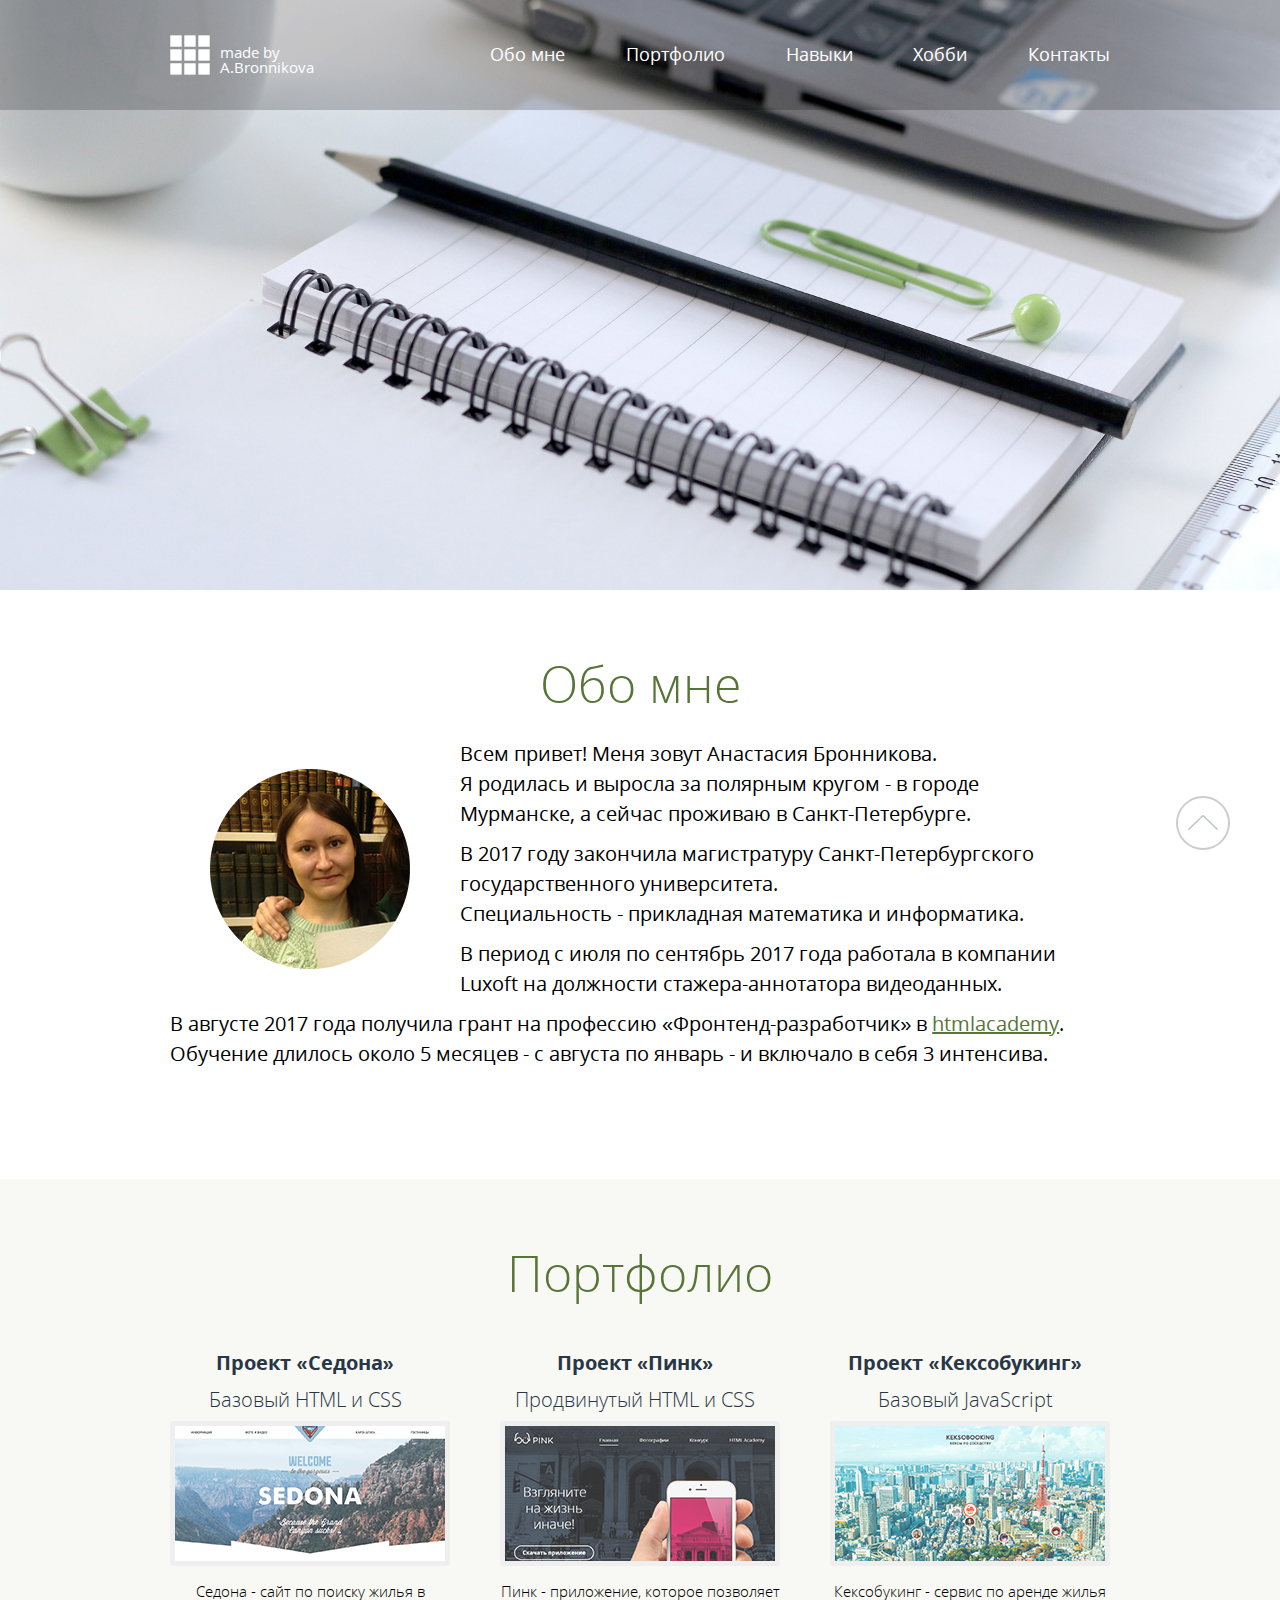
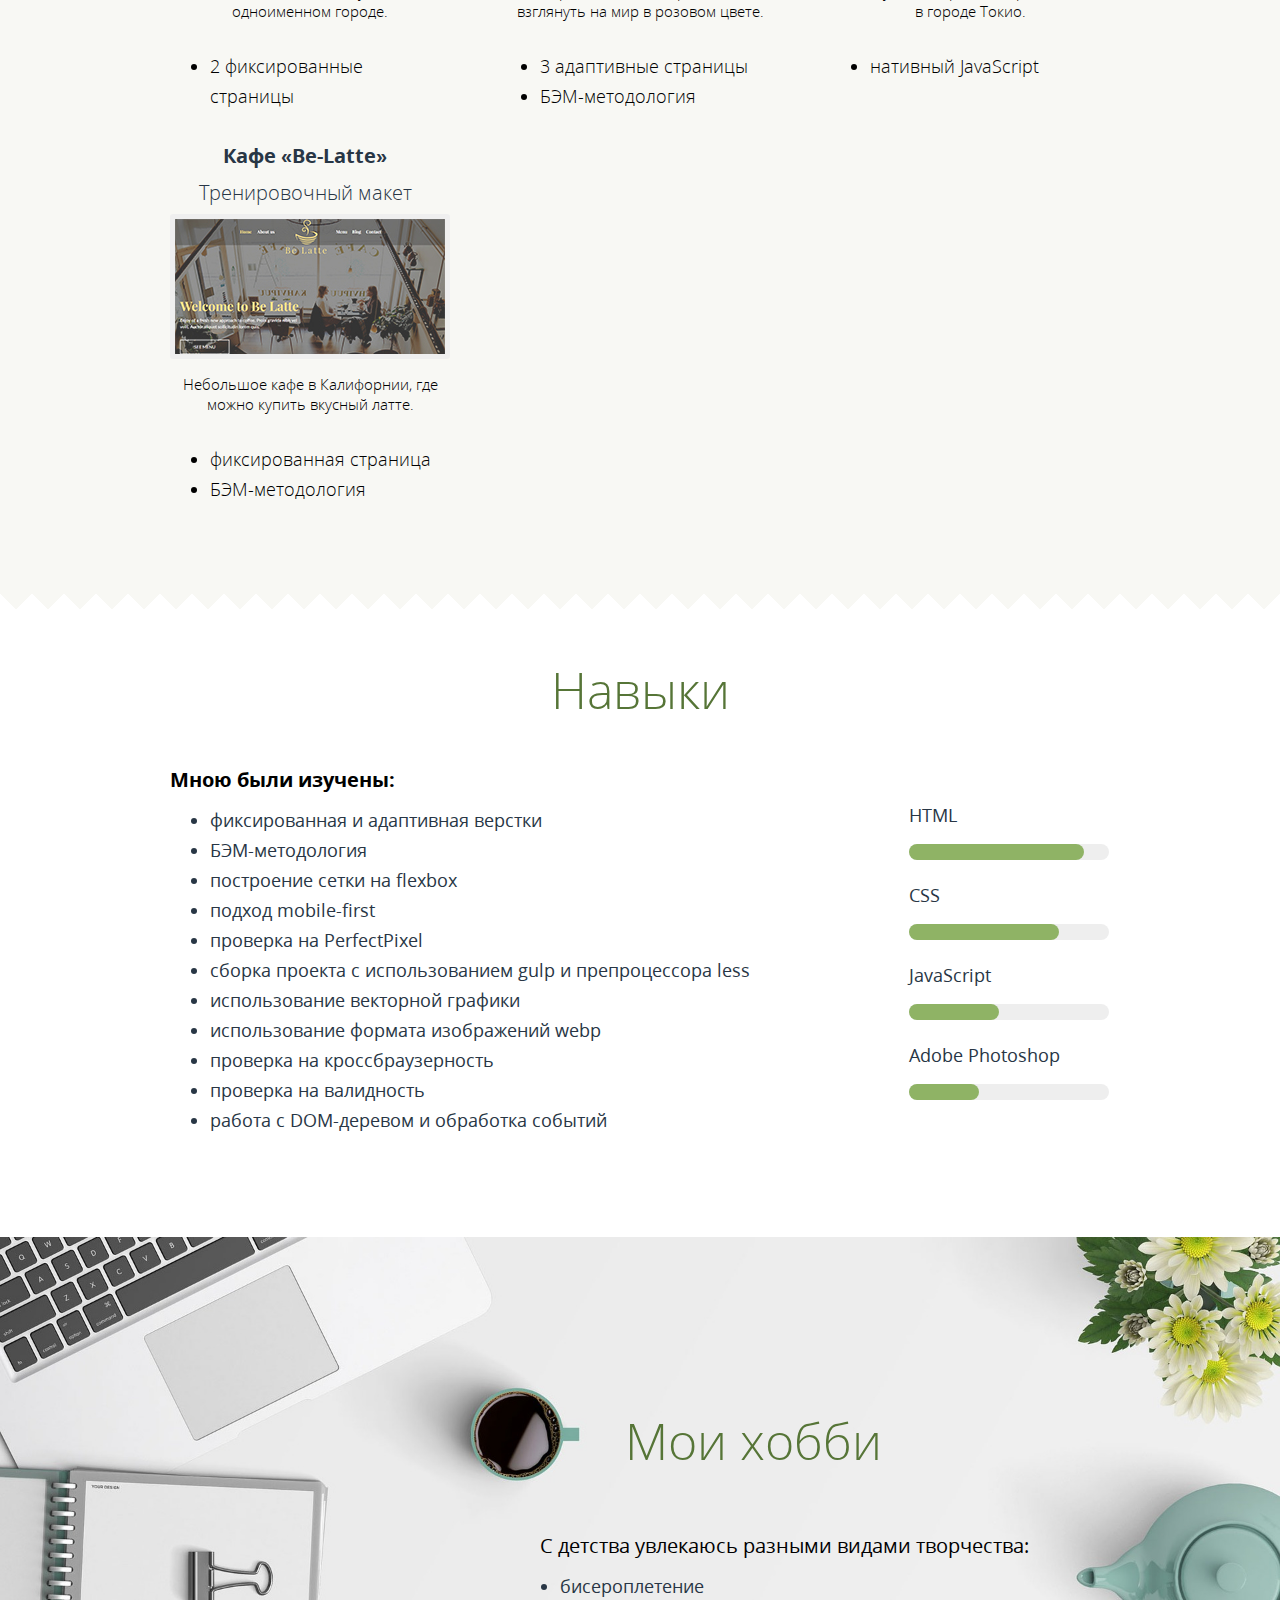
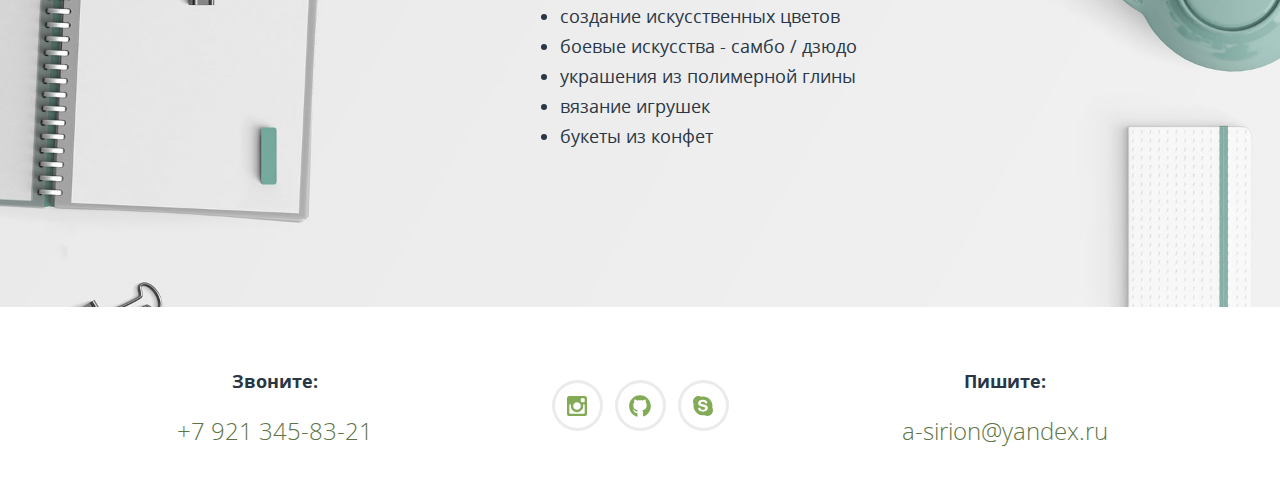
<file: index.html>
<!DOCTYPE html>
<html lang="ru">
  <head>
    <meta charset="utf-8">
    <meta name="viewport" content="width=device-width,initial-scale=1">
    <meta name="format-detection" content="telephone=no">
    <title>Портфолио: Бронникова Анастасия</title>
    <link href="css/style.css" rel="stylesheet">
  </head>
  <body class="body-style">

    <div style="display:none">
      <svg xmlns="http://www.w3.org/2000/svg" xmlns:xlink="http://www.w3.org/1999/xlink"><symbol id="sprite-icon-gallery" viewbox="0 0 130 130">
<rect fill="none" width="130" height="130"></rect>
<g>
	<rect x="1" y="1.13" width="36.972" height="36.969"></rect>
	<rect x="1" y="46.489" width="36.972" height="36.97"></rect>
	<rect x="46.436" y="1.13" width="36.965" height="36.969"></rect>
	<rect x="46.436" y="46.489" width="36.965" height="36.97"></rect>
	<rect x="92.028" y="1.13" width="36.972" height="36.969"></rect>
	<rect x="92.028" y="46.489" width="36.972" height="36.97"></rect>
	<rect x="1" y="91.901" width="36.972" height="36.969"></rect>
	<rect x="46.436" y="91.901" width="36.965" height="36.969"></rect>
	<rect x="92.028" y="91.901" width="36.972" height="36.969"></rect>
</g>
</symbol><symbol id="sprite-icon-git" viewbox="0 0 130 130">
<rect fill="none" width="17" height="17"></rect>
<g>
	<path fill="#82aa57" d="M65,1.9c-35.3,0-64,28.7-64,64c0,30.1,20.7,55.3,48.7,62.1c0-7.9,0-23,0-23.5c-0.1-0.1-12.1,7-18.3-5.3
		c-0.7-1.5-2.2-6.6-6-9.4c-0.1-0.1-2.9-1.5-3.1-2.9c0-0.2,0.2-0.6,0.4-0.7c0.3-0.1,4.8-2,9.9,4.4c1.5,2.1,5,10.4,17,5.3
		c0.3-1.3,0.6-3.3,3.2-5.7c-17.9-2.1-24.5-8.3-27-23.6c-1.6-10.4,1.5-19.1,6-23.4c-0.7-0.9-3-8.5,0.6-16.6c3.8-0.8,10.9,2,17.1,6.5
		c8.8-3.2,25.2-2.3,31.1,0c2.8-2.3,12.8-7.7,17.1-6.5c1.3,3.2,3.1,11,0.6,16.6c5.6,5.7,7.1,13.1,6.1,22.2
		c-1.2,13.8-8.2,23.1-27.2,24.7c3.2,2.2,6.1,5.3,6.1,10.5c0,5.6,0,18.9,0,26.6C109.7,119.5,129,95,129,65.9
		C129,30.6,100.3,1.9,65,1.9z"></path>
</g>
</symbol><symbol id="sprite-icon-instagram" viewbox="0 0 256 256" preserveaspectratio="xMidYMid">
    <g>
        <path fill="#82aa57" d="M226.467714,256 L29.5322856,256 C13.2237152,256 0,242.771645 0,226.451622 L0,29.5325465 C0,13.2215704 13.2237152,0 29.5322856,0 L226.467714,0 C242.778546,0 256,13.2215704 256,29.5325465 L256,226.451622 C256,242.771645 242.778546,256 226.467714,256 L226.467714,256 Z M127.998869,78.7662732 C100.807364,78.7662732 78.767839,100.803732 78.767839,127.995477 C78.767839,155.182698 100.807364,177.231465 127.998869,177.231465 C155.190374,177.231465 177.234423,155.182698 177.234423,127.995477 C177.234423,100.803732 155.190374,78.7662732 127.998869,78.7662732 L127.998869,78.7662732 Z M226.467714,39.3774825 C226.467714,33.9427521 222.057548,29.5325465 216.611557,29.5325465 L187.079272,29.5325465 C181.640066,29.5325465 177.234423,33.9427521 177.234423,39.3774825 L177.234423,68.9213372 C177.234423,74.3560676 181.640066,78.7662732 187.079272,78.7662732 L216.611557,78.7662732 C222.057548,78.7662732 226.467714,74.3560676 226.467714,68.9213372 L226.467714,39.3774825 Z M226.467714,108.296558 L204.181672,108.296558 C205.805518,114.59976 206.764447,121.185667 206.764447,127.995477 C206.764447,171.504983 171.501206,206.766273 127.998869,206.766273 C84.4987941,206.766273 49.2332918,171.504983 49.2332918,127.995477 C49.2332918,121.185667 50.1967436,114.59976 51.8205896,108.296558 L29.5322856,108.296558 L29.5322856,216.613471 C29.5322856,222.043678 33.9424523,226.451622 39.3884427,226.451622 L216.611557,226.451622 C222.057548,226.451622 226.467714,222.043678 226.467714,216.613471 L226.467714,108.296558 Z"></path>
    </g>
</symbol><symbol id="sprite-icon-skype" viewbox="0 0 256 256" preserveaspectratio="xMidYMid">
    <g>
        <path fill="#82aa57" d="M246.93895,149.01069 C246.857867,149.460702 246.801109,149.914768 246.715971,150.364779 L246.278122,147.786333 C246.517317,148.187695 246.715971,148.605274 246.93895,149.01069 C248.260607,141.818608 248.953868,134.456251 248.953868,127.097949 C248.953868,110.779951 245.759189,94.948452 239.44686,80.0453559 C233.35751,65.64903 224.645118,52.7203104 213.536717,41.6200174 C202.444532,30.5197244 189.507704,21.8073323 175.119487,15.7179824 C160.220445,9.41376198 144.388946,6.21908306 128.070948,6.21908306 C120.380204,6.21908306 112.677298,6.94072373 105.181154,8.37995091 C105.164938,8.38400507 105.144667,8.38400507 105.124396,8.38805923 C105.546029,8.61103809 105.971716,8.80969198 106.38524,9.04077916 L103.843281,8.64347138 C104.268968,8.56238815 104.698709,8.47319661 105.124396,8.38805923 C94.8389896,2.91899596 83.2724681,0 71.564051,0 C52.4486816,0 34.4765856,7.4434397 20.9600127,20.9640668 C7.44749386,34.4806398 0,52.4527358 0,71.5681052 C0,83.7346425 3.12981234,95.6944176 9.00429171,106.263615 C9.08132077,105.825766 9.13402486,105.383863 9.21916225,104.946013 L9.65701164,107.479864 C9.42997862,107.082556 9.23132473,106.669032 9.00429171,106.263615 C7.81236836,113.111094 7.18397339,120.108576 7.18397339,127.097949 C7.18397339,143.420002 10.3786523,159.247446 16.6909811,174.154597 C22.7722227,188.554977 31.4886689,201.475588 42.5849078,212.575881 C53.6933091,223.676174 66.6139203,232.400728 81.0183546,238.473862 C95.9173965,244.790245 111.75295,247.988978 128.070948,247.988978 C135.173838,247.988978 142.292945,247.340312 149.241777,246.107847 C148.836361,245.880814 148.422836,245.674052 148.009312,245.434856 L150.591812,245.888922 C150.145855,245.97406 149.695843,246.026764 149.241777,246.107847 C159.948816,252.164764 172.070758,255.383768 184.448111,255.383768 C203.559427,255.383768 221.523414,247.95249 235.039987,234.427809 C248.560614,220.919344 256,202.943194 256,183.827825 C256,171.620746 252.853971,159.620429 246.93895,149.01069 L246.93895,149.01069 Z M128.553393,201.130984 C85.6076649,201.130984 66.3949956,180.016913 66.3949956,164.193523 C66.3949956,156.077092 72.3870457,150.389104 80.6453718,150.389104 C99.0228838,150.389104 94.2632988,176.777639 128.553393,176.777639 C146.10791,176.777639 155.801409,167.246306 155.801409,157.491995 C155.801409,151.625624 152.906738,145.122749 141.348325,142.272674 L103.15002,132.737287 C72.3870457,125.022219 66.8044659,108.39205 66.8044659,92.759205 C66.8044659,60.3015916 97.364732,48.1147834 126.064138,48.1147834 C152.501322,48.1147834 183.665658,62.7259799 183.665658,82.1981154 C183.665658,90.5415789 176.441143,95.3944097 168.186871,95.3944097 C152.501322,95.3944097 155.387885,73.6843772 123.793808,73.6843772 C108.116367,73.6843772 99.4323541,80.7832132 99.4323541,90.9429409 C99.4323541,101.082398 111.813762,104.321672 122.565397,106.770386 L150.839116,113.046227 C181.808853,119.946409 189.661763,138.027967 189.661763,155.059498 C189.661763,181.43587 169.415282,201.130984 128.553393,201.130984 Z M148.009312,245.434856 C148.422836,245.674052 148.836361,245.880814 149.241777,246.107847 C149.695843,246.026764 150.145855,245.97406 150.591812,245.888922 L148.009312,245.434856 Z M246.715971,150.364779 C246.801109,149.914768 246.857867,149.460702 246.93895,149.01069 C246.715971,148.605274 246.517317,148.187695 246.278122,147.786333 L246.715971,150.364779 Z M9.21916225,104.946013 C9.13402486,105.383863 9.08132077,105.825766 9.00429171,106.263615 C9.23132473,106.669032 9.42997862,107.082556 9.65701164,107.479864 L9.21916225,104.946013 Z M106.38524,9.04077916 C105.971716,8.80969198 105.546029,8.61103809 105.124396,8.38805923 C104.698709,8.47319661 104.268968,8.56238815 103.843281,8.64347138 L106.38524,9.04077916 Z"></path>
    </g>
</symbol></svg>
    </div>

    <header class="page-header">
      <div class="page-header__container">
        <div class="page-header__wrapper page-header__wrapper--none">   <!--page-header__wrapper--none, page-header__wrapper--transparent-->
          <svg class="page-header__logo-desktop" width="40px" height="40px">
            <use xlink:href="#sprite-icon-gallery"></use>
          </svg>
          <p class="page-header__logo-title">made by<br> A.Bronnikova</p>
        </div>
        <nav class="main-nav main-nav--opened main-nav--nojs">   <!--main-nav--opened, main-nav--closed-->
          <button class="main-nav__toggle" type="button">
            <span class="visually-hidden">Закрыть меню</span>
          </button>
          <ul class="main-nav__list site-list">
            <li class="site-list__item">
              <a class="site-list__link" href="#about">Обо мне</a>
            </li>
            <li class="site-list__item">
              <a class="site-list__link" href="#portfolio">Портфолио</a>
            </li>
            <li class="site-list__item">
              <a class="site-list__link" href="#skills">Навыки</a>
            </li>
            <li class="site-list__item">
              <a class="site-list__link" href="#hobby">Хобби</a>
            </li>
            <li class="site-list__item">
              <a class="site-list__link" href="#contacts">Контакты</a>
            </li>
          </ul>
        </nav>
      </div>
    </header>

    <main class="page-main">
      <a class="page-main__button" href="#">
        <img class="page-main__button-image" src="img/arrow.png">
        <span class="visually-hidden">Наверх</span></a>
      <h1 class="visually-hidden">Портфолио</h1>
      <div class="page-image">
        <h2 class="visually-hidden">Фоновое изображение</h2>
      </div>

      <section class="information">
        <a name="about"></a>
        <h2 class="visually-hidden">Обо мне</h2>
        <div class="information__wrapper">
          <p class="information__title">Обо мне</p>
          <div class="information__container">
            <img class="information__image" src="img/photo.png" width="200" height="200" alt="Фото">
            <div class="information__text">
              <p class="information__text-sentence">Всем привет! Меня&nbsp;зовут&nbsp;Анастасия&nbsp;Бронникова.</p>
              <p class="information__text-sentence">Я родилась и выросла за полярным кругом - в городе Мурманске,&nbsp;а сейчас проживаю в Санкт-Петербурге.</p>
              <p class="information__text-sentence information__text-sentence--space">В 2017 году закончила магистратуру Санкт-Петербургского государственного университета.</p>
              <p class="information__text-sentence information__text-sentence--mobile">Специальность - прикладная математика и информатика.</p>
              <p class="information__text-sentence information__text-sentence--space">В период с июля по сентябрь 2017&nbsp;года&nbsp;работала в компании Luxoft на должности стажера-аннотатора видеоданных.</p>
            </div>
            <div class="information__text-bottom">
              <p class="information__text-sentence">В августе 2017 года получила грант на профессию <q>Фронтенд-разработчик</q> в&nbsp;<a class="information__href-academy" href="https://htmlacademy.ru/">htmlacademy</a>.</p>
              <p class="information__text-sentence">Обучение длилось около 5 месяцев - с&nbsp;августа по январь - и&nbsp;включало в&nbsp;себя&nbsp;3 интенсива.</p>
            </div>
          </div>
        </div>
      </section>

      <section class="portfolio">
        <a name="portfolio"></a>
        <h2 class="visually-hidden">Портфолио</h2>
        <div class="portfolio__wrapper">
          <p class="portfolio__title">Портфолио</p>
          <div class="portfolio__container">

            <div class="portfolio__box">
              <h3 class="portfolio__name">Проект <q>Седона</q></h3>
              <a class="portfolio__course-name" href="https://assets.htmlacademy.ru/certificates/intensive/43/419959.pdf">Базовый HTML и CSS</a>
              <a class="portfolio__image-container" href="sedona/index.html">
                <img class="portfolio__image" src="img/sedona-promo.png">
              </a>
              <p class="portfolio__text">Седона - сайт по поиску жилья в одноименном городе.</p>
              <ul class="portfolio__description">
                <li>2 фиксированные страницы</li>
              </ul>
            </div>

            <div class="portfolio__box">
              <h3 class="portfolio__name">Проект <q>Пинк</q></h3>
              <a class="portfolio__course-name" href="https://assets.htmlacademy.ru/certificates/intensive/47/419959.pdf">Продвинутый HTML и CSS</a>
              <a class="portfolio__image-container" href="pink/index.html">
                <img class="portfolio__image" src="img/pink-promo.png">
              </a>
              <p class="portfolio__text">Пинк - приложение, которое позволяет взглянуть на мир в розовом цвете.</p>
              <ul class="portfolio__description">
                <li>3 адаптивные страницы</li>
                <li>БЭМ-методология</li>
              </ul>
            </div>

            <div class="portfolio__box">
              <h3 class="portfolio__name">Проект <q>Кексобукинг</q></h3>
              <a class="portfolio__course-name" href="https://assets.htmlacademy.ru/certificates/intensive/55/419959.pdf">Базовый JavaScript</a>
              <a class="portfolio__image-container" href="keksobooking/index.html">
                <img class="portfolio__image" src="img/keksobooking-promo.png">
              </a>
              <p class="portfolio__text">Кексобукинг - сервис по аренде жилья в городе Токио.</p>
              <ul class="portfolio__description">
                <li>нативный JavaScript</li>
              </ul>
            </div>

            <div class="portfolio__box">
              <h3 class="portfolio__name">Кафе <q>Be-Latte</q></h3>
              <p class="portfolio__course-name portfolio__course-name--static">Тренировочный макет</p>
              <a class="portfolio__image-container" href="be-latte/index.html">
                <img class="portfolio__image" src="img/be-latte-promo.jpg">
              </a>
              <p class="portfolio__text">Небольшое кафе в Калифорнии, где можно купить вкусный латте.</p>
              <ul class="portfolio__description">
                <li>фиксированная страница</li>
                <li>БЭМ-методология</li>
              </ul>
            </div>

            

          </div>
        </div>
      </section>

      <section class="skills">
        <a name="skills"></a>
        <h2 class="visually-hidden">Навыки</h2>
        <div class="skills__wrapper">
          <p class="skills__title">Навыки</p>
          <div class="skills__container">
            <div class="skills__box">
              <p class="skills__text">Мною были изучены:</p>
              <ul class="skills__list">
                <li>фиксированная и&nbsp;адаптивная&nbsp;верстки</li>
                <li>БЭМ-методология</li>
                <li>построение сетки на flexbox</li>
                <li>подход mobile-first</li>
                <li>проверка на PerfectPixel</li>
                <li>сборка проекта с использованием gulp и препроцессора less</li>
                <li>использование векторной графики</li>
                <li>использование формата изображений webp</li>
                <li>проверка на кроссбраузерность</li>
                <li>проверка на валидность</li>
                <li>работа с DOM-деревом и обработка событий</li>
              </ul>
            </div>
            <div class="skills__box skills__box--mobile">
              <ul class="skills__key">
                <li class="skills__item skills__item--html">HTML</li>
                <li class="skills__item skills__item--css">CSS</li>
                <li class="skills__item skills__item--javascript">JavaScript</li>
                <li class="skills__item skills__item--photoshop">Adobe Photoshop</li>
              </ul>
            </div>
          </div>
        </div>
      </section>
      <section class="hobby">
        <a name="hobby"></a>
        <div class="hobby__image">
          <h2 class="visually-hidden">Хобби</h2>
          <div class="hobby__wrapper">
            <p class="hobby__title">Мои хобби</p>
            <div class="hobby__text">С детства увлекаюсь разными видами творчества:</div>
            <ul class="hobby__list">
              <li>бисероплетение</li>
              <li>создание искусственных цветов</li>
              <li>боевые искусства - самбо / дзюдо</li>
              <li>украшения из полимерной глины</li>
              <li>вязание игрушек</li>
              <li>букеты из конфет</li>
            </ul>
          </div>
        </div>
      </section>

    </main>

    <footer class="page-footer">
      <a name="contacts"></a>
      <div class="page-footer__container">
        <div class="page-footer__contacts">
          <p class="page-footer__title">Звоните:</p>
          <a class="page-footer__phone" href="tel: +79213458321">+7 921 345-83-21</a>
        </div>

        <div class="page-footer__social social">
          <ul class="social__list">
            <li class="social__item">
              <a class="social__link social__link--instagram" href="https://www.instagram.com/asyasirion"><span class="visually-hidden">Инстаграм</span>
                <svg class="social__image" width="20px" height="20px">
                  <use xlink:href="#sprite-icon-instagram"></use>
                </svg>
              </a>
            </li>
            <li class="social__item">
              <a class="social__link social__link--git" href="https://github.com/AnastasiaBro"><span class="visually-hidden">Гитхаб</span>
                <svg class="social__image" width="22px" height="22px">
                  <use xlink:href="#sprite-icon-git"></use>
                </svg>
              </a>
            </li>
            <li class="social__item">
              <a class="social__link social__link--skype" href="skype:a-sirion?chat"><span class="visually-hidden">Скайп</span>
                <svg class="social__image" width="20px" height="20px">
                  <use xlink:href="#sprite-icon-skype"></use>
                </svg>
              </a>
            </li>
          </ul>
        </div>

        <div class="page-footer__contacts">
          <p class="page-footer__title">Пишите:</p>
          <a class="page-footer__email" href="mailto:a-sirion@yandex.ru">a-sirion@yandex.ru</a>
        </div>
      </div>
    </footer>

    <script src="js/menu.js"></script>
    <script src="js/picturefill.js"></script>
    <script src="js/svgxuse.js"></script>
    <script src="js/svg4everybody.js"></script>
    <script src="js/objectfit.js"></script>
  </body>
</html>
</file>
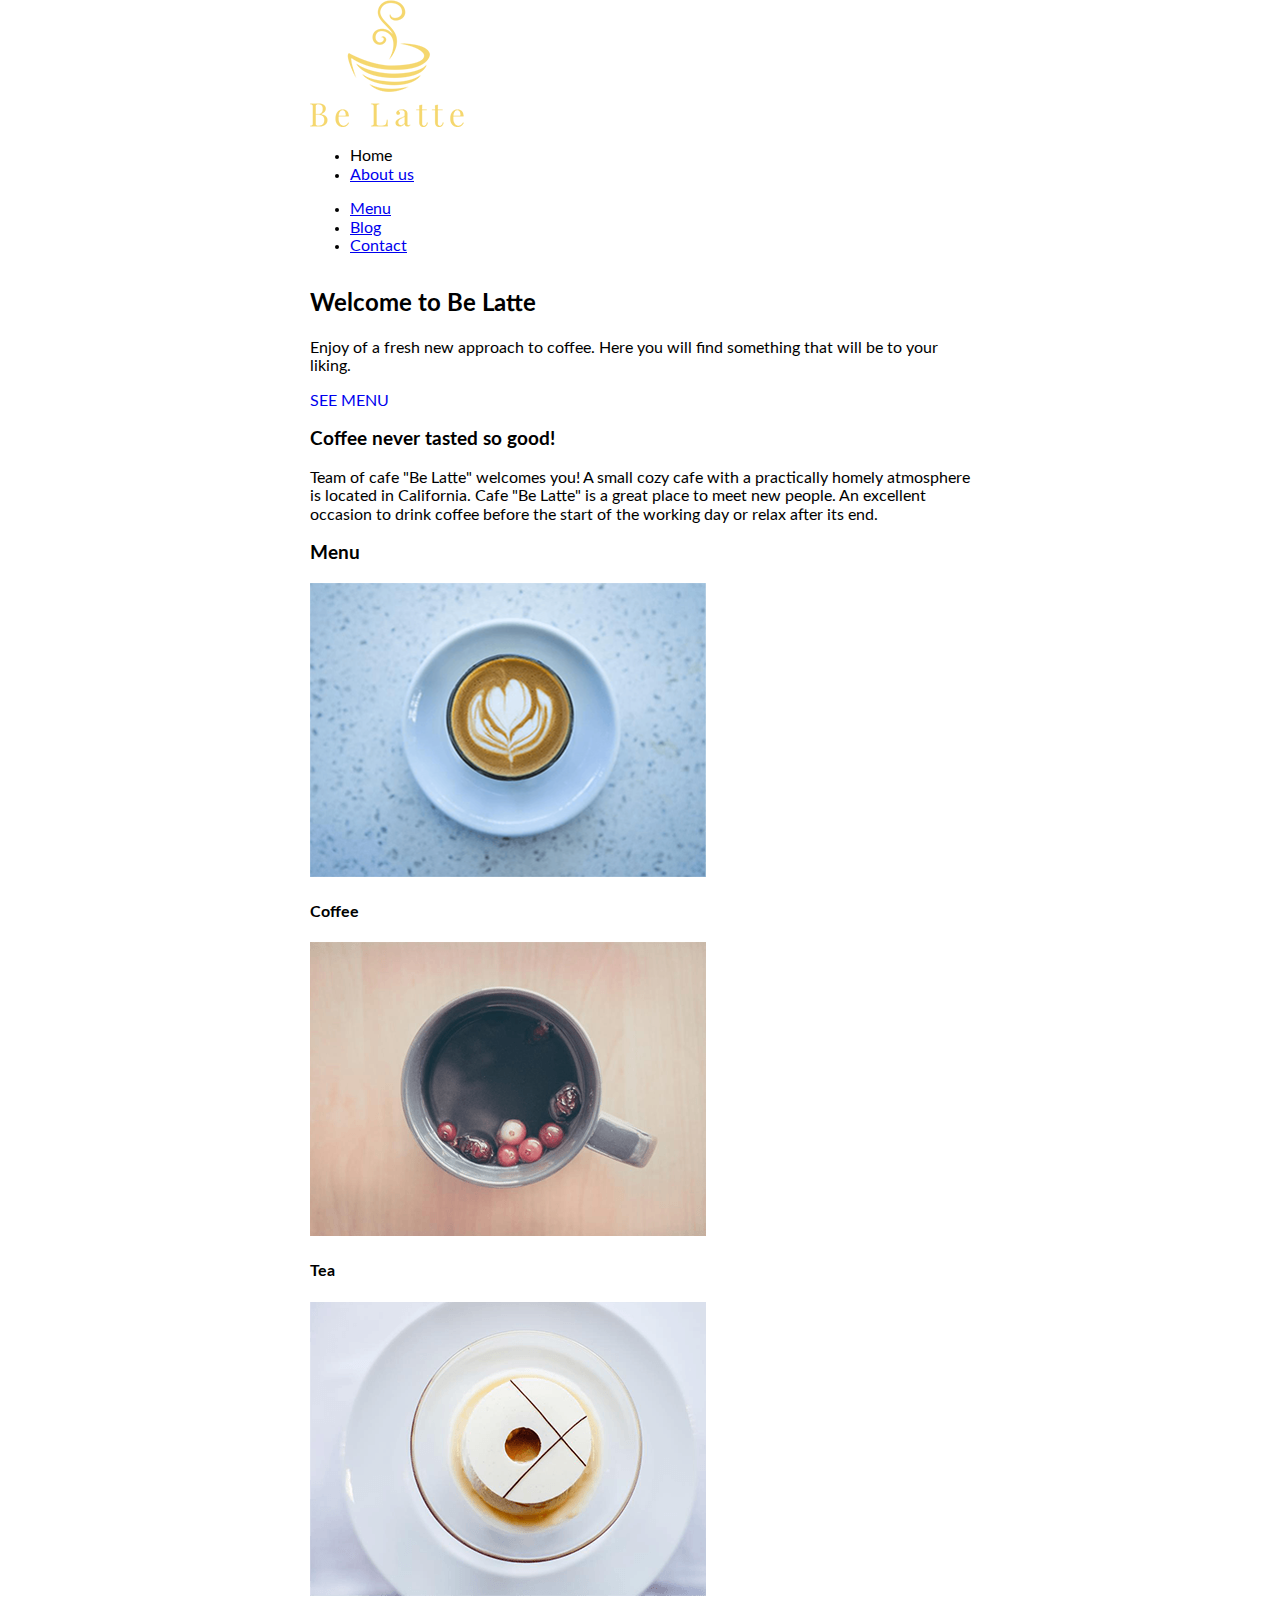
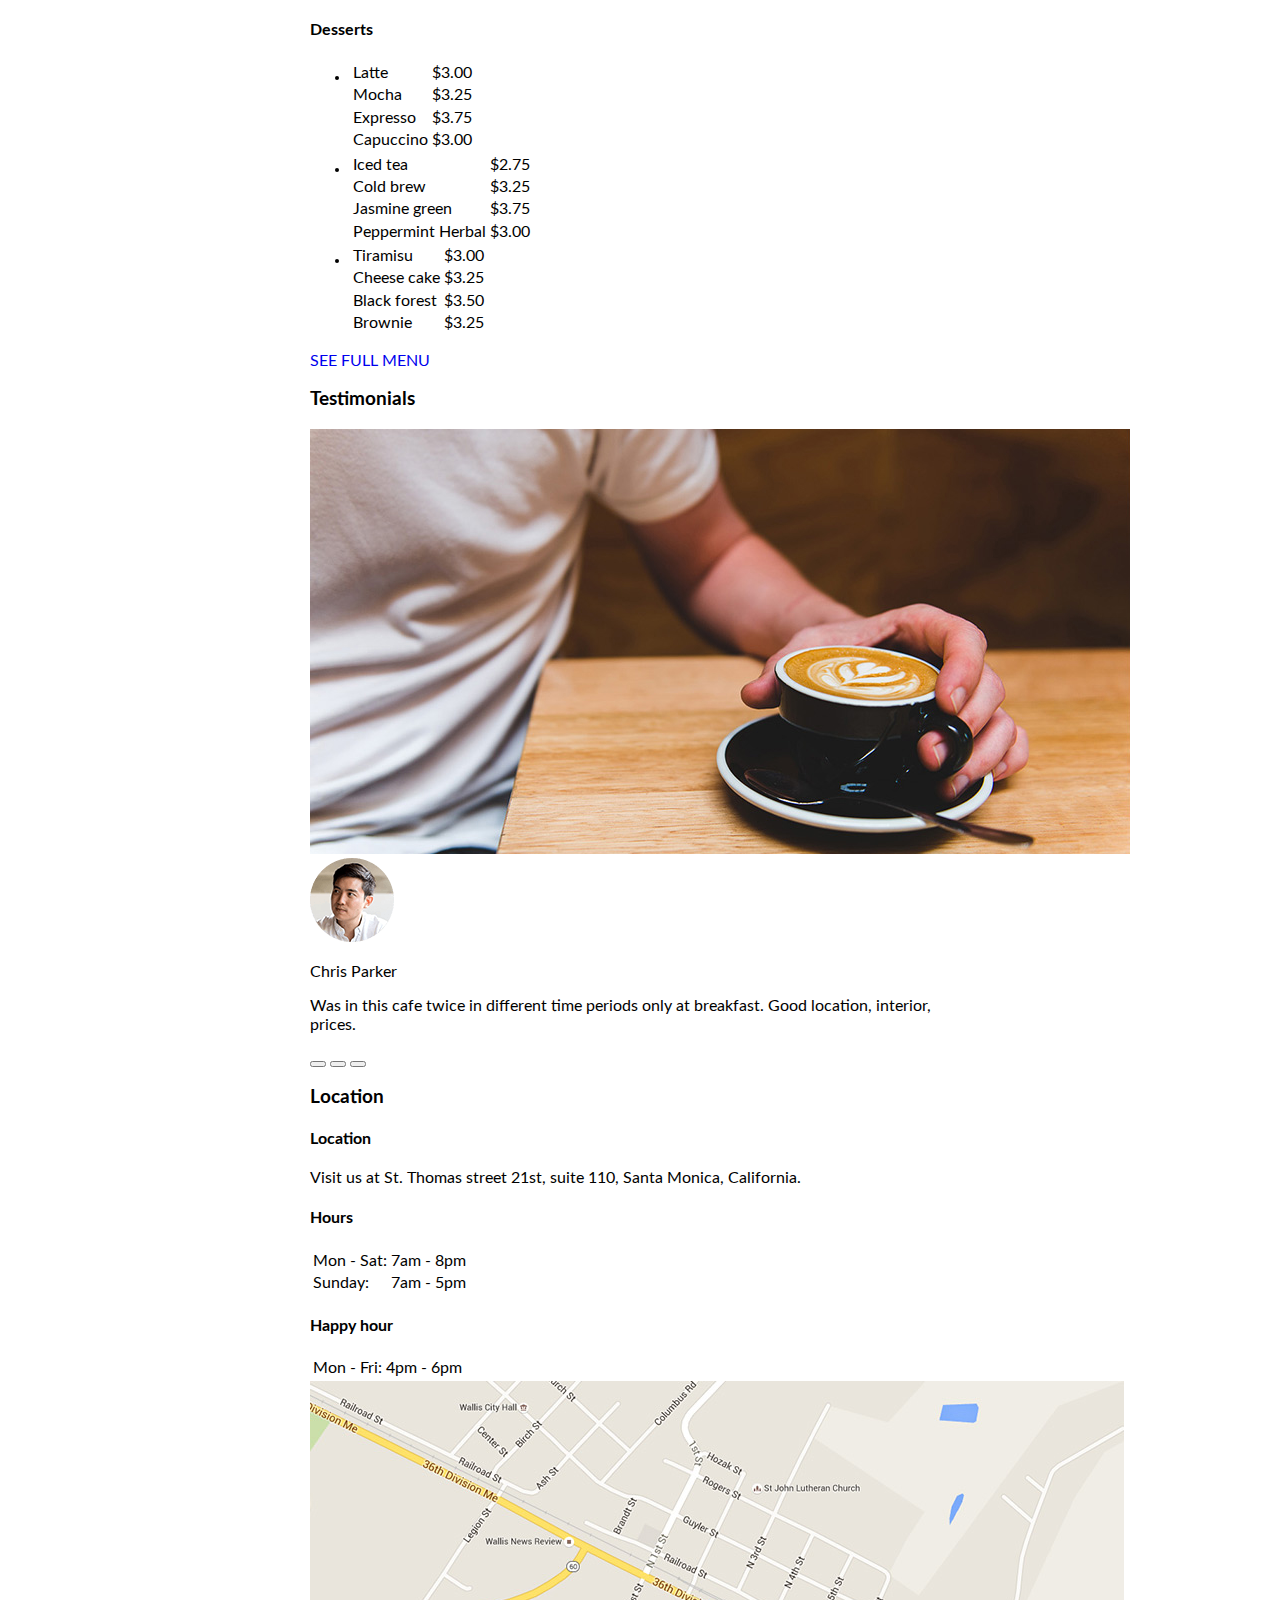
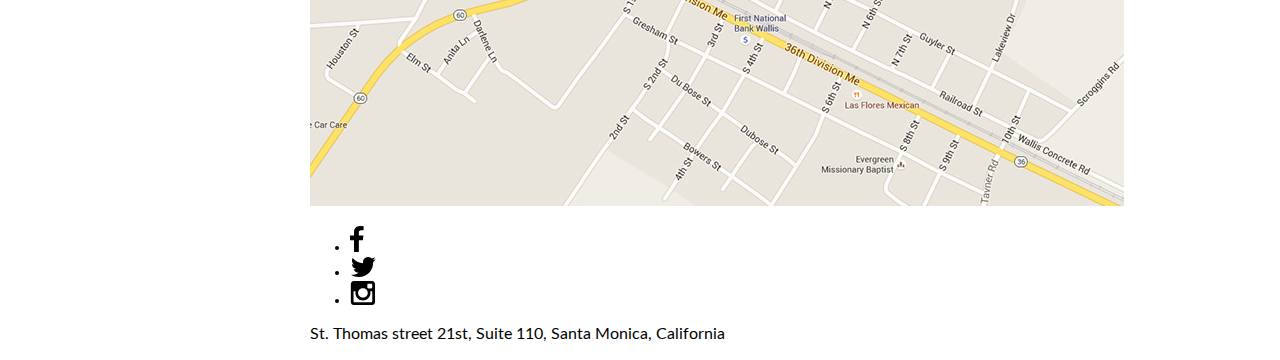
<file: be-latte/index.html>
<!DOCTYPE html>
<html lang="en">
  <head>
    <meta charset="utf-8">
    <meta name="viewport" content="width=device-width,initial-scale=1">
    <meta name="format-detection" content="telephone=no">
    <title>Cafe be-Latte</title>
    <link href="css/style.css" rel="stylesheet">
  </head>
  <body class="body-style">

    <div style="display:none">
      <svg xmlns="http://www.w3.org/2000/svg" xmlns:xlink="http://www.w3.org/1999/xlink"><symbol id="icon-facebook">
<path fill-rule="evenodd" d="M13.607,0.180 C13.182,0.118 11.719,-0.007 10.020,-0.007 C6.465,-0.007 4.027,2.149 4.027,6.102 L4.027,9.508 L0.016,9.508 L0.016,14.132 L4.027,14.132 L4.027,25.990 L8.840,25.990 L8.840,14.132 L12.836,14.132 L13.449,9.508 L8.840,9.508 L8.840,6.555 C8.840,5.227 9.202,4.305 11.137,4.305 L13.607,4.305 L13.607,0.180 Z"></path>
</symbol><symbol id="icon-instagram">
<path fill-rule="evenodd" d="M22.256,20.272 C22.256,20.803 21.831,21.225 21.296,21.225 L4.480,21.225 C3.946,21.225 3.521,20.803 3.521,20.272 L3.521,10.148 L5.739,10.148 C5.534,10.789 5.424,11.492 5.424,12.195 C5.424,16.194 8.791,19.428 12.928,19.428 C17.081,19.428 20.447,16.194 20.447,12.195 C20.447,11.492 20.337,10.789 20.132,10.148 L22.256,10.148 L22.256,10.148 L22.256,20.272 ZM17.788,11.945 C17.788,14.523 15.618,16.616 12.928,16.616 C10.254,16.616 8.083,14.523 8.083,11.945 C8.083,9.367 10.254,7.274 12.928,7.274 C15.618,7.274 17.788,9.367 17.788,11.945 ZM22.256,6.320 C22.256,6.914 21.768,7.398 21.171,7.398 L18.433,7.398 C17.836,7.398 17.348,6.914 17.348,6.320 L17.348,3.742 C17.348,3.149 17.836,2.664 18.433,2.664 L18.433,2.664 L21.171,2.664 C21.768,2.664 22.256,3.149 22.256,3.742 L22.256,6.320 ZM24.993,3.071 C24.993,1.383 23.593,-0.007 21.894,-0.007 L3.930,-0.007 L3.930,-0.007 C2.231,-0.007 0.831,1.383 0.831,3.071 L0.831,20.912 C0.831,22.600 2.231,23.990 3.930,23.990 L21.894,23.990 C23.593,23.990 24.993,22.600 24.993,20.912 L24.993,3.071 Z"></path>
</symbol><symbol id="icon-twitter">
<path fill-rule="evenodd" d="M25.723,2.367 C24.811,2.758 23.820,3.039 22.798,3.148 C23.852,2.523 24.654,1.539 25.031,0.368 C24.056,0.946 22.955,1.368 21.807,1.586 C20.879,0.602 19.557,-0.007 18.094,-0.007 C15.278,-0.007 13.013,2.258 13.013,5.039 C13.013,5.430 13.060,5.820 13.139,6.195 C8.923,5.977 5.164,3.977 2.663,0.914 C2.222,1.665 1.970,2.523 1.970,3.461 C1.970,5.211 2.867,6.758 4.236,7.664 C3.402,7.632 2.615,7.398 1.939,7.023 C1.939,7.039 1.939,7.070 1.939,7.086 C1.939,9.539 3.685,11.570 6.013,12.038 C5.588,12.147 5.132,12.210 4.676,12.210 C4.346,12.210 4.031,12.179 3.716,12.132 C4.361,14.132 6.233,15.585 8.467,15.632 C6.721,16.991 4.534,17.788 2.159,17.788 C1.734,17.788 1.341,17.772 0.932,17.725 C3.182,19.163 5.856,19.990 8.735,19.990 C18.078,19.990 23.191,12.304 23.191,5.633 C23.191,5.414 23.191,5.195 23.175,4.976 C24.166,4.258 25.031,3.367 25.723,2.367 Z"></path>
</symbol></svg>
    </div>

    <header class="page-header">
      <div class="page-header__container">
        <a class="page-header__logo">
          <img class="page-header__logo-image" src="img/logo.png" alt="Logo">
        </a>
        <nav class="page-header__navigation">
          <ul class="page-header__navigation-left">
            <li class="page-header__item">
              <a class="page-header__link page-header__link--active">Home</a>
            </li>
            <li class="page-header__item">
              <a class="page-header__link" href="#">About us</a>
            </li>
          </ul>
          <ul class="page-header__navigation-right">
            <li class="page-header__item">
              <a class="page-header__link" href="#menu">Menu</a>
            </li>
            <li class="page-header__item">
              <a class="page-header__link" href="#">Blog</a>
            </li>
            <li class="page-header__item">
              <a class="page-header__link" href="#contact">Contact</a>
            </li>
          </ul>
        </nav>
      </div>
    </header>

    <section class="page-image">
      <div class="page-image__container">
        <h2 class="page-image__title flash">Welcome to Be Latte</h2>
        <p class="page-image__text flash">Enjoy of a fresh new approach to coffee. Here you will find something that will be to your liking.</p>
        <a class="page-image__button button" href="#menu">See menu</a>
      </div>
    </section>
    <section class="description">
      <div class="description__container">
        <h3 class="description__title">Coffee never tasted <span class="description__title--bold description__title--underline">so good</span><span class="description__title--bold">!</span></h3>
        <p class="description__text">Team of cafe "Be Latte" welcomes you! A small cozy cafe with a practically homely atmosphere is located in California. Cafe "Be Latte" is a great place to meet new people. An excellent occasion to drink coffee before the start of the working day or relax after its end.</p>
      </div>
    </section>

    <section class="menu">
      <div class="menu__container">
        <a name="menu"></a>
        <h3 class="menu__title">Menu</h3>

        <div class="menu__wrapper">
          <div class="menu__image-wrapper">
            <img class="menu__image" src="img/cup-of-coffee.png" alt="Coffee">
            <h4 class="menu__image-name">Coffee</h4>
          </div>
          <div class="menu__image-wrapper">
            <img class="menu__image" src="img/cup-of-tea.png" alt="Tea">
            <h4 class="menu__image-name">Tea</h4>
          </div>
          <div class="menu__image-wrapper">
            <img class="menu__image" src="img/dessert-full.png" alt="Desserts">
            <h4 class="menu__image-name">Desserts</h4>
          </div>
        </div>

        <ul class="menu__table-list">
          <li class="menu__table-wrapper">
            <table class="menu__table">
              <tr>
                <td class="menu__row-name">Latte</td>
                <td class="menu__price">$3.00</td>
              </tr>
              <tr>
                <td class="menu__row-name">Mocha</td>
                <td class="menu__price">$3.25</td>
              </tr>
              <tr>
                <td class="menu__row-name">Expresso</td>
                <td class="menu__price">$3.75</td>
              </tr>
              <tr>
                <td class="menu__row-name">Capuccino</td>
                <td class="menu__price">$3.00</td>
              </tr>
            </table>
          </li>
          <li class="menu__table-wrapper">
            <table class="menu__table">
              <tr>
                <td class="menu__row-name">Iced tea</td>
                <td class="menu__price">$2.75</td>
              </tr>
              <tr>
                <td class="menu__row-name">Cold brew</td>
                <td class="menu__price">$3.25</td>
              </tr>
              <tr>
                <td class="menu__row-name">Jasmine green</td>
                <td class="menu__price">$3.75</td>
              </tr>
              <tr>
                <td class="menu__row-name">Peppermint Herbal</td>
                <td class="menu__price">$3.00</td>
              </tr>
            </table>
          </li>
          <li class="menu__table-wrapper">
            <table class="menu__table">
              <tr>
                <td class="menu__row-name">Tiramisu</td>
                <td class="menu__price">$3.00</td>
              </tr>
              <tr>
                <td class="menu__row-name">Cheese cake</td>
                <td class="menu__price">$3.25</td>
              </tr>
              <tr>
                <td class="menu__row-name">Black forest</td>
                <td class="menu__price">$3.50</td>
              </tr>
              <tr>
                <td class="menu__row-name">Brownie</td>
                <td class="menu__price">$3.25</td>
              </tr>
            </table>
          </li>
        </ul>

        <a class="menu__button button" href="#">See full menu</a>

      </div>
    </section>

    <section class="testimonials">
      <div class="testimonials__container">
        <h3 class="testimonials__title">Testimonials</h3>
        <img class="testimonials__image" src="img/coffee-photo.jpg" alt="Coffee example">
        <div class="testimonials__wrapper">
          <div class="testimonials__wrapper-review testimonials__wrapper-review--first flash">
            <img class="testimonials__photo" src="img/chris.png" alt="Photo">
            <p class="testimonials__name">Chris Parker</p>
            <p class="testimonials__review">Was in this cafe twice in different time periods only at breakfast. Good location, interior, prices.</p>
          </div>

          <div class="testimonials__wrapper-review testimonials__wrapper-review--second visually-hidden">
            <img class="testimonials__photo" src="img/anna.png" alt="Photo">
            <p class="testimonials__name">Anna Nicolson</p>
            <p class="testimonials__review">We went with a friend to this cafe and fell in love. The food is delicious, the staff is polite and always with&nbsp;a&nbsp;smile.</p>
          </div>

          <div class="testimonials__wrapper-review testimonials__wrapper-review--third visually-hidden">
            <img class="testimonials__photo" src="img/jim.png" alt="Photo">
            <p class="testimonials__name">Jim Andersen</p>
            <p class="testimonials__review testimonials__review--wide">Visited the institution by the company - despite the day off, we were promptly given a table by the window. Orders brought quickly, depending on the dish.</p>
          </div>
        </div>

        <div class="testimonials__wrapper-button">
          <button class="testimonials__controls testimonials__controls--active" id="first"><span class="visually-hidden">First</span></button>
          <button class="testimonials__controls" id="second"><span class="visually-hidden">Second</span></button>
          <button class="testimonials__controls" id="third"><span class="visually-hidden">Third</span></button>
        </div>
      </div>
    </section>

    <section class="location">
      <div class="location__container">
        <h3 class="location__main-title">Location</h3>
        <div class="location__wrapper">
          <h4 class="location__title">Location</h4>
          <p class="location__text">Visit us at St. Thomas street 21st, suite 110, Santa Monica, California.</p>
          <h4 class="location__title">Hours</h4>
          <table class="location__table">
            <tr>
              <td class="location__row-name">Mon - Sat:</td>
              <td class="location__time">7am - 8pm</td>
            </tr>
            <tr>
              <td class="location__row-name">Sunday:</td>
              <td class="location__time">7am - 5pm</td>
            </tr>
          </table>
          <h4 class="location__title">Happy hour</h4>
          <table class="location__table">
            <tr>
              <td class="location__row-name">Mon - Fri:</td>
              <td class="location__time">4pm - 6pm</td>
            </tr>
          </table>
        </div>
        <img class="location__image" src="img/map.jpg" alt="Map">
      </div>
    </section>

    <footer class="contacts">
      <a name="contact"></a>
      <ul class="contacts__list">
        <li class="contacts__item">
          <a class="contacts__link contacts__link--facebook" href="#"><span class="visually-hidden">Facebook</span>
            <svg class="contacts__image" width="14px" height="26px">
              <use xlink:href="#icon-facebook"></use>
            </svg>
          </a>
        </li>
        <li class="contacts__item">
          <a class="contacts__link contacts__link--twitter" href="#"><span class="visually-hidden">Twitter</span>
            <svg class="contacts__image" width="26px" height="20px">
              <use xlink:href="#icon-twitter"></use>
            </svg>
          </a>
        </li>
        <li class="contacts__item">
          <a class="contacts__link contacts__link--instagram" href="#"><span class="visually-hidden">instagram</span>
            <svg class="contacts__image" width="25px" height="24px">
              <use xlink:href="#icon-instagram"></use>
            </svg>
          </a>
        </li>
      </ul>
      <p class="contacts__address">St. Thomas street 21st, Suite 110, Santa Monica, California</p>
    </footer>
    <script src="js/slider.js"></script>
  </body>
</html>
</file>
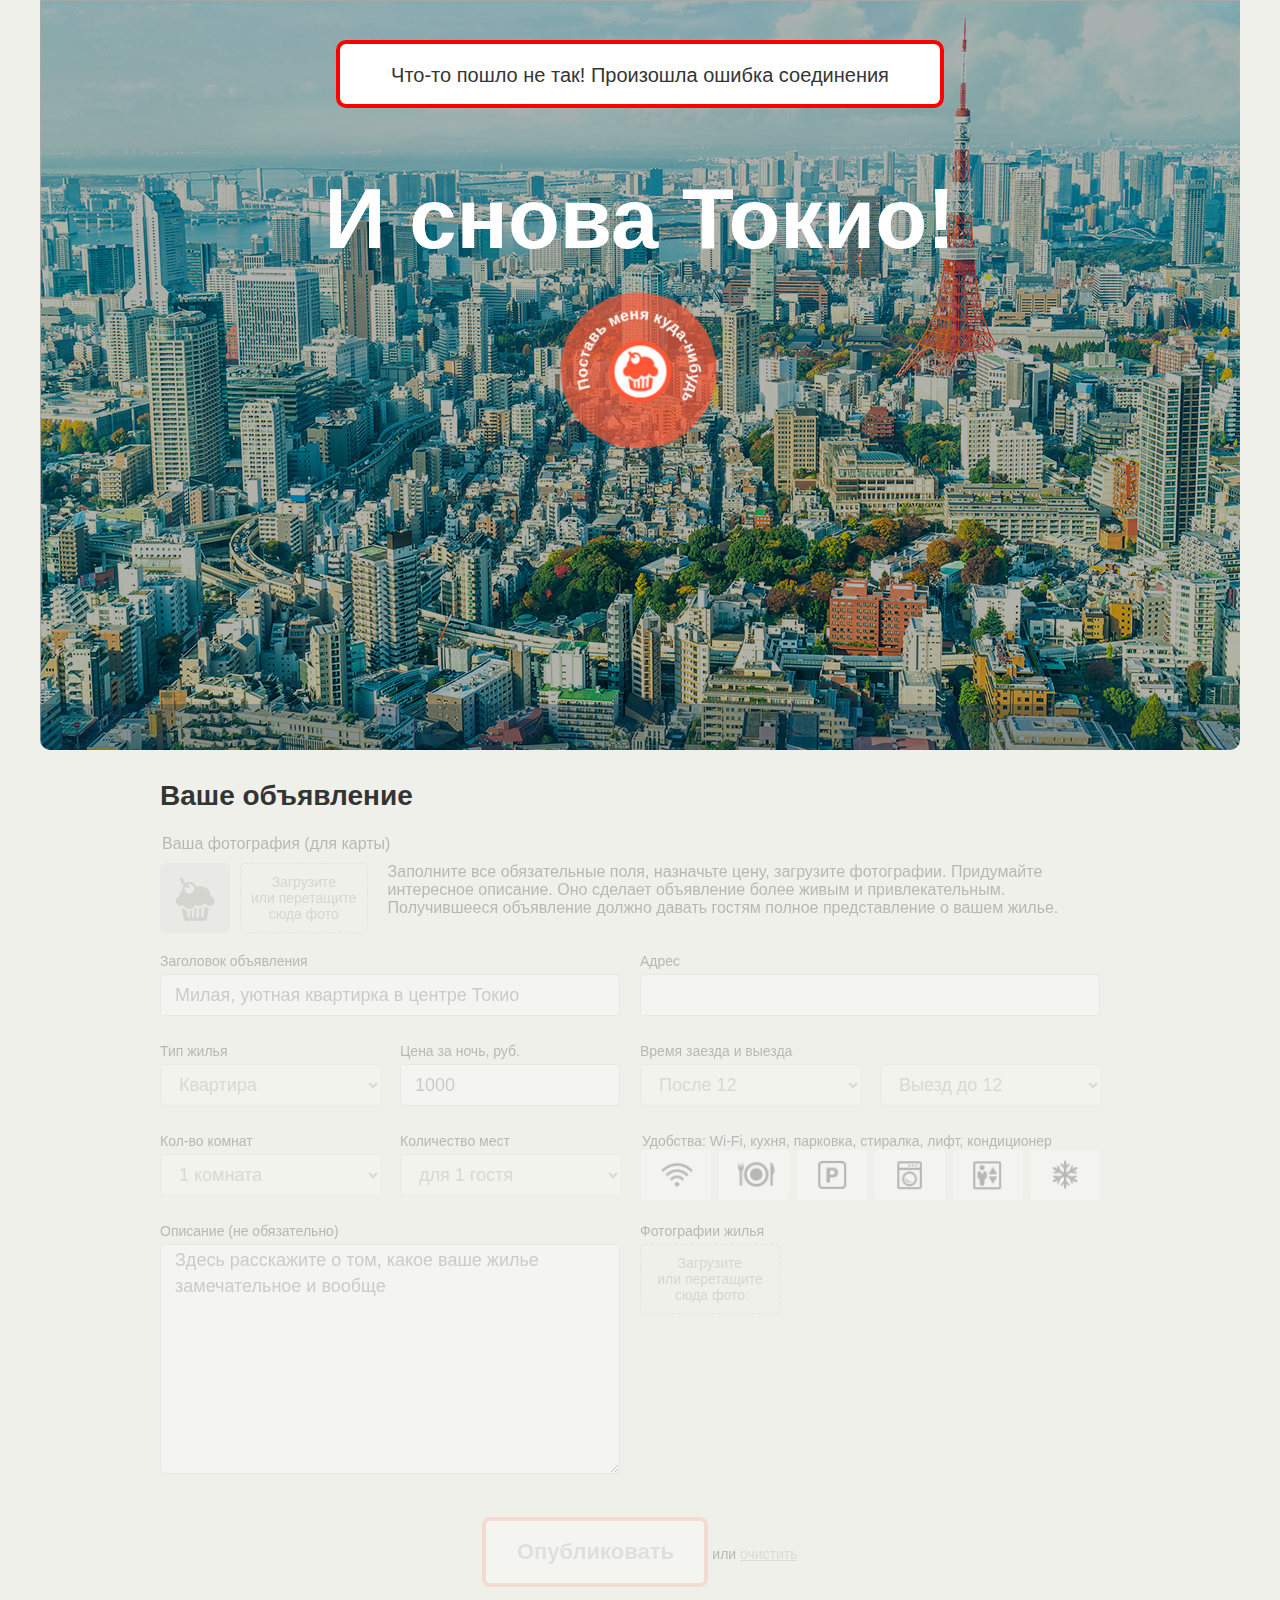
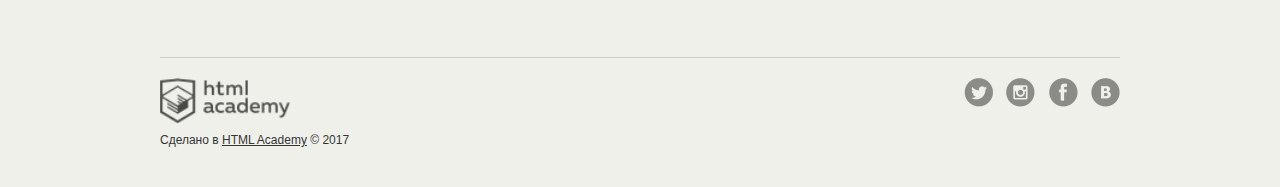
<file: keksobooking/index.html>
<!DOCTYPE html>
<html lang="en">
<head>
  <meta charset="UTF-8">
  <link rel="stylesheet" href="css/style.css">
  <link rel="shortcut icon" href="favicon.ico" type="image/x-icon">
  <title>Keksobooking</title>
</head>
<body>

<header class="header">
  <h1 class="visuallyhidden">Keksobooking. Кексы по соседству</h1>
</header>

<main>
  <section class="map map--faded">
    <div class="map__pins">
      <div class="map__pinsoverlay"><h2>И снова Токио!</h2></div>

      <button class="map__pin map__pin--main">
        <img src="img/main-pin-image.png" width="40" height="44" draggable="false" alt="Главный пин">
        <svg viewBox="0 0 70 70">
          <defs>
            <path d="M35,35m-23,0a23,23 0 1,1 46,0a23,23 0 1,1 -46,0" id="tophalf" />
          </defs>

          <ellipse cx="35" cy="35" rx="35" ry="35" fill="rgba(255, 86, 53, 0.7)" />
          <text><textPath xlink:href="#tophalf" startOffset="0">Поставь меня куда-нибудь</textPath></text>
        </svg>
      </button>
    </div>

    <div class="map__filters-container">
      <form action="#" class="map__filters" autocomplete="off">
        <select name="housing-type" id="housing-type" class="map__filter">
          <option value="any" selected>Любой тип жилья</option>
          <option value="flat">Квартира</option>
          <option value="house">Дом</option>
          <option value="bungalo">Сарай</option>
        </select>

        <select name="housing-price" id="housing-price" class="map__filter">
          <option value="any" selected>Любая</option>
          <option value="middle">10000 - 50000&#x20bd;</option>
          <option value="low">до 10000&#x20bd;</option>
          <option value="high">от 50000&#x20bd;</option>
        </select>

        <select name="housing-rooms" id="housing-rooms" class="map__filter">
          <option value="any" selected>Любое число комнат</option>
          <option value="1">Одна комната</option>
          <option value="2">Две комнаты</option>
          <option value="3">Три комнаты</option>
        </select>

        <select name="housing-guests" id="housing-guests" class="map__filter">
          <option value="any" selected>Любое число гостей</option>
          <option value="1">Один гость</option>
          <option value="2">Два гостя</option>
        </select>

        <fieldset id="housing-features" class="map__filter-set features">
          <input type="checkbox" name="features" value="wifi" id="filter-wifi">
          <label class="feature feature--wifi" for="filter-wifi">Wi-Fi</label>

          <input type="checkbox" name="features" value="dishwasher" id="filter-dishwasher">
          <label class="feature feature--dishwasher" for="filter-dishwasher">Посудомоечная машина</label>

          <input type="checkbox" name="features" value="parking" id="filter-parking">
          <label class="feature feature--parking" for="filter-parking">Парковка</label>

          <input type="checkbox" name="features" value="washer" id="filter-washer">
          <label class="feature feature--washer" for="filter-washer">Стиральная машина</label>

          <input type="checkbox" name="features" value="elevator" id="filter-elevator">
          <label class="feature feature--elevator" for="filter-elevator">Лифт</label>

          <input type="checkbox" name="features" value="conditioner" id="filter-conditioner">
          <label class="feature feature--conditioner" for="filter-conditioner">Кондиционер</label>
         </fieldset>
      </form>
    </div>
  </section>

  <div class="notice">
    <h2 class="notice__title">Ваше объявление</h2>

    <form class="notice__form notice__form--disabled" method="post" enctype="multipart/form-data" autocomplete="off">
      <fieldset class="notice__header">
        <legend>Ваша фотография (для карты)</legend>
        <div class="notice__photo">
          <div class="upload">
            <div class="notice__preview">
              <img src="img/muffin.png" alt="Аватар пользователя"  width="40" height="44">
            </div>
            <input type="file" id="avatar">
            <label class="drop-zone" for="avatar">Загрузите или&nbsp;перетащите сюда фото</label>
            <p class="notice__info">Заполните все обязательные поля, назначьте цену, загрузите фотографии. Придумайте интересное описание. Оно сделает объявление более живым и привлекательным. Получившееся объявление должно давать гостям полное представление о вашем жилье.</p>
          </div>
        </div>
      </fieldset>

      <fieldset class="form__element form__element--wide">
        <label for="title">Заголовок объявления</label>
        <input id="title" name="title" type="text" placeholder="Милая, уютная квартирка в центре Токио">
      </fieldset>

      <fieldset class="form__element form__element--wide">
        <label for="address">Адрес</label>
        <input id="address" name="address" type="text">
      </fieldset>

      <fieldset class="form__element">
        <label for="type">Тип жилья</label>
        <select id="type" name="type">
          <option value="flat" selected>Квартира</option>
          <option value="bungalo">Лачуга</option>
          <option value="house">Дом</option>
          <option value="palace">Дворец</option>
        </select>
      </fieldset>

      <fieldset class="form__element">
        <label for="price">Цена за ночь, руб.</label>
        <input id="price" name="price" type="number" placeholder="5000">
      </fieldset>

      <fieldset class="form__element">
        <label for="timein">Время заезда и выезда</label>
        <select id="timein" name="timein">
          <option value="12:00" selected>После 12</option>
          <option value="13:00">После 13</option>
          <option value="14:00">После 14</option>
        </select>
        <select id="timeout" name="timeout" title="Time to go out">
          <option value="12:00" selected>Выезд до 12</option>
          <option value="13:00">Выезд до 13</option>
          <option value="14:00">Выезд до 14</option>
        </select>
      </fieldset>

      <fieldset class="form__element">
        <label for="room_number">Кол-во комнат</label>
        <select id="room_number" name="rooms">
          <option value="1" selected>1 комната</option>
          <option value="2">2 комнаты</option>
          <option value="3">3 комнаты</option>
          <option value="100">100 комнат</option>
        </select>
      </fieldset>

      <fieldset class="form__element">
        <label for="capacity">Количество мест</label>
        <select id="capacity" name="capacity">
          <option value="3" selected>для 3 гостей</option>
          <option value="2">для 2 гостей</option>
          <option value="1">для 1 гостя</option>
          <option value="0">не для гостей</option>
        </select>
      </fieldset>

      <fieldset class="form__element features form__element--wide">
        <legend>Удобства: Wi-Fi, кухня, парковка, стиралка, лифт, кондиционер</legend>

        <input type="checkbox" name="features" value="wifi" id="feature-wifi">
        <label class="feature feature--wifi" for="feature-wifi">Wi-Fi</label>

        <input type="checkbox" name="features" value="dishwasher" id="feature-dishwasher">
        <label class="feature feature--dishwasher" for="feature-dishwasher">Посудомоечная машина</label>

        <input type="checkbox" name="features" value="parking" id="feature-parking">
        <label class="feature feature--parking" for="feature-parking">Парковка</label>

        <input type="checkbox" name="features" value="washer" id="feature-washer">
        <label class="feature feature--washer" for="feature-washer">Стиральная машина</label>

        <input type="checkbox" name="features" value="elevator" id="feature-elevator">
        <label class="feature feature--elevator" for="feature-elevator">Лифт</label>

        <input type="checkbox" name="features" value="conditioner" id="feature-conditioner">
        <label class="feature feature--conditioner" for="feature-conditioner">Кондиционер</label>
      </fieldset>

      <fieldset class="form__element form__element--wide">
        <label for="description">Описание (не обязательно)</label>
        <textarea id="description" name="description" placeholder="Здесь расскажите о том, какое ваше жилье замечательное и вообще"></textarea>
      </fieldset>

      <fieldset class="form__element form__element--wide">
        <label>Фотографии жилья</label>
        <div class="form__photo-container">
          <div class="upload">
            <input type="file" id="images">
            <label for="images" class="drop-zone">Загрузите или&nbsp;перетащите сюда фото</label>
          </div>
        </div>
      </fieldset>

      <fieldset class="form__element form__element--submit">
        <button class="form__submit" type="submit">Опубликовать</button>
        или <button class="form__reset" type="reset">очистить</button>
      </fieldset>
    </form>
  </div>
</main>

<footer class="footer container">
  <div class="center-wrapper">
    <section class="footer-logo">
      Сделано в <a tabindex="1" href="https://htmlacademy.ru" class="footer-logo-link"><img src="img/ha-logo.png" class="footer-logo-image" width="130" alt="HTML Academy"/>HTML Academy</a> &copy; 2017
    </section>
    <nav class="footer-social">
      <a href="https://twitter.com/htmlacademy_ru" class="footer-social-item footer-social-item-twitter" target="_blank" rel="nofollow">Twitter</a>
      <a href="https://www.instagram.com/htmlacademy/" class="footer-social-item footer-social-item-instagram" target="_blank" rel="nofollow">Instagtam</a>
      <a href="https://www.facebook.com/htmlacademy" class="footer-social-item footer-social-item-facebook" target="_blank" rel="nofollow">Facebook</a>
      <a href="https://vk.com/htmlacademy" class="footer-social-item footer-social-item-vk" target="_blank" rel="nofollow">VK</a>
    </nav>
  </div>
</footer>

<template>
  <article class="map__card popup">
    <img src="img/avatars/user01.png" class="popup__avatar" width="70" height="70">
    <button class="popup__close">Закрыть</button>
    <h3>Уютное гнездышко для молодоженов</h3>
    <p><small>102-0082 Tōkyō-to, Chiyoda-ku, Ichibanchō, 14−3</small></p>
    <p class="popup__price">5200&#x20bd;/ночь</p>
    <h4>Квартира</h4>
    <p>2 комнаты для 3 гостей</p>
    <p>Заезд после 14:00, выезд до 10:00</p>
    <ul class="popup__features">
      <li class="feature feature--wifi"></li>
      <li class="feature feature--dishwasher"></li>
      <li class="feature feature--parking"></li>
      <li class="feature feature--washer"></li>
      <li class="feature feature--elevator"></li>
      <li class="feature feature--conditioner"></li>
    </ul>
    <p>Великолепная квартира-студия в центре Токио. Подходит как туристам, так и бизнесменам. Квартира полностью укомплектована и недавно отремонтирована.</p>
    <ul class="popup__pictures">
      <li><img src=""></li>
    </ul>
  </article>

  <button style="left: 200px; top: 400px;" class="map__pin"><img src="img/avatars/user07.png" width="40" height="40" draggable="false"></button>
</template>
<script src="js/constants.js"></script>
<script src="js/elements.js"></script>
<script src="js/util.js"></script>
<script src="js/backend.js"></script>
<script src="js/pin.js"></script>
<script src="js/card.js"></script>
<script src="js/show-card.js"></script>
<script src="js/map.js"></script>
<script src="js/filter.js"></script>
<script src="js/debounce.js"></script>
<script src="js/load-photos.js"></script>
<script src="js/synchronize-fields.js"></script>
<script src="js/form.js"></script>
</body>
</html>
</file>
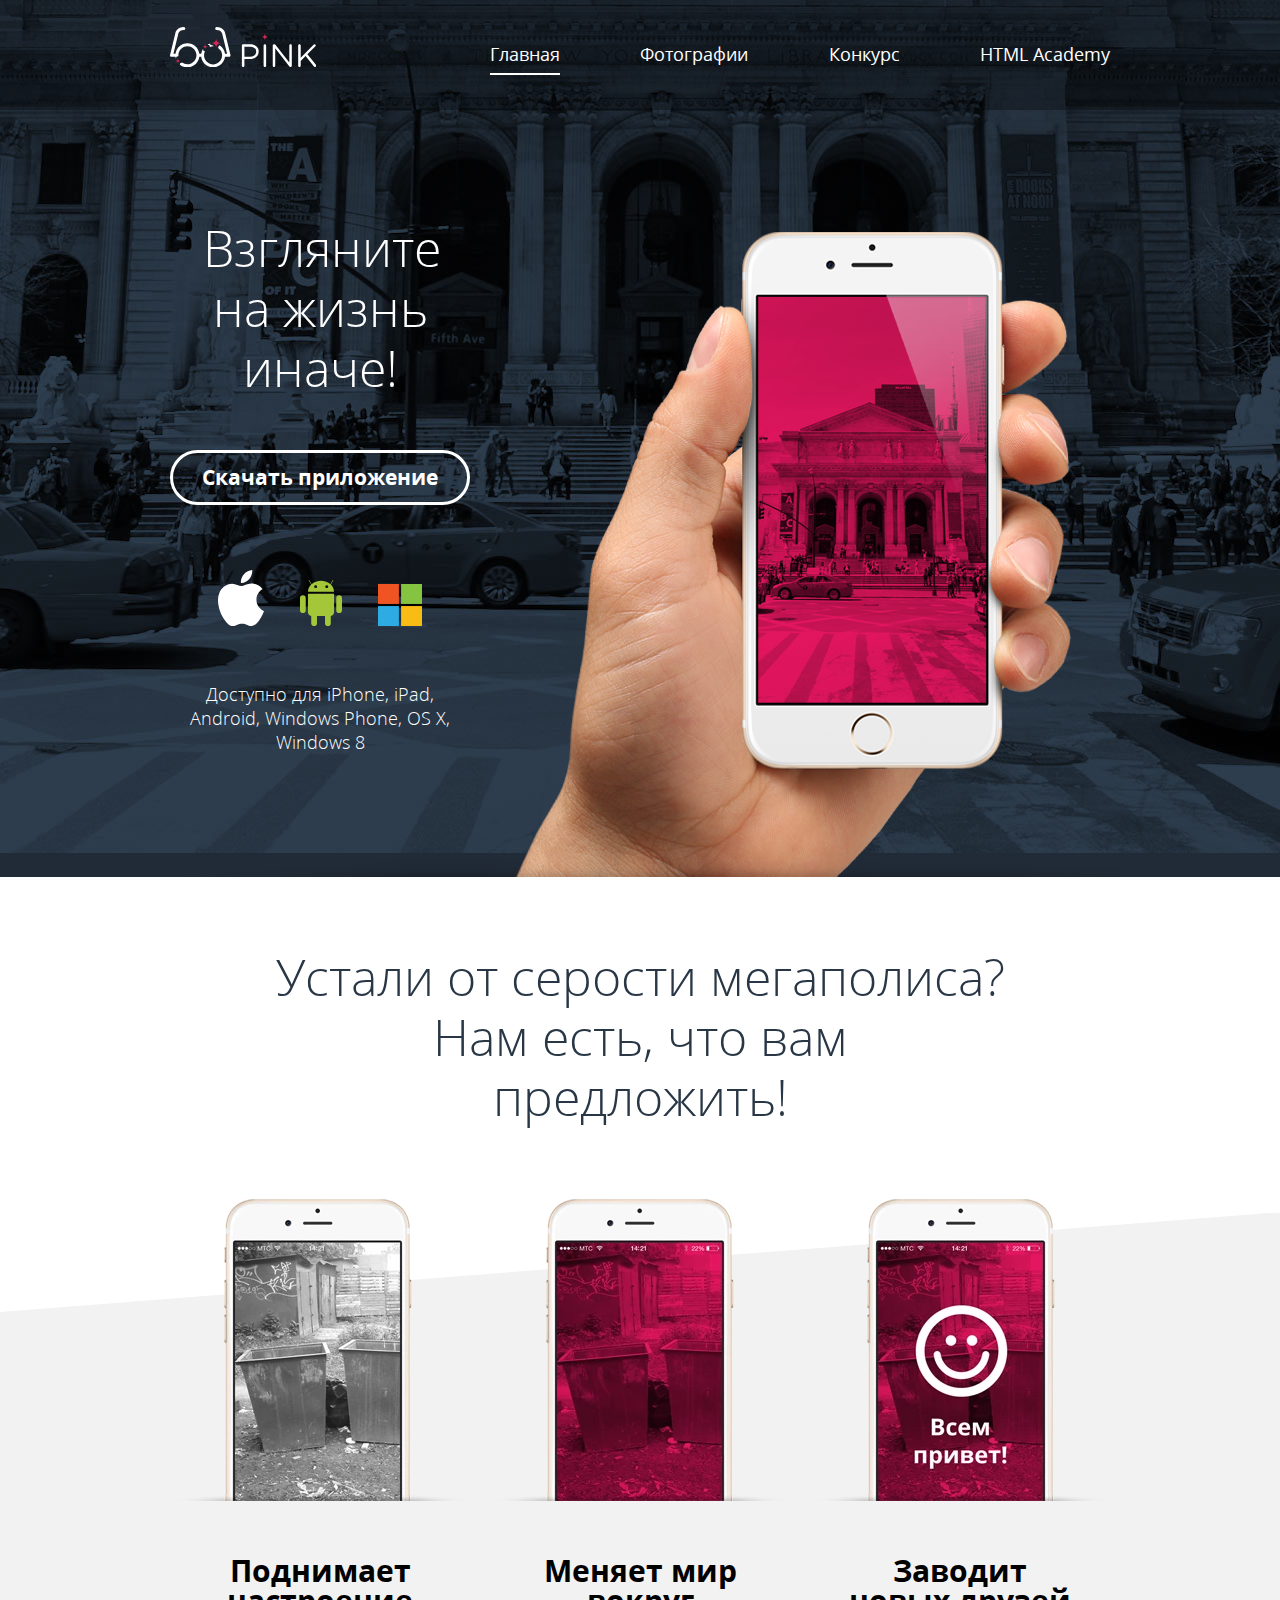
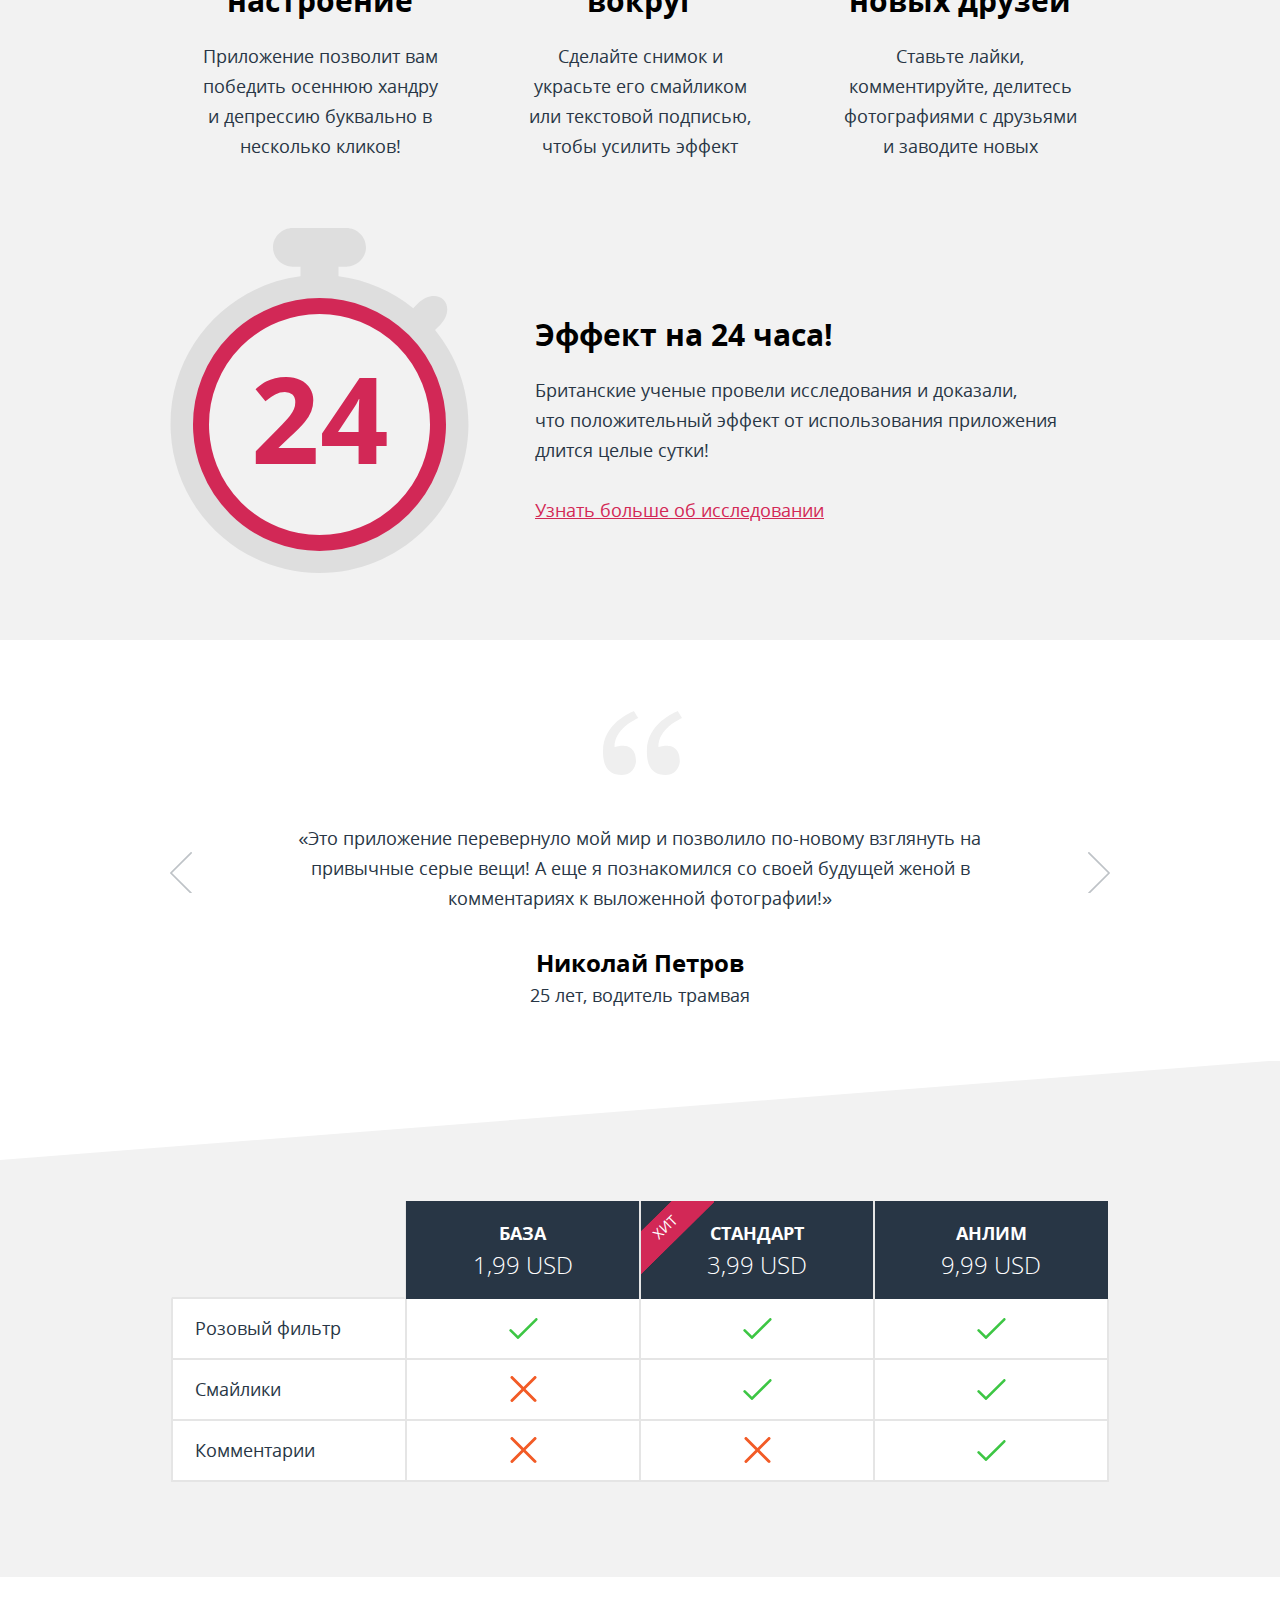
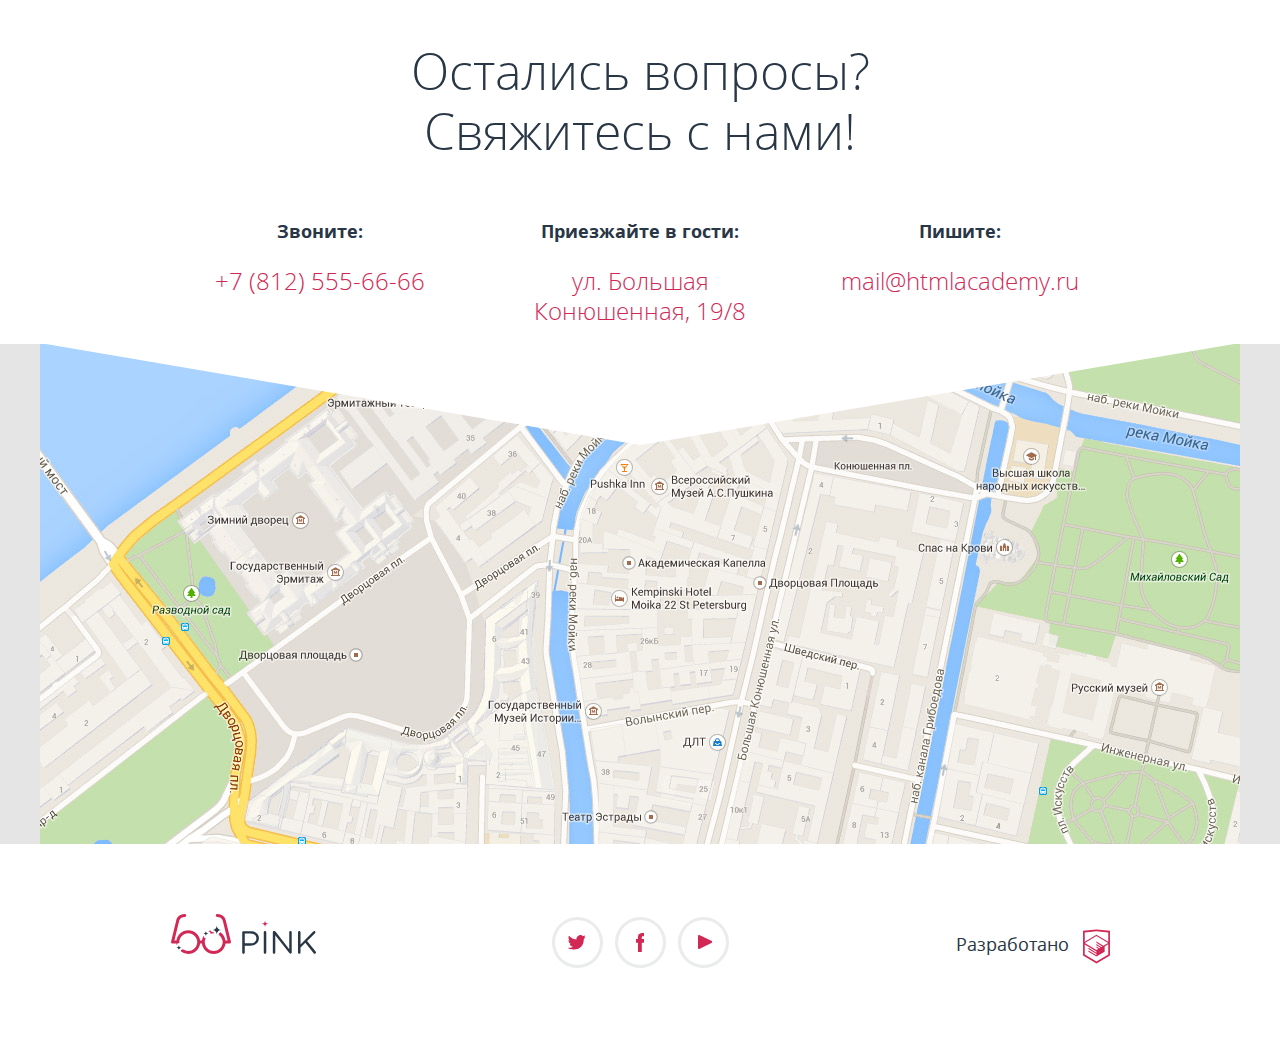
<file: pink/index.html>
<!DOCTYPE html>
<html lang="ru">
  <head>
    <meta charset="utf-8">
    <meta name="viewport" content="width=device-width,initial-scale=1">
    <meta name="format-detection" content="telephone=no">
    <title>HTML Academy: Пинк</title>
    <link href="css/style.css" rel="stylesheet">
  </head>
  <body class="body-style">

    <div style="display:none">
      <svg xmlns="http://www.w3.org/2000/svg"><symbol id="sprite-htmlacademy" viewbox="0 0 60 60"><path d="M30.2 5h-.2l-19.7 2.1v36.2l19.7 11.7 19.7-11.7v-36.2l-19.5-2.1zm17 36.8l-17.2 10.2-17.2-10.2v-14.8l17.1 10.2v1.8l-11.7-7v1.8l11.8 7.1v1.9l-11.8-7v1.8l11.8 7 11.9-7.1v-7.6l5.3-3.2v15.1zm-.1-17l-4.7 2.8-2.2 1.3-10.3-6.1v1.8l8.8 5.3h-.1l-.2.1-1.3.7-7.3-4.3v1.8l5.8 3.4-1.4.9-4.3-2.6v1.8l2.9 1.7-2.9 1.7-17-10.1 17-10.2 17.2 10zm.1-1.8l-17.3-10.2-17.1 10.2v-13.6l17.2-1.8 17.2 1.8v13.6z"></path></symbol><symbol id="sprite-icon-editor-contrast" viewbox="-35.422 -7.96 31.92 31.92"><path d="M-19.462-3.96c6.595 0 11.96 5.365 11.96 11.96s-5.365 11.96-11.96 11.96-11.96-5.365-11.96-11.96 5.365-11.96 11.96-11.96m0-4c-8.814 0-15.96 7.145-15.96 15.96 0 8.813 7.146 15.96 15.96 15.96S-3.502 16.813-3.502 8c0-8.815-7.146-15.96-15.96-15.96z"></path><path d="M-19.462 16.331a8.519 8.519 0 0 0 8.52-8.52 8.518 8.518 0 0 0-8.52-8.519"></path></symbol><symbol id="sprite-icon-editor-crop" viewbox="0 0 48 48"><path fill="none" d="M0 0h48v48H0V0z"></path><path fill="#d22856" d="M34 30h4V14c0-2.21-1.79-4-4-4H18v4h16v16zm-20 4V2h-4v8H2v4h8v20c0 2.21 1.79 4 4 4h20v8h4v-8h8v-4H14z"></path></symbol><symbol id="sprite-icon-editor-fill" viewbox="0 0 48 48"><path fill="none" d="M0 0h48v48H0V0z"></path><path d="M33.12 17.88L15.24 0l-2.83 2.83 4.76 4.76L6.88 17.88a3 3 0 0 0 0 4.24l11 11c.58.59 1.35.88 2.12.88s1.54-.29 2.12-.88l11-11a3 3 0 0 0 0-4.24zM10.41 20L20 10.42 29.59 20H10.41zM38 23s-4 4.33-4 7c0 2.21 1.79 4 4 4s4-1.79 4-4c0-2.67-4-7-4-7zM0 40h48v3H0z"></path></symbol><symbol id="sprite-icon-facebook" viewbox="0 0 8.673 18.944"><path fill="#d22856" d="M6.275 3.357h2.398V0H5.795C2.656.181 1.54 2.387 1.948 6.115H0v3.517h1.958v9.312h3.837V9.632h2.857V6.115H5.786c-.021-1.045-.036-2.406.489-2.758z"></path></symbol><symbol id="sprite-icon-heart" viewbox="521.939 473.064 12.545 11.99"><path d="M528.174 485.055a.737.737 0 0 1-.552-.249c-3.798-4.324-4.644-5.298-4.858-5.572h-.004a3.866 3.866 0 0 1-.821-2.373 3.803 3.803 0 0 1 3.799-3.799c.934 0 1.804.32 2.484.898a3.847 3.847 0 0 1 2.463-.898 3.803 3.803 0 0 1 3.799 3.799c0 .909-.318 1.754-.896 2.381l-4.86 5.561a.735.735 0 0 1-.554.252zm-4.245-6.706c.208.255 2.471 2.839 4.243 4.858l4.323-4.944c.34-.369.52-.86.52-1.399a2.333 2.333 0 0 0-2.33-2.331c-.729 0-1.421.344-1.9.943a.76.76 0 0 1-.585.275.727.727 0 0 1-.575-.294 2.333 2.333 0 0 0-1.887-.925 2.333 2.333 0 0 0-2.33 2.331c0 .678.275 1.171.507 1.467l.014.019z"></path></symbol><symbol id="sprite-icon-twitter" viewbox="0 0 17.5 14.663"><path fill="#d22856" fill-rule="evenodd" clip-rule="evenodd" d="M11.283.153c1.736-.485 3.074.263 3.685 1.151.694-.226 1.372-.47 2.072-.691-.004.841-.538 1.478-.883 1.727.704.166 1.343-.48 1.343-.48-.175.976-1.035 1.746-1.611 1.977-.239 6.592-3.272 10.956-10.382 10.823h-.46c-.422 0-4.29-.45-5.047-1.843 2.341.192 4.011-.412 4.835-1.15-.989-.293-2.761-.464-3.07-2.881.362.105.583.223 1.228.117C1.757 8.067.385 7.366.461 5.218c.294.32 1.1.523 1.381.461C1.117 5.444-.188 2.398.921.843 2.794 2.654 4.769 4.364 8.29 4.528 8.506 2.288 9.461.787 11.283.153z"></path></symbol><symbol id="sprite-icon-youtube" viewbox="0 0 14.64 13.96"><path fill="#d22856" d="M1.775 13.78C.799 14.257 0 13.758 0 12.671V1.29C0 .202.799-.295 1.775.181l12.133 5.932c.975.478.975 1.258 0 1.736L1.775 13.78z"></path></symbol><symbol id="sprite-logo-pink-blue-desktop" viewbox="0 0 146.3 40.375"><path d="M71.874 18.661c0-.708.58-1.288 1.256-1.288h7.18c5.087 0 8.436 2.704 8.436 7.146v.063c0 4.86-4.057 7.373-8.854 7.373h-5.475v6.825c0 .708-.58 1.287-1.289 1.287-.676 0-1.256-.58-1.256-1.287l.002-20.119zm8.114 10.98c3.734 0 6.182-1.996 6.182-4.959v-.062c0-3.221-2.414-4.894-6.053-4.894h-5.699v9.917h5.57v-.002zM93.603 18.5c0-.708.579-1.288 1.255-1.288.709 0 1.288.58 1.288 1.288v20.283a1.29 1.29 0 0 1-1.288 1.287c-.676 0-1.255-.579-1.255-1.287V18.5zm9.141.032c0-.676.58-1.256 1.256-1.256h.354c.58 0 .935.29 1.288.74l13.684 17.45V18.468c0-.676.547-1.256 1.256-1.256.676 0 1.225.58 1.225 1.256v20.349c0 .677-.48 1.19-1.158 1.19h-.129c-.548 0-.936-.321-1.318-.772l-13.976-17.867v17.449c0 .677-.547 1.257-1.257 1.257-.676 0-1.223-.58-1.223-1.257V18.532h-.002zm25.429-.032c0-.708.58-1.288 1.257-1.288.708 0 1.286.58 1.286 1.288v12.331l12.848-13.168c.29-.257.579-.451.998-.451.676 0 1.225.612 1.225 1.256 0 .354-.162.644-.42.901l-7.984 7.92 8.564 10.561c.225.291.354.547.354.936 0 .676-.577 1.288-1.285 1.288-.482 0-.807-.259-1.03-.58l-8.401-10.464-4.863 4.861v4.895a1.29 1.29 0 0 1-1.286 1.288c-.677 0-1.257-.58-1.257-1.288V18.5h-.006z"></path><path fill="#D22856" d="M98.498 9.875a3.623 3.623 0 0 1-3.623-3.624 3.625 3.625 0 0 1-3.625 3.624 3.625 3.625 0 0 1 3.625 3.624 3.623 3.623 0 0 1 3.623-3.624z"></path><g fill="#D22856"><path d="M43.094 19.313c.246 0 .489.014.73.033a2.491 2.491 0 0 0-2.136-1.221 1.994 1.994 0 0 1-1.884-1.354c-.727.208-1.425.482-2.089.816.062.017.122.038.188.038a2 2 0 0 1 2 2c0 .096-.015.188-.028.281 1-.382 2.084-.593 3.219-.593z"></path><path d="M60.462 28.016L55.287 6.651C54.926 4.303 52.694 0 46.688 0a1.5 1.5 0 1 0 0 3c4.856 0 5.575 3.729 5.639 4.143l4.767 19.701h-2.073c-.445-3.557-2.453-6.628-5.305-8.522a2.503 2.503 0 0 0-1.529 2.303c0 .088-.015.171-.026.256a9.034 9.034 0 0 1 3.829 5.965c.082.488.135.987.135 1.5 0 .512-.053 1.012-.135 1.5-.716 4.271-4.421 7.53-8.896 7.53-4.475 0-8.181-3.259-8.896-7.53a9.035 9.035 0 0 1-.135-1.5c0-.513.053-1.012.135-1.5a8.945 8.945 0 0 1 .808-2.484 1.994 1.994 0 0 1-1.852-1.984.739.739 0 0 0-.192-.488 11.95 11.95 0 0 0-1.795 4.957h-1.82c-.741-5.927-5.802-10.531-11.927-10.531S6.235 20.917 5.493 26.844H3.42L8.187 7.143C8.25 6.729 8.97 3 13.826 3a1.5 1.5 0 1 0 0-3C7.82 0 5.588 4.303 5.227 6.651L.052 28.016c-.266 1.109.531 1.826 1.426 1.826.012 0 .023.004.036.004h3.982c.079.629.215 1.237.387 1.831a.726.726 0 0 0 .102-.354 2 2 0 0 1 2-2c.166 0 .324.024.478.062a8.337 8.337 0 0 1-.074-1.042c0-.512.053-1.011.135-1.5.715-4.271 4.421-7.531 8.896-7.531s8.18 3.26 8.896 7.531c.082.489.135.988.135 1.5s-.053 1.012-.135 1.5c-.715 4.272-4.421 7.531-8.896 7.531a8.959 8.959 0 0 1-5.386-1.794c-.35.302-.8.491-1.299.491a.75.75 0 0 0-.749.748c0 .289-.065.563-.176.812a11.94 11.94 0 0 0 7.614 2.743c6.125 0 11.185-4.604 11.927-10.529h1.814c.742 5.926 5.802 10.529 11.927 10.529s11.186-4.604 11.927-10.529H59c.012 0 .023-.005.036-.005.895.002 1.692-.715 1.426-1.824z"></path></g><path d="M50.686 16.125a4.499 4.499 0 0 1-4.499-4.499 4.499 4.499 0 0 1-4.499 4.499 4.499 4.499 0 0 1 4.499 4.499 4.498 4.498 0 0 1 4.499-4.499zm-12.782 3.501a2.748 2.748 0 0 1-2.749-2.749 2.748 2.748 0 0 1-2.749 2.749 2.747 2.747 0 0 1 2.749 2.749 2.748 2.748 0 0 1 2.749-2.749zm-27.17 14.446a2.748 2.748 0 0 1-2.749-2.75c0 1.52-1.23 2.75-2.749 2.75a2.747 2.747 0 0 1 2.749 2.748 2.748 2.748 0 0 1 2.749-2.748z"></path></symbol><symbol id="sprite-logo-pink-blue-mobile" viewbox="0 0 146.3 40.375"><path d="M71.874 18.661c0-.708.58-1.288 1.256-1.288h7.18c5.087 0 8.436 2.704 8.436 7.146v.063c0 4.86-4.057 7.373-8.854 7.373h-5.475v6.825c0 .708-.58 1.287-1.289 1.287-.676 0-1.256-.58-1.256-1.287l.002-20.119zm8.114 10.98c3.734 0 6.182-1.996 6.182-4.959v-.062c0-3.221-2.414-4.894-6.053-4.894h-5.699v9.917h5.57v-.002zM93.603 18.5c0-.708.579-1.288 1.255-1.288.709 0 1.288.58 1.288 1.288v20.283a1.29 1.29 0 0 1-1.288 1.287c-.676 0-1.255-.579-1.255-1.287V18.5zm9.141.032c0-.676.58-1.256 1.256-1.256h.354c.58 0 .935.29 1.288.74l13.684 17.45V18.468c0-.676.547-1.256 1.256-1.256.676 0 1.225.58 1.225 1.256v20.349c0 .677-.48 1.19-1.158 1.19h-.129c-.548 0-.936-.321-1.318-.772l-13.976-17.867v17.449c0 .677-.547 1.257-1.257 1.257-.676 0-1.223-.58-1.223-1.257V18.532h-.002zm25.429-.032c0-.708.58-1.288 1.257-1.288.708 0 1.286.58 1.286 1.288v12.331l12.848-13.16c.29-.257.579-.451.998-.451.676 0 1.225.612 1.225 1.256 0 .354-.162.644-.42.901l-7.984 7.92 8.564 10.561c.225.291.354.547.354.936 0 .676-.577 1.288-1.285 1.288-.482 0-.807-.259-1.03-.58l-8.401-10.464-4.863 4.861v4.895a1.29 1.29 0 0 1-1.286 1.288c-.677 0-1.257-.58-1.257-1.288V18.5h-.006z"></path><path fill="#D22856" d="M60.462 28.016L55.287 6.651C54.926 4.303 52.694 0 46.688 0a1.5 1.5 0 1 0 0 3c4.856 0 5.575 3.729 5.639 4.143l4.767 19.701h-2.073c-.742-5.927-5.802-10.531-11.927-10.531s-11.186 4.604-11.927 10.531h-1.82c-.741-5.927-5.802-10.531-11.927-10.531S6.235 20.917 5.493 26.844H3.42L8.187 7.143C8.25 6.729 8.97 3 13.826 3a1.5 1.5 0 1 0 0-3C7.82 0 5.588 4.303 5.227 6.651L.052 28.016c-.266 1.109.531 1.826 1.426 1.826.012 0 .023.004.036.004h3.982c.741 5.926 5.802 10.53 11.927 10.53s11.185-4.604 11.927-10.53h1.814c.742 5.926 5.802 10.53 11.927 10.53s11.186-4.604 11.927-10.53H59c.012 0 .023-.004.036-.004.895 0 1.692-.717 1.426-1.826zm-34.147 1.828c-.715 4.272-4.421 7.531-8.896 7.531s-8.18-3.259-8.896-7.531c-.082-.488-.135-.988-.135-1.5s.053-1.011.135-1.5c.715-4.271 4.421-7.531 8.896-7.531s8.18 3.26 8.896 7.531c.082.489.135.988.135 1.5s-.053 1.011-.135 1.5zm25.675 0c-.716 4.272-4.421 7.531-8.896 7.531-4.475 0-8.181-3.259-8.896-7.531-.082-.488-.135-.988-.135-1.5s.053-1.011.135-1.5c.716-4.271 4.421-7.531 8.896-7.531 4.475 0 8.181 3.26 8.896 7.531.082.489.135.988.135 1.5s-.053 1.011-.135 1.5z"></path></symbol><symbol id="sprite-logo-pink-white-desktop" viewbox="0 0 146.3 40.375"><path d="M71.874 18.661c0-.708.58-1.288 1.256-1.288h7.18c5.087 0 8.436 2.704 8.436 7.146v.064c0 4.861-4.057 7.373-8.854 7.373h-5.475v6.825c0 .708-.58 1.288-1.288 1.288-.676 0-1.256-.58-1.256-1.288v-20.12zm8.114 10.98c3.734 0 6.182-1.996 6.182-4.959v-.063c0-3.22-2.414-4.894-6.053-4.894h-5.699v9.917h5.57v-.001zM93.603 18.5c0-.708.579-1.288 1.255-1.288.709 0 1.288.58 1.288 1.288v20.283a1.29 1.29 0 0 1-1.288 1.287c-.676 0-1.255-.579-1.255-1.287V18.5zm9.141.032c0-.676.58-1.256 1.256-1.256h.354c.58 0 .935.29 1.288.74l13.684 17.45V18.468c0-.676.547-1.256 1.256-1.256.676 0 1.224.58 1.224 1.256v20.349c0 .676-.481 1.19-1.158 1.19h-.129c-.548 0-.935-.321-1.319-.772l-13.975-17.868v17.45c0 .676-.547 1.256-1.256 1.256-.676 0-1.223-.58-1.223-1.256V18.532h-.002zm25.429-.032c0-.708.58-1.288 1.257-1.288.708 0 1.286.58 1.286 1.288v12.331l12.848-13.168c.29-.257.579-.451.998-.451.676 0 1.225.612 1.225 1.256 0 .354-.162.644-.42.901l-7.984 7.92 8.564 10.561c.225.291.354.547.354.935 0 .676-.578 1.288-1.286 1.288-.483 0-.806-.258-1.03-.58l-8.402-10.463-4.863 4.861v4.894a1.29 1.29 0 0 1-1.286 1.288c-.677 0-1.257-.58-1.257-1.288V18.5h-.004z"></path><path fill="#D22856" d="M98.498 9.875a3.623 3.623 0 0 1-3.623-3.624 3.625 3.625 0 0 1-3.625 3.624 3.625 3.625 0 0 1 3.625 3.624 3.623 3.623 0 0 1 3.623-3.624z"></path><path d="M43.094 19.313c.246 0 .489.014.73.033a2.491 2.491 0 0 0-2.136-1.221 1.994 1.994 0 0 1-1.884-1.354c-.727.208-1.425.482-2.089.816.062.017.122.038.188.038a2 2 0 0 1 2 2c0 .096-.015.188-.028.281 1-.382 2.084-.593 3.219-.593z"></path><path d="M60.462 28.016L55.287 6.651C54.926 4.303 52.694 0 46.688 0a1.5 1.5 0 1 0 0 3c4.856 0 5.575 3.729 5.639 4.143l4.767 19.701h-2.073c-.445-3.557-2.453-6.628-5.305-8.522a2.503 2.503 0 0 0-1.529 2.303c0 .088-.015.171-.026.256a9.034 9.034 0 0 1 3.829 5.964c.082.489.135.988.135 1.5s-.053 1.012-.135 1.5c-.716 4.272-4.421 7.531-8.896 7.531-4.475 0-8.181-3.259-8.896-7.531-.082-.488-.135-.988-.135-1.5s.053-1.011.135-1.5a8.949 8.949 0 0 1 .808-2.483 1.995 1.995 0 0 1-1.852-1.985.743.743 0 0 0-.192-.489 11.954 11.954 0 0 0-1.795 4.958h-1.82c-.741-5.927-5.802-10.531-11.927-10.531S6.235 20.917 5.493 26.844H3.42L8.187 7.143C8.25 6.729 8.97 3 13.826 3a1.5 1.5 0 1 0 0-3C7.82 0 5.588 4.303 5.227 6.651L.052 28.016c-.266 1.109.531 1.826 1.426 1.826.012 0 .023.004.036.004h3.982c.079.628.215 1.237.387 1.831a.726.726 0 0 0 .102-.354 2 2 0 0 1 2-2c.166 0 .324.025.478.063a8.337 8.337 0 0 1-.074-1.042c0-.512.053-1.011.135-1.5.715-4.271 4.421-7.531 8.896-7.531s8.18 3.26 8.896 7.531c.082.489.135.988.135 1.5s-.053 1.012-.135 1.5c-.715 4.272-4.421 7.531-8.896 7.531a8.959 8.959 0 0 1-5.386-1.794c-.35.302-.8.491-1.299.491a.75.75 0 0 0-.749.748c0 .29-.065.564-.176.812a11.94 11.94 0 0 0 7.614 2.743c6.125 0 11.185-4.604 11.927-10.53h1.814c.742 5.926 5.802 10.53 11.927 10.53s11.186-4.604 11.927-10.53H59c.012 0 .023-.004.036-.004.895.001 1.692-.716 1.426-1.825z"></path><path fill="#D22856" d="M50.686 16.125a4.499 4.499 0 0 1-4.499-4.499 4.499 4.499 0 0 1-4.499 4.499 4.499 4.499 0 0 1 4.499 4.499 4.498 4.498 0 0 1 4.499-4.499zm-12.782 3.501a2.748 2.748 0 0 1-2.749-2.749 2.748 2.748 0 0 1-2.749 2.749 2.747 2.747 0 0 1 2.749 2.749 2.748 2.748 0 0 1 2.749-2.749zm-27.17 14.446a2.748 2.748 0 0 1-2.749-2.75c0 1.52-1.23 2.75-2.749 2.75a2.747 2.747 0 0 1 2.749 2.748 2.748 2.748 0 0 1 2.749-2.748z"></path></symbol><symbol id="sprite-logo-pink-white-mobile" viewbox="0 0 74.426 22.859"><path d="M0 1.449C0 .741.58.161 1.256.161h7.18c5.087 0 8.436 2.704 8.436 7.147v.064c0 4.861-4.057 7.373-8.854 7.373H2.544v6.825c0 .708-.58 1.288-1.288 1.288C.58 22.859 0 22.279 0 21.571V1.449zm8.114 10.979c3.734 0 6.182-1.996 6.182-4.958v-.065c0-3.22-2.415-4.894-6.054-4.894H2.544v9.917h5.57zm13.615-11.14C21.729.58 22.308 0 22.983 0c.709 0 1.288.58 1.288 1.288v20.283c0 .708-.579 1.288-1.288 1.288-.676 0-1.255-.58-1.255-1.288V1.288zm9.141.032c0-.676.579-1.256 1.256-1.256h.354c.58 0 .934.29 1.288.74l13.684 17.45V1.256A1.256 1.256 0 0 1 48.707 0c.676 0 1.223.58 1.223 1.256v20.348c0 .676-.482 1.191-1.158 1.191h-.129c-.548 0-.934-.322-1.32-.772L33.349 4.153v17.45c0 .676-.547 1.256-1.255 1.256-.677 0-1.224-.58-1.224-1.256V1.32zm25.43-.032C56.3.58 56.879 0 57.556 0c.708 0 1.287.58 1.287 1.288v12.331L71.689.451c.29-.258.58-.451.999-.451.676 0 1.224.612 1.224 1.256 0 .354-.161.644-.419.901l-7.984 7.92 8.564 10.561c.225.29.354.547.354.934 0 .676-.579 1.288-1.287 1.288-.483 0-.806-.258-1.03-.58l-8.403-10.463-4.862 4.861v4.894c0 .708-.579 1.288-1.287 1.288-.677 0-1.256-.58-1.256-1.288V1.288z"></path></symbol><symbol id="sprite-logo-pink-white-tablet" viewbox="0 0 146.3 40.375"><path d="M71.874 18.661c0-.708.58-1.288 1.256-1.288h7.18c5.087 0 8.436 2.704 8.436 7.146v.064c0 4.861-4.057 7.373-8.854 7.373h-5.475v6.825c0 .708-.58 1.288-1.288 1.288-.676 0-1.256-.58-1.256-1.288v-20.12zm8.114 10.98c3.734 0 6.182-1.996 6.182-4.959v-.063c0-3.22-2.414-4.894-6.053-4.894h-5.699v9.917h5.57v-.001zM93.603 18.5c0-.708.579-1.288 1.255-1.288.709 0 1.288.58 1.288 1.288v20.283a1.29 1.29 0 0 1-1.288 1.287c-.676 0-1.255-.579-1.255-1.287V18.5zm9.141.032c0-.676.58-1.256 1.256-1.256h.354c.58 0 .935.29 1.288.74l13.684 17.45V18.468c0-.676.547-1.256 1.256-1.256.676 0 1.224.58 1.224 1.256v20.349c0 .676-.481 1.19-1.158 1.19h-.129c-.548 0-.935-.321-1.319-.772l-13.975-17.868v17.45c0 .676-.547 1.256-1.256 1.256-.676 0-1.223-.58-1.223-1.256V18.532h-.002zm25.429-.032c0-.708.58-1.288 1.257-1.288.708 0 1.286.58 1.286 1.288v12.331l12.848-13.168c.29-.257.579-.451.998-.451.676 0 1.225.612 1.225 1.256 0 .354-.162.644-.42.901l-7.984 7.92 8.564 10.561c.225.291.354.547.354.935 0 .676-.578 1.288-1.286 1.288-.483 0-.806-.258-1.03-.58l-8.402-10.463-4.863 4.861v4.894a1.29 1.29 0 0 1-1.286 1.288c-.677 0-1.257-.58-1.257-1.288V18.5h-.004zm-67.711 9.516L55.287 6.651C54.926 4.303 52.694 0 46.688 0a1.5 1.5 0 1 0 0 3c4.856 0 5.575 3.729 5.639 4.143l4.767 19.701h-2.073c-.742-5.927-5.802-10.531-11.927-10.531s-11.186 4.604-11.927 10.531h-1.82c-.741-5.927-5.802-10.531-11.927-10.531S6.235 20.917 5.493 26.844H3.42L8.187 7.143C8.25 6.729 8.97 3 13.826 3a1.5 1.5 0 1 0 0-3C7.82 0 5.588 4.303 5.227 6.651L.052 28.016c-.266 1.109.531 1.826 1.426 1.826.012 0 .023.004.036.004h3.982c.741 5.926 5.802 10.53 11.927 10.53s11.185-4.604 11.927-10.53h1.814c.742 5.926 5.802 10.53 11.927 10.53s11.186-4.604 11.927-10.53H59c.012 0 .023-.004.036-.004.895 0 1.692-.717 1.426-1.826zm-34.147 1.828c-.715 4.272-4.421 7.531-8.896 7.531-4.475 0-8.18-3.259-8.896-7.531-.082-.488-.135-.988-.135-1.5s.053-1.011.135-1.5c.715-4.271 4.421-7.531 8.896-7.531 4.475 0 8.18 3.26 8.896 7.531.082.489.135.988.135 1.5s-.053 1.011-.135 1.5zm25.675 0c-.716 4.272-4.421 7.531-8.896 7.531-4.475 0-8.181-3.259-8.896-7.531-.082-.488-.135-.988-.135-1.5s.053-1.011.135-1.5c.716-4.271 4.421-7.531 8.896-7.531 4.475 0 8.181 3.26 8.896 7.531.082.489.135.988.135 1.5s-.053 1.011-.135 1.5z"></path></symbol></svg>
    </div>

    <header class="page-header">
      <div class="page-header__container">
        <div class="page-header__wrapper page-header__wrapper--none">   <!--page-header__wrapper--none, page-header__wrapper--transparent-->
          <a class="page-header__logo page-header__logo--index">
            <svg class="page-header__logo-mobile" width="74.426px" height="22.859px">
              <use xlink:href="#sprite-logo-pink-white-mobile"></use>
            </svg>
            <svg class="page-header__logo-tablet" width="146.3px" height="40.375px">
              <use xlink:href="#sprite-logo-pink-white-tablet"></use>
            </svg>
            <svg class="page-header__logo-desktop" width="146.3px" height="40.375px">
              <use xlink:href="#sprite-logo-pink-white-desktop"></use>
            </svg>
          </a>
        </div>
        <nav class="main-nav main-nav--opened main-nav--nojs">   <!--main-nav--opened, main-nav--closed-->
          <button class="main-nav__toggle" type="button">
            <span class="visually-hidden">Закрыть меню</span>
          </button>
          <ul class="main-nav__list site-list">
            <li class="site-list__item site-list__item--active">
              <a class="site-list__link site-list__link--active">Главная</a>
            </li>
            <li class="site-list__item">
              <a class="site-list__link" href="photo.html">Фотографии</a>
            </li>
            <li class="site-list__item">
              <a class="site-list__link" href="form.html">Конкурс</a>
            </li>
            <li class="site-list__item">
              <a class="site-list__link" href="https://htmlacademy.ru/intensive/adaptive">HTML Academy</a>
            </li>
          </ul>
        </nav>
      </div>
    </header>

    <main class="page-main">
      <h1 class="visually-hidden">Приложение Пинк</h1>
      <div class="content-image">
        <h2 class="visually-hidden">Характеристики приложения</h2>
        <!--<picture>
          <source media="(min-width: 960px)" srcset="img/iphone-hand-desktop@1x.png 1x, img/iphone-hand-desktop@2x.png 2x">
          <source media="(min-width: 660px)" srcset="img/iphone-hand-tablet@1x.png 1x, img/iphone-hand-tablet@2x.png 2x">
          <img class="content-image__mobile" src="img/iphone-hand-mobile@1x.png" srcset="img/iphone-hand-mobile@2x.png 2x" alt="Телефон в руке">
        </picture>-->
      </div>
      <section class="downloads">
        <h2 class="visually-hidden">Приложение для скачивания</h2>
        <div class="downloads__container">
          <p class="downloads__tablet-desktop">Взгляните на жизнь иначе!</p>
          <div class="downloads__block-mobile">
            <a class="downloads__application" href="https://www.apple.com/ru/itunes">Скачать приложение</a>
            <div class="downloads__wrapper">
              <a class="downloads__button apple-button" href="https://www.apple.com/ru/itunes">
                <img class="apple-button__image" src="img/logo-apple.svg" width="46" height="57" alt="Яблоко">
              </a>
              <a class="downloads__button android-button" href="https://play.google.com/store/apps">
                <img class="android-button__image" src="img/logo-android.svg" width="42" height="47" alt="Андроид">
              </a>
              <a class="downloads__button windows-button" href="https://www.microsoft.com/ru-ru/store/b/home">
                <img class="windows-button__image" src="img/logo-microsoft.svg" width="44" height="42" alt="Майкрософт">
              </a>
            </div>
            <p class="downloads__text">Доступно для iPhone, iPad, Android, Windows Phone, OS X, Windows 8</p>
          </div>
        </div>
      </section>

      <section class="advantages">
        <h2 class="visually-hidden">Преимущества</h2>
        <div class="advantages__title advantages__title--first-block">
          <p class="advantages__title-first">Устали от серости мегаполиса?</p>
          <p class="advantages__title-first">Нам есть, что вам предложить!</p>
        </div>
        <div class="advantages__image-container">
          <picture>
            <source type="image/webp" media="(min-width: 960px)" srcset="img/iphone-screen-1-desktop@1x.webp 1x, img/iphone-screen-1-desktop@2x.webp 2x">
            <source type="image/webp" srcset="img/iphone-screen-1-tablet@1x.webp 1x, img/iphone-screen-1-tablet@2x.webp 2x">

            <source media="(min-width: 960px)" srcset="img/iphone-screen-1-desktop@1x.png 1x, img/iphone-screen-1-desktop@2x.png 2x">
            <img class="advantages__image-first" src="img/iphone-screen-1-tablet@1x.png" srcset="img/iphone-screen-1-tablet@2x.png 2x" width="185" height="375" alt="Телефон серый">
          </picture>
          <picture>
            <source type="image/webp" media="(min-width: 960px)" srcset="img/iphone-screen-2-desktop@1x.webp 1x, img/iphone-screen-2-desktop@2x.webp 2x">
            <source type="image/webp" srcset="img/iphone-screen-2-tablet@1x.webp 1x, img/iphone-screen-2-tablet@2x.webp 2x">

            <source media="(min-width: 960px)" srcset="img/iphone-screen-2-desktop@1x.png 1x, img/iphone-screen-2-desktop@2x.png 2x">
            <img class="advantages__image-second" src="img/iphone-screen-2-tablet@1x.png" srcset="img/iphone-screen-2-tablet@2x.png 2x" width="185" height="375" alt="Телефон розовый">
          </picture>
          <picture>
            <source type="image/webp" media="(min-width: 960px)" srcset="img/iphone-screen-3-desktop@1x.webp 1x, img/iphone-screen-3-desktop@2x.webp 2x">
            <source type="image/webp" media="(min-width: 660px)" srcset="img/iphone-screen-3-tablet@1x.webp 1x, img/iphone-screen-3-tablet@2x.webp 2x">
            <source type="image/webp" srcset="img/iphone-screen-mobile@1x.webp 1x, img/iphone-screen-mobile@2x.webp 2x">

            <source media="(min-width: 960px)" srcset="img/iphone-screen-3-desktop@1x.png 1x, img/iphone-screen-3-desktop@2x.png 2x">
            <source media="(min-width: 660px)" srcset="img/iphone-screen-3-tablet@1x.png 1x, img/iphone-screen-3-tablet@2x.png 2x">
            <img class="advantages__image-third" src="img/iphone-screen-mobile@1x.png" srcset="img/iphone-screen-mobile@2x.png 2x" width="157" height="320" alt="Телефон с улыбкой">
          </picture>
        </div>
        <ul class="advantages__list">
          <li class="advantages__item">
            <p class="advantages__title-text">Поднимает настроение</p>
            <p class="advantages__description">Приложение позволит вам победить осеннюю хандру и депрессию буквально в несколько кликов!</p>
          </li>
          <li class="advantages__item">
            <p class="advantages__title-text">Меняет мир вокруг</p>
            <p class="advantages__description">Сделайте снимок и украсьте его смайликом или текстовой подписью, чтобы усилить&nbsp;эффект</p>
          </li>
          <li class="advantages__item">
            <p class="advantages__title-text">Заводит новых друзей</p>
            <p class="advantages__description">Ставьте лайки, комментируйте, делитесь фотографиями с друзьями и заводите новых</p>
          </li>
        </ul>
      </section>

      <section class="research">
        <div class="research__container">
          <h4 class="research__title">Эффект на&nbsp;24 часа!</h4>
          <p class="research__text">Британские ученые провели исследования и&nbsp;доказали, что&nbsp;положительный эффект от&nbsp;использования приложения длится целые&nbsp;сутки!</p>
          <a href="research.html" class="research__link">Узнать больше об исследовании</a>
        </div>
      </section>

      <section class="reviews slider">
        <h2 class="visually-hidden">Отзывы</h2>
        <!--
        <input class="slider__toggle" type="radio" id="btn-1" name="toggle" checked>
        <input class="slider__toggle" type="radio" id="btn-2" name="toggle">
        <input class="slider__toggle" type="radio" id="btn-3" name="toggle">
        <div class="slider__controls">
          <label class="slider__radio" for="btn-1"></label>
          <label class="slider__radio" for="btn-2"></label>
          <label class="slider__radio" for="btn-3"></label>
        </div>
        -->
        <div class="reviews__controls slider__controls">
          <button type="button" class="slider__radio slider__radio--active"><span class="visually-hidden">1</span></button>
          <button type="button" class="slider__radio"><span class="visually-hidden">2</span></button>
          <button type="button" class="slider__radio"><span class="visually-hidden">3</span></button>
        </div>
        <div class="reviews__wrapper slider__wrapper">
          <div class="reviews__list slider__list">
            <button class="reviews__left" type="button"><span class="visually-hidden">Влево</span></button>
            <button class="reviews__right" type="button"><span class="visually-hidden">Вправо</span></button>
            <blockquote class="reviews__item slider__item">
                <cite class="reviews__name">Николай Петров</cite>
                <p class="reviews__text">«Это приложение перевернуло мой мир и позволило по-новому взглянуть на привычные серые вещи! А еще я познакомился со своей будущей женой в комментариях к выложенной фотографии!»</p>
                <p class="reviews__information">25 лет, водитель трамвая</p>
            </blockquote>
            <blockquote class="reviews__item slider__item reviews__helper">
                <cite class="reviews__name">Василий Бобров</cite>
                <p class="reviews__text">«Это приложение перевернуло мой мир и позволило по-новому взглянуть на привычные серые вещи! А еще я познакомился со своей будущей женой в комментариях к выложенной фотографии!»</p>
                <p class="reviews__information">37 лет, директор цирка</p>
            </blockquote>
            <blockquote class="reviews__item slider__item reviews__helper">
                <cite class="reviews__name">Иван Иванов</cite>
                <p class="reviews__text">«Это приложение перевернуло мой мир и позволило по-новому взглянуть на привычные серые вещи! А еще я познакомился со своей будущей женой в комментариях к выложенной фотографии!»</p>
                <p class="reviews__information">19 лет, студент</p>
            </blockquote>
          </div>
        </div>

      </section>

      <section class="rate slider-rate">
        <h2 class="visually-hidden">Тарифы</h2>
        <!--<input class="slider-rate__toggle" type="radio" id="btn-a" name="toggle-rate">
        <input class="slider-rate__toggle" type="radio" id="btn-b" name="toggle-rate" checked>
        <input class="slider-rate__toggle" type="radio" id="btn-c" name="toggle-rate">

        <div class="slider-rate__controls">
          <label class="slider-rate__radio" for="btn-a"></label>
          <label class="slider-rate__radio" for="btn-b"></label>
          <label class="slider-rate__radio" for="btn-c"></label>
        </div>-->
        <div class="rate__controls slider-rate__controls">
          <button type="button" class="slider-rate__radio"><span class="visually-hidden">1</span></button>
          <button type="button" class="slider-rate__radio slider-rate__radio--active"><span class="visually-hidden">2</span></button>
          <button type="button" class="slider-rate__radio"><span class="visually-hidden">3</span></button>
        </div>
        <div class="rate__wrapper slider-rate__wrapper">
          <div class="rate__list slider-rate__list">
            <div class="rate__table slider-rate__item">

              <header class="rate__header">
                <div class="rate__empty">
                  <h4 class="visually-hidden">Таблица тарифов</h4>
                </div>
                <div class="rate__title rate__title--first">
                  <b class="rate__name">База</b>
                  <p class="rate__price">1,99 USD</p>
                </div>
                <div class="rate__title">
                  <b class="rate__name">Стандарт</b>
                  <p class="rate__price">3,99 USD</p>
                </div>
                <div class="rate__title rate__title--beautiful">
                  <b class="rate__name">Анлим</b>
                  <p class="rate__price">9,99 USD</p>
                </div>
              </header>

              <div class="rate__helper">

                <div class="rate__row">
                  <div class="rate__field-left rate__field-left--first">
                    <p class="rate__text-left">Розовый фильтр</p>
                  </div>

                  <div class="rate__field rate__field--yes rate__field--first">
                    <p class="rate__text">Розовый фильтр</p>
                    <img class="rate__image-yes" src="img/icon-yes.svg" width="31" height="21" alt="Галочка">
                  </div>
                  <div class="rate__field rate__field--yes rate__field--first">
                    <p class="rate__text">Розовый фильтр</p>
                    <img class="rate__image-yes" src="img/icon-yes.svg" width="31" height="21" alt="Галочка">
                  </div>
                  <div class="rate__field rate__field--yes rate__field--first">
                    <p class="rate__text">Розовый фильтр</p>
                    <img class="rate__image-yes" src="img/icon-yes.svg" width="31" height="21" alt="Галочка">
                  </div>
                </div>

                <div class="rate__row">
                  <div class="rate__field-left">
                    <p class="rate__text-left">Смайлики</p>
                  </div>

                  <div class="rate__field rate__field--no">
                    <p class="rate__text">Смайлики</p>
                    <img class="rate__image-no" src="img/icon-no.svg" width="27" height="26" alt="Крестик">
                  </div>
                  <div class="rate__field rate__field--yes">
                    <p class="rate__text">Смайлики</p>
                    <img class="rate__image-yes" src="img/icon-yes.svg" width="31" height="21" alt="Галочка">
                  </div>
                  <div class="rate__field rate__field--yes">
                    <p class="rate__text">Смайлики</p>
                    <img class="rate__image-yes" src="img/icon-yes.svg" width="31" height="21" alt="Галочка">
                  </div>
                </div>

                <div class="rate__row">
                  <div class="rate__field-left">
                    <p class="rate__text-left">Комментарии</p>
                  </div>

                  <div class="rate__field rate__field--no">
                    <p class="rate__text">Комментарии</p>
                    <img class="rate__image-no" src="img/icon-no.svg" width="27" height="26" alt="Крестик">
                  </div>
                  <div class="rate__field rate__field--no">
                    <p class="rate__text">Комментарии</p>
                    <img class="rate__image-no" src="img/icon-no.svg" width="27" height="26" alt="Крестик">
                  </div>
                  <div class="rate__field rate__field--yes">
                    <p class="rate__text">Комментарии</p>
                    <img class="rate__image-yes" src="img/icon-yes.svg" width="31" height="21" alt="Галочка">
                  </div>
                </div>
              </div>
            </div>

          </div>
        </div>
      </section>

      <section class="contacts">
        <h2 class="visually-hidden">Контакты</h2>
        <div class="contacts__wrapper">
          <p class="contacts__questions">Остались вопросы? Свяжитесь с нами!</p>
          <ul class="contacts__list">
            <li class="contacts__item">
              <p class="contacts__title">Звоните:</p>
              <a class="contacts__phone" href="#">+7 (812) 555-66-66</a>
            </li>
            <li class="contacts__item">
              <p class="contacts__title">Пишите:</p>
              <a class="contacts__mail" href="#">mail@htmlacademy.ru</a>
            </li>
            <li class="contacts__item">
              <p class="contacts__title">Приезжайте в гости:</p>
              <a class="contacts__address" href="#">ул. Большая Конюшенная,&nbsp;19/8</a>
            </li>
          </ul>
        </div>
      </section>

      <section class="map">
        <h2 class="visually-hidden">Карта</h2>
        <p class="map__wrapper">
          <iframe class="map__block" src="https://www.google.com/maps/embed?pb=!1m18!1m12!1m3!1d1998.735795529188!2d30.320583479851255!3d59.93652613263411!2m3!1f0!2f0!3f0!3m2!1i1024!2i768!4f13.1!3m3!1m2!1s0x4696310fca5ba729%3A0xea9c53d4493c879f!2z0JHQvtC70YzRiNCw0Y8g0JrQvtC90Y7RiNC10L3QvdCw0Y8g0YPQuy4sIDE5LCDQodCw0L3QutGCLdCf0LXRgtC10YDQsdGD0YDQsywgMTkxMTg2!5e0!3m2!1sru!2sru!4v1506699811013" width="320" height="200" style="border:0" allowfullscreen=""></iframe>
        </p>
      </section>
    </main>

    <footer class="page-footer page-footer--index">
      <div class="page-footer__container">
        <a class="page-footer__logo page-footer__logo--index">
          <svg class="page-footer__logo-desktop page-footer__logo-desktop--index" width="147px" height="40px">
            <use xlink:href="#sprite-logo-pink-blue-desktop"></use>
          </svg>
          <svg class="page-footer__logo-image page-footer__logo-image--index" width="147px" height="40px">
            <use xlink:href="#sprite-logo-pink-blue-mobile"></use>
          </svg>
        </a>

        <div class="page-footer__social social">
          <ul class="social__list">
            <li class="social__item">
              <a class="social__link social__link--twitter" href="#"><span class="visually-hidden">Твиттер</span>
                <svg class="social__image" width="17.5px" height="14.663px">
                  <use xlink:href="#sprite-icon-twitter"></use>
                </svg>
              </a>
            </li>
            <li class="social__item">
              <a class="social__link social__link--facebook" href="#"><span class="visually-hidden">Фейсбук</span>
                <svg class="social__image" width="8.673px" height="18.944px">
                  <use xlink:href="#sprite-icon-facebook"></use>
                </svg>
              </a>
            </li>
            <li class="social__item">
              <a class="social__link social__link--youtube" href="#"><span class="visually-hidden">Ютуб</span>
                <svg class="social__image" width="14.64px" height="13.96px">
                  <use xlink:href="#sprite-icon-youtube"></use>
                </svg>
              </a>
            </li>
          </ul>
        </div>

        <div class="page-footer__copyright copyright">
          <p class="copyright__text">Разработано</p>
          <a class="copyright__logo" href="https://htmlacademy.ru/intensive/adaptive"><span class="visually-hidden">Логотип Академии</span>
            <svg class="copyright__image" width="41" height="41">
              <use xlink:href="#sprite-htmlacademy"></use>
            </svg>
          </a>
        </div>
      </div>
    </footer>

    <script src="js/menu.js"></script>
    <script src="js/picturefill.js"></script>
    <script src="js/svgxuse.js"></script>
    <script src="js/svg4everybody.js"></script>
    <script src="js/objectfit.js"></script>
  </body>
</html>
</file>
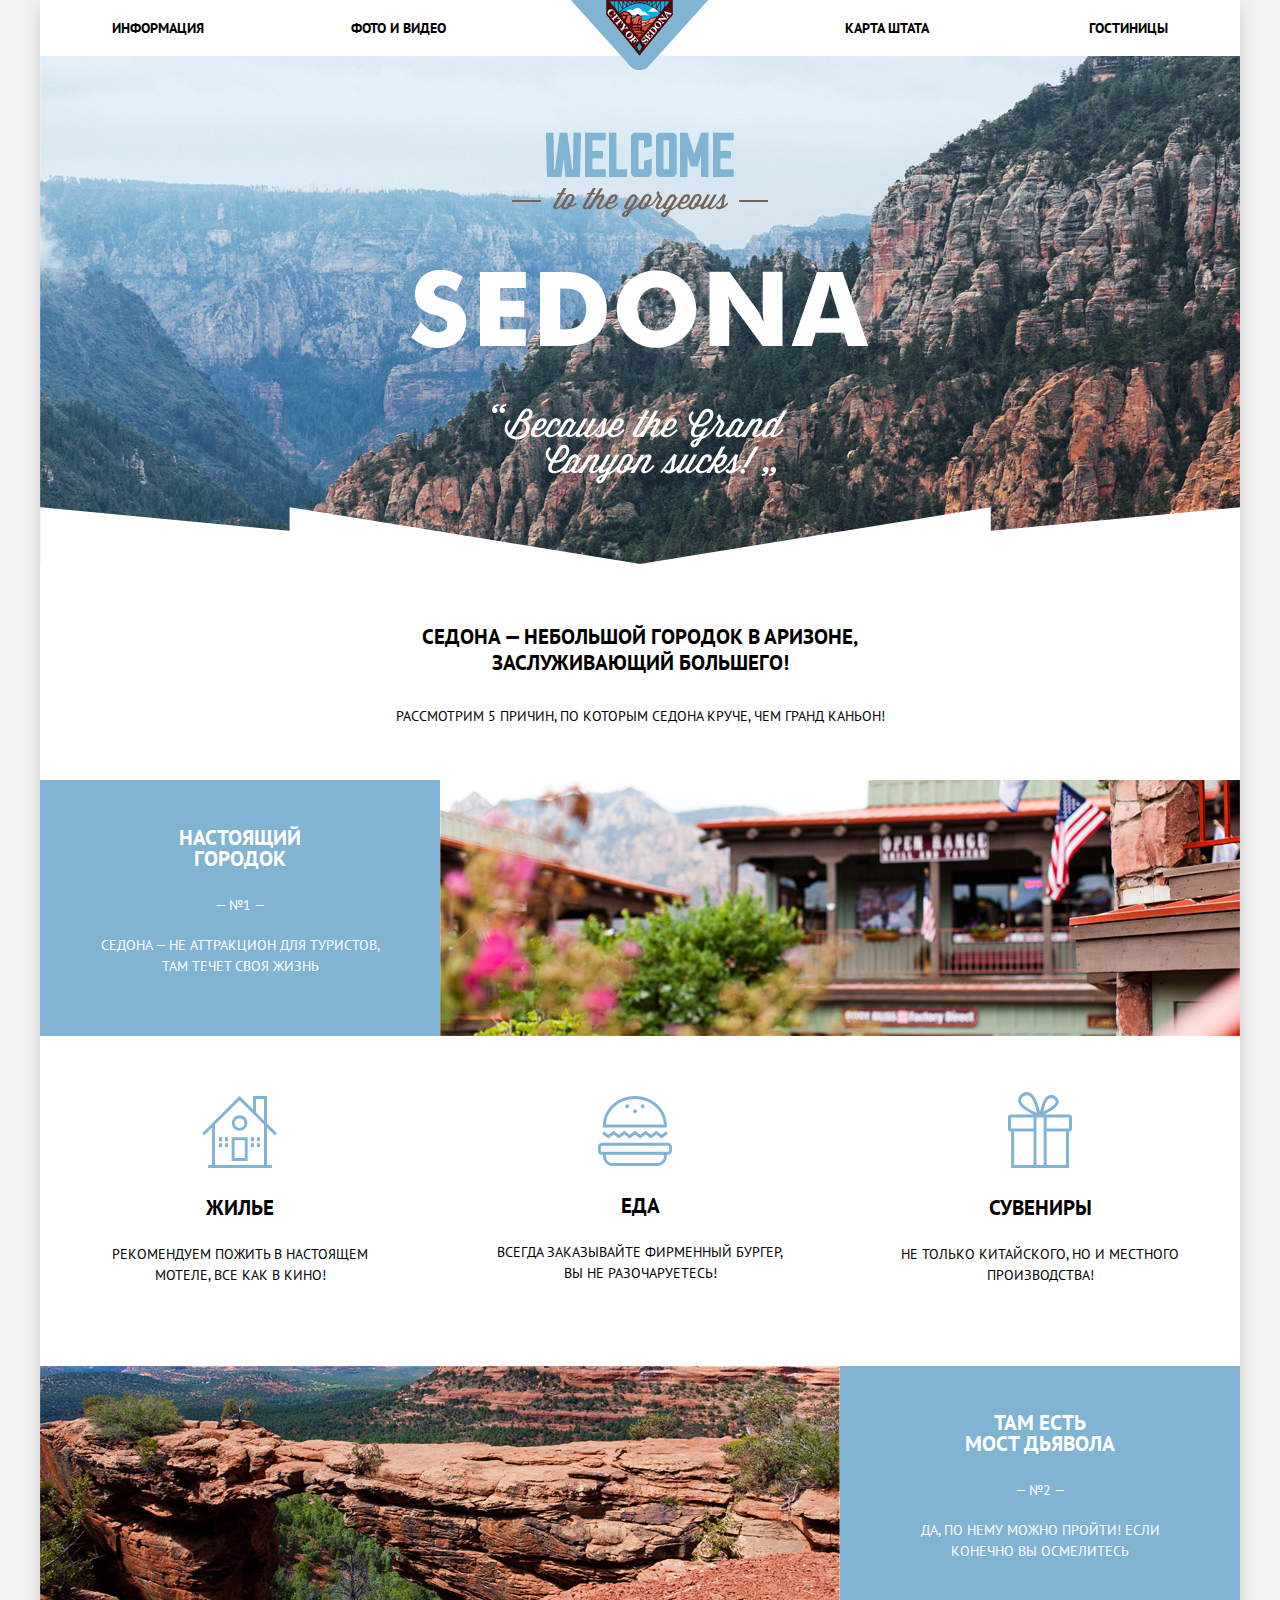
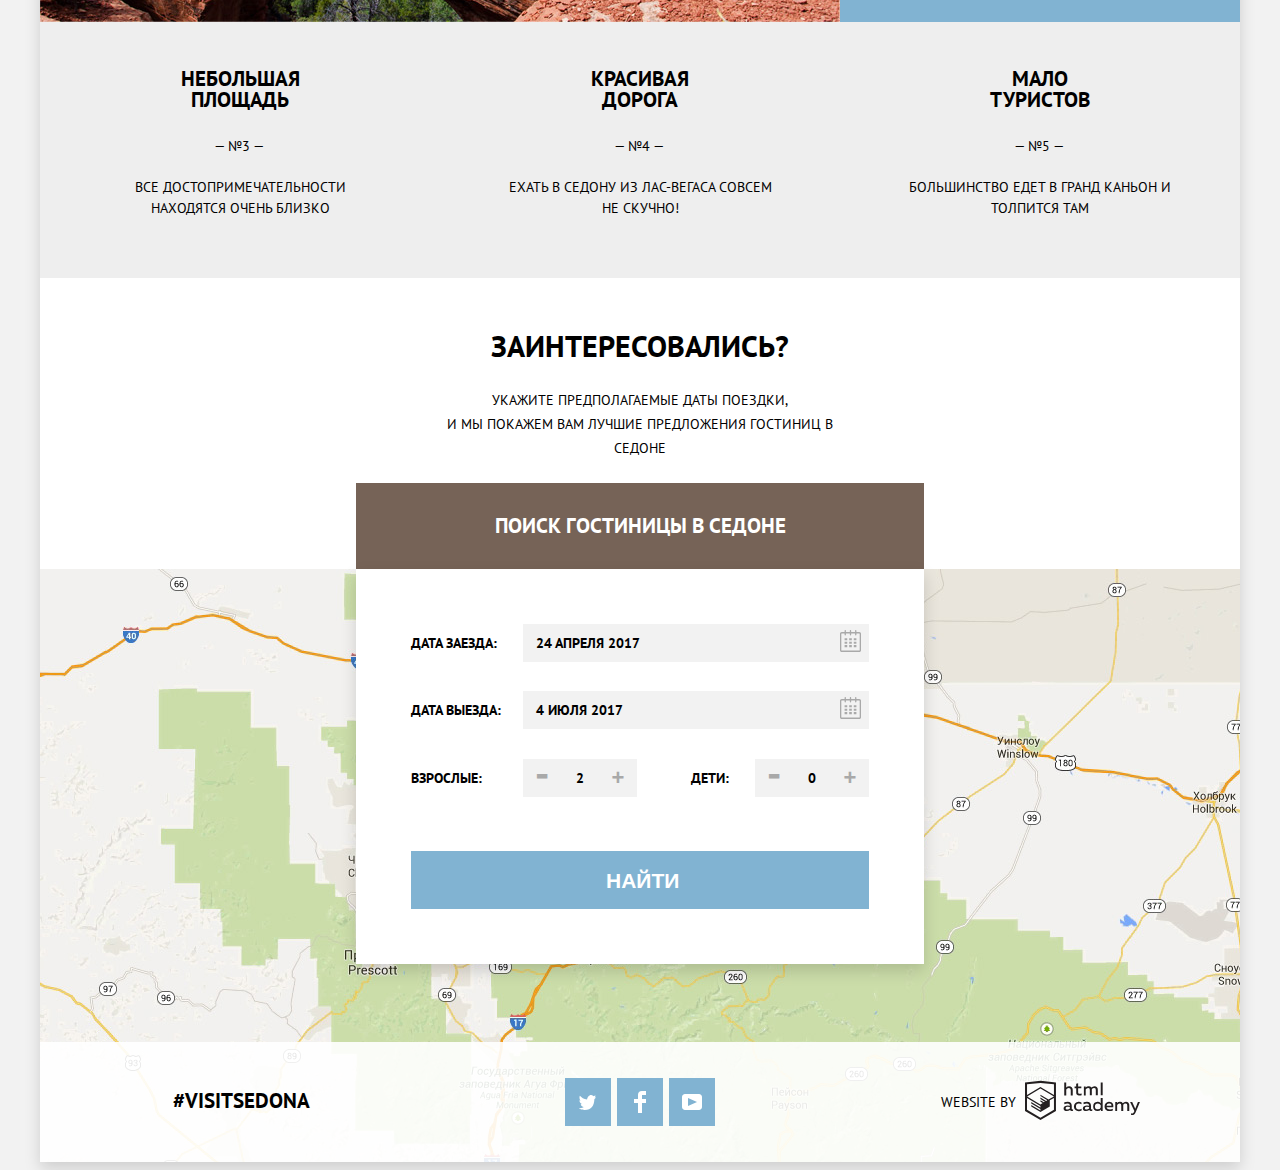
<file: sedona/index.html>
<!DOCTYPE html>
<html lang="ru">

<head>
	<meta charset="utf-8">
	<title>HTML Academy: Седона</title>
	<link href="https://fonts.googleapis.com/css?family=PT+Sans" rel="stylesheet">
	<link href="css/normalize.css" rel="stylesheet">
	<link href="css/style.min.css" rel="stylesheet">
</head>

<body>
	<div class="wrapper">
	<header class="main-header">
		<a class="main-header-logo">
			<img src="img/index-logo.png" width="138" height="70" alt="Логотип Седона">
		</a>
		<nav class="main-navigation">
			<div class="container">
			<ul class="site-navigation-left">
				<li><a href="info.html">Информация</a></li>                           
				<li><a href="photo-video.html">Фото и видео</a></li>  
			</ul>
			<ul class="site-navigation-right">
				<li><a href="map.html">Карта штата</a></li>
				<li><a href="sedona-catalog.html">Гостиницы</a></li> 
			</ul>
			</div>
		</nav>
	</header>
	
	<main class="main-container">
		<h1 class="visually-hidden">Седона</h1> 
		<section class="features">
			<div class="content-sedona">
				<img src="img/text-sedona.png" width="458" height="352" alt="Текстовая Седона">
			</div>
			<div class="main-title">
				<h2 class="title-sedona">Седона — небольшой городок в Аризоне, заслуживающий большего!</h2>
				<p class="text">Рассмотрим 5 причин, по которым Седона круче, чем Гранд Каньон!</p>			
			</div>
			
			<div class="first-point">
				<div class="real-city">
					<h3 class="title">Настоящий городок</h3> 
					<p class="number">— №1 —</p>
					<p class="text">Седона — не аттракцион для туристов, там течет своя жизнь</p> 
				</div>
				<div class="first-point-picture">
					<img src="img/city-1.jpg" width="800" height="256" alt="Город Седона-1">
				</div>
			</div>
			
			<div class="index-columns">
				<ul class="features-list">
					<li class="feature-item">
						<img src="img/icon-1.svg" width="75" height="71" alt="Домик">
						<h3 class="title">Жилье</h3> 
						<p class="text">Рекомендуем пожить в настоящем мотеле, все как в кино!</p>
					</li>
					<li class="feature-item">	
						<img src="img/icon-3.svg" width="74" height="70" alt="Бургер">
						<h3 class="title">Еда</h3> 
						<p class="text">Всегда заказывайте фирменный бургер, вы не разочаруетесь!</p> 
					</li>
					<li class="feature-item">
						<img src="img/icon-2.svg" width="64" height="76" alt="Подарок">
						<h3 class="title">Сувениры</h3> 
						<p class="text">Не только китайского, но и местного производства!</p>
					</li>
				</ul>
			</div>
			
			<div class="second-point">
				<div class="second-point-picture">
					<img src="img/city-2.jpg" width="800" height="256" alt="Город Седона-2">
				</div>
				<div class="bridge">	
					<h3 class="title">Там есть<br>мост дьявола</h3>                                  <!--здесь можно br-->
					<p class="number">— №2 —</p>
					<p class="text">Да, по нему можно пройти! Если конечно вы осмелитесь</p>
				</div>
			</div>
			
			<div class="third-point-columns">
				<ul class="third-point">
					<li class="area-road-tourists">
						<h3 class="title">Небольшая площадь</h3> 
						<p class="number">— №3 —</p>
						<p class="text">Все достопримечательности находятся очень близко</p> 
					</li>
					<li class="area-road-tourists">	
						<h3 class="title">Красивая дорога</h3> 
						<p class="number">— №4 —</p>
						<p class="text">Ехать в Седону из Лас-Вегаса совсем не скучно!</p>
					</li>
					<li class="area-road-tourists">	
						<h3 class="title">Мало туристов</h3> 
						<p class="number">— №5 —</p>
						<p class="text">Большинство едет в Гранд Каньон и толпится там</p>
					</li>
				</ul>
			</div>
		</section>
		
		<section class="find-info">
			<div class="interesting">
				<h2 class="title2">Заинтересовались?</h2>
				<p class="appointment-info">Укажите предполагаемые даты поездки,<br>и мы покажем вам лучшие предложения гостиниц в Седоне  <!--второй br-->
				</p>
			</div>
			<div class="find-hotel-button">
				<a class="button find-button title" href="find-hotel.html">Поиск гостиницы в Седоне</a>
			</div>
			
			<div class="forms">
				<form class="appointment-form" action="https://echo.htmlacademy.ru" method="post"> 
					<div class="container-form">
						<div class="formline">
							<p class="appointment-item">
								<label for="date-in">Дата заезда:</label>
							</p>
							<div class="formline-inputzone">
								<input type="text" name="date-in" value="" placeholder="24 апреля 2017" id="date-in">
								<button class="calendar" type="button"><svg xmlns="http://www.w3.org/2000/svg" width="21" height="22" viewBox="0 0 21 22"><path d="M19.251 2.025h-2.845V.648c0-.381-.294-.689-.656-.689-.363 0-.656.308-.656.689v1.377h-3.938V.648c0-.381-.294-.689-.655-.689-.363 0-.657.308-.657.689v1.377H5.906V.648c0-.381-.294-.689-.656-.689-.363 0-.657.308-.657.689v1.377H1.75C.784 2.025 0 2.847 0 3.862v16.302C0 21.179.784 22 1.75 22h17.501c.966 0 1.749-.821 1.749-1.836V3.862c0-1.015-.783-1.837-1.749-1.837zm.437 18.139a.448.448 0 0 1-.437.459H1.75a.45.45 0 0 1-.438-.459V3.862a.45.45 0 0 1 .438-.459h2.844v1.378c0 .381.294.689.657.689.362 0 .656-.308.656-.689V3.403h3.938v1.378c0 .381.294.689.657.689.361 0 .655-.308.655-.689V3.403h3.938v1.378c0 .381.293.689.656.689.362 0 .656-.308.656-.689V3.403h2.845c.241 0 .437.206.437.459v16.302z"/><path d="M4.594 8.225h2.625v2.066H4.594zM4.594 11.668h2.625v2.067H4.594zM4.594 15.112h2.625v2.066H4.594zM9.188 15.112h2.625v2.066H9.188zM9.188 11.668h2.625v2.067H9.188zM9.188 8.225h2.625v2.066H9.188zM13.781 15.112h2.625v2.066h-2.625zM13.781 11.668h2.625v2.067h-2.625zM13.781 8.225h2.625v2.066h-2.625z"/></svg><span class="visually-hidden">Открыть календарь</span></button>	
							</div>
							
						</div>
						
						<div class="formline">
							<p class="appointment-item">
								<label for="date-out">Дата выезда:</label>
							</p>
							<div class="formline-inputzone">
								<input type="text" name="date-out" value="" placeholder="4 июля 2017" id="date-out">
								<button class="calendar2" type="button"><svg xmlns="http://www.w3.org/2000/svg" width="21" height="22" viewBox="0 0 21 22"><path d="M19.251 2.025h-2.845V.648c0-.381-.294-.689-.656-.689-.363 0-.656.308-.656.689v1.377h-3.938V.648c0-.381-.294-.689-.655-.689-.363 0-.657.308-.657.689v1.377H5.906V.648c0-.381-.294-.689-.656-.689-.363 0-.657.308-.657.689v1.377H1.75C.784 2.025 0 2.847 0 3.862v16.302C0 21.179.784 22 1.75 22h17.501c.966 0 1.749-.821 1.749-1.836V3.862c0-1.015-.783-1.837-1.749-1.837zm.437 18.139a.448.448 0 0 1-.437.459H1.75a.45.45 0 0 1-.438-.459V3.862a.45.45 0 0 1 .438-.459h2.844v1.378c0 .381.294.689.657.689.362 0 .656-.308.656-.689V3.403h3.938v1.378c0 .381.294.689.657.689.361 0 .655-.308.655-.689V3.403h3.938v1.378c0 .381.293.689.656.689.362 0 .656-.308.656-.689V3.403h2.845c.241 0 .437.206.437.459v16.302z"/><path d="M4.594 8.225h2.625v2.066H4.594zM4.594 11.668h2.625v2.067H4.594zM4.594 15.112h2.625v2.066H4.594zM9.188 15.112h2.625v2.066H9.188zM9.188 11.668h2.625v2.067H9.188zM9.188 8.225h2.625v2.066H9.188zM13.781 15.112h2.625v2.066h-2.625zM13.781 11.668h2.625v2.067h-2.625zM13.781 8.225h2.625v2.066h-2.625z"/></svg><span class="visually-hidden">Открыть календарь</span></button>
							</div>	
						</div>
						
						<div class="formline-adult-child">
							<p class="appointment-item adult">
								<label for="adult">Взрослые:</label>
							</p>
							<div class="formline-inputzone">
								<button class="minus" type="button"><span class="visually-hidden">Уменьшить количество</span>&#x2043;</button>
								<input type="text" name="adult" value="" placeholder="2" id="adult">
								<button class="plus" type="button"><span class="visually-hidden">Увеличить количество</span>+</button>
							</div>
							
							<p class="appointment-item child">
								<label for="child">Дети:</label>
							</p>
							<div class="formline-inputzone">
								<button class="minus" type="button"><span class="visually-hidden">Уменьшить количество</span>&#x2043;</button>
								<input type="text" name="children" value="" placeholder="0" id="child">
								<button class="plus" type="button"><span class="visually-hidden">Увеличить количество</span>+</button>
							</div>
							
						</div>
						<button class="button find title" type="submit">Найти</button> 
					</div>
				</form>
			</div>
		</section>
		
		<section class="map-sedona">	
			<h2 class="visually-hidden">Карта</h2>    
			<p>
				<iframe src="https://www.google.com/maps/embed?pb=!1m18!1m12!1m3!1d839711.4436377848!2d-111.95718906109597!3d34.70208182978299!2m3!1f0!2f0!3f0!3m2!1i1024!2i768!4f13.1!3m3!1m2!1s0x872da132f942b00d%3A0x5548c523fa6c8efd!2z0KHQtdC00L7QvdCwLCDQkNGA0LjQt9C-0L3QsCA4NjMzNiwg0KHQqNCQ!5e0!3m2!1sru!2sru!4v1505604050020" width="1200" height="593" style="border:0" allowfullscreen></iframe>
			</p>
		</section>
	</main>
	
	<footer class="main-footer">
		<div class="container">
			<p class="hashtag">#Visitsedona</p>
			<div class="footer-social">
				<ul>
					<li>
						<a class="social-button" href="#"><span class="visually-hidden">Твиттер</span>
							<svg xmlns="http://www.w3.org/2000/svg" xmlns:xlink="http://www.w3.org/1999/xlink" width="17" height="15" viewBox="0 0 17 15"><path fill="#FFF" d="M10.95.144c1.685-.496 2.984.27 3.577 1.179.673-.231 1.331-.481 2.011-.708a2.345 2.345 0 0 1-.857 1.768c.685.17 1.304-.491 1.304-.491-.169 1-1.006 1.788-1.563 2.024-.231 6.75-3.175 11.217-10.077 11.082h-.446c-.41 0-4.164-.46-4.898-1.887 2.271.196 3.893-.422 4.693-1.177-.96-.3-2.679-.477-2.979-2.95.349.106.564.228 1.19.119C1.705 8.247.374 7.53.448 5.33c.285.328 1.067.536 1.34.472C1.085 5.561-.182 2.442.894.85c1.818 1.854 3.735 3.606 7.152 3.773C8.254 2.33 9.183.793 10.95.144z"/></svg>
						</a>
					</li>                                                                                        
					<li>
						<a class="social-button" href="#"><span class="visually-hidden">Фейсбук</span>
							<svg xmlns="http://www.w3.org/2000/svg" width="12" height="22" viewBox="0 0 12 22"><path fill="#FFF" d="M12 4V0H8a4 4 0 0 0-4 4v4H0v4h4v10h4V12h4V8H8V4h4z"/></svg>
						</a>
					</li>
					<li>
						<a class="social-button" href="#"><span class="visually-hidden">Ютуб</span>
							<svg xmlns="http://www.w3.org/2000/svg" xmlns:xlink="http://www.w3.org/1999/xlink" width="20" height="16" viewBox="0 0 20 16"><path fill="#FFF" d="M17 0H3C1.35 0 0 1.35 0 3v10c0 1.65 1.35 3 3 3h14c1.65 0 3-1.35 3-3V3c0-1.65-1.35-3-3-3zM6.027 11.998V4.002L15.014 8l-8.987 3.998z"/></svg>
						</a>
					</li>
				</ul>
			</div>
			<div class="footer-copyright">
				<p class="website">website by</p>
				<a class="logo" href="https://htmlacademy.ru/intensive/htmlcss"><svg id="Layer_1" data-name="Layer 1" xmlns="http://www.w3.org/2000/svg" width="115" height="41" viewBox="0 0 108.08 36.85"><title>logo-htmlacademy-small1</title><path d="M44.61,26.88a2,2,0,0,0,.55-0.1v1.33a3.25,3.25,0,0,1-1.18.21,1.67,1.67,0,0,1-1.67-1,4.84,4.84,0,0,1-3.14,1.08c-1.51,0-2.91-.83-2.91-2.55,0-2.13,2-2.79,3.71-2.79a11.08,11.08,0,0,1,2.17.25v-0.3c0-1-.76-1.77-2.19-1.77a7.42,7.42,0,0,0-3,.64v-1.7a10.21,10.21,0,0,1,3.19-.55c2.36,0,3.81,1.12,3.81,3.65v3a0.54,0.54,0,0,0,.49.59h0.17Zm-6.44-1.13A1.35,1.35,0,0,0,39.63,27h0.11a3.39,3.39,0,0,0,2.41-1V24.58a9.72,9.72,0,0,0-1.81-.21c-1,0-2.16.33-2.16,1.38h0Zm12.36-6.11a5,5,0,0,1,2.57.64V22a4.08,4.08,0,0,0-2.3-.7,2.75,2.75,0,1,0,0,5.49,5,5,0,0,0,2.43-.64v1.71a6.27,6.27,0,0,1-2.76.57A4.21,4.21,0,0,1,46,24.51q0-.21,0-0.41a4.32,4.32,0,0,1,4.18-4.46h0.38Zm12.17,7.24a2,2,0,0,0,.55-0.1v1.33a3.25,3.25,0,0,1-1.18.21,1.67,1.67,0,0,1-1.67-1,4.84,4.84,0,0,1-3.14,1.08c-1.51,0-2.91-.83-2.91-2.55,0-2.13,2-2.79,3.71-2.79a11.08,11.08,0,0,1,2.17.25v-0.3c0-1-.76-1.77-2.19-1.77a7.42,7.42,0,0,0-3,.64v-1.7a10.21,10.21,0,0,1,3.19-.55c2.36,0,3.81,1.12,3.81,3.65v3a0.54,0.54,0,0,0,.49.59h0.17Zm-6.44-1.13A1.35,1.35,0,0,0,57.73,27h0.11a3.39,3.39,0,0,0,2.41-1V24.58a9.72,9.72,0,0,0-1.81-.21c-1.06,0-2.16.33-2.16,1.38h0ZM73,16V28.2H71.35V26.88a3.88,3.88,0,0,1-3.19,1.54,4.4,4.4,0,0,1,0-8.78,3.81,3.81,0,0,1,3,1.3V16H73Zm-4.53,5.22a2.76,2.76,0,1,0,0,5.52A2.86,2.86,0,0,0,71.15,25V23A2.91,2.91,0,0,0,68.49,21.27ZM79,19.64c3.31,0,4.46,2.68,3.92,5.09H76.7c0.21,1.5,1.67,2.11,3.19,2.11a6.11,6.11,0,0,0,2.64-.59v1.6a7.14,7.14,0,0,1-3,.57C77,28.42,74.78,27,74.78,24a4.18,4.18,0,0,1,4-4.39H79Zm0.09,1.54a2.28,2.28,0,0,0-2.44,2.1v0.06H81.3A2,2,0,0,0,79.13,21.18Zm5.73,7V19.87h1.65v1a3.81,3.81,0,0,1,2.78-1.27A2.86,2.86,0,0,1,91.89,21a4.12,4.12,0,0,1,2.91-1.33A3.06,3.06,0,0,1,98,23V28.2h-1.9V23.05a1.59,1.59,0,0,0-1.42-1.75H94.42a2.8,2.8,0,0,0-2.07,1.12V28.2h-1.9V23.05A1.59,1.59,0,0,0,89,21.31H88.8a3,3,0,0,0-2.21,1.29v5.63H84.86Zm21.31-8.33h1.9l-3.91,9.46c-0.9,2.17-2.09,2.86-3.35,2.86a4.76,4.76,0,0,1-1.1-.14V30.46a2.86,2.86,0,0,0,.85.12c0.9,0,1.58-.64,2.07-1.9l0.17-.42-4-8.4h2l2.86,6.29ZM38.73,1.46V6.22a3.81,3.81,0,0,1,2.7-1.14,3.25,3.25,0,0,1,3.44,3.4v5.15H43V8.72a1.81,1.81,0,0,0-1.61-2h-0.3a2.93,2.93,0,0,0-2.32,1.39v5.52h-1.9V1.46h1.9ZM49.94,2.31v3h3V6.91h-3v3.81c0,1.1.5,1.46,1.58,1.46a4.49,4.49,0,0,0,1.69-.33v1.6A6.8,6.8,0,0,1,51,13.8a2.55,2.55,0,0,1-2.86-2.74V6.89H46.58V5.26h1.5V2.74Zm5.4,11.31V5.28H57v1A3.81,3.81,0,0,1,59.77,5a2.86,2.86,0,0,1,2.6,1.33A4.12,4.12,0,0,1,65.28,5,3.06,3.06,0,0,1,68.44,8.4v5.21h-1.9V8.46a1.59,1.59,0,0,0-1.42-1.75H64.89a2.8,2.8,0,0,0-2.07,1.12v5.78h-1.9V8.46A1.59,1.59,0,0,0,59.5,6.71H59.27A3,3,0,0,0,57.06,8v5.63H55.34ZM71.17,1.45H73V13.6H71.17V1.45ZM14.71,0H14.55L0,1.54V28.21l14.55,8.66,14.55-8.66V1.54Zm12.5,27.1L14.55,34.64,1.9,27.12V16.18l12.59,7.5V25L5.86,19.9v1.31l8.68,5.21v1.39L5.87,22.65V24l8.68,5.21,8.75-5.24V18.31L27.2,16V27.12Zm0-12.53-3.48,2-1.6,1L14.51,13v1.31L21,18.23H21l-0.14.09-1,.54-5.37-3.2V17l4.24,2.52-1,.67-3.2-1.9v1.31l2.1,1.24L14.5,22.1,2,14.65,14.51,7.11Zm0-1.32L14.49,5.76,1.91,13.25v-10L14.56,1.92,27.21,3.25v10h0Z" transform="translate(0 -0.02)" fill="#231f20"/></svg></a>  
			</div>
		</div>
	</footer>
	</div>
	<script src="js/modal.min.js"></script>
</body>

</html>
</file>
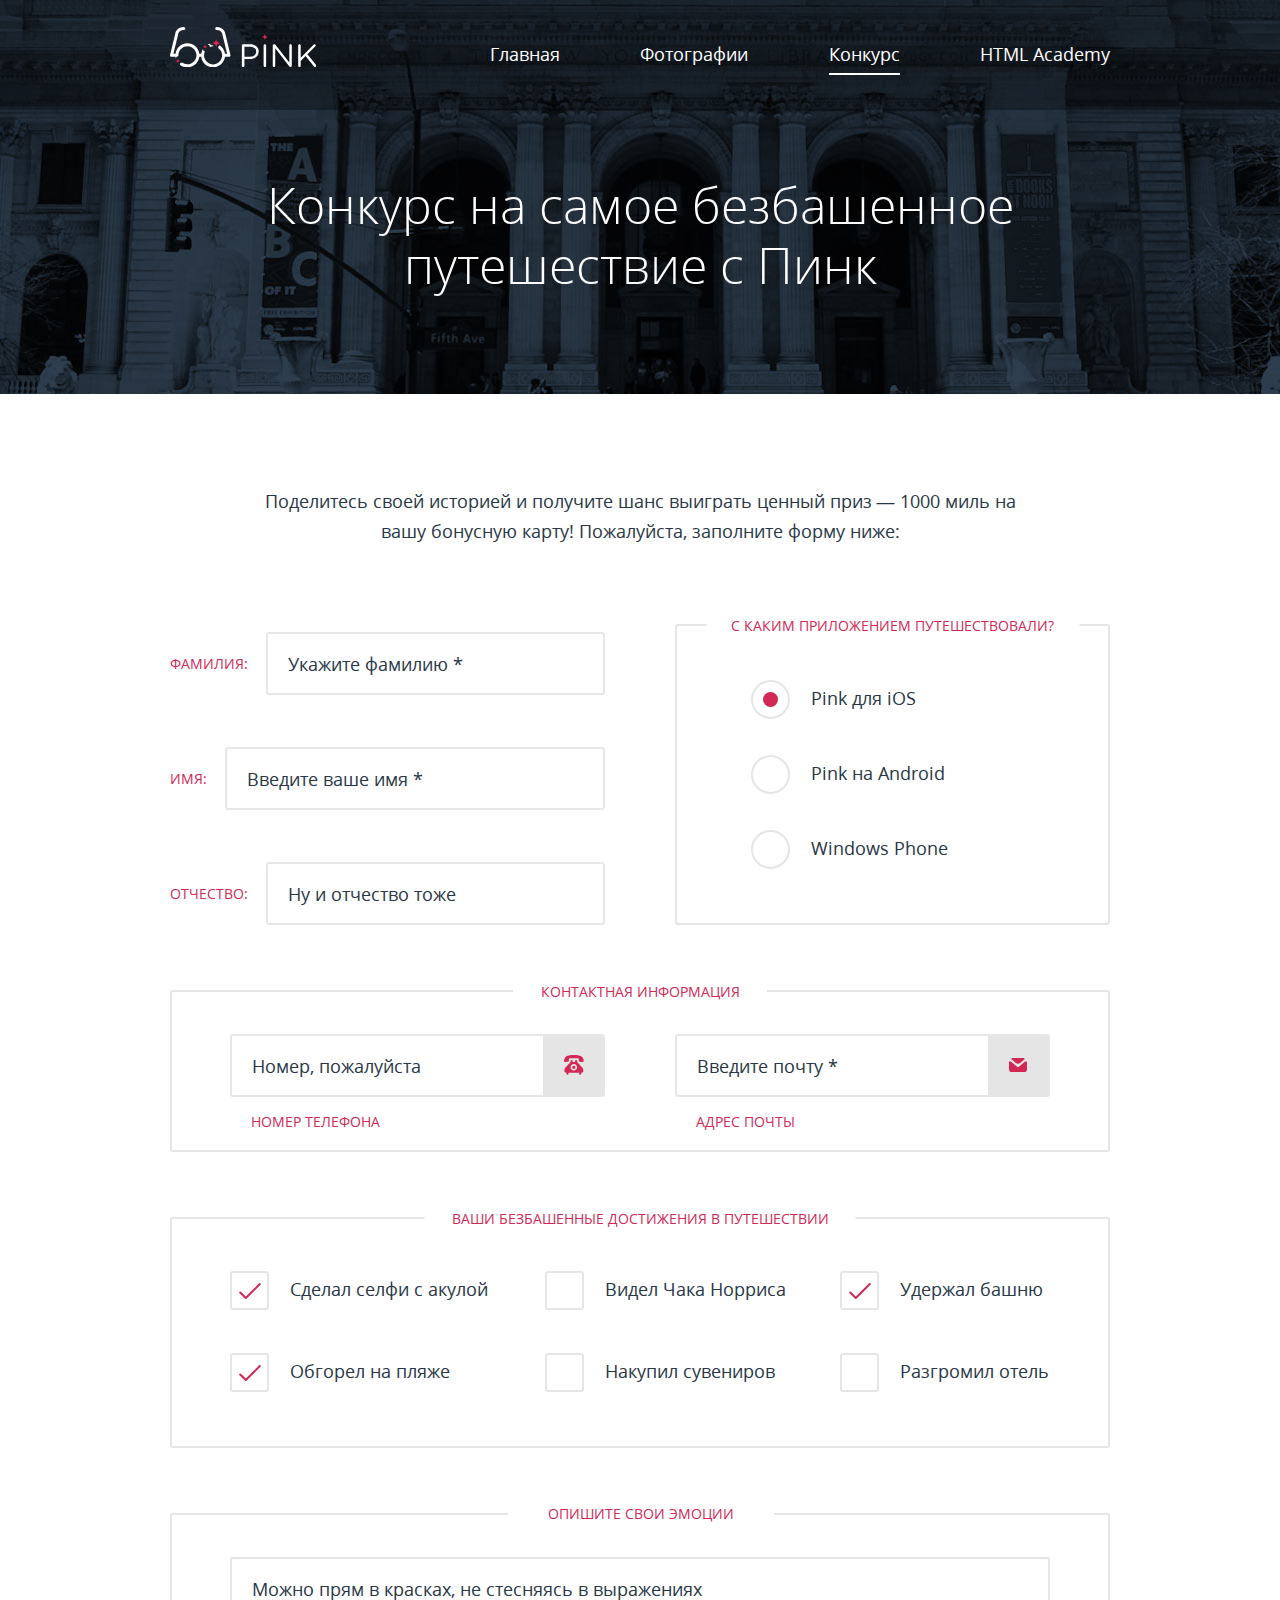
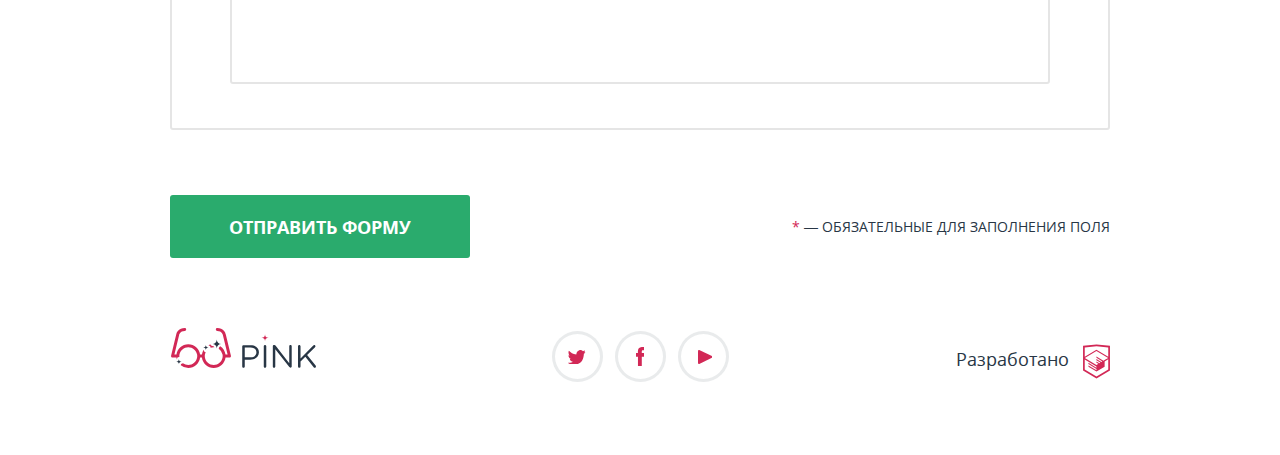
<file: pink/form.html>
<!DOCTYPE html>
<html lang="ru">
  <head>
    <meta charset="utf-8">
    <meta name="viewport" content="width=device-width,initial-scale=1">
    <meta name="format-detection" content="telephone=no">
    <title>HTML Academy: Пинк</title>
    <link href="css/style.css" rel="stylesheet">
  </head>
  <body class="body-style">

    <div style="display:none">
      <svg xmlns="http://www.w3.org/2000/svg"><symbol id="sprite-htmlacademy" viewbox="0 0 60 60"><path d="M30.2 5h-.2l-19.7 2.1v36.2l19.7 11.7 19.7-11.7v-36.2l-19.5-2.1zm17 36.8l-17.2 10.2-17.2-10.2v-14.8l17.1 10.2v1.8l-11.7-7v1.8l11.8 7.1v1.9l-11.8-7v1.8l11.8 7 11.9-7.1v-7.6l5.3-3.2v15.1zm-.1-17l-4.7 2.8-2.2 1.3-10.3-6.1v1.8l8.8 5.3h-.1l-.2.1-1.3.7-7.3-4.3v1.8l5.8 3.4-1.4.9-4.3-2.6v1.8l2.9 1.7-2.9 1.7-17-10.1 17-10.2 17.2 10zm.1-1.8l-17.3-10.2-17.1 10.2v-13.6l17.2-1.8 17.2 1.8v13.6z"></path></symbol><symbol id="sprite-icon-editor-contrast" viewbox="-35.422 -7.96 31.92 31.92"><path d="M-19.462-3.96c6.595 0 11.96 5.365 11.96 11.96s-5.365 11.96-11.96 11.96-11.96-5.365-11.96-11.96 5.365-11.96 11.96-11.96m0-4c-8.814 0-15.96 7.145-15.96 15.96 0 8.813 7.146 15.96 15.96 15.96S-3.502 16.813-3.502 8c0-8.815-7.146-15.96-15.96-15.96z"></path><path d="M-19.462 16.331a8.519 8.519 0 0 0 8.52-8.52 8.518 8.518 0 0 0-8.52-8.519"></path></symbol><symbol id="sprite-icon-editor-crop" viewbox="0 0 48 48"><path fill="none" d="M0 0h48v48H0V0z"></path><path fill="#d22856" d="M34 30h4V14c0-2.21-1.79-4-4-4H18v4h16v16zm-20 4V2h-4v8H2v4h8v20c0 2.21 1.79 4 4 4h20v8h4v-8h8v-4H14z"></path></symbol><symbol id="sprite-icon-editor-fill" viewbox="0 0 48 48"><path fill="none" d="M0 0h48v48H0V0z"></path><path d="M33.12 17.88L15.24 0l-2.83 2.83 4.76 4.76L6.88 17.88a3 3 0 0 0 0 4.24l11 11c.58.59 1.35.88 2.12.88s1.54-.29 2.12-.88l11-11a3 3 0 0 0 0-4.24zM10.41 20L20 10.42 29.59 20H10.41zM38 23s-4 4.33-4 7c0 2.21 1.79 4 4 4s4-1.79 4-4c0-2.67-4-7-4-7zM0 40h48v3H0z"></path></symbol><symbol id="sprite-icon-facebook" viewbox="0 0 8.673 18.944"><path fill="#d22856" d="M6.275 3.357h2.398V0H5.795C2.656.181 1.54 2.387 1.948 6.115H0v3.517h1.958v9.312h3.837V9.632h2.857V6.115H5.786c-.021-1.045-.036-2.406.489-2.758z"></path></symbol><symbol id="sprite-icon-heart" viewbox="521.939 473.064 12.545 11.99"><path d="M528.174 485.055a.737.737 0 0 1-.552-.249c-3.798-4.324-4.644-5.298-4.858-5.572h-.004a3.866 3.866 0 0 1-.821-2.373 3.803 3.803 0 0 1 3.799-3.799c.934 0 1.804.32 2.484.898a3.847 3.847 0 0 1 2.463-.898 3.803 3.803 0 0 1 3.799 3.799c0 .909-.318 1.754-.896 2.381l-4.86 5.561a.735.735 0 0 1-.554.252zm-4.245-6.706c.208.255 2.471 2.839 4.243 4.858l4.323-4.944c.34-.369.52-.86.52-1.399a2.333 2.333 0 0 0-2.33-2.331c-.729 0-1.421.344-1.9.943a.76.76 0 0 1-.585.275.727.727 0 0 1-.575-.294 2.333 2.333 0 0 0-1.887-.925 2.333 2.333 0 0 0-2.33 2.331c0 .678.275 1.171.507 1.467l.014.019z"></path></symbol><symbol id="sprite-icon-twitter" viewbox="0 0 17.5 14.663"><path fill="#d22856" fill-rule="evenodd" clip-rule="evenodd" d="M11.283.153c1.736-.485 3.074.263 3.685 1.151.694-.226 1.372-.47 2.072-.691-.004.841-.538 1.478-.883 1.727.704.166 1.343-.48 1.343-.48-.175.976-1.035 1.746-1.611 1.977-.239 6.592-3.272 10.956-10.382 10.823h-.46c-.422 0-4.29-.45-5.047-1.843 2.341.192 4.011-.412 4.835-1.15-.989-.293-2.761-.464-3.07-2.881.362.105.583.223 1.228.117C1.757 8.067.385 7.366.461 5.218c.294.32 1.1.523 1.381.461C1.117 5.444-.188 2.398.921.843 2.794 2.654 4.769 4.364 8.29 4.528 8.506 2.288 9.461.787 11.283.153z"></path></symbol><symbol id="sprite-icon-youtube" viewbox="0 0 14.64 13.96"><path fill="#d22856" d="M1.775 13.78C.799 14.257 0 13.758 0 12.671V1.29C0 .202.799-.295 1.775.181l12.133 5.932c.975.478.975 1.258 0 1.736L1.775 13.78z"></path></symbol><symbol id="sprite-logo-pink-blue-desktop" viewbox="0 0 146.3 40.375"><path d="M71.874 18.661c0-.708.58-1.288 1.256-1.288h7.18c5.087 0 8.436 2.704 8.436 7.146v.063c0 4.86-4.057 7.373-8.854 7.373h-5.475v6.825c0 .708-.58 1.287-1.289 1.287-.676 0-1.256-.58-1.256-1.287l.002-20.119zm8.114 10.98c3.734 0 6.182-1.996 6.182-4.959v-.062c0-3.221-2.414-4.894-6.053-4.894h-5.699v9.917h5.57v-.002zM93.603 18.5c0-.708.579-1.288 1.255-1.288.709 0 1.288.58 1.288 1.288v20.283a1.29 1.29 0 0 1-1.288 1.287c-.676 0-1.255-.579-1.255-1.287V18.5zm9.141.032c0-.676.58-1.256 1.256-1.256h.354c.58 0 .935.29 1.288.74l13.684 17.45V18.468c0-.676.547-1.256 1.256-1.256.676 0 1.225.58 1.225 1.256v20.349c0 .677-.48 1.19-1.158 1.19h-.129c-.548 0-.936-.321-1.318-.772l-13.976-17.867v17.449c0 .677-.547 1.257-1.257 1.257-.676 0-1.223-.58-1.223-1.257V18.532h-.002zm25.429-.032c0-.708.58-1.288 1.257-1.288.708 0 1.286.58 1.286 1.288v12.331l12.848-13.168c.29-.257.579-.451.998-.451.676 0 1.225.612 1.225 1.256 0 .354-.162.644-.42.901l-7.984 7.92 8.564 10.561c.225.291.354.547.354.936 0 .676-.577 1.288-1.285 1.288-.482 0-.807-.259-1.03-.58l-8.401-10.464-4.863 4.861v4.895a1.29 1.29 0 0 1-1.286 1.288c-.677 0-1.257-.58-1.257-1.288V18.5h-.006z"></path><path fill="#D22856" d="M98.498 9.875a3.623 3.623 0 0 1-3.623-3.624 3.625 3.625 0 0 1-3.625 3.624 3.625 3.625 0 0 1 3.625 3.624 3.623 3.623 0 0 1 3.623-3.624z"></path><g fill="#D22856"><path d="M43.094 19.313c.246 0 .489.014.73.033a2.491 2.491 0 0 0-2.136-1.221 1.994 1.994 0 0 1-1.884-1.354c-.727.208-1.425.482-2.089.816.062.017.122.038.188.038a2 2 0 0 1 2 2c0 .096-.015.188-.028.281 1-.382 2.084-.593 3.219-.593z"></path><path d="M60.462 28.016L55.287 6.651C54.926 4.303 52.694 0 46.688 0a1.5 1.5 0 1 0 0 3c4.856 0 5.575 3.729 5.639 4.143l4.767 19.701h-2.073c-.445-3.557-2.453-6.628-5.305-8.522a2.503 2.503 0 0 0-1.529 2.303c0 .088-.015.171-.026.256a9.034 9.034 0 0 1 3.829 5.965c.082.488.135.987.135 1.5 0 .512-.053 1.012-.135 1.5-.716 4.271-4.421 7.53-8.896 7.53-4.475 0-8.181-3.259-8.896-7.53a9.035 9.035 0 0 1-.135-1.5c0-.513.053-1.012.135-1.5a8.945 8.945 0 0 1 .808-2.484 1.994 1.994 0 0 1-1.852-1.984.739.739 0 0 0-.192-.488 11.95 11.95 0 0 0-1.795 4.957h-1.82c-.741-5.927-5.802-10.531-11.927-10.531S6.235 20.917 5.493 26.844H3.42L8.187 7.143C8.25 6.729 8.97 3 13.826 3a1.5 1.5 0 1 0 0-3C7.82 0 5.588 4.303 5.227 6.651L.052 28.016c-.266 1.109.531 1.826 1.426 1.826.012 0 .023.004.036.004h3.982c.079.629.215 1.237.387 1.831a.726.726 0 0 0 .102-.354 2 2 0 0 1 2-2c.166 0 .324.024.478.062a8.337 8.337 0 0 1-.074-1.042c0-.512.053-1.011.135-1.5.715-4.271 4.421-7.531 8.896-7.531s8.18 3.26 8.896 7.531c.082.489.135.988.135 1.5s-.053 1.012-.135 1.5c-.715 4.272-4.421 7.531-8.896 7.531a8.959 8.959 0 0 1-5.386-1.794c-.35.302-.8.491-1.299.491a.75.75 0 0 0-.749.748c0 .289-.065.563-.176.812a11.94 11.94 0 0 0 7.614 2.743c6.125 0 11.185-4.604 11.927-10.529h1.814c.742 5.926 5.802 10.529 11.927 10.529s11.186-4.604 11.927-10.529H59c.012 0 .023-.005.036-.005.895.002 1.692-.715 1.426-1.824z"></path></g><path d="M50.686 16.125a4.499 4.499 0 0 1-4.499-4.499 4.499 4.499 0 0 1-4.499 4.499 4.499 4.499 0 0 1 4.499 4.499 4.498 4.498 0 0 1 4.499-4.499zm-12.782 3.501a2.748 2.748 0 0 1-2.749-2.749 2.748 2.748 0 0 1-2.749 2.749 2.747 2.747 0 0 1 2.749 2.749 2.748 2.748 0 0 1 2.749-2.749zm-27.17 14.446a2.748 2.748 0 0 1-2.749-2.75c0 1.52-1.23 2.75-2.749 2.75a2.747 2.747 0 0 1 2.749 2.748 2.748 2.748 0 0 1 2.749-2.748z"></path></symbol><symbol id="sprite-logo-pink-blue-mobile" viewbox="0 0 146.3 40.375"><path d="M71.874 18.661c0-.708.58-1.288 1.256-1.288h7.18c5.087 0 8.436 2.704 8.436 7.146v.063c0 4.86-4.057 7.373-8.854 7.373h-5.475v6.825c0 .708-.58 1.287-1.289 1.287-.676 0-1.256-.58-1.256-1.287l.002-20.119zm8.114 10.98c3.734 0 6.182-1.996 6.182-4.959v-.062c0-3.221-2.414-4.894-6.053-4.894h-5.699v9.917h5.57v-.002zM93.603 18.5c0-.708.579-1.288 1.255-1.288.709 0 1.288.58 1.288 1.288v20.283a1.29 1.29 0 0 1-1.288 1.287c-.676 0-1.255-.579-1.255-1.287V18.5zm9.141.032c0-.676.58-1.256 1.256-1.256h.354c.58 0 .935.29 1.288.74l13.684 17.45V18.468c0-.676.547-1.256 1.256-1.256.676 0 1.225.58 1.225 1.256v20.349c0 .677-.48 1.19-1.158 1.19h-.129c-.548 0-.936-.321-1.318-.772l-13.976-17.867v17.449c0 .677-.547 1.257-1.257 1.257-.676 0-1.223-.58-1.223-1.257V18.532h-.002zm25.429-.032c0-.708.58-1.288 1.257-1.288.708 0 1.286.58 1.286 1.288v12.331l12.848-13.16c.29-.257.579-.451.998-.451.676 0 1.225.612 1.225 1.256 0 .354-.162.644-.42.901l-7.984 7.92 8.564 10.561c.225.291.354.547.354.936 0 .676-.577 1.288-1.285 1.288-.482 0-.807-.259-1.03-.58l-8.401-10.464-4.863 4.861v4.895a1.29 1.29 0 0 1-1.286 1.288c-.677 0-1.257-.58-1.257-1.288V18.5h-.006z"></path><path fill="#D22856" d="M60.462 28.016L55.287 6.651C54.926 4.303 52.694 0 46.688 0a1.5 1.5 0 1 0 0 3c4.856 0 5.575 3.729 5.639 4.143l4.767 19.701h-2.073c-.742-5.927-5.802-10.531-11.927-10.531s-11.186 4.604-11.927 10.531h-1.82c-.741-5.927-5.802-10.531-11.927-10.531S6.235 20.917 5.493 26.844H3.42L8.187 7.143C8.25 6.729 8.97 3 13.826 3a1.5 1.5 0 1 0 0-3C7.82 0 5.588 4.303 5.227 6.651L.052 28.016c-.266 1.109.531 1.826 1.426 1.826.012 0 .023.004.036.004h3.982c.741 5.926 5.802 10.53 11.927 10.53s11.185-4.604 11.927-10.53h1.814c.742 5.926 5.802 10.53 11.927 10.53s11.186-4.604 11.927-10.53H59c.012 0 .023-.004.036-.004.895 0 1.692-.717 1.426-1.826zm-34.147 1.828c-.715 4.272-4.421 7.531-8.896 7.531s-8.18-3.259-8.896-7.531c-.082-.488-.135-.988-.135-1.5s.053-1.011.135-1.5c.715-4.271 4.421-7.531 8.896-7.531s8.18 3.26 8.896 7.531c.082.489.135.988.135 1.5s-.053 1.011-.135 1.5zm25.675 0c-.716 4.272-4.421 7.531-8.896 7.531-4.475 0-8.181-3.259-8.896-7.531-.082-.488-.135-.988-.135-1.5s.053-1.011.135-1.5c.716-4.271 4.421-7.531 8.896-7.531 4.475 0 8.181 3.26 8.896 7.531.082.489.135.988.135 1.5s-.053 1.011-.135 1.5z"></path></symbol><symbol id="sprite-logo-pink-white-desktop" viewbox="0 0 146.3 40.375"><path d="M71.874 18.661c0-.708.58-1.288 1.256-1.288h7.18c5.087 0 8.436 2.704 8.436 7.146v.064c0 4.861-4.057 7.373-8.854 7.373h-5.475v6.825c0 .708-.58 1.288-1.288 1.288-.676 0-1.256-.58-1.256-1.288v-20.12zm8.114 10.98c3.734 0 6.182-1.996 6.182-4.959v-.063c0-3.22-2.414-4.894-6.053-4.894h-5.699v9.917h5.57v-.001zM93.603 18.5c0-.708.579-1.288 1.255-1.288.709 0 1.288.58 1.288 1.288v20.283a1.29 1.29 0 0 1-1.288 1.287c-.676 0-1.255-.579-1.255-1.287V18.5zm9.141.032c0-.676.58-1.256 1.256-1.256h.354c.58 0 .935.29 1.288.74l13.684 17.45V18.468c0-.676.547-1.256 1.256-1.256.676 0 1.224.58 1.224 1.256v20.349c0 .676-.481 1.19-1.158 1.19h-.129c-.548 0-.935-.321-1.319-.772l-13.975-17.868v17.45c0 .676-.547 1.256-1.256 1.256-.676 0-1.223-.58-1.223-1.256V18.532h-.002zm25.429-.032c0-.708.58-1.288 1.257-1.288.708 0 1.286.58 1.286 1.288v12.331l12.848-13.168c.29-.257.579-.451.998-.451.676 0 1.225.612 1.225 1.256 0 .354-.162.644-.42.901l-7.984 7.92 8.564 10.561c.225.291.354.547.354.935 0 .676-.578 1.288-1.286 1.288-.483 0-.806-.258-1.03-.58l-8.402-10.463-4.863 4.861v4.894a1.29 1.29 0 0 1-1.286 1.288c-.677 0-1.257-.58-1.257-1.288V18.5h-.004z"></path><path fill="#D22856" d="M98.498 9.875a3.623 3.623 0 0 1-3.623-3.624 3.625 3.625 0 0 1-3.625 3.624 3.625 3.625 0 0 1 3.625 3.624 3.623 3.623 0 0 1 3.623-3.624z"></path><path d="M43.094 19.313c.246 0 .489.014.73.033a2.491 2.491 0 0 0-2.136-1.221 1.994 1.994 0 0 1-1.884-1.354c-.727.208-1.425.482-2.089.816.062.017.122.038.188.038a2 2 0 0 1 2 2c0 .096-.015.188-.028.281 1-.382 2.084-.593 3.219-.593z"></path><path d="M60.462 28.016L55.287 6.651C54.926 4.303 52.694 0 46.688 0a1.5 1.5 0 1 0 0 3c4.856 0 5.575 3.729 5.639 4.143l4.767 19.701h-2.073c-.445-3.557-2.453-6.628-5.305-8.522a2.503 2.503 0 0 0-1.529 2.303c0 .088-.015.171-.026.256a9.034 9.034 0 0 1 3.829 5.964c.082.489.135.988.135 1.5s-.053 1.012-.135 1.5c-.716 4.272-4.421 7.531-8.896 7.531-4.475 0-8.181-3.259-8.896-7.531-.082-.488-.135-.988-.135-1.5s.053-1.011.135-1.5a8.949 8.949 0 0 1 .808-2.483 1.995 1.995 0 0 1-1.852-1.985.743.743 0 0 0-.192-.489 11.954 11.954 0 0 0-1.795 4.958h-1.82c-.741-5.927-5.802-10.531-11.927-10.531S6.235 20.917 5.493 26.844H3.42L8.187 7.143C8.25 6.729 8.97 3 13.826 3a1.5 1.5 0 1 0 0-3C7.82 0 5.588 4.303 5.227 6.651L.052 28.016c-.266 1.109.531 1.826 1.426 1.826.012 0 .023.004.036.004h3.982c.079.628.215 1.237.387 1.831a.726.726 0 0 0 .102-.354 2 2 0 0 1 2-2c.166 0 .324.025.478.063a8.337 8.337 0 0 1-.074-1.042c0-.512.053-1.011.135-1.5.715-4.271 4.421-7.531 8.896-7.531s8.18 3.26 8.896 7.531c.082.489.135.988.135 1.5s-.053 1.012-.135 1.5c-.715 4.272-4.421 7.531-8.896 7.531a8.959 8.959 0 0 1-5.386-1.794c-.35.302-.8.491-1.299.491a.75.75 0 0 0-.749.748c0 .29-.065.564-.176.812a11.94 11.94 0 0 0 7.614 2.743c6.125 0 11.185-4.604 11.927-10.53h1.814c.742 5.926 5.802 10.53 11.927 10.53s11.186-4.604 11.927-10.53H59c.012 0 .023-.004.036-.004.895.001 1.692-.716 1.426-1.825z"></path><path fill="#D22856" d="M50.686 16.125a4.499 4.499 0 0 1-4.499-4.499 4.499 4.499 0 0 1-4.499 4.499 4.499 4.499 0 0 1 4.499 4.499 4.498 4.498 0 0 1 4.499-4.499zm-12.782 3.501a2.748 2.748 0 0 1-2.749-2.749 2.748 2.748 0 0 1-2.749 2.749 2.747 2.747 0 0 1 2.749 2.749 2.748 2.748 0 0 1 2.749-2.749zm-27.17 14.446a2.748 2.748 0 0 1-2.749-2.75c0 1.52-1.23 2.75-2.749 2.75a2.747 2.747 0 0 1 2.749 2.748 2.748 2.748 0 0 1 2.749-2.748z"></path></symbol><symbol id="sprite-logo-pink-white-mobile" viewbox="0 0 74.426 22.859"><path d="M0 1.449C0 .741.58.161 1.256.161h7.18c5.087 0 8.436 2.704 8.436 7.147v.064c0 4.861-4.057 7.373-8.854 7.373H2.544v6.825c0 .708-.58 1.288-1.288 1.288C.58 22.859 0 22.279 0 21.571V1.449zm8.114 10.979c3.734 0 6.182-1.996 6.182-4.958v-.065c0-3.22-2.415-4.894-6.054-4.894H2.544v9.917h5.57zm13.615-11.14C21.729.58 22.308 0 22.983 0c.709 0 1.288.58 1.288 1.288v20.283c0 .708-.579 1.288-1.288 1.288-.676 0-1.255-.58-1.255-1.288V1.288zm9.141.032c0-.676.579-1.256 1.256-1.256h.354c.58 0 .934.29 1.288.74l13.684 17.45V1.256A1.256 1.256 0 0 1 48.707 0c.676 0 1.223.58 1.223 1.256v20.348c0 .676-.482 1.191-1.158 1.191h-.129c-.548 0-.934-.322-1.32-.772L33.349 4.153v17.45c0 .676-.547 1.256-1.255 1.256-.677 0-1.224-.58-1.224-1.256V1.32zm25.43-.032C56.3.58 56.879 0 57.556 0c.708 0 1.287.58 1.287 1.288v12.331L71.689.451c.29-.258.58-.451.999-.451.676 0 1.224.612 1.224 1.256 0 .354-.161.644-.419.901l-7.984 7.92 8.564 10.561c.225.29.354.547.354.934 0 .676-.579 1.288-1.287 1.288-.483 0-.806-.258-1.03-.58l-8.403-10.463-4.862 4.861v4.894c0 .708-.579 1.288-1.287 1.288-.677 0-1.256-.58-1.256-1.288V1.288z"></path></symbol><symbol id="sprite-logo-pink-white-tablet" viewbox="0 0 146.3 40.375"><path d="M71.874 18.661c0-.708.58-1.288 1.256-1.288h7.18c5.087 0 8.436 2.704 8.436 7.146v.064c0 4.861-4.057 7.373-8.854 7.373h-5.475v6.825c0 .708-.58 1.288-1.288 1.288-.676 0-1.256-.58-1.256-1.288v-20.12zm8.114 10.98c3.734 0 6.182-1.996 6.182-4.959v-.063c0-3.22-2.414-4.894-6.053-4.894h-5.699v9.917h5.57v-.001zM93.603 18.5c0-.708.579-1.288 1.255-1.288.709 0 1.288.58 1.288 1.288v20.283a1.29 1.29 0 0 1-1.288 1.287c-.676 0-1.255-.579-1.255-1.287V18.5zm9.141.032c0-.676.58-1.256 1.256-1.256h.354c.58 0 .935.29 1.288.74l13.684 17.45V18.468c0-.676.547-1.256 1.256-1.256.676 0 1.224.58 1.224 1.256v20.349c0 .676-.481 1.19-1.158 1.19h-.129c-.548 0-.935-.321-1.319-.772l-13.975-17.868v17.45c0 .676-.547 1.256-1.256 1.256-.676 0-1.223-.58-1.223-1.256V18.532h-.002zm25.429-.032c0-.708.58-1.288 1.257-1.288.708 0 1.286.58 1.286 1.288v12.331l12.848-13.168c.29-.257.579-.451.998-.451.676 0 1.225.612 1.225 1.256 0 .354-.162.644-.42.901l-7.984 7.92 8.564 10.561c.225.291.354.547.354.935 0 .676-.578 1.288-1.286 1.288-.483 0-.806-.258-1.03-.58l-8.402-10.463-4.863 4.861v4.894a1.29 1.29 0 0 1-1.286 1.288c-.677 0-1.257-.58-1.257-1.288V18.5h-.004zm-67.711 9.516L55.287 6.651C54.926 4.303 52.694 0 46.688 0a1.5 1.5 0 1 0 0 3c4.856 0 5.575 3.729 5.639 4.143l4.767 19.701h-2.073c-.742-5.927-5.802-10.531-11.927-10.531s-11.186 4.604-11.927 10.531h-1.82c-.741-5.927-5.802-10.531-11.927-10.531S6.235 20.917 5.493 26.844H3.42L8.187 7.143C8.25 6.729 8.97 3 13.826 3a1.5 1.5 0 1 0 0-3C7.82 0 5.588 4.303 5.227 6.651L.052 28.016c-.266 1.109.531 1.826 1.426 1.826.012 0 .023.004.036.004h3.982c.741 5.926 5.802 10.53 11.927 10.53s11.185-4.604 11.927-10.53h1.814c.742 5.926 5.802 10.53 11.927 10.53s11.186-4.604 11.927-10.53H59c.012 0 .023-.004.036-.004.895 0 1.692-.717 1.426-1.826zm-34.147 1.828c-.715 4.272-4.421 7.531-8.896 7.531-4.475 0-8.18-3.259-8.896-7.531-.082-.488-.135-.988-.135-1.5s.053-1.011.135-1.5c.715-4.271 4.421-7.531 8.896-7.531 4.475 0 8.18 3.26 8.896 7.531.082.489.135.988.135 1.5s-.053 1.011-.135 1.5zm25.675 0c-.716 4.272-4.421 7.531-8.896 7.531-4.475 0-8.181-3.259-8.896-7.531-.082-.488-.135-.988-.135-1.5s.053-1.011.135-1.5c.716-4.271 4.421-7.531 8.896-7.531 4.475 0 8.181 3.26 8.896 7.531.082.489.135.988.135 1.5s-.053 1.011-.135 1.5z"></path></symbol></svg>
    </div>

    <header class="page-header">
      <div class="page-header__container">
        <div class="page-header__wrapper page-header__wrapper--none">   <!--page-header__wrapper--none, page-header__wrapper--transparent-->
          <a class="page-header__logo" href="index.html">
            <svg class="page-header__logo-mobile" width="74.426px" height="22.859px">
              <use xlink:href="#sprite-logo-pink-white-mobile"></use>
            </svg>
            <svg class="page-header__logo-tablet" width="146.3px" height="40.375px">
              <use xlink:href="#sprite-logo-pink-white-tablet"></use>
            </svg>
            <svg class="page-header__logo-desktop" width="146.3px" height="40.375px">
              <use xlink:href="#sprite-logo-pink-white-desktop"></use>
            </svg>
          </a>
        </div>
        <nav class="main-nav main-nav--opened main-nav--nojs">   <!--main-nav--opened, main-nav--closed-->
          <button class="main-nav__toggle" type="button">
            <!--<svg version="1.0" id="Layer_1" xmlns="http://www.w3.org/2000/svg" xmlns:xlink="http://www.w3.org/1999/xlink" x="0px" y="0px" width="24px" height="24px" viewBox="0 0 23.867 23.867" enable-background="new 0 0 23.867 23.867" xml:space="preserve">
              <path fill="#FFFFFF" d="M15.087,11.933l8.56-8.559c0.293-0.293,0.293-0.768,0-1.061L21.554,0.22C21.414,0.079,21.223,0,21.023,0 c-0.199,0-0.391,0.079-0.529,0.22l-8.561,8.56l-8.56-8.56c-0.282-0.282-0.78-0.282-1.061,0L0.22,2.313 c-0.293,0.293-0.293,0.768,0,1.061l8.56,8.559l-8.56,8.559c-0.293,0.293-0.293,0.768,0,1.062l2.093,2.094 c0.141,0.142,0.331,0.22,0.53,0.22c0.199,0,0.39-0.078,0.53-0.22l8.561-8.56l8.56,8.56c0.141,0.142,0.332,0.22,0.53,0.22 c0.199,0,0.39-0.078,0.53-0.22l2.093-2.094c0.293-0.294,0.293-0.769,0-1.062L15.087,11.933z"/>
            </svg>-->
            <span class="visually-hidden">Закрыть меню</span>
          </button>
          <ul class="main-nav__list site-list">
            <li class="site-list__item">
              <a class="site-list__link" href="index.html">Главная</a>
            </li>
            <li class="site-list__item">
              <a class="site-list__link" href="photo.html">Фотографии</a>
            </li>
            <li class="site-list__item site-list__item--active">
              <a class="site-list__link site-list__link--active">Конкурс</a>
            </li>
            <li class="site-list__item">
              <a class="site-list__link" href="https://htmlacademy.ru/intensive/adaptive">HTML Academy</a>
            </li>
          </ul>
        </nav>
      </div>
    </header>

    <main class="page-main">
      <h1 class="visually-hidden">Приложение Пинк</h1>
      <section class="competition">
        <div class="competition__image">
          <h2 class="competition__title">Конкурс на самое безбашенное путешествие с Пинк</h2>
        </div>
        <p class="competition__text">Поделитесь своей историей и получите шанс выиграть ценный приз — 1000 миль на вашу бонусную карту!<span class="competition__text-tablet">Пожалуйста, заполните форму ниже:</span></p>
        <div class="competition__forms forms">
          <form class="forms__competition" action="https://echo.htmlacademy.ru" method="post">
            <fieldset class="forms__wrapper">

              <label class="forms__formline">
                <span class="forms__label">Фамилия:</span>
                <input type="text" name="surname" class="forms__input" placeholder="Укажите фамилию *">
              </label>

              <label class="forms__formline">
                <span class="forms__label">Имя:</span>
                <input type="text" name="name" class="forms__input" placeholder="Введите ваше имя *">
              </label>

              <label class="forms__formline">
                <span class="forms__label">Отчество:</span>
                <input type="text" name="patronymic" class="forms__input" placeholder="Ну и отчество тоже">
              </label>
            </fieldset>

            <fieldset class="forms__wrapper">
              <legend class="forms__title">Ваши безбашенные достижения в путешествии</legend>
              <ul class="forms__list">

                <li class="forms__option">
                  <label class="forms__checkline forms__checkline-box">
                    <input type="checkbox" name="selfie" class="forms__checkline-input" value="" checked="">
                    <span class="forms__checkline-label">Сделал селфи с акулой</span>
                  </label>
                </li>

                <li class="forms__option">
                  <label class="forms__checkline forms__checkline-box">
                    <input type="checkbox" name="beach" class="forms__checkline-input" value="" checked="">
                    <span class="forms__checkline-label">Обгорел на пляже</span>
                  </label>
                </li>

                <li class="forms__option">
                  <label class="forms__checkline forms__checkline-box">
                    <input type="checkbox" name="chuck-norris" class="forms__checkline-input" value="">
                    <span class="forms__checkline-label">Видел Чака Норриса</span>
                  </label>
                </li>

                <li class="forms__option">
                  <label class="forms__checkline forms__checkline-box">
                    <input type="checkbox" name="souvenirs" class="forms__checkline-input" value="">
                    <span class="forms__checkline-label">Накупил сувениров</span>
                  </label>
                </li>

                <li class="forms__option">
                  <label class="forms__checkline forms__checkline-box">
                    <input type="checkbox" name="tower" class="forms__checkline-input" value="" checked="">
                    <span class="forms__checkline-label">Удержал башню</span>
                  </label>
                </li>

                <li class="forms__option">
                  <label class="forms__checkline forms__checkline-box">
                    <input type="checkbox" name="hotel" class="forms__checkline-input" value="">
                    <span class="forms__checkline-label">Разгромил отель</span>
                  </label>
                </li>

              </ul>
            </fieldset>

            <fieldset class="forms__wrapper">
              <legend class="forms__title forms__title--hidden">Контактная информация</legend>
              <div class="forms__helper-container">
                <label class="forms__formline forms__formline--contacts">
                  <span class="forms__label forms__label--contacts">Номер&nbsp;телефона</span>
                  <input type="tel" name="number" class="forms__input forms__input--contacts" placeholder="Номер, пожалуйста">
                </label>

                <label class="forms__formline forms__formline--contacts">
                  <span class="forms__label forms__label--contacts">Адрес&nbsp;почты</span>
                  <input type="email" name="mail" class="forms__input forms__input--contacts" placeholder="Введите почту *">
                </label>
              </div>
            </fieldset>

            <fieldset class="forms__wrapper">
              <legend class="forms__title forms__title--radio">С каким приложением путешествовали?</legend>
              <ul class="forms__list forms__list--radio">

                <li class="forms__option-radio">
                  <label class="forms__radio">
                    <input type="radio" name="application" class="forms__radio-input" value="ios" checked="">
                    <span class="forms__radio-label">Pink для iOS</span>
                  </label>
                </li>

                <li class="forms__option-radio">
                  <label class="forms__radio">
                    <input type="radio" name="application" class="forms__radio-input" value="android">
                    <span class="forms__radio-label">Pink на Android</span>
                  </label>
                </li>

                <li class="forms__option-radio">
                  <label class="forms__radio">
                    <input type="radio" name="application" class="forms__radio-input" value="windows">
                    <span class="forms__radio-label">Windows Phone</span>
                  </label>
                </li>

              </ul>
            </fieldset>

            <fieldset class="forms__wrapper">
              <legend class="forms__title forms__wrapper-textarea">Опишите свои эмоции</legend>
              <label class="forms__textarea-label" for="comment"><span class="visually-hidden">Опишите свои эмоции</span></label>
              <textarea class="forms__textarea" name="comment" id="comment" rows="5" placeholder="Можно прям в красках, не стесняясь в выражениях"></textarea>
            </fieldset>

            <div class="forms__elements">
              <button class="forms__button button" type="submit">Отправить форму</button>
              <div class="forms__small">
                <small class="forms__legend">
                  <span class="forms__legend-pink">*</span> — обязательные<span class="forms__legend-desktop">&nbsp;для заполнения</span>&nbsp;поля
                </small>
              </div>
            </div>
          </form>

        </div>
      </section>
    </main>

    <footer class="page-footer">
      <div class="page-footer__container">
        <a class="page-footer__logo" href="#">
          <svg class="page-footer__logo-desktop" width="146.3px" height="40.375px">
            <use xlink:href="#sprite-logo-pink-blue-desktop"></use>
          </svg>
          <svg class="page-footer__logo-image" width="146.3px" height="40.375px">
            <use xlink:href="#sprite-logo-pink-blue-mobile"></use>
          </svg>
        </a>

        <div class="page-footer__social social">
          <ul class="social__list">
            <li class="social__item">
              <a class="social__link social__link--twitter" href="#"><span class="visually-hidden">Твиттер</span>
                <svg class="social__image" width="17.5px" height="14.663px">
                  <use xlink:href="#sprite-icon-twitter"></use>
                </svg>
              </a>
            </li>
            <li class="social__item">
              <a class="social__link social__link--facebook" href="#"><span class="visually-hidden">Фейсбук</span>
                <svg class="social__image" width="8.673px" height="18.944px">
                  <use xlink:href="#sprite-icon-facebook"></use>
                </svg>
              </a>
            </li>
            <li class="social__item">
              <a class="social__link social__link--youtube" href="#"><span class="visually-hidden">Ютуб</span>
                <svg class="social__image" width="14.64px" height="13.96px">
                  <use xlink:href="#sprite-icon-youtube"></use>
                </svg>
              </a>
            </li>
          </ul>
        </div>

        <div class="page-footer__copyright copyright">
          <p class="copyright__text">Разработано</p>
          <a class="copyright__logo" href="https://htmlacademy.ru/intensive/adaptive"><span class="visually-hidden">Логотип Академии</span>
            <svg class="copyright__image" width="41px" height="41px">
              <use xlink:href="#sprite-htmlacademy"></use>
            </svg>
          </a>
        </div>
      </div>
    </footer>

    <section class="modal-error modal-error--hidden">
      <div class="modal-error__wrapper">
        <h3 class="modal-error__title">Что-то пошло не&nbsp;так!</h3>
        <p class="modal-error__text">Проверьте поля, выделенные красным, скорее всего, вы забыли их заполнить</p>
        <a class="modal-error__button button" href="#">Ок</a>
      </div>
    </section>

    <section class="modal-luck modal-luck--hidden">
      <div class="modal-luck__first">
        <h3 class="modal-luck__title">Ваша заявка отправлена</h3>
        <p class="modal-luck__text">Спасибо за ваше участие, ваша заявка уже поступила к нам. В ближайшее время мы рассмотрим ее и оповестим&nbsp;вас.</p>
      </div>
      <div class="modal-luck__second">
        <a class="modal-luck__button button" href="#">Закрыть окно</a>
      </div>
    </section>
    <script src="js/menu.js"></script>
    <script src="js/picturefill.js"></script>
    <script src="js/svgxuse.js"></script>
    <script src="js/svg4everybody.js"></script>
    <script src="js/objectfit.js"></script>
  </body>
</html>
</file>
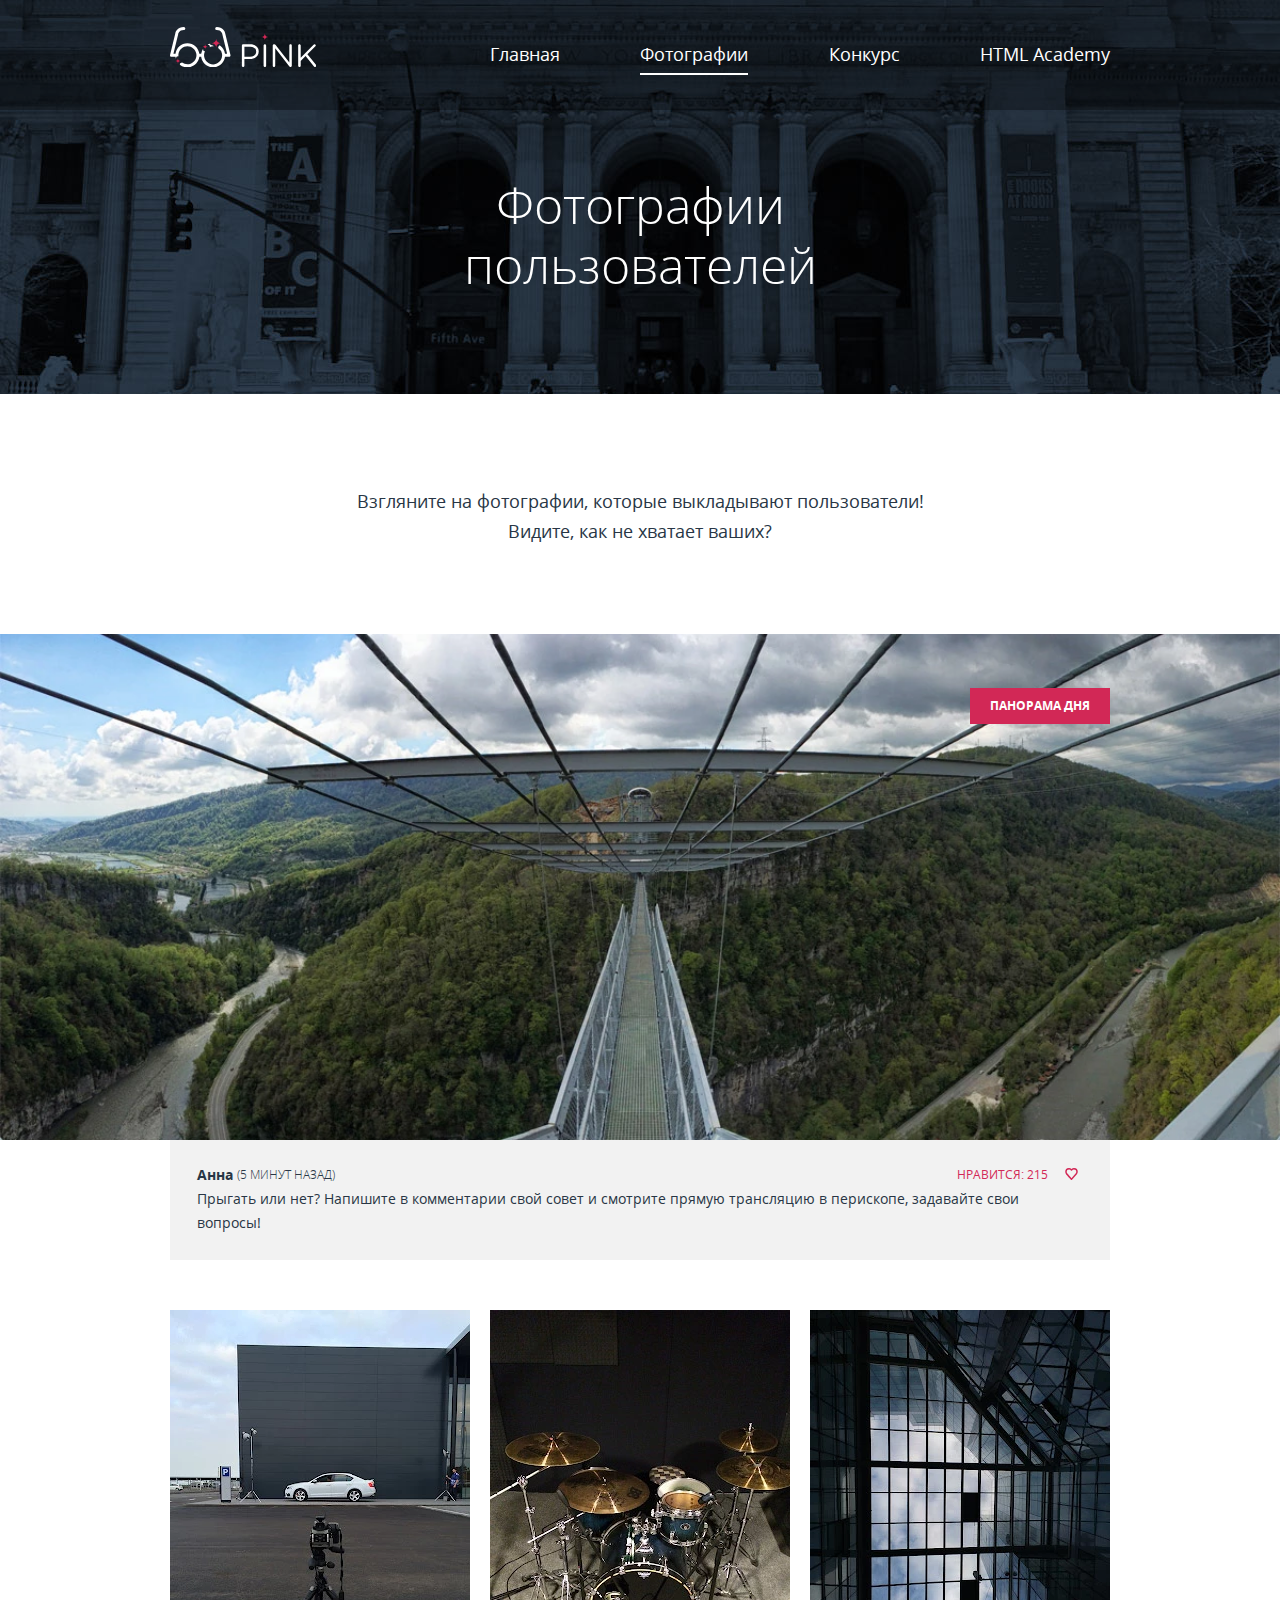
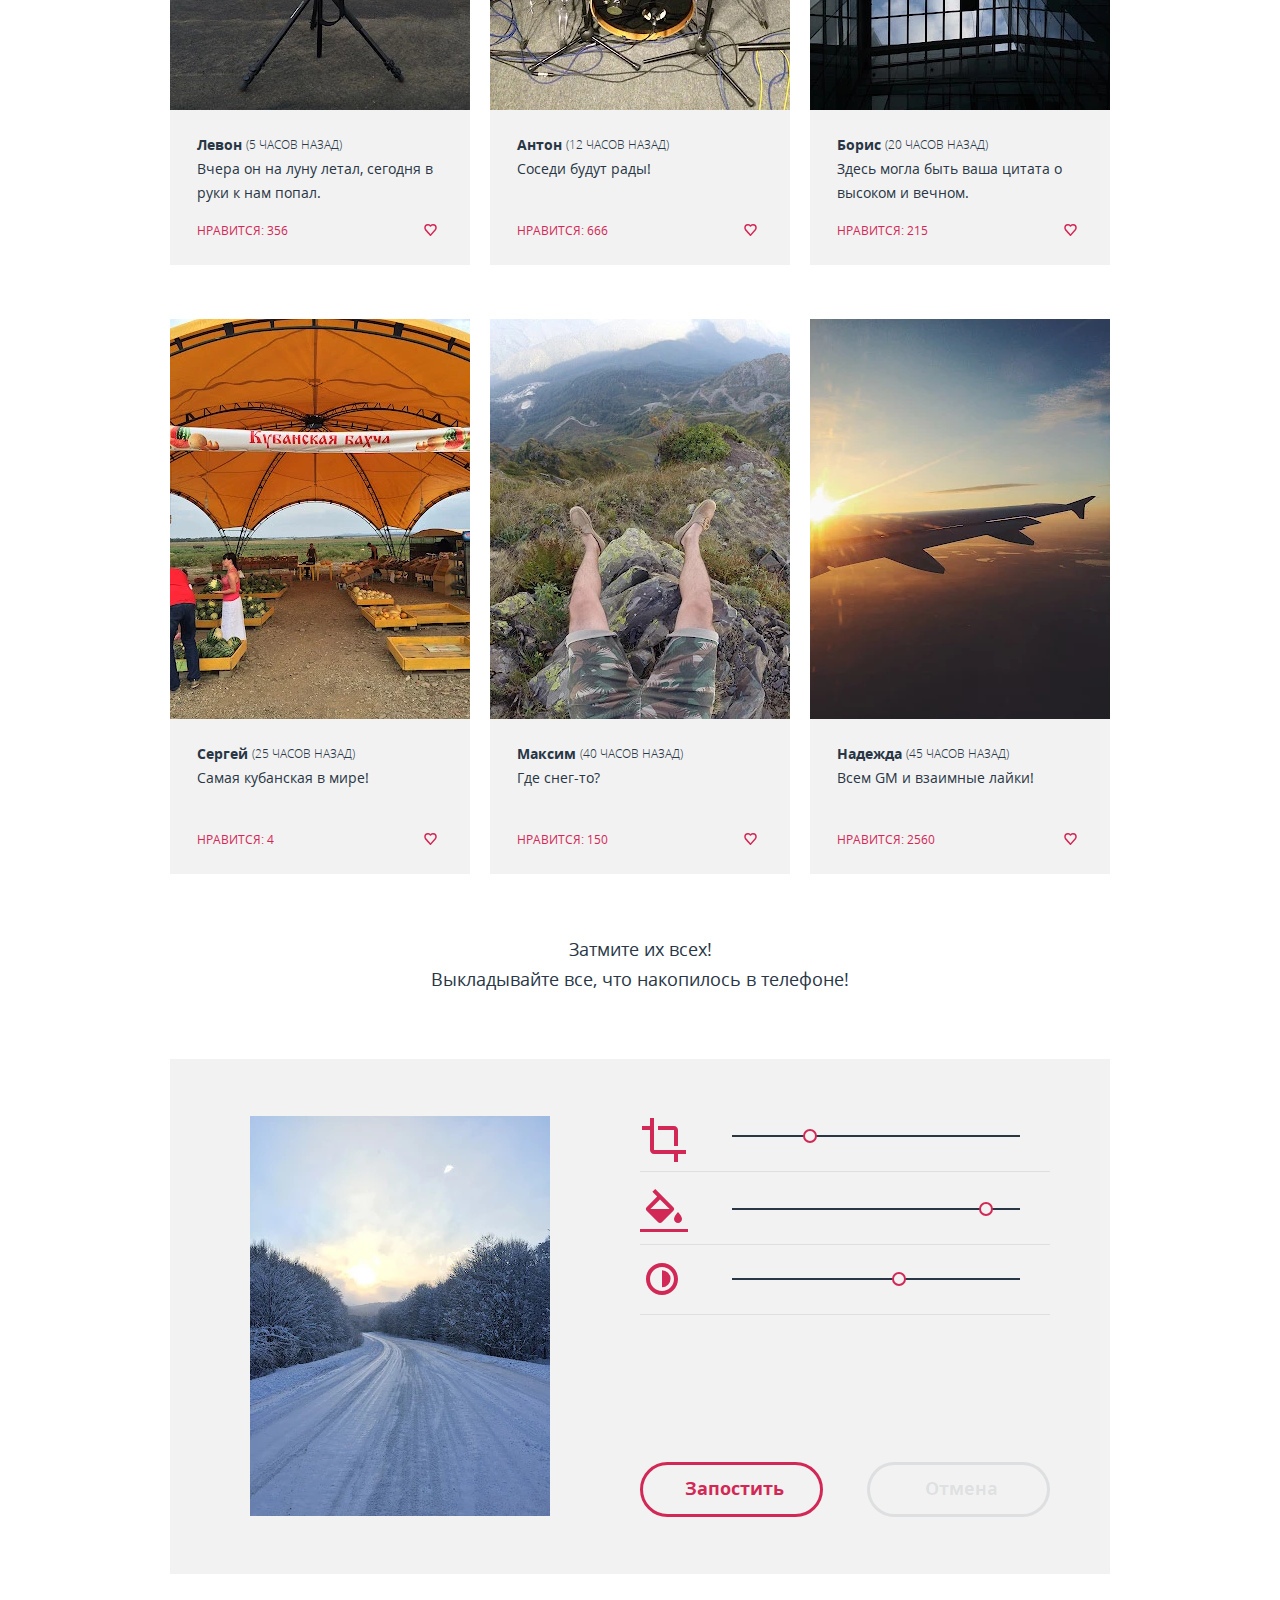
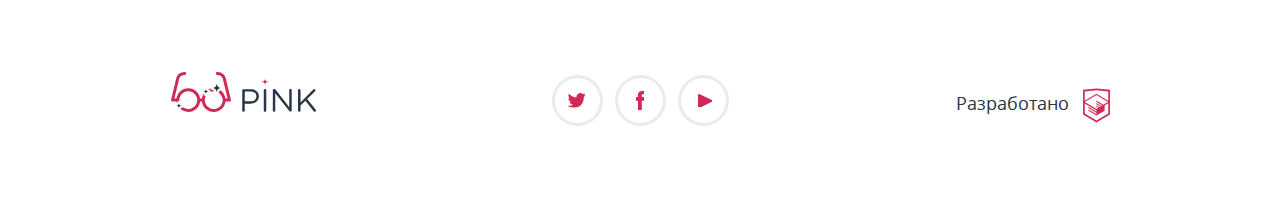
<file: pink/photo.html>
<!DOCTYPE html>
<html lang="ru">
  <head>
    <meta charset="utf-8">
    <meta name="viewport" content="width=device-width,initial-scale=1">
    <meta name="format-detection" content="telephone=no">
    <title>HTML Academy: Пинк</title>
    <link href="css/style.css" rel="stylesheet">
  </head>
  <body class="body-style">

    <div style="display:none">
      <svg xmlns="http://www.w3.org/2000/svg"><symbol id="sprite-htmlacademy" viewbox="0 0 60 60"><path d="M30.2 5h-.2l-19.7 2.1v36.2l19.7 11.7 19.7-11.7v-36.2l-19.5-2.1zm17 36.8l-17.2 10.2-17.2-10.2v-14.8l17.1 10.2v1.8l-11.7-7v1.8l11.8 7.1v1.9l-11.8-7v1.8l11.8 7 11.9-7.1v-7.6l5.3-3.2v15.1zm-.1-17l-4.7 2.8-2.2 1.3-10.3-6.1v1.8l8.8 5.3h-.1l-.2.1-1.3.7-7.3-4.3v1.8l5.8 3.4-1.4.9-4.3-2.6v1.8l2.9 1.7-2.9 1.7-17-10.1 17-10.2 17.2 10zm.1-1.8l-17.3-10.2-17.1 10.2v-13.6l17.2-1.8 17.2 1.8v13.6z"></path></symbol><symbol id="sprite-icon-editor-contrast" viewbox="-35.422 -7.96 31.92 31.92"><path d="M-19.462-3.96c6.595 0 11.96 5.365 11.96 11.96s-5.365 11.96-11.96 11.96-11.96-5.365-11.96-11.96 5.365-11.96 11.96-11.96m0-4c-8.814 0-15.96 7.145-15.96 15.96 0 8.813 7.146 15.96 15.96 15.96S-3.502 16.813-3.502 8c0-8.815-7.146-15.96-15.96-15.96z"></path><path d="M-19.462 16.331a8.519 8.519 0 0 0 8.52-8.52 8.518 8.518 0 0 0-8.52-8.519"></path></symbol><symbol id="sprite-icon-editor-crop" viewbox="0 0 48 48"><path fill="none" d="M0 0h48v48H0V0z"></path><path fill="#d22856" d="M34 30h4V14c0-2.21-1.79-4-4-4H18v4h16v16zm-20 4V2h-4v8H2v4h8v20c0 2.21 1.79 4 4 4h20v8h4v-8h8v-4H14z"></path></symbol><symbol id="sprite-icon-editor-fill" viewbox="0 0 48 48"><path fill="none" d="M0 0h48v48H0V0z"></path><path d="M33.12 17.88L15.24 0l-2.83 2.83 4.76 4.76L6.88 17.88a3 3 0 0 0 0 4.24l11 11c.58.59 1.35.88 2.12.88s1.54-.29 2.12-.88l11-11a3 3 0 0 0 0-4.24zM10.41 20L20 10.42 29.59 20H10.41zM38 23s-4 4.33-4 7c0 2.21 1.79 4 4 4s4-1.79 4-4c0-2.67-4-7-4-7zM0 40h48v3H0z"></path></symbol><symbol id="sprite-icon-facebook" viewbox="0 0 8.673 18.944"><path fill="#d22856" d="M6.275 3.357h2.398V0H5.795C2.656.181 1.54 2.387 1.948 6.115H0v3.517h1.958v9.312h3.837V9.632h2.857V6.115H5.786c-.021-1.045-.036-2.406.489-2.758z"></path></symbol><symbol id="sprite-icon-heart" viewbox="521.939 473.064 12.545 11.99"><path d="M528.174 485.055a.737.737 0 0 1-.552-.249c-3.798-4.324-4.644-5.298-4.858-5.572h-.004a3.866 3.866 0 0 1-.821-2.373 3.803 3.803 0 0 1 3.799-3.799c.934 0 1.804.32 2.484.898a3.847 3.847 0 0 1 2.463-.898 3.803 3.803 0 0 1 3.799 3.799c0 .909-.318 1.754-.896 2.381l-4.86 5.561a.735.735 0 0 1-.554.252zm-4.245-6.706c.208.255 2.471 2.839 4.243 4.858l4.323-4.944c.34-.369.52-.86.52-1.399a2.333 2.333 0 0 0-2.33-2.331c-.729 0-1.421.344-1.9.943a.76.76 0 0 1-.585.275.727.727 0 0 1-.575-.294 2.333 2.333 0 0 0-1.887-.925 2.333 2.333 0 0 0-2.33 2.331c0 .678.275 1.171.507 1.467l.014.019z"></path></symbol><symbol id="sprite-icon-twitter" viewbox="0 0 17.5 14.663"><path fill="#d22856" fill-rule="evenodd" clip-rule="evenodd" d="M11.283.153c1.736-.485 3.074.263 3.685 1.151.694-.226 1.372-.47 2.072-.691-.004.841-.538 1.478-.883 1.727.704.166 1.343-.48 1.343-.48-.175.976-1.035 1.746-1.611 1.977-.239 6.592-3.272 10.956-10.382 10.823h-.46c-.422 0-4.29-.45-5.047-1.843 2.341.192 4.011-.412 4.835-1.15-.989-.293-2.761-.464-3.07-2.881.362.105.583.223 1.228.117C1.757 8.067.385 7.366.461 5.218c.294.32 1.1.523 1.381.461C1.117 5.444-.188 2.398.921.843 2.794 2.654 4.769 4.364 8.29 4.528 8.506 2.288 9.461.787 11.283.153z"></path></symbol><symbol id="sprite-icon-youtube" viewbox="0 0 14.64 13.96"><path fill="#d22856" d="M1.775 13.78C.799 14.257 0 13.758 0 12.671V1.29C0 .202.799-.295 1.775.181l12.133 5.932c.975.478.975 1.258 0 1.736L1.775 13.78z"></path></symbol><symbol id="sprite-logo-pink-blue-desktop" viewbox="0 0 146.3 40.375"><path d="M71.874 18.661c0-.708.58-1.288 1.256-1.288h7.18c5.087 0 8.436 2.704 8.436 7.146v.063c0 4.86-4.057 7.373-8.854 7.373h-5.475v6.825c0 .708-.58 1.287-1.289 1.287-.676 0-1.256-.58-1.256-1.287l.002-20.119zm8.114 10.98c3.734 0 6.182-1.996 6.182-4.959v-.062c0-3.221-2.414-4.894-6.053-4.894h-5.699v9.917h5.57v-.002zM93.603 18.5c0-.708.579-1.288 1.255-1.288.709 0 1.288.58 1.288 1.288v20.283a1.29 1.29 0 0 1-1.288 1.287c-.676 0-1.255-.579-1.255-1.287V18.5zm9.141.032c0-.676.58-1.256 1.256-1.256h.354c.58 0 .935.29 1.288.74l13.684 17.45V18.468c0-.676.547-1.256 1.256-1.256.676 0 1.225.58 1.225 1.256v20.349c0 .677-.48 1.19-1.158 1.19h-.129c-.548 0-.936-.321-1.318-.772l-13.976-17.867v17.449c0 .677-.547 1.257-1.257 1.257-.676 0-1.223-.58-1.223-1.257V18.532h-.002zm25.429-.032c0-.708.58-1.288 1.257-1.288.708 0 1.286.58 1.286 1.288v12.331l12.848-13.168c.29-.257.579-.451.998-.451.676 0 1.225.612 1.225 1.256 0 .354-.162.644-.42.901l-7.984 7.92 8.564 10.561c.225.291.354.547.354.936 0 .676-.577 1.288-1.285 1.288-.482 0-.807-.259-1.03-.58l-8.401-10.464-4.863 4.861v4.895a1.29 1.29 0 0 1-1.286 1.288c-.677 0-1.257-.58-1.257-1.288V18.5h-.006z"></path><path fill="#D22856" d="M98.498 9.875a3.623 3.623 0 0 1-3.623-3.624 3.625 3.625 0 0 1-3.625 3.624 3.625 3.625 0 0 1 3.625 3.624 3.623 3.623 0 0 1 3.623-3.624z"></path><g fill="#D22856"><path d="M43.094 19.313c.246 0 .489.014.73.033a2.491 2.491 0 0 0-2.136-1.221 1.994 1.994 0 0 1-1.884-1.354c-.727.208-1.425.482-2.089.816.062.017.122.038.188.038a2 2 0 0 1 2 2c0 .096-.015.188-.028.281 1-.382 2.084-.593 3.219-.593z"></path><path d="M60.462 28.016L55.287 6.651C54.926 4.303 52.694 0 46.688 0a1.5 1.5 0 1 0 0 3c4.856 0 5.575 3.729 5.639 4.143l4.767 19.701h-2.073c-.445-3.557-2.453-6.628-5.305-8.522a2.503 2.503 0 0 0-1.529 2.303c0 .088-.015.171-.026.256a9.034 9.034 0 0 1 3.829 5.965c.082.488.135.987.135 1.5 0 .512-.053 1.012-.135 1.5-.716 4.271-4.421 7.53-8.896 7.53-4.475 0-8.181-3.259-8.896-7.53a9.035 9.035 0 0 1-.135-1.5c0-.513.053-1.012.135-1.5a8.945 8.945 0 0 1 .808-2.484 1.994 1.994 0 0 1-1.852-1.984.739.739 0 0 0-.192-.488 11.95 11.95 0 0 0-1.795 4.957h-1.82c-.741-5.927-5.802-10.531-11.927-10.531S6.235 20.917 5.493 26.844H3.42L8.187 7.143C8.25 6.729 8.97 3 13.826 3a1.5 1.5 0 1 0 0-3C7.82 0 5.588 4.303 5.227 6.651L.052 28.016c-.266 1.109.531 1.826 1.426 1.826.012 0 .023.004.036.004h3.982c.079.629.215 1.237.387 1.831a.726.726 0 0 0 .102-.354 2 2 0 0 1 2-2c.166 0 .324.024.478.062a8.337 8.337 0 0 1-.074-1.042c0-.512.053-1.011.135-1.5.715-4.271 4.421-7.531 8.896-7.531s8.18 3.26 8.896 7.531c.082.489.135.988.135 1.5s-.053 1.012-.135 1.5c-.715 4.272-4.421 7.531-8.896 7.531a8.959 8.959 0 0 1-5.386-1.794c-.35.302-.8.491-1.299.491a.75.75 0 0 0-.749.748c0 .289-.065.563-.176.812a11.94 11.94 0 0 0 7.614 2.743c6.125 0 11.185-4.604 11.927-10.529h1.814c.742 5.926 5.802 10.529 11.927 10.529s11.186-4.604 11.927-10.529H59c.012 0 .023-.005.036-.005.895.002 1.692-.715 1.426-1.824z"></path></g><path d="M50.686 16.125a4.499 4.499 0 0 1-4.499-4.499 4.499 4.499 0 0 1-4.499 4.499 4.499 4.499 0 0 1 4.499 4.499 4.498 4.498 0 0 1 4.499-4.499zm-12.782 3.501a2.748 2.748 0 0 1-2.749-2.749 2.748 2.748 0 0 1-2.749 2.749 2.747 2.747 0 0 1 2.749 2.749 2.748 2.748 0 0 1 2.749-2.749zm-27.17 14.446a2.748 2.748 0 0 1-2.749-2.75c0 1.52-1.23 2.75-2.749 2.75a2.747 2.747 0 0 1 2.749 2.748 2.748 2.748 0 0 1 2.749-2.748z"></path></symbol><symbol id="sprite-logo-pink-blue-mobile" viewbox="0 0 146.3 40.375"><path d="M71.874 18.661c0-.708.58-1.288 1.256-1.288h7.18c5.087 0 8.436 2.704 8.436 7.146v.063c0 4.86-4.057 7.373-8.854 7.373h-5.475v6.825c0 .708-.58 1.287-1.289 1.287-.676 0-1.256-.58-1.256-1.287l.002-20.119zm8.114 10.98c3.734 0 6.182-1.996 6.182-4.959v-.062c0-3.221-2.414-4.894-6.053-4.894h-5.699v9.917h5.57v-.002zM93.603 18.5c0-.708.579-1.288 1.255-1.288.709 0 1.288.58 1.288 1.288v20.283a1.29 1.29 0 0 1-1.288 1.287c-.676 0-1.255-.579-1.255-1.287V18.5zm9.141.032c0-.676.58-1.256 1.256-1.256h.354c.58 0 .935.29 1.288.74l13.684 17.45V18.468c0-.676.547-1.256 1.256-1.256.676 0 1.225.58 1.225 1.256v20.349c0 .677-.48 1.19-1.158 1.19h-.129c-.548 0-.936-.321-1.318-.772l-13.976-17.867v17.449c0 .677-.547 1.257-1.257 1.257-.676 0-1.223-.58-1.223-1.257V18.532h-.002zm25.429-.032c0-.708.58-1.288 1.257-1.288.708 0 1.286.58 1.286 1.288v12.331l12.848-13.16c.29-.257.579-.451.998-.451.676 0 1.225.612 1.225 1.256 0 .354-.162.644-.42.901l-7.984 7.92 8.564 10.561c.225.291.354.547.354.936 0 .676-.577 1.288-1.285 1.288-.482 0-.807-.259-1.03-.58l-8.401-10.464-4.863 4.861v4.895a1.29 1.29 0 0 1-1.286 1.288c-.677 0-1.257-.58-1.257-1.288V18.5h-.006z"></path><path fill="#D22856" d="M60.462 28.016L55.287 6.651C54.926 4.303 52.694 0 46.688 0a1.5 1.5 0 1 0 0 3c4.856 0 5.575 3.729 5.639 4.143l4.767 19.701h-2.073c-.742-5.927-5.802-10.531-11.927-10.531s-11.186 4.604-11.927 10.531h-1.82c-.741-5.927-5.802-10.531-11.927-10.531S6.235 20.917 5.493 26.844H3.42L8.187 7.143C8.25 6.729 8.97 3 13.826 3a1.5 1.5 0 1 0 0-3C7.82 0 5.588 4.303 5.227 6.651L.052 28.016c-.266 1.109.531 1.826 1.426 1.826.012 0 .023.004.036.004h3.982c.741 5.926 5.802 10.53 11.927 10.53s11.185-4.604 11.927-10.53h1.814c.742 5.926 5.802 10.53 11.927 10.53s11.186-4.604 11.927-10.53H59c.012 0 .023-.004.036-.004.895 0 1.692-.717 1.426-1.826zm-34.147 1.828c-.715 4.272-4.421 7.531-8.896 7.531s-8.18-3.259-8.896-7.531c-.082-.488-.135-.988-.135-1.5s.053-1.011.135-1.5c.715-4.271 4.421-7.531 8.896-7.531s8.18 3.26 8.896 7.531c.082.489.135.988.135 1.5s-.053 1.011-.135 1.5zm25.675 0c-.716 4.272-4.421 7.531-8.896 7.531-4.475 0-8.181-3.259-8.896-7.531-.082-.488-.135-.988-.135-1.5s.053-1.011.135-1.5c.716-4.271 4.421-7.531 8.896-7.531 4.475 0 8.181 3.26 8.896 7.531.082.489.135.988.135 1.5s-.053 1.011-.135 1.5z"></path></symbol><symbol id="sprite-logo-pink-white-desktop" viewbox="0 0 146.3 40.375"><path d="M71.874 18.661c0-.708.58-1.288 1.256-1.288h7.18c5.087 0 8.436 2.704 8.436 7.146v.064c0 4.861-4.057 7.373-8.854 7.373h-5.475v6.825c0 .708-.58 1.288-1.288 1.288-.676 0-1.256-.58-1.256-1.288v-20.12zm8.114 10.98c3.734 0 6.182-1.996 6.182-4.959v-.063c0-3.22-2.414-4.894-6.053-4.894h-5.699v9.917h5.57v-.001zM93.603 18.5c0-.708.579-1.288 1.255-1.288.709 0 1.288.58 1.288 1.288v20.283a1.29 1.29 0 0 1-1.288 1.287c-.676 0-1.255-.579-1.255-1.287V18.5zm9.141.032c0-.676.58-1.256 1.256-1.256h.354c.58 0 .935.29 1.288.74l13.684 17.45V18.468c0-.676.547-1.256 1.256-1.256.676 0 1.224.58 1.224 1.256v20.349c0 .676-.481 1.19-1.158 1.19h-.129c-.548 0-.935-.321-1.319-.772l-13.975-17.868v17.45c0 .676-.547 1.256-1.256 1.256-.676 0-1.223-.58-1.223-1.256V18.532h-.002zm25.429-.032c0-.708.58-1.288 1.257-1.288.708 0 1.286.58 1.286 1.288v12.331l12.848-13.168c.29-.257.579-.451.998-.451.676 0 1.225.612 1.225 1.256 0 .354-.162.644-.42.901l-7.984 7.92 8.564 10.561c.225.291.354.547.354.935 0 .676-.578 1.288-1.286 1.288-.483 0-.806-.258-1.03-.58l-8.402-10.463-4.863 4.861v4.894a1.29 1.29 0 0 1-1.286 1.288c-.677 0-1.257-.58-1.257-1.288V18.5h-.004z"></path><path fill="#D22856" d="M98.498 9.875a3.623 3.623 0 0 1-3.623-3.624 3.625 3.625 0 0 1-3.625 3.624 3.625 3.625 0 0 1 3.625 3.624 3.623 3.623 0 0 1 3.623-3.624z"></path><path d="M43.094 19.313c.246 0 .489.014.73.033a2.491 2.491 0 0 0-2.136-1.221 1.994 1.994 0 0 1-1.884-1.354c-.727.208-1.425.482-2.089.816.062.017.122.038.188.038a2 2 0 0 1 2 2c0 .096-.015.188-.028.281 1-.382 2.084-.593 3.219-.593z"></path><path d="M60.462 28.016L55.287 6.651C54.926 4.303 52.694 0 46.688 0a1.5 1.5 0 1 0 0 3c4.856 0 5.575 3.729 5.639 4.143l4.767 19.701h-2.073c-.445-3.557-2.453-6.628-5.305-8.522a2.503 2.503 0 0 0-1.529 2.303c0 .088-.015.171-.026.256a9.034 9.034 0 0 1 3.829 5.964c.082.489.135.988.135 1.5s-.053 1.012-.135 1.5c-.716 4.272-4.421 7.531-8.896 7.531-4.475 0-8.181-3.259-8.896-7.531-.082-.488-.135-.988-.135-1.5s.053-1.011.135-1.5a8.949 8.949 0 0 1 .808-2.483 1.995 1.995 0 0 1-1.852-1.985.743.743 0 0 0-.192-.489 11.954 11.954 0 0 0-1.795 4.958h-1.82c-.741-5.927-5.802-10.531-11.927-10.531S6.235 20.917 5.493 26.844H3.42L8.187 7.143C8.25 6.729 8.97 3 13.826 3a1.5 1.5 0 1 0 0-3C7.82 0 5.588 4.303 5.227 6.651L.052 28.016c-.266 1.109.531 1.826 1.426 1.826.012 0 .023.004.036.004h3.982c.079.628.215 1.237.387 1.831a.726.726 0 0 0 .102-.354 2 2 0 0 1 2-2c.166 0 .324.025.478.063a8.337 8.337 0 0 1-.074-1.042c0-.512.053-1.011.135-1.5.715-4.271 4.421-7.531 8.896-7.531s8.18 3.26 8.896 7.531c.082.489.135.988.135 1.5s-.053 1.012-.135 1.5c-.715 4.272-4.421 7.531-8.896 7.531a8.959 8.959 0 0 1-5.386-1.794c-.35.302-.8.491-1.299.491a.75.75 0 0 0-.749.748c0 .29-.065.564-.176.812a11.94 11.94 0 0 0 7.614 2.743c6.125 0 11.185-4.604 11.927-10.53h1.814c.742 5.926 5.802 10.53 11.927 10.53s11.186-4.604 11.927-10.53H59c.012 0 .023-.004.036-.004.895.001 1.692-.716 1.426-1.825z"></path><path fill="#D22856" d="M50.686 16.125a4.499 4.499 0 0 1-4.499-4.499 4.499 4.499 0 0 1-4.499 4.499 4.499 4.499 0 0 1 4.499 4.499 4.498 4.498 0 0 1 4.499-4.499zm-12.782 3.501a2.748 2.748 0 0 1-2.749-2.749 2.748 2.748 0 0 1-2.749 2.749 2.747 2.747 0 0 1 2.749 2.749 2.748 2.748 0 0 1 2.749-2.749zm-27.17 14.446a2.748 2.748 0 0 1-2.749-2.75c0 1.52-1.23 2.75-2.749 2.75a2.747 2.747 0 0 1 2.749 2.748 2.748 2.748 0 0 1 2.749-2.748z"></path></symbol><symbol id="sprite-logo-pink-white-mobile" viewbox="0 0 74.426 22.859"><path d="M0 1.449C0 .741.58.161 1.256.161h7.18c5.087 0 8.436 2.704 8.436 7.147v.064c0 4.861-4.057 7.373-8.854 7.373H2.544v6.825c0 .708-.58 1.288-1.288 1.288C.58 22.859 0 22.279 0 21.571V1.449zm8.114 10.979c3.734 0 6.182-1.996 6.182-4.958v-.065c0-3.22-2.415-4.894-6.054-4.894H2.544v9.917h5.57zm13.615-11.14C21.729.58 22.308 0 22.983 0c.709 0 1.288.58 1.288 1.288v20.283c0 .708-.579 1.288-1.288 1.288-.676 0-1.255-.58-1.255-1.288V1.288zm9.141.032c0-.676.579-1.256 1.256-1.256h.354c.58 0 .934.29 1.288.74l13.684 17.45V1.256A1.256 1.256 0 0 1 48.707 0c.676 0 1.223.58 1.223 1.256v20.348c0 .676-.482 1.191-1.158 1.191h-.129c-.548 0-.934-.322-1.32-.772L33.349 4.153v17.45c0 .676-.547 1.256-1.255 1.256-.677 0-1.224-.58-1.224-1.256V1.32zm25.43-.032C56.3.58 56.879 0 57.556 0c.708 0 1.287.58 1.287 1.288v12.331L71.689.451c.29-.258.58-.451.999-.451.676 0 1.224.612 1.224 1.256 0 .354-.161.644-.419.901l-7.984 7.92 8.564 10.561c.225.29.354.547.354.934 0 .676-.579 1.288-1.287 1.288-.483 0-.806-.258-1.03-.58l-8.403-10.463-4.862 4.861v4.894c0 .708-.579 1.288-1.287 1.288-.677 0-1.256-.58-1.256-1.288V1.288z"></path></symbol><symbol id="sprite-logo-pink-white-tablet" viewbox="0 0 146.3 40.375"><path d="M71.874 18.661c0-.708.58-1.288 1.256-1.288h7.18c5.087 0 8.436 2.704 8.436 7.146v.064c0 4.861-4.057 7.373-8.854 7.373h-5.475v6.825c0 .708-.58 1.288-1.288 1.288-.676 0-1.256-.58-1.256-1.288v-20.12zm8.114 10.98c3.734 0 6.182-1.996 6.182-4.959v-.063c0-3.22-2.414-4.894-6.053-4.894h-5.699v9.917h5.57v-.001zM93.603 18.5c0-.708.579-1.288 1.255-1.288.709 0 1.288.58 1.288 1.288v20.283a1.29 1.29 0 0 1-1.288 1.287c-.676 0-1.255-.579-1.255-1.287V18.5zm9.141.032c0-.676.58-1.256 1.256-1.256h.354c.58 0 .935.29 1.288.74l13.684 17.45V18.468c0-.676.547-1.256 1.256-1.256.676 0 1.224.58 1.224 1.256v20.349c0 .676-.481 1.19-1.158 1.19h-.129c-.548 0-.935-.321-1.319-.772l-13.975-17.868v17.45c0 .676-.547 1.256-1.256 1.256-.676 0-1.223-.58-1.223-1.256V18.532h-.002zm25.429-.032c0-.708.58-1.288 1.257-1.288.708 0 1.286.58 1.286 1.288v12.331l12.848-13.168c.29-.257.579-.451.998-.451.676 0 1.225.612 1.225 1.256 0 .354-.162.644-.42.901l-7.984 7.92 8.564 10.561c.225.291.354.547.354.935 0 .676-.578 1.288-1.286 1.288-.483 0-.806-.258-1.03-.58l-8.402-10.463-4.863 4.861v4.894a1.29 1.29 0 0 1-1.286 1.288c-.677 0-1.257-.58-1.257-1.288V18.5h-.004zm-67.711 9.516L55.287 6.651C54.926 4.303 52.694 0 46.688 0a1.5 1.5 0 1 0 0 3c4.856 0 5.575 3.729 5.639 4.143l4.767 19.701h-2.073c-.742-5.927-5.802-10.531-11.927-10.531s-11.186 4.604-11.927 10.531h-1.82c-.741-5.927-5.802-10.531-11.927-10.531S6.235 20.917 5.493 26.844H3.42L8.187 7.143C8.25 6.729 8.97 3 13.826 3a1.5 1.5 0 1 0 0-3C7.82 0 5.588 4.303 5.227 6.651L.052 28.016c-.266 1.109.531 1.826 1.426 1.826.012 0 .023.004.036.004h3.982c.741 5.926 5.802 10.53 11.927 10.53s11.185-4.604 11.927-10.53h1.814c.742 5.926 5.802 10.53 11.927 10.53s11.186-4.604 11.927-10.53H59c.012 0 .023-.004.036-.004.895 0 1.692-.717 1.426-1.826zm-34.147 1.828c-.715 4.272-4.421 7.531-8.896 7.531-4.475 0-8.18-3.259-8.896-7.531-.082-.488-.135-.988-.135-1.5s.053-1.011.135-1.5c.715-4.271 4.421-7.531 8.896-7.531 4.475 0 8.18 3.26 8.896 7.531.082.489.135.988.135 1.5s-.053 1.011-.135 1.5zm25.675 0c-.716 4.272-4.421 7.531-8.896 7.531-4.475 0-8.181-3.259-8.896-7.531-.082-.488-.135-.988-.135-1.5s.053-1.011.135-1.5c.716-4.271 4.421-7.531 8.896-7.531 4.475 0 8.181 3.26 8.896 7.531.082.489.135.988.135 1.5s-.053 1.011-.135 1.5z"></path></symbol></svg>
    </div>

    <header class="page-header">
      <div class="page-header__container">
        <div class="page-header__wrapper page-header__wrapper--none">   <!--page-header__wrapper--none, page-header__wrapper--transparent-->
          <a class="page-header__logo" href="index.html">
            <svg class="page-header__logo-mobile" width="74.426px" height="22.859px">
              <use xlink:href="#sprite-logo-pink-white-mobile"></use>
            </svg>
            <svg class="page-header__logo-tablet" width="146.3px" height="40.375px">
              <use xlink:href="#sprite-logo-pink-white-tablet"></use>
            </svg>
            <svg class="page-header__logo-desktop" width="146.3px" height="40.375px">
              <use xlink:href="#sprite-logo-pink-white-desktop"></use>
            </svg>
          </a>
        </div>
        <nav class="main-nav main-nav--opened main-nav--nojs">   <!--main-nav--opened, main-nav--closed-->
          <button class="main-nav__toggle" type="button">
            <!--<svg version="1.0" id="Layer_1" xmlns="http://www.w3.org/2000/svg" xmlns:xlink="http://www.w3.org/1999/xlink" x="0px" y="0px" width="24px" height="24px" viewBox="0 0 23.867 23.867" enable-background="new 0 0 23.867 23.867" xml:space="preserve">
              <path fill="#FFFFFF" d="M15.087,11.933l8.56-8.559c0.293-0.293,0.293-0.768,0-1.061L21.554,0.22C21.414,0.079,21.223,0,21.023,0 c-0.199,0-0.391,0.079-0.529,0.22l-8.561,8.56l-8.56-8.56c-0.282-0.282-0.78-0.282-1.061,0L0.22,2.313 c-0.293,0.293-0.293,0.768,0,1.061l8.56,8.559l-8.56,8.559c-0.293,0.293-0.293,0.768,0,1.062l2.093,2.094 c0.141,0.142,0.331,0.22,0.53,0.22c0.199,0,0.39-0.078,0.53-0.22l8.561-8.56l8.56,8.56c0.141,0.142,0.332,0.22,0.53,0.22 c0.199,0,0.39-0.078,0.53-0.22l2.093-2.094c0.293-0.294,0.293-0.769,0-1.062L15.087,11.933z"/>
            </svg>-->
            <span class="visually-hidden">Закрыть меню</span>
          </button>
          <ul class="main-nav__list site-list">
            <li class="site-list__item">
              <a class="site-list__link" href="index.html">Главная</a>
            </li>
            <li class="site-list__item site-list__item--active">
              <a class="site-list__link site-list__link--active">Фотографии</a>
            </li>
            <li class="site-list__item">
              <a class="site-list__link" href="form.html">Конкурс</a>
            </li>
            <li class="site-list__item">
              <a class="site-list__link" href="https://htmlacademy.ru/intensive/adaptive">HTML Academy</a>
            </li>
          </ul>
        </nav>
      </div>
    </header>

    <main class="page-main">
      <h1 class="visually-hidden">Приложение Пинк</h1>
      <section class="photo">
        <div class="photo__content-image">
          <h2 class="photo__title">Фотографии пользователей</h2>
        </div>
        <p class="photo__text photo__text--start">Взгляните на фотографии, которые выкладывают пользователи! Видите, как не хватает ваших?</p>
        <a class="photo__link-wide" href="#">
          <picture class="photo__image-wrapper">
            <source type="image/webp" media="(min-width: 960px)" srcset="img/panorama-desktop@1x.webp 1x, img/panorama-desktop@2x.webp 2x">
            <source type="image/webp" media="(min-width: 660px)" srcset="img/panorama-tablet@1x.webp 1x, img/panorama-tablet@2x.webp 2x">
            <source type="image/webp" srcset="img/panorama-mobile@1x.webp 1x, img/panorama-mobile@2x.webp 2x">

            <source media="(min-width: 960px)" srcset="img/panorama-desktop@1x.jpg 1x, img/panorama-desktop@2x.jpg 2x">
            <source media="(min-width: 660px)" srcset="img/panorama-tablet@1x.jpg 1x, img/panorama-tablet@2x.jpg 2x">
            <img data-object-fit="cover" class="photo__image-wide" src="img/panorama-mobile@1x.jpg" srcset="img/panorama-mobile@2x.jpg 2x" alt="Панорама">
          </picture>
        </a>
        <div class="photo__wrapper">
          <ul class="photo__list">

            <li class="photo__item photo__item--layout">

              <div class="photo__item-wrapper">
                <div class="photo__top">
                  <p class="photo__top-name">Анна</p>
                  <p class="photo__top-title">(5 минут назад)</p>
                </div>
                <p class="photo__top-description">
                  Прыгать или нет? Напишите в комментарии свой совет и смотрите прямую трансляцию в перископе, задавайте свои вопросы!
                </p>
                <div class="photo__bottom">
                  <a class="photo__bottom-like button" href="#">
                    <svg width="13px" height="12px">
                      <use xlink:href="#sprite-icon-heart"></use>
                    </svg>
                  <span class="visually-hidden">Поставить лайк</span></a>
                  <p class="photo__bottom-text">Нравится: 215</p>
                </div>
              </div>
            </li>

            <li class="photo__item">
              <a class="photo__link" href="#">
                <picture>
                  <source type="image/webp" media="(min-width: 960px)" srcset="img/photo-car-desktop@1x.webp 1x, img/photo-car-desktop@2x.webp 2x">
                  <source type="image/webp" media="(min-width: 660px)" srcset="img/photo-car-tablet@1x.webp 1x, img/photo-car-tablet@2x.webp 2x">
                  <source type="image/webp" srcset="img/photo-car-mobile@1x.webp 1x, img/photo-car-mobile@2x.webp 2x">

                  <source media="(min-width: 960px)" srcset="img/photo-car-desktop@1x.jpg 1x, img/photo-car-desktop@2x.jpg 2x">
                  <source media="(min-width: 660px)" srcset="img/photo-car-tablet@1x.jpg 1x, img/photo-car-tablet@2x.jpg 2x">
                  <img class="photo__image" src="img/photo-car-mobile@1x.jpg" srcset="img/photo-car-mobile@2x.jpg 2x" alt="Фото-один">
                </picture>
              </a>
              <div class="photo__item-wrapper">
                <p class="photo__top-name">Левон</p>
                <p class="photo__top-title">(5 часов назад)</p>
                <p class="photo__top-description">
                  Вчера он на луну летал, сегодня в руки к нам попал.
                </p>
                <div class="photo__bottom">
                  <a class="photo__bottom-like button" href="#">
                    <svg width="13px" height="12px">
                      <use xlink:href="#sprite-icon-heart"></use>
                    </svg>
                  <span class="visually-hidden">Поставить лайк</span></a>
                  <p class="photo__bottom-text">Нравится: 356</p>
                </div>
              </div>
            </li>

            <li class="photo__item">
              <a class="photo__link" href="#">
                <picture>
                  <source type="image/webp" media="(min-width: 960px)" srcset="img/photo-drumset-desktop@1x.webp 1x, img/photo-drumset-desktop@2x.webp 2x">
                  <source type="image/webp" media="(min-width: 660px)" srcset="img/photo-drumset-tablet@1x.webp 1x, img/photo-drumset-tablet@2x.webp 2x">
                  <source type="image/webp" srcset="img/photo-drumset-mobile@1x.webp 1x, img/photo-drumset-mobile@2x.webp 2x">

                  <source media="(min-width: 960px)" srcset="img/photo-drumset-desktop@1x.jpg 1x, img/photo-drumset-desktop@2x.jpg 2x">
                  <source media="(min-width: 660px)" srcset="img/photo-drumset-tablet@1x.jpg 1x, img/photo-drumset-tablet@2x.jpg 2x">
                  <img class="photo__image" src="img/photo-drumset-mobile@1x.jpg" srcset="img/photo-drumset-mobile@2x.jpg 2x" alt="Фото-два">
                </picture>
              </a>
              <div class="photo__item-wrapper">
                <p class="photo__top-name">Антон</p>
                <p class="photo__top-title">(12 часов назад)</p>
                <p class="photo__top-description">
                  Соседи будут рады!
                </p>
                <div class="photo__bottom">
                  <a class="photo__bottom-like button" href="#">
                    <svg width="13px" height="12px">
                      <use xlink:href="#sprite-icon-heart"></use>
                    </svg>
                  <span class="visually-hidden">Поставить лайк</span></a>
                  <p class="photo__bottom-text">Нравится: 666</p>
                </div>
              </div>
            </li>

            <li class="photo__item">
              <a class="photo__link" href="#">
                <picture>
                  <source type="image/webp" media="(min-width: 960px)" srcset="img/photo-window-desktop@1x.webp 1x, img/photo-window-desktop@2x.webp 2x">
                  <source type="image/webp" media="(min-width: 660px)" srcset="img/photo-window-tablet@1x.webp 1x, img/photo-window-tablet@2x.webp 2x">
                  <source type="image/webp" srcset="img/photo-window-mobile@1x.webp 1x, img/photo-window-mobile@2x.webp 2x">

                  <source media="(min-width: 960px)" srcset="img/photo-window-desktop@1x.jpg 1x, img/photo-window-desktop@2x.jpg 2x">
                  <source media="(min-width: 660px)" srcset="img/photo-window-tablet@1x.jpg 1x, img/photo-window-tablet@2x.jpg 2x">
                  <img class="photo__image" src="img/photo-window-mobile@1x.jpg" srcset="img/photo-window-mobile@2x.jpg 2x" alt="Фото-три">
                </picture>
              </a>
              <div class="photo__item-wrapper">
                <p class="photo__top-name">Борис</p>
                <p class="photo__top-title">(20 часов назад)</p>
                <p class="photo__top-description">
                  Здесь могла быть ваша цитата о высоком и вечном.
                </p>
                <div class="photo__bottom">
                  <a class="photo__bottom-like button" href="#">
                    <svg width="13px" height="12px">
                      <use xlink:href="#sprite-icon-heart"></use>
                    </svg>
                  <span class="visually-hidden">Поставить лайк</span></a>
                  <p class="photo__bottom-text">Нравится: 215</p>
                </div>
              </div>
            </li>

            <li class="photo__item">
              <a class="photo__link" href="#">
                <picture>
                  <source type="image/webp" media="(min-width: 960px)" srcset="img/photo-fair-desktop@1x.webp 1x, img/photo-fair-desktop@2x.webp 2x">
                  <source type="image/webp" media="(min-width: 660px)" srcset="img/photo-fair-tablet@1x.webp 1x, img/photo-fair-tablet@2x.webp 2x">
                  <source type="image/webp" srcset="img/photo-fair-mobile@1x.webp 1x, img/photo-fair-mobile@2x.webp 2x">

                  <source media="(min-width: 960px)" srcset="img/photo-fair-desktop@1x.jpg 1x, img/photo-fair-desktop@2x.jpg 2x">
                  <source media="(min-width: 660px)" srcset="img/photo-fair-tablet@1x.jpg 1x, img/photo-fair-tablet@2x.jpg 2x">
                  <img class="photo__image" src="img/photo-fair-mobile@1x.jpg" srcset="img/photo-fair-mobile@2x.jpg 2x" alt="Фото-четыре">
                </picture>
              </a>
              <div class="photo__item-wrapper">
                <p class="photo__top-name">Сергей</p>
                <p class="photo__top-title">(25 часов назад)</p>
                <p class="photo__top-description">
                  Самая кубанская в мире!
                </p>
                <div class="photo__bottom">
                  <a class="photo__bottom-like button" href="#">
                    <svg width="13px" height="12px">
                      <use xlink:href="#sprite-icon-heart"></use>
                    </svg>
                  <span class="visually-hidden">Поставить лайк</span></a>
                  <p class="photo__bottom-text">Нравится: 4</p>
                </div>
              </div>
            </li>

            <li class="photo__item">
              <a class="photo__link" href="#">
                <picture>
                  <source type="image/webp" media="(min-width: 960px)" srcset="img/photo-pov-desktop@1x.webp 1x, img/photo-pov-desktop@2x.webp 2x">
                  <source type="image/webp" media="(min-width: 660px)" srcset="img/photo-pov-tablet@1x.webp 1x, img/photo-pov-tablet@2x.webp 2x">
                  <source type="image/webp" srcset="img/photo-pov-mobile@1x.webp 1x, img/photo-pov-mobile@2x.webp 2x">

                  <source media="(min-width: 960px)" srcset="img/photo-pov-desktop@1x.jpg 1x, img/photo-pov-desktop@2x.jpg 2x">
                  <source media="(min-width: 660px)" srcset="img/photo-pov-tablet@1x.jpg 1x, img/photo-pov-tablet@2x.jpg 2x">
                  <img class="photo__image" src="img/photo-pov-mobile@1x.jpg" srcset="img/photo-pov-mobile@2x.jpg 2x" alt="Фото-пять">
                </picture>
              </a>
              <div class="photo__item-wrapper">
                <p class="photo__top-name">Максим</p>
                <p class="photo__top-title">(40 часов назад)</p>
                <p class="photo__top-description">
                  Где снег-то?
                </p>
                <div class="photo__bottom">
                  <a class="photo__bottom-like button" href="#">
                    <svg width="13px" height="12px">
                      <use xlink:href="#sprite-icon-heart"></use>
                    </svg>
                  <span class="visually-hidden">Поставить лайк</span></a>
                  <p class="photo__bottom-text">Нравится: 150</p>
                </div>
              </div>
            </li>

            <li class="photo__item">
              <a class="photo__link" href="#">
                <picture>
                  <source type="image/webp" media="(min-width: 960px)" srcset="img/photo-wing-desktop@1x.webp 1x, img/photo-wing-desktop@2x.webp 2x">
                  <source type="image/webp" media="(min-width: 660px)" srcset="img/photo-wing-tablet@1x.webp 1x, img/photo-wing-tablet@2x.webp 2x">
                  <source type="image/webp" srcset="img/photo-wing-mobile@1x.webp 1x, img/photo-wing-mobile@2x.webp 2x">

                  <source media="(min-width: 960px)" srcset="img/photo-wing-desktop@1x.jpg 1x, img/photo-wing-desktop@2x.jpg 2x">
                  <source media="(min-width: 660px)" srcset="img/photo-wing-tablet@1x.jpg 1x, img/photo-wing-tablet@2x.jpg 2x">
                  <img class="photo__image" src="img/photo-wing-mobile@1x.jpg" srcset="img/photo-wing-mobile@2x.jpg 2x" alt="Фото-шесть">
                </picture>
              </a>
              <div class="photo__item-wrapper">
                <p class="photo__top-name">Надежда</p>
                <p class="photo__top-title">(45 часов назад)</p>
                <p class="photo__top-description">
                  Всем GM и взаимные лайки!
                </p>
                <div class="photo__bottom">
                  <a class="photo__bottom-like button" href="#">
                    <svg width="13px" height="12px">
                      <use xlink:href="#sprite-icon-heart"></use>
                    </svg>
                    <span class="visually-hidden">Поставить лайк</span>
                  </a>
                  <p class="photo__bottom-text">Нравится: 2560</p>
                </div>
              </div>
            </li>

          </ul>
        </div>
        <p class="photo__text photo__text--end">Затмите их всех! Выкладывайте&nbsp;все,&nbsp;что&nbsp;накопилось в телефоне!</p>
      </section>

      <section class="post">
        <div class="post__filter">
          <h2 class="visually-hidden">Запостить фото</h2>
          <a class="post__image-block" href="#">
            <picture>
              <source type="image/webp" media="(min-width: 960px)" srcset="img/photo-road-desktop@1x.webp 1x, img/photo-road-desktop@2x.webp 2x">
              <source type="image/webp" media="(min-width: 660px)" srcset="img/photo-road-tablet@1x.webp 1x, img/photo-road-tablet@2x.webp 2x">
              <source type="image/webp" srcset="img/photo-road-mobile@1x.webp 1x, img/photo-road-mobile@2x.webp 2x">

              <source media="(min-width: 960px)" srcset="img/photo-road-desktop@1x.jpg 1x, img/photo-road-desktop@2x.jpg 2x">
              <source media="(min-width: 660px)" srcset="img/photo-road-tablet@1x.jpg 1x, img/photo-road-tablet@2x.jpg 2x">
              <img class="post__photo" src="img/photo-road-mobile@1x.jpg" srcset="img/photo-road-mobile@2x.jpg 2x" alt="Фото-семь">
            </picture>
          </a>
          <div class="post__effects">
            <div class="post__effects-button">
              <button class="post__effects-crop post__active" type="button">
                <svg class="post__crop-image" width="48px" height="48px">
                  <use xlink:href="#sprite-icon-editor-crop"></use>
                </svg>
                <!--<svg version="1.0" id="Layer_1" xmlns="http://www.w3.org/2000/svg" xmlns:xlink="http://www.w3.org/1999/xlink" x="0px" y="0px" width="48px" height="48px" viewBox="0 0 48 48" enable-background="new 0 0 48 48" xml:space="preserve">
                  <path fill="none" d="M0,0h48v48H0V0z"/>
                  <path fill="#d22856" d="M34,30h4V14c0-2.21-1.79-4-4-4H18v4h16V30z M14,34V2h-4v8H2v4h8v20c0,2.21,1.79,4,4,4h20v8h4v-8h8v-4H14z"/>
                </svg>-->
                <span class="visually-hidden">Обрезать</span>
              </button>
              <button class="post__effects-fill post__active" type="button">
                <svg class="post__fill-image" width="48px" height="48px">
                  <use xlink:href="#sprite-icon-editor-fill"></use>
                </svg>
                <!--<svg version="1.0" id="Layer_1" xmlns="http://www.w3.org/2000/svg" xmlns:xlink="http://www.w3.org/1999/xlink" x="0px" y="0px" width="48px" height="48px" viewBox="0 0 48 48" enable-background="new 0 0 48 48" xml:space="preserve">
                  <path fill="none" d="M0,0h48v48H0V0z"/>
                  <path fill="#283645" d="M33.12,17.88L15.24,0l-2.83,2.83l4.76,4.76L6.88,17.88c-1.17,1.17-1.17,3.07,0,4.24l11,11C18.46,33.71,19.23,34,20,34 s1.54-0.29,2.12-0.88l11-11C34.29,20.95,34.29,19.05,33.12,17.88z M10.41,20L20,10.42L29.59,20H10.41z M38,23c0,0-4,4.33-4,7 c0,2.21,1.79,4,4,4s4-1.79,4-4C42,27.33,38,23,38,23z"/>
                  <rect fill="#283645" y="40" width="48" height="3"/>
                </svg>-->
                <span class="visually-hidden">Залить</span>
              </button>
              <button class="post__effects-contrast post__active" type="button">
                <svg class="post__contrast-image" width="32px" height="32px">
                  <use xlink:href="#sprite-icon-editor-contrast"></use>
                </svg>
                <!--<svg version="1.0" id="Layer_1" xmlns="http://www.w3.org/2000/svg" xmlns:xlink="http://www.w3.org/1999/xlink" x="0px" y="0px" width="32px" height="32px" viewBox="-35.422 -7.96 31.92 31.92" enable-background="new -35.422 -7.96 31.92 31.92" xml:space="preserve">
                  <path fill="#283645" d="M-19.462-3.96c6.595,0,11.96,5.365,11.96,11.96s-5.365,11.96-11.96,11.96S-31.422,14.595-31.422,8 S-26.057-3.96-19.462-3.96 M-19.462-7.96c-8.814,0-15.96,7.145-15.96,15.96c0,8.813,7.146,15.96,15.96,15.96S-3.502,16.813-3.502,8 C-3.502-0.815-10.648-7.96-19.462-7.96L-19.462-7.96z"/>
                  <path fill="#283645" d="M-19.462,16.331c4.706,0,8.52-3.813,8.52-8.52c0-4.705-3.813-8.519-8.52-8.519"/>
                </svg>-->
                <span class="visually-hidden">Контрастность</span>
              </button>
            </div>
            <div class="post__range">
              <div class="post__scale post__scale--crop">
                <div class="post__toggle post__toggle--crop"></div>
              </div>

              <div class="post__scale post__scale--fill post__hidden">
                <div class="post__toggle post__toggle--fill"></div>
              </div>

              <div class="post__scale post__hidden">
                <div class="post__toggle post__toggle--contrast"></div>
              </div>
            </div>

            <div class="post__button">
              <button class="post__button-add button" type="submit">Запостить</button>
              <button class="post__button-cancel button" type="button">Отмена</button>
            </div>
          </div>
        </div>
      </section>
    </main>

    <footer class="page-footer">
      <div class="page-footer__container">
        <a class="page-footer__logo" href="#">
          <svg class="page-footer__logo-desktop" width="146.3px" height="40.375px">
            <use xlink:href="#sprite-logo-pink-blue-desktop"></use>
          </svg>
          <svg class="page-footer__logo-image" width="146.3px" height="40.375px">
            <use xlink:href="#sprite-logo-pink-blue-mobile"></use>
          </svg>
        </a>

        <div class="page-footer__social social">
          <ul class="social__list">
            <li class="social__item">
              <a class="social__link social__link--twitter" href="#"><span class="visually-hidden">Твиттер</span>
                <svg class="social__image" width="17.5px" height="14.663px">
                  <use xlink:href="#sprite-icon-twitter"></use>
                </svg>
              </a>
            </li>
            <li class="social__item">
              <a class="social__link social__link--facebook" href="#"><span class="visually-hidden">Фейсбук</span>
                <svg class="social__image" width="8.673px" height="18.944px">
                  <use xlink:href="#sprite-icon-facebook"></use>
                </svg>
              </a>
            </li>
            <li class="social__item">
              <a class="social__link social__link--youtube" href="#"><span class="visually-hidden">Ютуб</span>
                <svg class="social__image" width="14.64px" height="13.96px">
                  <use xlink:href="#sprite-icon-youtube"></use>
                </svg>
              </a>
            </li>
          </ul>
        </div>

        <div class="page-footer__copyright copyright">
          <p class="copyright__text">Разработано</p>
          <a class="copyright__logo" href="https://htmlacademy.ru/intensive/adaptive"><span class="visually-hidden">Логотип Академии</span>
            <svg class="copyright__image" width="41px" height="41px">
              <use xlink:href="#sprite-htmlacademy"></use>
            </svg>
          </a>
        </div>
      </div>
    </footer>
    <script src="js/menu.js"></script>
    <script src="js/picturefill.js"></script>
    <script src="js/svgxuse.js"></script>
    <script src="js/svg4everybody.js"></script>
    <script src="js/objectfit.js"></script>
  </body>
</html>
</file>
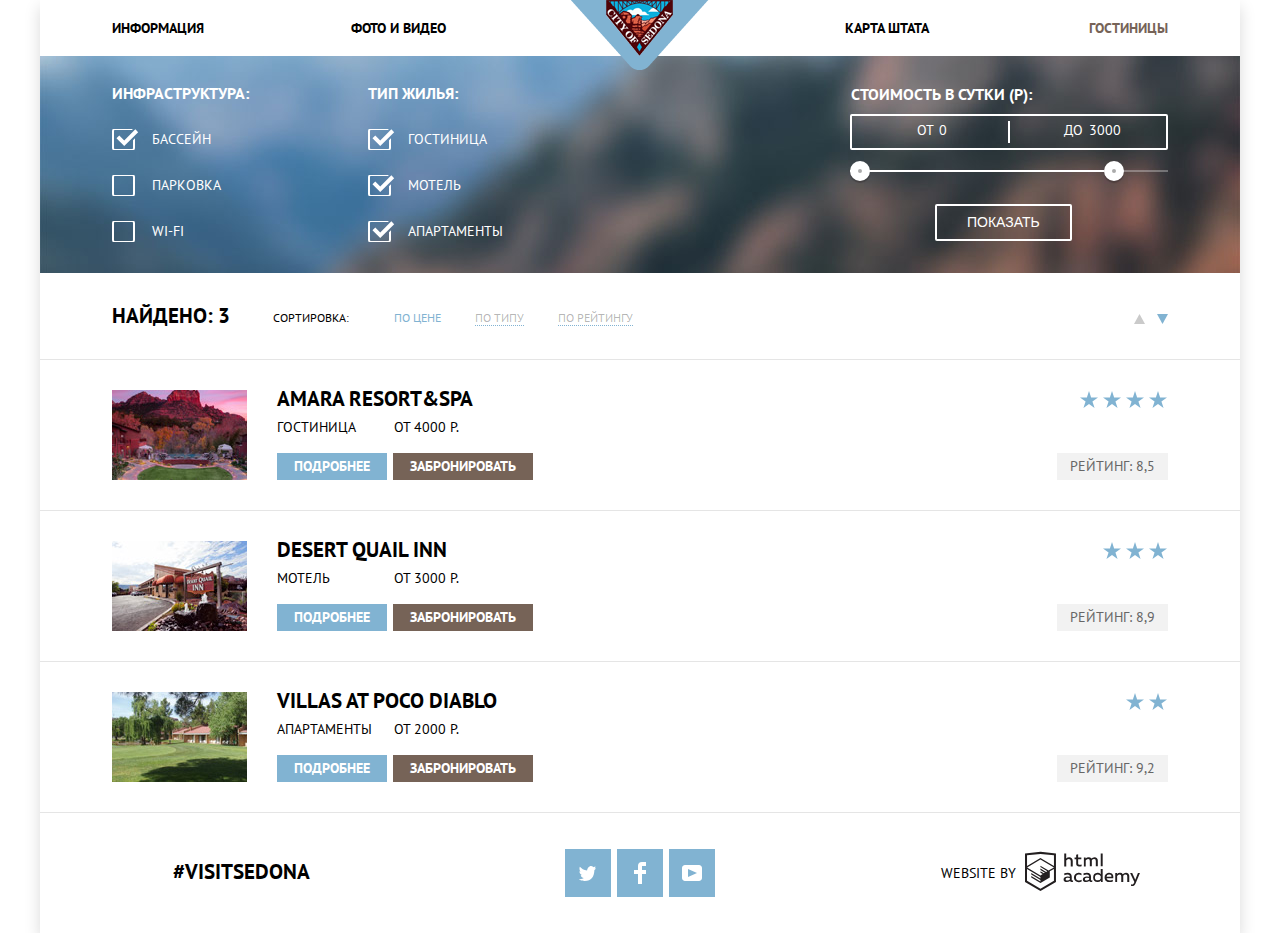
<file: sedona/sedona-catalog.html>
<!DOCTYPE html>
<html lang="ru">

<head>
	<meta charset="utf-8">
	<title>Каталог</title>
	<link href="https://fonts.googleapis.com/css?family=PT+Sans" rel="stylesheet">
	<link href="css/normalize.css" rel="stylesheet">
	<link href="css/style.css" rel="stylesheet">
</head>

<body class="inner-page">
	<div class="wrapper">
	<header class="main-header">
		<a class="main-header-logo" href="index.html">
			<img src="img/index-logo.png" width="138" height="70" alt="Логотип Седона"><span class="visually-hidden">Логотип Седоны</span>
		</a>
		<nav class="main-navigation">
			<div class="container">
			<ul class="site-navigation-left">
				<li><a href="info.html">Информация</a></li>                           
				<li><a href="photo-video.html">Фото и видео</a></li>  
			</ul>
			<ul class="site-navigation-right">
				<li><a href="map.html">Карта штата</a></li>
				<li class="site-navigation-current"><a>Гостиницы</a></li>
			</ul>
			</div>
		</nav>
	</header>
	
	<main class="main-container">
		<section class="filters">
			<h2 class="visually-hidden">Гостиницы</h2>
			<form class="filter" method="get" action="https://echo.htmlacademy.ru">
				<div class="two-columns">
					<div class="infrastructure">
						<fieldset class="for-fieldset">
							<legend class="title3">Инфраструктура:</legend>
							<ul class="options">
								<li class="filter-option">
										<input type="checkbox" class="filter-input filter-input-checkbox" name="pool" id="pool" checked>
										
										<label for="pool" class="filter-label-checkbox">Бассейн</label>
								</li>
								<li class="filter-option">
										<input type="checkbox" class="filter-input filter-input-checkbox" name="parking" id="parking">
										
										<label for="parking" class="filter-label-checkbox">Парковка</label>
								</li>
								<li class="filter-option">
										<input type="checkbox" class="filter-input filter-input-checkbox" name="inet" id="inet">
										
										<label for="inet" class="filter-label-checkbox">Wi-Fi</label>
								</li>
							</ul>
						</fieldset>
					</div>
					<div class="accommodation">
						<fieldset class="for-fieldset">
							<legend class="title3">Тип жилья:</legend>
							<ul class="options">
								<li class="filter-option">
										<input type="checkbox" class="filter-input filter-input-checkbox" name="hotel" id="hotel" checked>
										
										<label for="hotel" class="filter-label-checkbox">Гостиница</label>
								</li>
								<li class="filter-option">
										<input type="checkbox" class="filter-input filter-input-checkbox" name="motel" id="motel" checked>
										
										<label for="motel" class="filter-label-checkbox">Мотель</label>
								</li>
								<li class="filter-option">
										<input type="checkbox" class="filter-input filter-input-checkbox" name="apartments" id="apartments" checked>
										
										<label for="apartments" class="filter-label-checkbox">Апартаменты</label>
								</li>
							</ul>
						</fieldset>
					</div>
				</div>
					
				<div class="third-column price-form">  			
					<div class="filter-range">
						
						<div class="filter-range-title">Стоимость в сутки (р):</div>
						  
						<div class="price-controls">
							<label class="min-price">от <input type="text" name="min-price" value="0"></label>
							<label class="max-price">до <input type="text" name="max-price" value="3000"></label>
						</div>
							 
						<div class="range-controls">
							<div class="scale">
								<div class="bar"></div>
							</div>
							<div class="range-toggle range-toggle-min"></div>
							<div class="range-toggle range-toggle-max"></div>
						</div>	
						<button class="btn-transparent" type="submit">Показать</button>
					</div>
				</div>
			</form>
		</section>
		
		<section class="sorting">
			<h2 class="visually-hidden">Сортировка</h2> 
			<div class="sorting-menu">
				<ul class="sorting-list">
					<li class="title find-sort">Найдено: 3</li>
					<li class="sort">Сортировка:</li>
					<li class="sort sorting-current"><a>По цене</a></li>
					<li class="sort"><a href="type.html">По типу</a></li>
					<li class="sort"><a href="top.html">По рейтингу</a></li>
				</ul>
			</div>
			<div class="switch">
				<button class="up" type="button"><span class="visually-hidden">Сортировать по возрастанию</span><svg xmlns="http://www.w3.org/2000/svg" width="11" height="10" viewBox="0 0 11 10"><path fill="#231F20" d="M5.5 0L0 10h11z"/></svg><span class="visually-hidden">По возрастанию</span></button>
				<button class="down" type="button"><span class="visually-hidden">Сортировать по убыванию</span><svg xmlns="http://www.w3.org/2000/svg" width="11" height="10" viewBox="0 0 11 10"><path fill="#231F20" d="M5.5 10L0 0h11"/></svg><span class="visually-hidden">По убыванию</span></button>
			</div>
		</section>
		
		<section class="catalog">
			<h2 class="visually-hidden">Список типов жилья</h2>                          
			<ul class="catalog-list">
			
				<!-- первый элемент -->
				<li class="catalog-item">
					<div class="item-left"> 			
						<p class="catalog-item-image">
							<img src="img/amara.jpg" width="135" height="90" alt="Amara resort&spa">
						</p>
						<div class="description">
							<a class="name-item" href="catalog-item.html"> 
								<h3 class="catalog-category">Amara resort&spa
								</h3>
							</a>
							<div class="catalog-item-price">
								<p class="frase1">Гостиница</p>
								<p class="frase2">от 4000 р.</p>
							</div>
							<div class="buttons-item">	
								<a class="button button1" href="#">Подробнее</a>              
								<a class="button button2" href="#">Забронировать</a>
							</div>
						</div>
					</div>
					
					<div class="catalog-item-top">
						<div>
							<img src="img/star.svg" alt="Звездочка" width="18" height="17">
							<img src="img/star.svg" alt="Звездочка" width="18" height="17">
							<img src="img/star.svg" alt="Звездочка" width="18" height="17">
							<img src="img/star.svg" alt="Звездочка" width="18" height="17">
						</div>
						<p class="rating">Рейтинг: 8,5</p>
					</div>
				</li>
				
				<!-- второй элемент -->
				<li class="catalog-item">
					<div class="item-left">
						<p class="catalog-item-image">
							<img src="img/desert.jpg" width="135" height="90" alt="Desert quail inn">
						</p>
						<div class="description">
							<a class="name-item" href="catalog-item.html">     
								<h3 class="catalog-category">Desert quail inn
								</h3>
							</a>
							<div class="catalog-item-price">
								<p class="frase1">Мотель</p>
								<p class="frase2">от 3000 р.</p>
							</div>
							<div class="buttons-item">	
								<a class="button button1" href="#">Подробнее</a>                 	
								<a class="button button2" href="#">Забронировать</a>
							</div>
						</div>
					</div>
					
					<div class="catalog-item-top">
						<div>
							<img src="img/star.svg" alt="Звездочка" width="18" height="17">
							<img src="img/star.svg" alt="Звездочка" width="18" height="17">
							<img src="img/star.svg" alt="Звездочка" width="18" height="17">
						</div>
						<p class="rating">Рейтинг: 8,9</p>
					</div>
				</li>
				
				<!-- третий элемент -->
				<li class="catalog-item">
					<div class="item-left">
						<p class="catalog-item-image">
							<img src="img/villas.jpg" width="135" height="90" alt="Villas at poco diabl">
						</p>
						<div class="description">
							<a class="name-item" href="catalog-item.html">     
								<h3 class="catalog-category">Villas at poco diablo
								</h3>
							</a>
							<div class="catalog-item-price">
								<p class="frase1">Апартаменты</p>
								<p class="frase2">от 2000 р.</p>
							</div>
							<div class="buttons-item"> 
								<a class="button button1" href="#">Подробнее</a>                
								<a class="button button2" href="#">Забронировать</a>
							</div>
						</div>
					</div>
					
					<div class="catalog-item-top">
						<div>
							<img src="img/star.svg" alt="Звездочка" width="18" height="17">
							<img src="img/star.svg" alt="Звездочка" width="18" height="17">
						</div>
						<p class="rating">Рейтинг: 9,2</p>
					</div>
				</li>
			</ul>
		</section>
	</main>
	
	<footer class="main-footer">
		<div class="container">
			<p class="hashtag">#Visitsedona</p>
			<div class="footer-social">
				<ul>
					<li>
						<a class="social-button" href="#"><span class="visually-hidden">Твиттер</span>
							<svg xmlns="http://www.w3.org/2000/svg" xmlns:xlink="http://www.w3.org/1999/xlink" width="17" height="15" viewBox="0 0 17 15"><path fill="#FFF" d="M10.95.144c1.685-.496 2.984.27 3.577 1.179.673-.231 1.331-.481 2.011-.708a2.345 2.345 0 0 1-.857 1.768c.685.17 1.304-.491 1.304-.491-.169 1-1.006 1.788-1.563 2.024-.231 6.75-3.175 11.217-10.077 11.082h-.446c-.41 0-4.164-.46-4.898-1.887 2.271.196 3.893-.422 4.693-1.177-.96-.3-2.679-.477-2.979-2.95.349.106.564.228 1.19.119C1.705 8.247.374 7.53.448 5.33c.285.328 1.067.536 1.34.472C1.085 5.561-.182 2.442.894.85c1.818 1.854 3.735 3.606 7.152 3.773C8.254 2.33 9.183.793 10.95.144z"/></svg>
						</a>
					</li>                                                                                        
					<li>
						<a class="social-button" href="#"><span class="visually-hidden">Фейсбук</span>
							<svg xmlns="http://www.w3.org/2000/svg" width="12" height="22" viewBox="0 0 12 22"><path fill="#FFF" d="M12 4V0H8a4 4 0 0 0-4 4v4H0v4h4v10h4V12h4V8H8V4h4z"/></svg>
						</a>
					</li>
					<li>
						<a class="social-button" href="#"><span class="visually-hidden">Ютуб</span>
							<svg xmlns="http://www.w3.org/2000/svg" xmlns:xlink="http://www.w3.org/1999/xlink" width="20" height="16" viewBox="0 0 20 16"><path fill="#FFF" d="M17 0H3C1.35 0 0 1.35 0 3v10c0 1.65 1.35 3 3 3h14c1.65 0 3-1.35 3-3V3c0-1.65-1.35-3-3-3zM6.027 11.998V4.002L15.014 8l-8.987 3.998z"/></svg>
						</a>
					</li>
				</ul>
			</div>
			<div class="footer-copyright">
				<p class="website">website by</p>
				<a class="logo" href="https://htmlacademy.ru/intensive/htmlcss"><svg id="Layer_1" data-name="Layer 1" xmlns="http://www.w3.org/2000/svg" width="115" height="41" viewBox="0 0 108.08 36.85"><title>logo-htmlacademy-small1</title><path d="M44.61,26.88a2,2,0,0,0,.55-0.1v1.33a3.25,3.25,0,0,1-1.18.21,1.67,1.67,0,0,1-1.67-1,4.84,4.84,0,0,1-3.14,1.08c-1.51,0-2.91-.83-2.91-2.55,0-2.13,2-2.79,3.71-2.79a11.08,11.08,0,0,1,2.17.25v-0.3c0-1-.76-1.77-2.19-1.77a7.42,7.42,0,0,0-3,.64v-1.7a10.21,10.21,0,0,1,3.19-.55c2.36,0,3.81,1.12,3.81,3.65v3a0.54,0.54,0,0,0,.49.59h0.17Zm-6.44-1.13A1.35,1.35,0,0,0,39.63,27h0.11a3.39,3.39,0,0,0,2.41-1V24.58a9.72,9.72,0,0,0-1.81-.21c-1,0-2.16.33-2.16,1.38h0Zm12.36-6.11a5,5,0,0,1,2.57.64V22a4.08,4.08,0,0,0-2.3-.7,2.75,2.75,0,1,0,0,5.49,5,5,0,0,0,2.43-.64v1.71a6.27,6.27,0,0,1-2.76.57A4.21,4.21,0,0,1,46,24.51q0-.21,0-0.41a4.32,4.32,0,0,1,4.18-4.46h0.38Zm12.17,7.24a2,2,0,0,0,.55-0.1v1.33a3.25,3.25,0,0,1-1.18.21,1.67,1.67,0,0,1-1.67-1,4.84,4.84,0,0,1-3.14,1.08c-1.51,0-2.91-.83-2.91-2.55,0-2.13,2-2.79,3.71-2.79a11.08,11.08,0,0,1,2.17.25v-0.3c0-1-.76-1.77-2.19-1.77a7.42,7.42,0,0,0-3,.64v-1.7a10.21,10.21,0,0,1,3.19-.55c2.36,0,3.81,1.12,3.81,3.65v3a0.54,0.54,0,0,0,.49.59h0.17Zm-6.44-1.13A1.35,1.35,0,0,0,57.73,27h0.11a3.39,3.39,0,0,0,2.41-1V24.58a9.72,9.72,0,0,0-1.81-.21c-1.06,0-2.16.33-2.16,1.38h0ZM73,16V28.2H71.35V26.88a3.88,3.88,0,0,1-3.19,1.54,4.4,4.4,0,0,1,0-8.78,3.81,3.81,0,0,1,3,1.3V16H73Zm-4.53,5.22a2.76,2.76,0,1,0,0,5.52A2.86,2.86,0,0,0,71.15,25V23A2.91,2.91,0,0,0,68.49,21.27ZM79,19.64c3.31,0,4.46,2.68,3.92,5.09H76.7c0.21,1.5,1.67,2.11,3.19,2.11a6.11,6.11,0,0,0,2.64-.59v1.6a7.14,7.14,0,0,1-3,.57C77,28.42,74.78,27,74.78,24a4.18,4.18,0,0,1,4-4.39H79Zm0.09,1.54a2.28,2.28,0,0,0-2.44,2.1v0.06H81.3A2,2,0,0,0,79.13,21.18Zm5.73,7V19.87h1.65v1a3.81,3.81,0,0,1,2.78-1.27A2.86,2.86,0,0,1,91.89,21a4.12,4.12,0,0,1,2.91-1.33A3.06,3.06,0,0,1,98,23V28.2h-1.9V23.05a1.59,1.59,0,0,0-1.42-1.75H94.42a2.8,2.8,0,0,0-2.07,1.12V28.2h-1.9V23.05A1.59,1.59,0,0,0,89,21.31H88.8a3,3,0,0,0-2.21,1.29v5.63H84.86Zm21.31-8.33h1.9l-3.91,9.46c-0.9,2.17-2.09,2.86-3.35,2.86a4.76,4.76,0,0,1-1.1-.14V30.46a2.86,2.86,0,0,0,.85.12c0.9,0,1.58-.64,2.07-1.9l0.17-.42-4-8.4h2l2.86,6.29ZM38.73,1.46V6.22a3.81,3.81,0,0,1,2.7-1.14,3.25,3.25,0,0,1,3.44,3.4v5.15H43V8.72a1.81,1.81,0,0,0-1.61-2h-0.3a2.93,2.93,0,0,0-2.32,1.39v5.52h-1.9V1.46h1.9ZM49.94,2.31v3h3V6.91h-3v3.81c0,1.1.5,1.46,1.58,1.46a4.49,4.49,0,0,0,1.69-.33v1.6A6.8,6.8,0,0,1,51,13.8a2.55,2.55,0,0,1-2.86-2.74V6.89H46.58V5.26h1.5V2.74Zm5.4,11.31V5.28H57v1A3.81,3.81,0,0,1,59.77,5a2.86,2.86,0,0,1,2.6,1.33A4.12,4.12,0,0,1,65.28,5,3.06,3.06,0,0,1,68.44,8.4v5.21h-1.9V8.46a1.59,1.59,0,0,0-1.42-1.75H64.89a2.8,2.8,0,0,0-2.07,1.12v5.78h-1.9V8.46A1.59,1.59,0,0,0,59.5,6.71H59.27A3,3,0,0,0,57.06,8v5.63H55.34ZM71.17,1.45H73V13.6H71.17V1.45ZM14.71,0H14.55L0,1.54V28.21l14.55,8.66,14.55-8.66V1.54Zm12.5,27.1L14.55,34.64,1.9,27.12V16.18l12.59,7.5V25L5.86,19.9v1.31l8.68,5.21v1.39L5.87,22.65V24l8.68,5.21,8.75-5.24V18.31L27.2,16V27.12Zm0-12.53-3.48,2-1.6,1L14.51,13v1.31L21,18.23H21l-0.14.09-1,.54-5.37-3.2V17l4.24,2.52-1,.67-3.2-1.9v1.31l2.1,1.24L14.5,22.1,2,14.65,14.51,7.11Zm0-1.32L14.49,5.76,1.91,13.25v-10L14.56,1.92,27.21,3.25v10h0Z" transform="translate(0 -0.02)" fill="#231f20"/></svg></a>  
			</div>
		</div>
	</footer>
	</div>
</body>

</html>
</file>
<file: css/style.css>
@font-face {
  font-family: "Open Sans";
  src: url("../fonts/opensans.woff2") format("woff2"), url("../fonts/opensans.woff") format("woff");
  font-weight: 400;
}
@font-face {
  font-family: "Open Sans";
  src: url("../fonts/opensansbold.woff2") format("woff2"), url("../fonts/opensansbold.woff") format("woff");
  font-weight: 700;
}
@font-face {
  font-family: "Open Sans";
  src: url("../fonts/opensanslight.woff2") format("woff2"), url("../fonts/opensanslight.woff") format("woff");
  font-weight: 100;
}
.body-style {
  width: 320px;
  margin-top: 0;
  margin-bottom: 0;
  margin-right: auto;
  margin-left: auto;
  font-family: "Open Sans", "Arial", sans-serif;
  background-color: #fff;
  position: relative;
}
@media (min-width: 660px) {
  .body-style {
    width: 660px;
    /*padding: 0 20px;*/
  }
}
@media (min-width: 960px) {
  .body-style {
    margin: 0 auto;
    min-width: 960px;
    /*max-width: 1200px;*/
    width: 100%;
    position: relative;
    /*padding: 0 120px;*/
  }
}
/*@media (min-width: 1200px) {
  .body-style {
    width: 1200px;
  }
}*/
.index-page {
  /*background: #283645 url("../img/pink-index-mobile.jpg") no-repeat 50% 0;
  background-size: 320px auto;
  min-height: 750px;
  opacity: 0.1;*/
}
@media (min-width: 660px) {
  .index-page {
    /*background: #283645 url("../img/pink-index-tablet.jpg") no-repeat 50% 0;
    background-size: 660px auto;*/
  }
}
@media (min-width: 960px) {
  .index-page {
    /*background: #283645 url("../img/pink-index-desktop.jpg") no-repeat 50% 0;
    background-size: 1200px auto;*/
  }
}
.form-page {
  /*background: #283645 url("../img/pink-form-mobile.jpg") no-repeat 50% 0;
  background-size: 320px auto;
  min-height: 750px;*/
}
@media (min-width: 660px) {
  .form-page {
    /*background: #283645 url("../img/pink-form-tablet.jpg") no-repeat 50% 0;
    background-size: 660px auto;*/
  }
}
@media (min-width: 960px) {
  .form-page {
    /*background: #283645 url("../img/pink-form-desktop.jpg") no-repeat 50% 0;
    background-size: 1200px auto;*/
  }
}
.photo-page {
  /*background: #283645 url("../img/pink-photo-mobile.jpg") no-repeat 50% 0;
  background-size: 320px auto;
  min-height: 750px;*/
}
@media (min-width: 660px) {
  .photo-page {
    /*background: #283645 url("../img/pink-photo-tablet.jpg") no-repeat 50% 0;
    background-size: 660px auto;*/
  }
}
@media (min-width: 960px) {
  .photo-page {
    /*background: #283645 url("../img/pink-photo-desktop.jpg") no-repeat 50% 0;
    background-size: 1200px auto;*/
  }
}
.page-footer {
  width: 320px;
  margin: 0 auto;
  min-height: 284px;
  background-color: #ffffff;
  /*outline: 5px solid pink;*/
}
@media (min-width: 660px) {
  .page-footer {
    width: 660px;
    min-height: 127px;
  }
}
@media (min-width: 960px) {
  .page-footer {
    width: 100%;
    min-height: 197px;
  }
}
.page-footer__container {
  display: -webkit-box;
  display: -ms-flexbox;
  display: flex;
  -webkit-box-orient: vertical;
  -webkit-box-direction: normal;
      -ms-flex-direction: column;
          flex-direction: column;
  -webkit-box-pack: start;
      -ms-flex-pack: start;
          justify-content: flex-start;
  /*flex-grow: 1;*/
  margin: 0 auto;
  width: 280px;
  padding-left: 20px;
  padding-right: 20px;
  padding-top: 40px;
  padding-bottom: 40px;
  -webkit-box-align: center;
      -ms-flex-align: center;
          align-items: center;
  height: 204px;
  position: relative;
  z-index: 1;
}
@media (min-width: 660px) {
  .page-footer__container {
    width: 620px;
    -webkit-box-align: stretch;
        -ms-flex-align: stretch;
            align-items: stretch;
    -webkit-box-orient: horizontal;
    -webkit-box-direction: normal;
        -ms-flex-direction: row;
            flex-direction: row;
    -webkit-box-pack: justify;
        -ms-flex-pack: justify;
            justify-content: space-between;
    padding-left: 20px;
    padding-right: 20px;
    padding-top: 0;
    padding-bottom: 0;
    height: 127px;
  }
}
@media (min-width: 960px) {
  .page-footer__container {
    width: 940px;
    padding-left: 10px;
    padding-right: 10px;
    padding-top: 0;
    padding-bottom: 0;
    height: 197px;
  }
}
.page-footer__logo-image {
  max-width: 100%;
  height: 40px;
  width: 147px;
  cursor: pointer;
}
.page-footer__logo-desktop {
  max-width: 100%;
  height: 40px;
  width: 147px;
  cursor: pointer;
  display: none;
}
@media (min-width: 660px) {
  .page-footer__logo-image {
    margin-top: 36px;
    margin-bottom: 51px;
    fill: #283645;
  }
}
@media (min-width: 960px) {
  .page-footer__logo-image {
    display: none;
  }
  .page-footer__logo-desktop {
    display: block;
    fill: #283645;
    margin-top: 70px;
    margin-bottom: 87px;
  }
}
.page-footer__logo-image:hover:not(:active),
.page-footer__logo-desktop:hover:not(:active) {
  fill: #5e7447;
}
.page-footer__logo-image:active,
.page-footer__logo-desktop:active {
  opacity: 0.3;
}
.page-footer__logo-image--index:hover:not(:active),
.page-footer__logo-desktop--index:hover:not(:active) {
  fill: #283645;
  cursor: default;
}
.page-footer__logo-image--index:active,
.page-footer__logo-desktop--index:active {
  opacity: 1;
  cursor: default;
}
.page-footer__logo {
  width: 160px;
  text-align: center;
  min-height: 41px;
  margin-bottom: 38px;
}
@media (min-width: 660px) {
  .page-footer__logo {
    height: 127px;
    text-align: left;
    margin-bottom: 0;
  }
}
@media (min-width: 960px) {
  .page-footer__logo {
    height: 197px;
  }
}
.page-footer__social {
  width: 189px;
  margin-top: 19px;
  margin-bottom: 19px;
  min-height: 51px;
}
@media (min-width: 660px) {
  .page-footer__social {
    margin-top: 0;
    margin-bottom: 38px;
    height: 127px;
    display: -webkit-box;
    display: -ms-flexbox;
    display: flex;
    -webkit-box-align: center;
        -ms-flex-align: center;
            align-items: center;
    margin-bottom: 0;
  }
}
@media (min-width: 960px) {
  .page-footer__social {
    height: 197px;
  }
}
.page-footer__copyright {
  width: 146px;
  /*временно для сетки*/
  min-height: 35px;
  display: -webkit-box;
  display: -ms-flexbox;
  display: flex;
  -webkit-box-orient: horizontal;
  -webkit-box-direction: normal;
      -ms-flex-direction: row;
          flex-direction: row;
  -ms-flex-pack: distribute;
      justify-content: space-around;
  -webkit-box-align: center;
      -ms-flex-align: center;
          align-items: center;
  -ms-flex-wrap: nowrap;
      flex-wrap: nowrap;
}
@media (min-width: 660px) {
  .page-footer__copyright {
    width: 160px;
    -webkit-box-pack: end;
        -ms-flex-pack: end;
            justify-content: flex-end;
  }
}
@media (min-width: 660px) {
  .page-footer__contacts {
    width: 210px;
    display: -webkit-box;
    display: -ms-flexbox;
    display: flex;
    -ms-flex-wrap: wrap;
        flex-wrap: wrap;
    -webkit-box-align: center;
        -ms-flex-align: center;
            align-items: center;
    -ms-flex-pack: distribute;
        justify-content: space-around;
    padding-top: 30px;
    padding-bottom: 30px;
  }
}
@media (min-width: 960px) {
  .page-footer__contacts {
    width: 210px;
    display: -webkit-box;
    display: -ms-flexbox;
    display: flex;
    -ms-flex-wrap: wrap;
        flex-wrap: wrap;
    -webkit-box-align: center;
        -ms-flex-align: center;
            align-items: center;
    -ms-flex-pack: distribute;
        justify-content: space-around;
    padding-top: 59px;
    padding-bottom: 58px;
  }
}
.page-footer__title {
  font-size: 18px;
  line-height: 30px;
  font-weight: 700;
  color: #283645;
  margin: 0;
  text-align: center;
}
@media (min-width: 960px) {
  .page-footer__title {
    margin-bottom: 20px;
    text-align: center;
  }
}
.page-footer__phone,
.page-footer__email {
  font-size: 24px;
  line-height: 30px;
  font-weight: 100;
  color: #5e7447;
  margin: 0;
  text-decoration: none;
  display: inline;
}
@media (min-width: 660px) {
  .page-footer__phone,
  .page-footer__email {
    font-size: 20px;
  }
}
@media (min-width: 960px) {
  .page-footer__phone,
  .page-footer__email {
    font-size: 24px;
  }
}
.page-footer__phone:hover,
.page-footer__email:hover {
  border-bottom: 1px solid #283645;
  color: #283645;
}
.page-footer__phone:active,
.page-footer__email:active {
  border-bottom: none;
  color: rgba(40, 54, 69, 0.3);
}
.main-nav {
  background-color: #b2b2b2;
  width: 320px;
  margin: 0 auto;
  /*min-height: 64px;*/
  position: relative;
}
/*высота навигации у планшетной версии такая же, как у мобильной*/
@media (min-width: 660px) {
  .main-nav {
    /* Временно для сетки */
    width: 660px;
  }
}
@media (min-width: 960px) {
  .main-nav {
    /* Временно для сетки */
    background-color: transparent;
    width: auto;
    margin: 0;
    min-height: 110px;
    /*width: 620px;*/
    /*padding: 0 130px;*/
  }
}
.main-nav__list {
  margin: 0;
  padding: 0;
  list-style: none;
  /* Временно для сетки */
  /*min-height: 64px;*/
  /*outline: 10px solid lime;*/
  /*background-color: white;
  opacity: 0.3;*/
}
@media (max-width: 959px) {
  .main-nav--closed .site-list__item {
    display: none;
  }
  .main-nav--nojs .main-nav__toggle {
    display: none;
  }
  .main-nav--nojs .main-nav__list {
    position: static;
    min-height: 0;
  }
}
@media (min-width: 660px) {
  .main-nav__list {
    width: 660px;
  }
}
@media (min-width: 960px) {
  .main-nav__list {
    width: 620px;
    min-height: 110px;
  }
}
.main-nav__toggle {
  outline: none;
  position: absolute;
  top: -48px;
  right: 20px;
  height: 24px;
  width: 24px;
  padding: 0;
  background: none;
  border: none;
  cursor: pointer;
}
@media (min-width: 660px) {
  .main-nav__toggle {
    position: absolute;
    top: -68px;
    right: 20px;
  }
}
@media (min-width: 960px) {
  .main-nav__toggle {
    display: none;
  }
}
.main-nav--closed .main-nav__toggle::before {
  content: "";
  outline: none;
  position: absolute;
  top: 2px;
  right: 0;
  width: 50px;
  height: 24px;
  background-image: url("../img/icon-menu-burger.svg");
  /*background-color: #ffffff;*/
}
.main-nav--closed .main-nav__toggle:hover::before {
  content: "";
  outline: none;
  position: absolute;
  top: 2px;
  right: 0;
  /*background-image: none;*/
  background-image: url("../img/icon-menu-burger-pink.svg");
  width: 50px;
  height: 24px;
}
.main-nav--closed .main-nav__toggle:active::before {
  content: "";
  outline: none;
  position: absolute;
  top: 2px;
  right: 0;
  /*background-image: none;*/
  background-image: url("../img/icon-menu-burger-pink.svg");
  opacity: 0.3;
  width: 50px;
  height: 24px;
}
.main-nav--opened .main-nav__toggle::before {
  content: "";
  outline: none;
  position: absolute;
  top: 0;
  right: 0;
  width: 24px;
  height: 24px;
  background-image: url("../img/icon-menu-cross.svg");
}
.main-nav--opened .main-nav__toggle:hover::before {
  content: "";
  outline: none;
  position: absolute;
  top: 0;
  right: 0;
  /*background-image: none;*/
  background-image: url("../img/icon-menu-cross-pink.svg");
  width: 24px;
  height: 24px;
}
.main-nav--opened .main-nav__toggle:active::before {
  content: "";
  outline: none;
  position: absolute;
  top: 0;
  right: 0;
  /*background-image: none;*/
  background-image: url("../img/icon-menu-cross-pink.svg");
  opacity: 0.3;
  width: 24px;
  height: 24px;
}
.site-list {
  margin: 0;
  padding: 0;
  list-style: none;
  /* Временно для сетки */
  /*outline: 5px solid green;*/
  /*background-color: green;
  opacity: 0.3;*/
}
@media (min-width: 660px) {
  .site__list {
    /*width: 660px;*/
  }
}
@media (min-width: 960px) {
  .site-list {
    width: 620px;
    display: -webkit-box;
    display: -ms-flexbox;
    display: flex;
    -ms-flex-wrap: wrap;
        flex-wrap: wrap;
    -webkit-box-pack: justify;
        -ms-flex-pack: justify;
            justify-content: space-between;
    /* Временно для сетки */
    /*min-height: 110px;*/
  }
}
.site-list__item,
.site-list__item--active {
  font-size: 18px;
  line-height: 32px;
  font-weight: 700;
  color: #ffffff;
  text-transform: uppercase;
  opacity: 1;
}
@media (min-width: 960px) {
  .site-list__item,
  .site-list__item--active {
    padding-top: 45px;
    padding-bottom: 45px;
    line-height: 18px;
    font-weight: 400;
    text-transform: none;
    position: relative;
  }
}
.site-list__link {
  display: block;
  text-align: center;
  padding: 15px 88px;
  padding-bottom: 15px;
  text-decoration: none;
  color: #ffffff;
  opacity: 1;
  border-top: 1px solid #ecf5ef;
  border-bottom: 1px solid #0000009d;
}
.site-list__link:hover {
  color: #8fb365;
}
.site-list__link:active {
  color: #8fb365;
  opacity: 0.3;
}
/*.site-list__link--active {
  &:hover {
    color: #ffffff;
  }

  &:active {
    color: #ffffff;
    opacity: 1;
  }
}*/
@media (min-width: 660px) {
  .site-list__link {
    padding: 15px 255px;
  }
}
@media (min-width: 960px) {
  .site-list__link {
    border: none;
    padding: 0 0;
  }
}
@media (min-width: 960px) {
  .site-list__link {
    display: inline-block;
    color: #ffffff;
    cursor: pointer;
    position: relative;
    /*&:hover {
      color: #ffffff;
      padding-bottom: 10px;
      border-bottom: 2px solid #ffffff;
    }

    &:active {
      color: @bg-pink;
      border-bottom: 2px solid @bg-pink;
      opacity: 1;
    }*/
  }
  .site-list__link:after {
    background-color: #ffffff;
    display: block;
    content: "";
    top: 25px;
    height: 2px;
    width: 0%;
    left: 50%;
    position: absolute;
    -webkit-transition: width 0.2s ease-in-out;
    transition: width 0.2s ease-in-out;
    -webkit-transform: translateX(-50%);
            transform: translateX(-50%);
  }
  .site-list__link:hover {
    color: #ffffff;
  }
  .site-list__link:hover:after,
  .site-list__link:focus:after {
    width: 100%;
  }
}
.page-header {
  margin: 0 auto;
  position: relative;
  z-index: 2;
}
@media (min-width: 960px) {
  .page-header {
    margin: 0;
    width: 100%;
    position: absolute;
    top: 0;
    background-color: rgba(0, 0, 0, 0.2);
    max-width: 100%;
  }
}
.page-header__container {
  /*background-color: #283645;*/
  /*outline: 5px solid yellow;*/
  display: -webkit-box;
  display: -ms-flexbox;
  display: flex;
  -webkit-box-orient: vertical;
  -webkit-box-direction: normal;
      -ms-flex-direction: column;
          flex-direction: column;
  -webkit-box-pack: justify;
      -ms-flex-pack: justify;
          justify-content: space-between;
  margin: 0 auto;
  /*width: 280px;
  padding: 0 20px;*/
  /*height: 326px;*/
}
@media (min-width: 660px) {
  .page-header__container {
    /*width: 620px;
    padding: 0 20px;*/
  }
}
@media (min-width: 960px) {
  .page-header__container {
    /*background-color: rgba(16, 22, 28, 0.3);*/
    /*background-color: rgba(0, 0, 0, 0.3);*/
    width: 940px;
    /*position: absolute;
    top: 0;*/
    /*left: -50%;
    margin-left: 50%;*/
    /*left: 0;
    right: 0;*/
    margin: auto;
    padding: 0 10px;
    height: 110px;
    display: -webkit-box;
    display: -ms-flexbox;
    display: flex;
    -webkit-box-orient: horizontal;
    -webkit-box-direction: normal;
        -ms-flex-direction: row;
            flex-direction: row;
    -webkit-box-pack: justify;
        -ms-flex-pack: justify;
            justify-content: space-between;
  }
}
.page-header__wrapper {
  background-color: rgba(0, 0, 0, 0.3);
  height: 23px;
  padding-left: 20px;
  padding-right: 20px;
  padding-top: 22px;
  padding-bottom: 24px;
  display: -webkit-box;
  display: -ms-flexbox;
  display: flex;
  border-bottom: 1px solid #000000;
  position: relative;
}
@media (min-width: 660px) {
  .page-header__wrapper {
    height: 40px;
    padding-left: 20px;
    padding-right: 20px;
    padding-top: 27px;
    padding-bottom: 42px;
  }
}
@media (min-width: 960px) {
  .page-header__wrapper {
    padding-top: 35px;
    padding-left: 0;
    padding-right: 0;
    width: 150px;
    border: none;
    /*padding: 0 130px;*/
    height: 40px;
    padding-bottom: 35px;
    background-color: transparent;
  }
}
.page-header__logo-desktop {
  position: absolute;
  top: 14px;
  left: 20px;
  fill: #fff;
}
@media (min-width: 660px) {
  .page-header__logo-desktop {
    top: 35px;
    left: 20px;
    fill: #fff;
  }
}
@media (min-width: 960px) {
  .page-header__logo-desktop {
    position: static;
    fill: #fff;
    -webkit-transition: -webkit-transform 2s;
    transition: -webkit-transform 2s;
    transition: transform 2s;
    transition: transform 2s, -webkit-transform 2s;
    display: block;
  }
  .page-header__logo-desktop:hover {
    -webkit-transform: rotate(180deg);
            transform: rotate(180deg);
  }
}
@media (max-width: 659px) {
  .page-header__wrapper--transparent {
    height: 21px;
  }
}
@media (max-width: 959px) {
  .page-header__wrapper--transparent {
    background-color: rgba(0, 0, 0, 0.3);
    border-bottom: none;
  }
  .page-header__wrapper--none {
    opacity: 1;
  }
}
@media (min-width: 320px) {
  .page-header__logo-title {
    display: block;
    color: #fff;
    font-size: 15px;
    line-height: 15px;
    margin: 0;
    position: absolute;
    top: 25px;
    left: 70px;
  }
}
@media (min-width: 660px) {
  .page-header__logo-title {
    display: block;
    color: #fff;
    font-size: 15px;
    line-height: 15px;
    margin: 0;
    position: absolute;
    top: 45px;
    left: 70px;
  }
}
@media (min-width: 960px) {
  .page-header__logo-title {
    display: block;
    color: #fff;
    font-size: 15px;
    line-height: 15px;
    margin: 0;
    padding-top: 10px;
    padding-left: 10px;
    position: static;
  }
}
@media (min-width: 960px) {
  .page-header__logo-title {
    display: block;
    color: #fff;
    font-size: 15px;
    line-height: 15px;
    margin: 0;
    padding-top: 10px;
    position: static;
  }
}
.page-main {
  margin: 0;
  padding: 0;
  width: 100%;
}
@media (min-width: 320px) {
  .page-main {
    position: relative;
  }
  .page-main__button {
    position: fixed;
    bottom: 50px;
    right: 50px;
    width: 50px;
    height: 50px;
    border: 2px solid rgba(0, 0, 0, 0.2);
    border-radius: 50%;
    background-color: rgba(0, 0, 0, 0);
    z-index: 100;
    text-align: center;
  }
  .page-main__button-image {
    width: 30px;
    height: 15px;
    text-align: center;
    padding-top: 17px;
  }
  .page-main__button:hover {
    background-color: rgba(143, 179, 101, 0.2);
  }
  .page-main__button:active {
    background-color: rgba(143, 179, 101, 0.5);
  }
}
.visually-hidden:not(:focus):not(:active),
input[type="checkbox"].visually-hidden,
input[type="radio"].visually-hidden {
  position: absolute;
  width: 1px;
  height: 1px;
  margin: -1px;
  border: 0;
  padding: 0;
  white-space: nowrap;
  /*-webkit-clip-path: inset(100%);*/
  -webkit-clip-path: inset(100%);
          clip-path: inset(100%);
  clip: rect(0 0 0 0);
  overflow: hidden;
}
.social__list {
  list-style: none;
  margin: 0;
  padding: 0;
  display: -webkit-box;
  display: -ms-flexbox;
  display: flex;
  -webkit-box-orient: horizontal;
  -webkit-box-direction: normal;
      -ms-flex-direction: row;
          flex-direction: row;
  -ms-flex-wrap: nowrap;
      flex-wrap: nowrap;
  -webkit-box-align: center;
      -ms-flex-align: center;
          align-items: center;
  -ms-flex-pack: distribute;
      justify-content: space-around;
}
@media (min-width: 660px) {
  .social__list {
    width: 189px;
    display: -webkit-box;
    display: -ms-flexbox;
    display: flex;
    -webkit-box-orient: horizontal;
    -webkit-box-direction: normal;
        -ms-flex-direction: row;
            flex-direction: row;
    -ms-flex-wrap: nowrap;
        flex-wrap: nowrap;
    -webkit-box-align: center;
        -ms-flex-align: center;
            align-items: center;
    -ms-flex-pack: distribute;
        justify-content: space-around;
  }
}
.social__item {
  height: 51px;
  width: 51px;
  /*position: relative;*/
}
.social__link {
  height: 45px;
  width: 45px;
  text-align: center;
  display: -webkit-box;
  display: -ms-flexbox;
  display: flex;
  -webkit-box-pack: center;
      -ms-flex-pack: center;
          justify-content: center;
  -webkit-box-align: center;
      -ms-flex-align: center;
          align-items: center;
  border-radius: 50%;
  background-color: #ffffff;
  border: 3px solid rgba(40, 54, 69, 0.1);
}
.social__link:hover {
  border: 3px solid #283645;
}
.social__link:active {
  border: 3px solid rgba(40, 54, 69, 0.1);
}
.social__link:active .social__image {
  opacity: 0.3;
}
.social__image {
  pointer-events: none;
}
.social__link--youtube {
  padding-left: 4px;
  width: 41px;
}
@media (min-width: 320px) {
  .page-image {
    margin-top: -70px;
    min-height: 200px;
    background-image: url(../img/notebook-mobile.jpg);
    background-size: 100% auto;
    background-repeat: no-repeat;
  }
}
@media (min-width: 660px) {
  .page-image {
    margin-top: -110px;
    min-height: 400px;
    background-image: url(../img/notebook-tablet.jpg);
  }
}
@media (min-width: 960px) {
  .page-image {
    margin-top: 0;
    height: 590px;
    background-image: url(../img/notebook-desktop.jpg);
  }
}
.information {
  background-color: #ffffff;
  margin: 0 auto;
  width: 320px;
}
@media (min-width: 660px) {
  .information {
    width: 660px;
  }
}
@media (min-width: 960px) {
  .information {
    width: 100%;
  }
}
.information__wrapper {
  width: 280px;
  padding-left: 20px;
  padding-right: 20px;
  padding-top: 20px;
  padding-bottom: 20px;
  display: -webkit-box;
  display: -ms-flexbox;
  display: flex;
  -webkit-box-orient: vertical;
  -webkit-box-direction: normal;
      -ms-flex-direction: column;
          flex-direction: column;
  -webkit-box-pack: start;
      -ms-flex-pack: start;
          justify-content: flex-start;
}
@media (min-width: 660px) {
  .information__wrapper {
    width: 620px;
    padding-left: 20px;
    padding-right: 20px;
    padding-top: 46px;
    padding-bottom: 29px;
  }
}
@media (min-width: 960px) {
  .information__wrapper {
    width: 940px;
    padding-left: 10px;
    padding-right: 10px;
    padding-top: 64px;
    padding-bottom: 18px;
    margin: 0 auto;
    position: relative;
    padding-bottom: 110px;
  }
}
.information__title {
  margin: 0;
  font-size: 24px;
  line-height: 30px;
  font-weight: 100;
  color: #567537;
  text-align: center;
  margin-bottom: 20px;
}
@media (min-width: 660px) {
  .information__title {
    font-size: 40px;
    line-height: 48px;
    padding-left: 124px;
    padding-right: 124px;
    margin-bottom: 0;
  }
}
@media (min-width: 960px) {
  .information__title {
    font-size: 50px;
    line-height: 60px;
    margin-bottom: 25px;
    position: relative;
  }
  /*.information__title:before {
    content: "";
    position: absolute;
    background-image: url(../img/document-icon.svg);
    background-size: 59px 64px;
    background-repeat: no-repeat;
    width: 59px;
    height: 64px;
    right: 40px;
    top: 0;
  }*/
}
@media (min-width: 320px) {
  .information__container {
    display: -webkit-box;
    display: -ms-flexbox;
    display: flex;
    -ms-flex-wrap: wrap;
        flex-wrap: wrap;
    -webkit-box-orient: vertical;
    -webkit-box-direction: normal;
        -ms-flex-direction: column;
            flex-direction: column;
    -webkit-box-pack: justify;
        -ms-flex-pack: justify;
            justify-content: space-between;
    -webkit-box-align: center;
        -ms-flex-align: center;
            align-items: center;
  }
}
@media (min-width: 660px) {
  .information__container {
    display: -webkit-box;
    display: -ms-flexbox;
    display: flex;
    -ms-flex-wrap: wrap;
        flex-wrap: wrap;
    -webkit-box-orient: horizontal;
    -webkit-box-direction: normal;
        -ms-flex-direction: row;
            flex-direction: row;
    -webkit-box-pack: justify;
        -ms-flex-pack: justify;
            justify-content: space-between;
    -webkit-box-align: center;
        -ms-flex-align: center;
            align-items: center;
    width: 600px;
    margin-left: 10px;
    margin-right: 10px;
  }
}
@media (min-width: 960px) {
  .information__container {
    display: -webkit-box;
    display: -ms-flexbox;
    display: flex;
    -ms-flex-wrap: wrap;
        flex-wrap: wrap;
    -webkit-box-orient: horizontal;
    -webkit-box-direction: normal;
        -ms-flex-direction: row;
            flex-direction: row;
    -webkit-box-pack: justify;
        -ms-flex-pack: justify;
            justify-content: space-between;
    -webkit-box-align: center;
        -ms-flex-align: center;
            align-items: center;
    margin: 0;
    width: auto;
  }
}
@media (min-width: 320px) {
  .information__text {
    width: 280px;
    font-size: 14px;
    line-height: 20px;
    text-align: center;
    margin-top: 10px;
    font-weight: 400;
  }
}
@media (min-width: 660px) {
  .information__text {
    width: 380px;
    margin-top: 20px;
    font-weight: 400;
    text-align: left;
  }
}
@media (min-width: 960px) {
  .information__text {
    width: 650px;
    margin-top: 0;
    font-weight: 400;
    text-align: left;
  }
}
@media (min-width: 320px) {
  .information__text-sentence {
    margin: 0;
  }
  .information__text-sentence--space {
    margin-top: 10px;
    position: relative;
  }
  .information__text-sentence--mobile {
    display: none;
  }
}
@media (min-width: 660px) {
  .information__text-sentence {
    font-size: 14px;
    line-height: 20px;
    margin: 0;
  }
  .information__text-sentence--space {
    margin-top: 10px;
    position: relative;
  }
  .information__text-sentence--mobile {
    display: block;
  }
}
@media (min-width: 960px) {
  .information__text-sentence {
    font-size: 20px;
    line-height: 30px;
    margin: 0;
  }
  .information__text-sentence--space {
    margin-top: 10px;
    position: relative;
  }
}
@media (min-width: 320px) {
  .information__text-bottom {
    font-size: 14px;
    line-height: 20px;
    margin-top: 10px;
    margin-bottom: 10px;
    text-align: center;
    font-weight: 400;
  }
}
@media (min-width: 660px) {
  .information__text-bottom {
    margin-top: 10px;
    margin-bottom: 0;
    font-weight: 400;
    text-align: left;
    width: 600px;
  }
}
@media (min-width: 960px) {
  .information__text-bottom {
    margin-top: 10px;
    margin-bottom: 0;
    font-weight: 400;
    text-align: left;
    width: auto;
  }
}
@media (min-width: 320px) {
  .information__href-academy {
    color: #567537;
  }
  .information__href-academy:hover {
    color: #648be0;
  }
  .information__href-academy:active {
    color: #0943c0;
  }
}
@media (min-width: 320px) {
  .information__image {
    text-align: center;
  }
}
@media (min-width: 960px) {
  .information__image {
    padding-left: 40px;
  }
}
.portfolio {
  background-color: #f8f8f4;
  margin: 0 auto;
  width: 320px;
  position: relative;
}
.portfolio:after {
  background: linear-gradient(-45deg, #ffffff 8px, transparent 0), linear-gradient(45deg, #ffffff 8px, transparent 0);
  background-position: left-bottom;
  background-repeat: repeat-x;
  background-size: 16px 16px;
  content: " ";
  display: block;
  position: absolute;
  bottom: 0px;
  left: 0px;
  width: 100%;
  height: 16px;
}
@media (min-width: 660px) {
  .portfolio {
    width: 660px;
  }
  .portfolio:after {
    background: linear-gradient(-45deg, #ffffff 16px, transparent 0), linear-gradient(45deg, #ffffff 16px, transparent 0);
    background-position: left-bottom;
    background-repeat: repeat-x;
    background-size: 32px 32px;
    content: " ";
    display: block;
    position: absolute;
    bottom: 0px;
    left: 0px;
    width: 100%;
    height: 32px;
  }
}
@media (min-width: 960px) {
  .portfolio {
    width: 100%;
    position: relative;
    padding: 0 0 32px 0px;
    background: #f8f8f4;
  }
  .portfolio:after {
    background: linear-gradient(-45deg, #ffffff 16px, transparent 0), linear-gradient(45deg, #ffffff 16px, transparent 0);
    background-position: left-bottom;
    background-repeat: repeat-x;
    background-size: 32px 32px;
    content: " ";
    display: block;
    position: absolute;
    bottom: 0px;
    left: 0px;
    width: 100%;
    height: 32px;
  }
}
.portfolio__wrapper {
  width: 280px;
  padding-left: 20px;
  padding-right: 20px;
  padding-top: 20px;
  padding-bottom: 20px;
  display: -webkit-box;
  display: -ms-flexbox;
  display: flex;
  -webkit-box-orient: vertical;
  -webkit-box-direction: normal;
      -ms-flex-direction: column;
          flex-direction: column;
  -webkit-box-pack: start;
      -ms-flex-pack: start;
          justify-content: flex-start;
}
@media (min-width: 660px) {
  .portfolio__wrapper {
    width: 620px;
    padding-left: 20px;
    padding-right: 20px;
    padding-top: 46px;
    padding-bottom: 29px;
  }
}
@media (min-width: 960px) {
  .portfolio__wrapper {
    width: 940px;
    padding-left: 10px;
    padding-right: 10px;
    padding-top: 64px;
    padding-bottom: 18px;
    margin: 0 auto;
    padding-bottom: 70px;
  }
}
.portfolio__title {
  margin: 0;
  font-size: 24px;
  line-height: 30px;
  font-weight: 100;
  color: #567537;
  text-align: center;
  margin-bottom: 10px;
}
@media (min-width: 660px) {
  .portfolio__title {
    font-size: 40px;
    line-height: 48px;
    padding-left: 124px;
    padding-right: 124px;
    margin-bottom: 20px;
  }
}
@media (min-width: 960px) {
  .portfolio__title {
    font-size: 50px;
    line-height: 60px;
    margin-bottom: 25px;
  }
}
@media (min-width: 660px) {
  .portfolio__container {
    display: -webkit-box;
    display: -ms-flexbox;
    display: flex;
    -ms-flex-wrap: wrap;
        flex-wrap: wrap;
    -webkit-box-orient: horizontal;
    -webkit-box-direction: normal;
        -ms-flex-direction: row;
            flex-direction: row;
    -webkit-box-pack: justify;
        -ms-flex-pack: justify;
            justify-content: space-between;
    -webkit-box-align: stretch;
        -ms-flex-align: stretch;
            align-items: stretch;
    -ms-flex-line-pack: start;
        align-content: flex-start;
  }
}
@media (min-width: 960px) {
  .portfolio__container {
    display: -webkit-box;
    display: -ms-flexbox;
    display: flex;
    -ms-flex-wrap: wrap;
        flex-wrap: wrap;
    -webkit-box-pack: justify;
        -ms-flex-pack: justify;
            justify-content: space-between;
    -webkit-box-align: stretch;
        -ms-flex-align: stretch;
            align-items: stretch;
    -ms-flex-line-pack: start;
        align-content: flex-start;
  }
}
@media (min-width: 320px) {
  .portfolio__box {
    width: 280px;
    display: -webkit-box;
    display: -ms-flexbox;
    display: flex;
    -ms-flex-wrap: wrap;
        flex-wrap: wrap;
    -webkit-box-pack: start;
        -ms-flex-pack: start;
            justify-content: flex-start;
    -webkit-box-align: center;
        -ms-flex-align: center;
            align-items: center;
  }
}
@media (min-width: 660px) {
  .portfolio__box {
    width: 280px;
    display: -webkit-box;
    display: -ms-flexbox;
    display: flex;
    -ms-flex-wrap: wrap;
        flex-wrap: wrap;
    -webkit-box-pack: start;
        -ms-flex-pack: start;
            justify-content: flex-start;
    -webkit-box-align: center;
        -ms-flex-align: center;
            align-items: center;
  }
}
@media (min-width: 960px) {
  .portfolio__box {
    width: 280px;
    display: -webkit-box;
    display: -ms-flexbox;
    display: flex;
    -ms-flex-wrap: wrap;
        flex-wrap: wrap;
    -webkit-box-pack: start;
        -ms-flex-pack: start;
            justify-content: flex-start;
    -webkit-box-align: center;
        -ms-flex-align: center;
            align-items: center;
  }
}
@media (min-width: 320px) {
  .portfolio__name {
    font-size: 20px;
    line-height: 30px;
    padding: 0;
    margin-top: 0;
    margin-bottom: 0;
    text-align: center;
    color: #283645;
    width: 280px;
  }
}
@media (min-width: 960px) {
  .portfolio__name {
    font-size: 20px;
    line-height: 30px;
    padding: 0;
    margin-top: 20px;
    margin-bottom: 10px;
    text-align: center;
    color: #283645;
    width: 270px;
  }
}
@media (min-width: 320px) {
  .portfolio__image-container {
    width: 270px;
    height: 135px;
    background-color: #ffffff;
    border: 5px solid #efefef;
    border-radius: 3px;
    overflow: hidden;
  }
  .portfolio__image-container:hover {
    border: 5px solid rgba(170, 172, 168, 0.5);
  }
  .portfolio__image-container:active {
    border: 5px solid rgba(143, 179, 101, 0.7);
  }
}
@media (min-width: 960px) {
  .portfolio__image-container {
    width: 270px;
    height: 135px;
    background-color: #ffffff;
    border: 5px solid #efefef;
    border-radius: 3px;
    overflow: hidden;
  }
  .portfolio__image-container:hover {
    border: 5px solid rgba(170, 172, 168, 0.5);
  }
  .portfolio__image-container:active {
    border: 5px solid rgba(143, 179, 101, 0.7);
  }
}
@media (min-width: 320px) {
  .portfolio__course-name {
    font-size: 18px;
    font-weight: 100;
    width: 280px;
    text-align: center;
    margin: 0;
    margin-bottom: 10px;
    color: #283645;
    text-decoration: none;
  }
  .portfolio__course-name:hover {
    color: #8fb365;
  }
  .portfolio__course-name:active {
    color: #678149;
  }
  .portfolio__course-name--static:hover,
  .portfolio__course-name--static:active {
    color: #283645;
  }
}
@media (min-width: 960px) {
  .portfolio__course-name {
    font-size: 20px;
    font-weight: 100;
    width: 270px;
    text-align: center;
    margin: 0;
    margin-bottom: 10px;
    color: #283645;
    text-decoration: none;
  }
  .portfolio__course-name:hover {
    color: #8fb365;
  }
  .portfolio__course-name:active {
    color: #678149;
  }
  .portfolio__course-name--static:hover,
  .portfolio__course-name--static:active {
    color: #283645;
  }
}
@media (min-width: 320px) {
  .portfolio__image {
    width: 270px;
    opacity: 0.8;
  }
}
@media (min-width: 960px) {
  .portfolio__image {
    width: 270px;
    opacity: 0.8;
  }
  .portfolio__image:hover {
    opacity: 1;
  }
}
@media (min-width: 320px) {
  .portfolio__text {
    font-size: 15px;
    line-height: 20px;
    font-weight: 100;
    min-height: 40px;
    width: 280px;
    text-align: center;
    margin-bottom: 0;
  }
}
@media (min-width: 960px) {
  .portfolio__text {
    font-size: 15px;
    line-height: 20px;
    font-weight: 100;
    min-height: 70px;
    width: 280px;
    text-align: center;
  }
}
@media (min-width: 320px) {
  .portfolio__description {
    font-size: 14px;
    line-height: 20px;
    font-weight: 100;
    min-height: 20px;
    width: 280px;
    margin-top: 10px;
    margin-bottom: 20px;
  }
}
@media (min-width: 660px) {
  .portfolio__description {
    font-size: 14px;
    line-height: 20px;
    font-weight: 100;
    min-height: 40px;
    width: 280px;
    margin-top: 10px;
    margin-bottom: 20px;
  }
}
@media (min-width: 960px) {
  .portfolio__description {
    font-size: 18px;
    line-height: 30px;
    font-weight: 100;
    min-height: 70px;
    width: 270px;
    margin: 0;
  }
}
.skills {
  background-color: #ffffff;
  margin: 0 auto;
  width: 320px;
}
@media (min-width: 660px) {
  .skills {
    width: 660px;
  }
}
@media (min-width: 960px) {
  .skills {
    width: 100%;
    position: relative;
    padding: 0 0 32px 0px;
    background: #fff;
  }
}
.skills__wrapper {
  width: 280px;
  padding-left: 20px;
  padding-right: 20px;
  padding-top: 20px;
  padding-bottom: 20px;
  display: -webkit-box;
  display: -ms-flexbox;
  display: flex;
  -webkit-box-orient: vertical;
  -webkit-box-direction: normal;
      -ms-flex-direction: column;
          flex-direction: column;
  -webkit-box-pack: start;
      -ms-flex-pack: start;
          justify-content: flex-start;
}
@media (min-width: 660px) {
  .skills__wrapper {
    width: 620px;
    padding-left: 20px;
    padding-right: 20px;
    padding-top: 26px;
    padding-bottom: 29px;
  }
}
@media (min-width: 960px) {
  .skills__wrapper {
    width: 940px;
    padding-left: 10px;
    padding-right: 10px;
    padding-top: 44px;
    padding-bottom: 18px;
    margin: 0 auto;
    padding-bottom: 60px;
  }
}
.skills__title {
  margin: 0;
  font-size: 24px;
  line-height: 30px;
  font-weight: 100;
  color: #567537;
  text-align: center;
  margin-bottom: 10px;
}
@media (min-width: 660px) {
  .skills__title {
    font-size: 40px;
    line-height: 48px;
    padding-left: 124px;
    padding-right: 124px;
    margin-bottom: 10px;
  }
}
@media (min-width: 960px) {
  .skills__title {
    font-size: 50px;
    line-height: 60px;
    margin-bottom: 25px;
  }
}
@media (min-width: 320px) {
  .skills__text {
    font-size: 18px;
    line-height: 30px;
    font-weight: 700;
    margin-top: 0;
    margin-bottom: 10px;
    text-align: center;
  }
}
@media (min-width: 960px) {
  .skills__text {
    font-size: 20px;
    line-height: 30px;
    font-weight: 700;
    text-align: left;
  }
}
@media (min-width: 320px) {
  .skills__container {
    margin-bottom: 10px;
  }
}
@media (min-width: 660px) {
  .skills__container {
    display: -webkit-box;
    display: -ms-flexbox;
    display: flex;
    -ms-flex-wrap: nowrap;
        flex-wrap: nowrap;
    -webkit-box-pack: justify;
        -ms-flex-pack: justify;
            justify-content: space-between;
    margin-top: 20px;
  }
}
@media (min-width: 960px) {
  .skills__container {
    display: -webkit-box;
    display: -ms-flexbox;
    display: flex;
    -ms-flex-wrap: nowrap;
        flex-wrap: nowrap;
    -webkit-box-pack: justify;
        -ms-flex-pack: justify;
            justify-content: space-between;
    margin-top: 20px;
  }
  .skills__box:nth-child(2) {
    padding-right: 50px;
  }
}
@media (min-width: 320px) {
  .skills__list {
    font-size: 14px;
    line-height: 20px;
    color: #283645;
    margin: 0;
    width: 235px;
  }
}
@media (min-width: 660px) {
  .skills__list {
    font-size: 14px;
    line-height: 20px;
    color: #283645;
    margin: 0;
    width: 270px;
  }
}
@media (min-width: 960px) {
  .skills__list {
    font-size: 18px;
    line-height: 30px;
    color: #283645;
    margin: 0;
    width: auto;
  }
}
@media (min-width: 660px) {
  .skills__key {
    list-style-type: none;
    padding: 0;
    margin: 0;
    margin-top: 35px;
  }
}
@media (min-width: 960px) {
  .skills__key {
    list-style-type: none;
    padding: 0;
    margin: 0;
    margin-top: 35px;
  }
}
@media (min-width: 660px) {
  .skills__item {
    font-size: 14px;
    line-height: 30px;
    color: #283645;
    margin-bottom: 10px;
    padding-bottom: 20px;
    padding-right: 100px;
    position: relative;
  }
  .skills__item:before {
    content: "";
    position: absolute;
    bottom: 0;
    display: block;
    width: 200px;
    height: 16px;
    border-radius: 8px;
    background-color: #eee;
  }
  .skills__item:after {
    content: "";
    position: absolute;
    bottom: 0;
    display: block;
    width: 150px;
    height: 16px;
    border-radius: 8px;
    background-color: #8fb365;
  }
  .skills__item--html:after {
    content: "";
    width: 175px;
  }
  .skills__item--javascript:after {
    content: "";
    width: 90px;
  }
  .skills__item--photoshop:after {
    content: "";
    width: 70px;
  }
}
@media (min-width: 960px) {
  .skills__item {
    font-size: 18px;
    line-height: 30px;
    color: #283645;
    margin-bottom: 20px;
    padding-bottom: 30px;
    padding-right: 0;
    position: relative;
  }
  .skills__item:before {
    content: "";
    position: absolute;
    bottom: 0;
    display: block;
    width: 200px;
    height: 16px;
    border-radius: 8px;
    background-color: #eee;
  }
  .skills__item:after {
    content: "";
    position: absolute;
    bottom: 0;
    display: block;
    width: 150px;
    height: 16px;
    border-radius: 8px;
    background-color: #8fb365;
  }
  .skills__item--html:after {
    content: "";
    width: 175px;
  }
  .skills__item--javascript:after {
    content: "";
    width: 90px;
  }
  .skills__item--photoshop:after {
    content: "";
    width: 70px;
  }
}
@media (min-width: 320px) {
  .skills__box--mobile {
    display: none;
  }
}
@media (min-width: 660px) {
  .skills__box--mobile {
    display: block;
  }
}
@media (min-width: 320px) {
  .hobby {
    background-color: rgba(0, 0, 0, 0.1);
  }
}
@media (min-width: 960px) {
  .hobby {
    background-color: rgba(0, 0, 0, 0.1);
  }
}
@media (min-width: 960px) {
  .hobby__image {
    margin-top: 0;
    height: 610px;
    background-image: url(../img/table-desktop.jpg);
    background-size: cover;
    background-color: rgba(0, 0, 0, 0.1);
  }
}
@media (min-width: 1200px) {
  .hobby__image {
    height: 670px;
  }
}
.hobby__wrapper {
  width: 280px;
  padding-left: 20px;
  padding-right: 20px;
  padding-top: 20px;
  padding-bottom: 20px;
  display: -webkit-box;
  display: -ms-flexbox;
  display: flex;
  -webkit-box-orient: vertical;
  -webkit-box-direction: normal;
      -ms-flex-direction: column;
          flex-direction: column;
  -webkit-box-pack: start;
      -ms-flex-pack: start;
          justify-content: flex-start;
}
@media (min-width: 660px) {
  .hobby__wrapper {
    width: 620px;
    padding-left: 20px;
    padding-right: 20px;
    padding-top: 26px;
    padding-bottom: 29px;
  }
}
@media (min-width: 960px) {
  .hobby__wrapper {
    width: 940px;
    padding-left: 10px;
    padding-right: 10px;
    padding-top: 54px;
    padding-bottom: 18px;
    margin: 0 auto;
    padding-bottom: 60px;
  }
}
.hobby__title {
  margin: 0;
  font-size: 24px;
  line-height: 30px;
  font-weight: 100;
  color: #567537;
  text-align: center;
  margin-bottom: 10px;
}
@media (min-width: 660px) {
  .hobby__title {
    font-size: 40px;
    line-height: 48px;
    padding-left: 124px;
    padding-right: 124px;
    margin-bottom: 10px;
  }
}
@media (min-width: 960px) {
  .hobby__title {
    padding-left: 350px;
    padding-top: 120px;
    font-size: 50px;
    line-height: 60px;
    margin-bottom: 25px;
  }
}
@media (min-width: 320px) {
  .hobby__text {
    font-size: 18px;
    line-height: 20px;
    font-weight: 700;
    margin-top: 0;
    margin-bottom: 10px;
    text-align: center;
  }
}
@media (min-width: 960px) {
  .hobby__text {
    padding-top: 35px;
    padding-left: 370px;
    font-size: 20px;
    line-height: 30px;
    font-weight: 400;
    text-align: left;
  }
}
@media (min-width: 320px) {
  .hobby__list {
    font-size: 14px;
    line-height: 20px;
    color: #283645;
    margin: 0;
    width: 235px;
  }
}
@media (min-width: 660px) {
  .hobby__list {
    font-size: 14px;
    line-height: 20px;
    padding-left: 70px;
    color: #283645;
    margin: 0;
    width: 270px;
  }
}
@media (min-width: 960px) {
  .hobby__list {
    padding-left: 390px;
    font-size: 18px;
    line-height: 30px;
    color: #283645;
    margin: 0;
    width: auto;
  }
}
/*! normalize.css v7.0.0 | MIT License | github.com/necolas/normalize.css */
/* Document
   ========================================================================== */
/*stylelint-disable*/
/**
 * 1. Correct the line height in all browsers.
 * 2. Prevent adjustments of font size after orientation changes in
 *    IE on Windows Phone and in iOS.
 */
html {
  line-height: 1.15;
  /* 1 */
  -ms-text-size-adjust: 100%;
  /* 2 */
  -webkit-text-size-adjust: 100%;
  /* 2 */
}
/* Sections
   ========================================================================== */
/**
 * Remove the margin in all browsers (opinionated).
 */
body {
  margin: 0;
}
/**
 * Add the correct display in IE 9-.
 */
article,
aside,
footer,
header,
nav,
section {
  display: block;
}
/**
 * Correct the font size and margin on `h1` elements within `section` and
 * `article` contexts in Chrome, Firefox, and Safari.
 */
h1 {
  font-size: 2em;
  margin: 0.67em 0;
}
/* Grouping content
   ========================================================================== */
/**
 * Add the correct display in IE 9-.
 * 1. Add the correct display in IE.
 */
figcaption,
figure,
main {
  /* 1 */
  display: block;
}
/**
 * Add the correct margin in IE 8.
 */
figure {
  margin: 1em 40px;
}
/**
 * 1. Add the correct box sizing in Firefox.
 * 2. Show the overflow in Edge and IE.
 */
hr {
  -webkit-box-sizing: content-box;
          box-sizing: content-box;
  /* 1 */
  height: 0;
  /* 1 */
  overflow: visible;
  /* 2 */
}
/**
 * 1. Correct the inheritance and scaling of font size in all browsers.
 * 2. Correct the odd `em` font sizing in all browsers.
 */
pre {
  font-family: monospace, monospace;
  /* 1 */
  font-size: 1em;
  /* 2 */
}
/* Text-level semantics
   ========================================================================== */
/**
 * 1. Remove the gray background on active links in IE 10.
 * 2. Remove gaps in links underline in iOS 8+ and Safari 8+.
 */
a {
  background-color: transparent;
  /* 1 */
  -webkit-text-decoration-skip: objects;
  /* 2 */
}
/**
 * 1. Remove the bottom border in Chrome 57- and Firefox 39-.
 * 2. Add the correct text decoration in Chrome, Edge, IE, Opera, and Safari.
 */
abbr[title] {
  border-bottom: none;
  /* 1 */
  text-decoration: underline;
  /* 2 */
  -webkit-text-decoration: underline dotted;
          text-decoration: underline dotted;
  /* 2 */
}
/**
 * Prevent the duplicate application of `bolder` by the next rule in Safari 6.
 */
b,
strong {
  font-weight: inherit;
}
/**
 * Add the correct font weight in Chrome, Edge, and Safari.
 */
b,
strong {
  font-weight: bolder;
}
/**
 * 1. Correct the inheritance and scaling of font size in all browsers.
 * 2. Correct the odd `em` font sizing in all browsers.
 */
code,
kbd,
samp {
  font-family: monospace, monospace;
  /* 1 */
  font-size: 1em;
  /* 2 */
}
/**
 * Add the correct font style in Android 4.3-.
 */
dfn {
  font-style: italic;
}
/**
 * Add the correct background and color in IE 9-.
 */
mark {
  background-color: #ff0;
  color: #000;
}
/**
 * Add the correct font size in all browsers.
 */
small {
  font-size: 80%;
}
/**
 * Prevent `sub` and `sup` elements from affecting the line height in
 * all browsers.
 */
sub,
sup {
  font-size: 75%;
  line-height: 0;
  position: relative;
  vertical-align: baseline;
}
sub {
  bottom: -0.25em;
}
sup {
  top: -0.5em;
}
/* Embedded content
   ========================================================================== */
/**
 * Add the correct display in IE 9-.
 */
audio,
video {
  display: inline-block;
}
/**
 * Add the correct display in iOS 4-7.
 */
audio:not([controls]) {
  display: none;
  height: 0;
}
/**
 * Remove the border on images inside links in IE 10-.
 */
img {
  border-style: none;
}
/**
 * Hide the overflow in IE.
 */
svg:not(:root) {
  overflow: hidden;
}
/* Forms
   ========================================================================== */
/**
 * 1. Change the font styles in all browsers (opinionated).
 * 2. Remove the margin in Firefox and Safari.
 */
button,
input,
optgroup,
select,
textarea {
  font-family: sans-serif;
  /* 1 */
  font-size: 100%;
  /* 1 */
  line-height: 1.15;
  /* 1 */
  margin: 0;
  /* 2 */
}
/**
 * Show the overflow in IE.
 * 1. Show the overflow in Edge.
 */
button,
input {
  /* 1 */
  overflow: visible;
}
/**
 * Remove the inheritance of text transform in Edge, Firefox, and IE.
 * 1. Remove the inheritance of text transform in Firefox.
 */
button,
select {
  /* 1 */
  text-transform: none;
}
/**
 * 1. Prevent a WebKit bug where (2) destroys native `audio` and `video`
 *    controls in Android 4.
 * 2. Correct the inability to style clickable types in iOS and Safari.
 */
button,
html [type="button"],
[type="reset"],
[type="submit"] {
  -webkit-appearance: button;
  /* 2 */
}
/**
 * Remove the inner border and padding in Firefox.
 */
button::-moz-focus-inner,
[type="button"]::-moz-focus-inner,
[type="reset"]::-moz-focus-inner,
[type="submit"]::-moz-focus-inner {
  border-style: none;
  padding: 0;
}
/**
 * Restore the focus styles unset by the previous rule.
 */
button:-moz-focusring,
[type="button"]:-moz-focusring,
[type="reset"]:-moz-focusring,
[type="submit"]:-moz-focusring {
  outline: 1px dotted ButtonText;
}
/**
 * Correct the padding in Firefox.
 */
fieldset {
  padding: 0.35em 0.75em 0.625em;
}
/**
 * 1. Correct the text wrapping in Edge and IE.
 * 2. Correct the color inheritance from `fieldset` elements in IE.
 * 3. Remove the padding so developers are not caught out when they zero out
 *    `fieldset` elements in all browsers.
 */
legend {
  -webkit-box-sizing: border-box;
          box-sizing: border-box;
  /* 1 */
  color: inherit;
  /* 2 */
  display: table;
  /* 1 */
  max-width: 100%;
  /* 1 */
  padding: 0;
  /* 3 */
  white-space: normal;
  /* 1 */
}
/**
 * 1. Add the correct display in IE 9-.
 * 2. Add the correct vertical alignment in Chrome, Firefox, and Opera.
 */
progress {
  display: inline-block;
  /* 1 */
  vertical-align: baseline;
  /* 2 */
}
/**
 * Remove the default vertical scrollbar in IE.
 */
textarea {
  overflow: auto;
}
/**
 * 1. Add the correct box sizing in IE 10-.
 * 2. Remove the padding in IE 10-.
 */
[type="checkbox"],
[type="radio"] {
  -webkit-box-sizing: border-box;
          box-sizing: border-box;
  /* 1 */
  padding: 0;
  /* 2 */
}
/**
 * Correct the cursor style of increment and decrement buttons in Chrome.
 */
[type="number"]::-webkit-inner-spin-button,
[type="number"]::-webkit-outer-spin-button {
  height: auto;
}
/**
 * 1. Correct the odd appearance in Chrome and Safari.
 * 2. Correct the outline style in Safari.
 */
[type="search"] {
  -webkit-appearance: textfield;
  /* 1 */
  outline-offset: -2px;
  /* 2 */
}
/**
 * Remove the inner padding and cancel buttons in Chrome and Safari on macOS.
 */
[type="search"]::-webkit-search-cancel-button,
[type="search"]::-webkit-search-decoration {
  -webkit-appearance: none;
}
/**
 * 1. Correct the inability to style clickable types in iOS and Safari.
 * 2. Change font properties to `inherit` in Safari.
 */
::-webkit-file-upload-button {
  -webkit-appearance: button;
  /* 1 */
  font: inherit;
  /* 2 */
}
/* Interactive
   ========================================================================== */
/*
 * Add the correct display in IE 9-.
 * 1. Add the correct display in Edge, IE, and Firefox.
 */
details,
menu {
  display: block;
}
/*
 * Add the correct display in all browsers.
 */
summary {
  display: list-item;
}
/* Scripting
   ========================================================================== */
/**
 * Add the correct display in IE 9-.
 */
canvas {
  display: inline-block;
}
/**
 * Add the correct display in IE.
 */
template {
  display: none;
}
/* Hidden
   ========================================================================== */
/**
 * Add the correct display in IE 10-.
 */
[hidden] {
  display: none;
}
</file>
<file: be-latte/css/style.css>
@font-face {
  font-family: "Lato";
  src: url("../fonts/latoregular.woff2") format("woff2"), url("../fonts/latoregular.woff") format("woff");
  font-weight: 400;
}
@font-face {
  font-family: "Lato";
  src: url("../fonts/latobold.woff2") format("woff2"), url("../fonts/latobold.woff") format("woff");
  font-weight: 700;
}
@font-face {
  font-family: "Lato";
  src: url("../fonts/latosemibold.woff2") format("woff2"), url("../fonts/latosemibold.woff") format("woff");
  font-weight: 600;
}
@font-face {
  font-family: "Lato";
  src: url("../fonts/latoheavy.woff2") format("woff2"), url("../fonts/latoheavy.woff") format("woff");
  font-weight: 900;
}
@font-face {
  font-family: "Lato";
  src: url("../fonts/latomedium.woff2") format("woff2"), url("../fonts/latomedium.woff") format("woff");
  font-weight: 500;
}
@font-face {
  font-family: "Playfair Display";
  src: url("../fonts/playfairdisplayblack.woff2") format("woff2"), url("../fonts/playfairdisplayblack.woff") format("woff");
  font-weight: 900;
}
@font-face {
  font-family: "Playfair Display";
  src: url("../fonts/playfairdisplayregular.woff2") format("woff2"), url("../fonts/playfairdisplayregular.woff") format("woff");
  font-weight: 400;
}
@font-face {
  font-family: "Playfair Display";
  src: url("../fonts/playfairdisplaybold.woff2") format("woff2"), url("../fonts/playfairdisplaybold.woff") format("woff");
  font-weight: 700;
}
.body-style {
  width: 320px;
  margin-top: 0;
  margin-bottom: 0;
  margin-right: auto;
  margin-left: auto;
  font-family: "Lato", "Arial", sans-serif;
  background-color: #fff;
  position: relative;
}
@media (min-width: 768px) {
  .body-style {
    width: 660px;
  }
}
@media (min-width: 1300px) {
  .body-style {
    margin: 0 auto;
    min-width: 1300px;
    width: 100%;
    position: relative;
  }
}
.flash {
  -webkit-animation: flash 0.7s;
          animation: flash 0.7s;
}
@-webkit-keyframes flash {
  0% {
    -webkit-transform: translate(-180px);
            transform: translate(-180px);
  }
  100% {
    -webkit-transform: translate(0);
            transform: translate(0);
  }
}
@keyframes flash {
  0% {
    -webkit-transform: translate(-180px);
            transform: translate(-180px);
  }
  100% {
    -webkit-transform: translate(0);
            transform: translate(0);
  }
}
.page-header {
  margin: 0 auto;
  position: relative;
  z-index: 2;
}
@media (min-width: 1300px) {
  .page-header {
    margin: 0;
    position: absolute;
    top: 0;
    background-color: rgba(0, 0, 0, 0.35);
    width: 100%;
    text-align: center;
  }
}
.page-header__container {
  display: -webkit-box;
  display: -ms-flexbox;
  display: flex;
  -webkit-box-orient: vertical;
  -webkit-box-direction: normal;
      -ms-flex-direction: column;
          flex-direction: column;
  -webkit-box-pack: justify;
      -ms-flex-pack: justify;
          justify-content: space-between;
  margin: 0 auto;
}
@media (min-width: 1300px) {
  .page-header__container {
    width: 1270px;
    padding: 0 15px;
    margin: auto;
    height: 100px;
    display: -webkit-box;
    display: -ms-flexbox;
    display: flex;
    -webkit-box-orient: horizontal;
    -webkit-box-direction: normal;
        -ms-flex-direction: row;
            flex-direction: row;
    -webkit-box-pack: center;
        -ms-flex-pack: center;
            justify-content: center;
  }
}
@media (min-width: 1300px) {
  .page-header__navigation {
    min-width: 530px;
    display: -webkit-box;
    display: -ms-flexbox;
    display: flex;
    -webkit-box-orient: horizontal;
    -webkit-box-direction: normal;
        -ms-flex-direction: row;
            flex-direction: row;
    -webkit-box-pack: justify;
        -ms-flex-pack: justify;
            justify-content: space-between;
  }
}
@media (min-width: 1300px) {
  .page-header__logo {
    position: absolute;
    top: 5px;
    left: 50%;
    margin-left: -95px;
  }
}
@media (min-width: 1300px) {
  .page-header__logo-image {
    width: 154px;
    height: 127px;
  }
}
@media (min-width: 1300px) {
  .page-header__navigation-left,
  .page-header__navigation-right {
    margin: 0;
    padding: 0;
    display: -webkit-box;
    display: -ms-flexbox;
    display: flex;
    -webkit-box-orient: horizontal;
    -webkit-box-direction: normal;
        -ms-flex-direction: row;
            flex-direction: row;
    -webkit-box-align: center;
        -ms-flex-align: center;
            align-items: center;
    -webkit-box-pack: justify;
        -ms-flex-pack: justify;
            justify-content: space-between;
  }
  .page-header__navigation-left {
    width: 130px;
  }
  .page-header__navigation-right {
    width: 170px;
  }
}
@media (min-width: 1300px) {
  .page-header__item {
    margin: 0;
    padding: 0;
    list-style: none;
    font-size: 16px;
    line-height: 28px;
  }
}
@media (min-width: 1300px) {
  .page-header__link {
    text-decoration: none;
    color: white;
    font-family: 'Playfair Display', 'Arial', sans-serif;
    font-weight: 700;
    -webkit-transition: .5s;
    transition: .5s;
  }
  .page-header__link:hover {
    opacity: 1;
    color: #958342;
    -webkit-transition: .5s;
    transition: .5s;
  }
  .page-header__link:active {
    opacity: 0.5;
    -webkit-transition: 0s;
    transition: 0s;
  }
  .page-header__link--active {
    color: #f5d76e;
  }
  .page-header__link--active:hover {
    opacity: 1;
    color: #f5d76e;
  }
}
.button {
  font-family: 'Lato', 'Arial', sans-serif;
  font-weight: 400;
  text-transform: uppercase;
  height: 33px;
  text-align: center;
  padding-top: 17px;
  text-decoration: none;
}
@media (min-width: 1300px) {
  .page-image {
    height: 700px;
    background-image: url(../img/coffee-shop.jpg);
    background-size: cover;
  }
  .page-image__container {
    padding: 0 185px;
    padding-top: 300px;
    display: -webkit-box;
    display: -ms-flexbox;
    display: flex;
    -webkit-box-orient: vertical;
    -webkit-box-direction: normal;
        -ms-flex-direction: column;
            flex-direction: column;
  }
  .page-image__title {
    margin: 0;
    font-family: 'Playfair Display', 'Arial', sans-serif;
    font-weight: 700;
    font-size: 48px;
    color: #f5d76e;
  }
  .page-image__text {
    width: 445px;
    font-family: 'Lato', 'Arial', sans-serif;
    font-weight: 500;
    font-size: 16px;
    line-height: 24px;
    color: white;
    margin-bottom: 36px;
  }
  .page-image__button {
    width: 181px;
    color: white;
    border: 2px solid white;
    -webkit-transition: 0.5s;
    transition: 0.5s;
    -webkit-transform: scale(1);
            transform: scale(1);
    -webkit-animation: scaling 0.5s linear;
            animation: scaling 0.5s linear;
  }
  .page-image__button:hover {
    background-color: white;
    color: black;
    -webkit-transition: 0.5s;
    transition: 0.5s;
  }
  .page-image__button:active {
    color: rgba(0, 0, 0, 0.3);
    -webkit-transition: 0s;
    transition: 0s;
  }
  @-webkit-keyframes scaling {
    0% {
      -webkit-transform: scale(0);
              transform: scale(0);
    }
    100% {
      -webkit-transform: scale(1);
              transform: scale(1);
    }
  }
  @keyframes scaling {
    0% {
      -webkit-transform: scale(0);
              transform: scale(0);
    }
    100% {
      -webkit-transform: scale(1);
              transform: scale(1);
    }
  }
}
@media (min-width: 1300px) {
  .description__container {
    margin: auto;
    position: relative;
    padding-top: 70px;
    padding-left: 15px;
    padding-right: 15px;
    padding-bottom: 60px;
    width: 1270px;
  }
  .description__container:after {
    content: "";
    position: absolute;
    bottom: -30px;
    background-image: url(../img/cup.svg);
    background-size: 39px 39px;
    background-repeat: no-repeat;
    width: 39px;
    height: 39px;
    left: 50%;
    margin-left: -20px;
  }
  .description__title {
    text-align: center;
    font-family: 'Playfair Display', 'Arial', sans-serif;
    font-weight: 700;
    font-size: 32px;
  }
  .description__title--bold {
    font-weight: 900;
  }
  .description__title--underline {
    border-bottom: 2px solid black;
  }
  .description__text {
    font-family: 'Lato', 'Arial', sans-serif;
    font-weight: 400;
    font-size: 16px;
    line-height: 24px;
    text-align: center;
    padding: 0 260px;
    position: relative;
  }
}
@media (min-width: 1300px) {
  .menu__container {
    margin: auto;
    position: relative;
    padding-top: 70px;
    padding-left: 15px;
    padding-right: 15px;
    padding-bottom: 60px;
    width: 1270px;
  }
  .menu__container:after {
    content: "";
    position: absolute;
    bottom: -30px;
    background-image: url(../img/cup.svg);
    background-size: 39px 39px;
    background-repeat: no-repeat;
    width: 39px;
    height: 39px;
    left: 50%;
    margin-left: -20px;
  }
  .menu__title {
    text-align: center;
    font-family: 'Playfair Display', 'Arial', sans-serif;
    font-weight: 700;
    font-size: 32px;
    text-transform: uppercase;
    margin-bottom: 50px;
  }
  .menu__wrapper {
    display: -webkit-box;
    display: -ms-flexbox;
    display: flex;
    -webkit-box-orient: horizontal;
    -webkit-box-direction: normal;
        -ms-flex-direction: row;
            flex-direction: row;
    -webkit-box-pack: justify;
        -ms-flex-pack: justify;
            justify-content: space-between;
    margin-bottom: 35px;
  }
  .menu__image-wrapper {
    position: relative;
    min-width: 396px;
    min-height: 294px;
    display: -webkit-box;
    display: -ms-flexbox;
    display: flex;
  }
  .menu__image-wrapper:hover .menu__image {
    opacity: 1;
    -webkit-transition: 1s;
    transition: 1s;
  }
  .menu__image-wrapper:hover .menu__image-name {
    -webkit-transform: translate(-90px, -115px);
            transform: translate(-90px, -115px);
    -webkit-transition: 0.5s;
    transition: 0.5s;
  }
  .menu__image {
    position: absolute;
    top: 0;
    left: 0;
    opacity: 0.3;
    -webkit-transition: 1s;
    transition: 1s;
  }
  .menu__image-name {
    font-family: 'Playfair Display', 'Arial', sans-serif;
    font-weight: 700;
    text-transform: uppercase;
    font-size: 40px;
    z-index: 10;
    margin: auto;
    -webkit-transform: translate(0px);
            transform: translate(0px);
    -webkit-transition: 0.5s;
    transition: 0.5s;
  }
  .menu__table-list {
    display: -webkit-box;
    display: -ms-flexbox;
    display: flex;
    position: relative;
    -webkit-box-orient: horizontal;
    -webkit-box-direction: normal;
        -ms-flex-direction: row;
            flex-direction: row;
    -webkit-box-pack: justify;
        -ms-flex-pack: justify;
            justify-content: space-between;
    width: 1110px;
    list-style: none;
    padding: 0;
    margin: auto;
    margin-bottom: 50px;
  }
  .menu__row-name {
    width: 192px;
    font-family: 'Lato', 'Arial', sans-serif;
    font-weight: 900;
    font-size: 16;
    line-height: 28px;
  }
  .menu__price {
    font-family: 'Lato', 'Arial', sans-serif;
    font-weight: 500;
    font-size: 16;
    line-height: 28px;
  }
  .menu__button {
    display: block;
    position: relative;
    margin-left: auto;
    margin-right: auto;
    margin-bottom: 20px;
    width: 228px;
    color: black;
    border: 2px solid black;
    -webkit-transition: 0.5s;
    transition: 0.5s;
  }
  .menu__button:hover {
    background-color: #f5d76e;
    -webkit-transition: 0.5s;
    transition: 0.5s;
  }
  .menu__button:active {
    color: rgba(0, 0, 0, 0.3);
    border: 2px solid rgba(0, 0, 0, 0.3);
    -webkit-transition: 0s;
    transition: 0s;
  }
}
@media (min-width: 1300px) {
  .testimonials__container {
    margin: auto;
    position: relative;
    padding-top: 70px;
    padding-left: 15px;
    padding-right: 15px;
    padding-bottom: 90px;
    width: 1270px;
    display: -webkit-box;
    display: -ms-flexbox;
    display: flex;
    -webkit-box-orient: horizontal;
    -webkit-box-direction: normal;
        -ms-flex-direction: row;
            flex-direction: row;
    -ms-flex-wrap: wrap;
        flex-wrap: wrap;
  }
  .testimonials__container:after {
    content: "";
    position: absolute;
    bottom: -30px;
    background-image: url(../img/cup.svg);
    background-size: 39px 39px;
    background-repeat: no-repeat;
    width: 39px;
    height: 39px;
    left: 50%;
    margin-left: -20px;
  }
  .testimonials__title {
    text-align: center;
    width: 1270px;
    font-family: 'Playfair Display', 'Arial', sans-serif;
    font-weight: 700;
    font-size: 32px;
    text-transform: uppercase;
    margin-top: 32px;
    margin-bottom: 50px;
  }
  .testimonials__image {
    width: 820px;
    height: 425px;
    z-index: 10;
  }
  .testimonials__wrapper {
    background-color: #39312f;
  }
  .testimonials__wrapper-review {
    width: 450px;
    height: 328px;
    display: -webkit-box;
    display: -ms-flexbox;
    display: flex;
    -webkit-box-orient: vertical;
    -webkit-box-direction: normal;
        -ms-flex-direction: column;
            flex-direction: column;
    -webkit-box-align: center;
        -ms-flex-align: center;
            align-items: center;
    padding-top: 97px;
    position: relative;
    opacity: 1;
  }
  .testimonials__wrapper-review--first:before {
    content: ".01";
    font-family: 'Playfair Display', 'Arial', sans-serif;
    font-weight: 700;
    font-size: 90px;
    position: absolute;
    top: -10px;
    left: 30px;
    color: #3f3736;
  }
  .testimonials__wrapper-review--second:before {
    content: ".02";
    font-family: 'Playfair Display', 'Arial', sans-serif;
    font-weight: 700;
    font-size: 90px;
    position: absolute;
    top: -10px;
    left: 30px;
    color: #3f3736;
  }
  .testimonials__wrapper-review--third:before {
    content: ".03";
    font-family: 'Playfair Display', 'Arial', sans-serif;
    font-weight: 700;
    font-size: 90px;
    position: absolute;
    top: -10px;
    left: 30px;
    color: #3f3736;
  }
  .testimonials__wrapper-review:after {
    content: ",,";
    font-family: 'Playfair Display', 'Arial', sans-serif;
    font-weight: 700;
    font-size: 210px;
    letter-spacing: -15px;
    position: absolute;
    bottom: 20px;
    right: 35px;
    color: #3f3736;
  }
  .testimonials__name {
    font-family: 'Playfair Display', 'Arial', sans-serif;
    font-weight: 700;
    font-size: 20px;
    line-height: 24px;
    color: #f5d76e;
    margin-top: 15px;
  }
  .testimonials__review {
    width: 265px;
    font-family: 'Lato', 'Arial', sans-serif;
    font-weight: 400;
    font-size: 16px;
    line-height: 21px;
    margin: 0;
    color: white;
    text-align: center;
    margin-bottom: 30px;
  }
  .testimonials__review--wide {
    width: 310px;
  }
  .testimonials__wrapper-button {
    width: 48px;
    display: -webkit-box;
    display: -ms-flexbox;
    display: flex;
    -webkit-box-pack: justify;
        -ms-flex-pack: justify;
            justify-content: space-between;
    position: absolute;
    bottom: 155px;
    right: 215px;
  }
  .testimonials__controls {
    display: inline-block;
    width: 10px;
    height: 10px;
    background-color: white;
    border: 1px solid #39312f;
    padding: 0;
    border-radius: 50%;
    outline: none;
    cursor: pointer;
  }
  .testimonials__controls:hover {
    opacity: 0.5;
  }
  .testimonials__controls:active {
    opacity: 0.2;
  }
  .testimonials__controls--active {
    background-color: #39312f;
    border: 1px solid white;
    cursor: default;
  }
  .testimonials__controls--active:hover {
    opacity: 1;
  }
  .testimonials__controls--active:active {
    opacity: 1;
  }
}
@media (min-width: 1300px) {
  .location__container {
    margin: auto;
    position: relative;
    padding-top: 70px;
    padding-left: 15px;
    padding-right: 15px;
    padding-bottom: 15px;
    width: 1270px;
    display: -webkit-box;
    display: -ms-flexbox;
    display: flex;
    -webkit-box-orient: horizontal;
    -webkit-box-direction: normal;
        -ms-flex-direction: row;
            flex-direction: row;
    -ms-flex-wrap: wrap;
        flex-wrap: wrap;
  }
  .location__main-title {
    text-align: center;
    width: 1270px;
    font-family: 'Playfair Display', 'Arial', sans-serif;
    font-weight: 700;
    font-size: 32px;
    text-transform: uppercase;
    margin-top: 32px;
    margin-bottom: 50px;
  }
  .location__image {
    width: 814px;
    height: 425px;
  }
  .location__wrapper {
    width: 360px;
    height: 375px;
    padding-left: 50px;
    padding-right: 46px;
    background-color: #f5d76e;
    display: -webkit-box;
    display: -ms-flexbox;
    display: flex;
    -webkit-box-orient: vertical;
    -webkit-box-direction: normal;
        -ms-flex-direction: column;
            flex-direction: column;
    padding-top: 50px;
    position: relative;
  }
  .location__title {
    text-align: left;
    font-family: 'Playfair Display', 'Arial', sans-serif;
    font-weight: 700;
    font-size: 20px;
    line-height: 28px;
    text-transform: uppercase;
    margin-top: 0;
    margin-bottom: 16px;
  }
  .location__text {
    font-family: 'Lato', 'Arial', sans-serif;
    font-weight: 600;
    font-size: 16px;
    line-height: 24px;
    margin-top: 0;
    margin-bottom: 30px;
  }
  .location__table {
    margin-bottom: 30px;
  }
  .location__row-name {
    font-family: 'Lato', 'Arial', sans-serif;
    font-weight: 700;
    font-size: 16px;
    line-height: 28px;
    padding: 0;
    width: 100px;
  }
  .location__time {
    font-family: 'Lato', 'Arial', sans-serif;
    font-weight: 400;
    font-size: 16px;
    line-height: 28px;
    padding: 0;
  }
}
@media (min-width: 1300px) {
  .contacts {
    background-color: #39312f;
    min-height: 321px;
  }
  .contacts__social {
    display: -webkit-box;
    display: -ms-flexbox;
    display: flex;
    -webkit-box-orient: horizontal;
    -webkit-box-direction: normal;
        -ms-flex-direction: row;
            flex-direction: row;
    -webkit-box-pack: justify;
        -ms-flex-pack: justify;
            justify-content: space-between;
    margin: auto;
    margin-bottom: 38px;
  }
  .contacts__address {
    font-family: 'Lato', 'Arial', sans-serif;
    font-weight: 700;
    font-size: 16px;
    line-height: 24px;
    margin: auto;
    width: 500px;
    color: white;
    text-align: center;
  }
  .contacts__list {
    list-style: none;
    padding: 0;
    display: -webkit-box;
    display: -ms-flexbox;
    display: flex;
    -webkit-box-orient: horizontal;
    -webkit-box-direction: normal;
        -ms-flex-direction: row;
            flex-direction: row;
    -ms-flex-wrap: nowrap;
        flex-wrap: nowrap;
    -webkit-box-align: center;
        -ms-flex-align: center;
            align-items: center;
    -webkit-box-pack: justify;
        -ms-flex-pack: justify;
            justify-content: space-between;
    width: 123px;
    margin-top: 0;
    margin-bottom: 35px;
    margin-left: auto;
    margin-right: auto;
    padding-top: 93px;
  }
  .contacts__image {
    fill: white;
    -webkit-transition: .2s;
    transition: .2s;
  }
  .contacts__link:hover .contacts__image {
    fill: #f5d76e;
    -webkit-transition: .2s;
    transition: .2s;
  }
  .contacts__link:active .contacts__image {
    opacity: 0.3;
    -webkit-transition: 0s;
    transition: 0s;
  }
}
.visually-hidden:not(:focus):not(:active),
input[type="checkbox"].visually-hidden,
input[type="radio"].visually-hidden {
  position: absolute;
  width: 1px;
  height: 1px;
  margin: -1px;
  border: 0;
  padding: 0;
  white-space: nowrap;
  /*-webkit-clip-path: inset(100%);*/
  -webkit-clip-path: inset(100%);
          clip-path: inset(100%);
  clip: rect(0 0 0 0);
  overflow: hidden;
}
/*! normalize.css v7.0.0 | MIT License | github.com/necolas/normalize.css */
/* Document
   ========================================================================== */
/*stylelint-disable*/
/**
 * 1. Correct the line height in all browsers.
 * 2. Prevent adjustments of font size after orientation changes in
 *    IE on Windows Phone and in iOS.
 */
html {
  line-height: 1.15;
  /* 1 */
  -ms-text-size-adjust: 100%;
  /* 2 */
  -webkit-text-size-adjust: 100%;
  /* 2 */
}
/* Sections
   ========================================================================== */
/**
 * Remove the margin in all browsers (opinionated).
 */
body {
  margin: 0;
}
/**
 * Add the correct display in IE 9-.
 */
article,
aside,
footer,
header,
nav,
section {
  display: block;
}
/**
 * Correct the font size and margin on `h1` elements within `section` and
 * `article` contexts in Chrome, Firefox, and Safari.
 */
h1 {
  font-size: 2em;
  margin: 0.67em 0;
}
/* Grouping content
   ========================================================================== */
/**
 * Add the correct display in IE 9-.
 * 1. Add the correct display in IE.
 */
figcaption,
figure,
main {
  /* 1 */
  display: block;
}
/**
 * Add the correct margin in IE 8.
 */
figure {
  margin: 1em 40px;
}
/**
 * 1. Add the correct box sizing in Firefox.
 * 2. Show the overflow in Edge and IE.
 */
hr {
  -webkit-box-sizing: content-box;
          box-sizing: content-box;
  /* 1 */
  height: 0;
  /* 1 */
  overflow: visible;
  /* 2 */
}
/**
 * 1. Correct the inheritance and scaling of font size in all browsers.
 * 2. Correct the odd `em` font sizing in all browsers.
 */
pre {
  font-family: monospace, monospace;
  /* 1 */
  font-size: 1em;
  /* 2 */
}
/* Text-level semantics
   ========================================================================== */
/**
 * 1. Remove the gray background on active links in IE 10.
 * 2. Remove gaps in links underline in iOS 8+ and Safari 8+.
 */
a {
  background-color: transparent;
  /* 1 */
  -webkit-text-decoration-skip: objects;
  /* 2 */
}
/**
 * 1. Remove the bottom border in Chrome 57- and Firefox 39-.
 * 2. Add the correct text decoration in Chrome, Edge, IE, Opera, and Safari.
 */
abbr[title] {
  border-bottom: none;
  /* 1 */
  text-decoration: underline;
  /* 2 */
  -webkit-text-decoration: underline dotted;
          text-decoration: underline dotted;
  /* 2 */
}
/**
 * Prevent the duplicate application of `bolder` by the next rule in Safari 6.
 */
b,
strong {
  font-weight: inherit;
}
/**
 * Add the correct font weight in Chrome, Edge, and Safari.
 */
b,
strong {
  font-weight: bolder;
}
/**
 * 1. Correct the inheritance and scaling of font size in all browsers.
 * 2. Correct the odd `em` font sizing in all browsers.
 */
code,
kbd,
samp {
  font-family: monospace, monospace;
  /* 1 */
  font-size: 1em;
  /* 2 */
}
/**
 * Add the correct font style in Android 4.3-.
 */
dfn {
  font-style: italic;
}
/**
 * Add the correct background and color in IE 9-.
 */
mark {
  background-color: #ff0;
  color: #000;
}
/**
 * Add the correct font size in all browsers.
 */
small {
  font-size: 80%;
}
/**
 * Prevent `sub` and `sup` elements from affecting the line height in
 * all browsers.
 */
sub,
sup {
  font-size: 75%;
  line-height: 0;
  position: relative;
  vertical-align: baseline;
}
sub {
  bottom: -0.25em;
}
sup {
  top: -0.5em;
}
/* Embedded content
   ========================================================================== */
/**
 * Add the correct display in IE 9-.
 */
audio,
video {
  display: inline-block;
}
/**
 * Add the correct display in iOS 4-7.
 */
audio:not([controls]) {
  display: none;
  height: 0;
}
/**
 * Remove the border on images inside links in IE 10-.
 */
img {
  border-style: none;
}
/**
 * Hide the overflow in IE.
 */
svg:not(:root) {
  overflow: hidden;
}
/* Forms
   ========================================================================== */
/**
 * 1. Change the font styles in all browsers (opinionated).
 * 2. Remove the margin in Firefox and Safari.
 */
button,
input,
optgroup,
select,
textarea {
  font-family: sans-serif;
  /* 1 */
  font-size: 100%;
  /* 1 */
  line-height: 1.15;
  /* 1 */
  margin: 0;
  /* 2 */
}
/**
 * Show the overflow in IE.
 * 1. Show the overflow in Edge.
 */
button,
input {
  /* 1 */
  overflow: visible;
}
/**
 * Remove the inheritance of text transform in Edge, Firefox, and IE.
 * 1. Remove the inheritance of text transform in Firefox.
 */
button,
select {
  /* 1 */
  text-transform: none;
}
/**
 * 1. Prevent a WebKit bug where (2) destroys native `audio` and `video`
 *    controls in Android 4.
 * 2. Correct the inability to style clickable types in iOS and Safari.
 */
button,
html [type="button"],
[type="reset"],
[type="submit"] {
  -webkit-appearance: button;
  /* 2 */
}
/**
 * Remove the inner border and padding in Firefox.
 */
button::-moz-focus-inner,
[type="button"]::-moz-focus-inner,
[type="reset"]::-moz-focus-inner,
[type="submit"]::-moz-focus-inner {
  border-style: none;
  padding: 0;
}
/**
 * Restore the focus styles unset by the previous rule.
 */
button:-moz-focusring,
[type="button"]:-moz-focusring,
[type="reset"]:-moz-focusring,
[type="submit"]:-moz-focusring {
  outline: 1px dotted ButtonText;
}
/**
 * Correct the padding in Firefox.
 */
fieldset {
  padding: 0.35em 0.75em 0.625em;
}
/**
 * 1. Correct the text wrapping in Edge and IE.
 * 2. Correct the color inheritance from `fieldset` elements in IE.
 * 3. Remove the padding so developers are not caught out when they zero out
 *    `fieldset` elements in all browsers.
 */
legend {
  -webkit-box-sizing: border-box;
          box-sizing: border-box;
  /* 1 */
  color: inherit;
  /* 2 */
  display: table;
  /* 1 */
  max-width: 100%;
  /* 1 */
  padding: 0;
  /* 3 */
  white-space: normal;
  /* 1 */
}
/**
 * 1. Add the correct display in IE 9-.
 * 2. Add the correct vertical alignment in Chrome, Firefox, and Opera.
 */
progress {
  display: inline-block;
  /* 1 */
  vertical-align: baseline;
  /* 2 */
}
/**
 * Remove the default vertical scrollbar in IE.
 */
textarea {
  overflow: auto;
}
/**
 * 1. Add the correct box sizing in IE 10-.
 * 2. Remove the padding in IE 10-.
 */
[type="checkbox"],
[type="radio"] {
  -webkit-box-sizing: border-box;
          box-sizing: border-box;
  /* 1 */
  padding: 0;
  /* 2 */
}
/**
 * Correct the cursor style of increment and decrement buttons in Chrome.
 */
[type="number"]::-webkit-inner-spin-button,
[type="number"]::-webkit-outer-spin-button {
  height: auto;
}
/**
 * 1. Correct the odd appearance in Chrome and Safari.
 * 2. Correct the outline style in Safari.
 */
[type="search"] {
  -webkit-appearance: textfield;
  /* 1 */
  outline-offset: -2px;
  /* 2 */
}
/**
 * Remove the inner padding and cancel buttons in Chrome and Safari on macOS.
 */
[type="search"]::-webkit-search-cancel-button,
[type="search"]::-webkit-search-decoration {
  -webkit-appearance: none;
}
/**
 * 1. Correct the inability to style clickable types in iOS and Safari.
 * 2. Change font properties to `inherit` in Safari.
 */
::-webkit-file-upload-button {
  -webkit-appearance: button;
  /* 1 */
  font: inherit;
  /* 2 */
}
/* Interactive
   ========================================================================== */
/*
 * Add the correct display in IE 9-.
 * 1. Add the correct display in Edge, IE, and Firefox.
 */
details,
menu {
  display: block;
}
/*
 * Add the correct display in all browsers.
 */
summary {
  display: list-item;
}
/* Scripting
   ========================================================================== */
/**
 * Add the correct display in IE 9-.
 */
canvas {
  display: inline-block;
}
/**
 * Add the correct display in IE.
 */
template {
  display: none;
}
/* Hidden
   ========================================================================== */
/**
 * Add the correct display in IE 10-.
 */
[hidden] {
  display: none;
}
</file>
<file: keksobooking/css/style.css>
body
{
    font-family: Roboto, Arial, sans-serif;
    font-size: 16px;

    max-width: 1200px;
    margin: 0 auto;

    color: #353535;
    background-color: #f0f0ea;
}

h1
{
    font-size: 29px;

    color: #343434;
}

h2
{
    font-size: 15px;

    color: #343434;
}

fieldset
{
    margin: 0;
    padding: 0;

    border: 0;
}

button[type=submit]
{
    font-family: Roboto, sans-serif;
    font-size: 22px;
    font-weight: bold;

    box-sizing: content-box;
    width: 206px;
    height: 60px;

    border: 4px solid #fa9;
    border-radius: 8px;
    background-color: white;
}

button[type=submit]:hover
{
    border-color: #ff6d51;
}

button[type=submit]:active
{
    color: white;
    border-color: #ff6d51;
    outline: none;
    background-color: #ff6d51;
}

input[type=text],
input[type=number],
select,
textarea
{
    font-family: Roboto, sans-serif;
    font-size: 18px;
    line-height: 26px;

    box-sizing: border-box;
    width: 222px;
    height: 42px;
    padding-left: 14px;

    border: 1px solid #d9d9d3;
    border-radius: 4px;
    background-color: white;
}

input[type=text]:hover,
input[type=number]:hover,
select:hover,
textarea:hover
{
    border-color: #fa9;
}

input[type=text]:focus,
input[type=number]:focus,
select:focus,
textarea:focus
{
    outline: none;
    box-shadow: 0 0 4px 1px #ff6547;
}

.hidden
{
    display: none;
}

.visuallyhidden
{
    position: absolute;

    overflow: hidden;
    clip: rect(0 0 0 0);

    width: 1px;
    height: 1px;
    margin: -1px;
    padding: 0;

    white-space: nowrap;

    border: 0;

    clip-path: inset(100%);
}

.features
{
    white-space: nowrap;
}

.features input[type=checkbox]
{
    position: absolute;
    left: -900em;
}

.features label
{
    font-size: 0;

    text-indent: -900em;
}

.features input:checked + label
{
    background-color: #ff6547;
    box-shadow: 0 1px 3px rgba(0, 0, 0, .2) inset;
}

.feature
{
    display: inline-block;
    overflow: hidden;

    width: 30px;
    min-width: 30px;
    height: 28px;
    min-height: 28px;

    background: url('../img/features-sprite.png') center no-repeat;
    background-size: 100%;
}

.feature--dishwasher
{
    background-position: 0 2px;
}

.feature--elevator
{
    background-position: 2px -24px;
}

.feature--conditioner
{
    background-position: 2px -50px;
}

.feature--parking
{
    background-position: 2px -75px;
}

.feature--washer
{
    background-position: 2px -101px;
}

.feature--wifi
{
    background-position: 1px -126px;
}

.header
{
    position: absolute;
    z-index: 1;
    top: 40px;
    left: 50%;

    width: 211px;
    height: 45px;

    transform: translateX(-50%);

    background: url('../img/logo.png') no-repeat center;
}

.map
{
    position: relative;

    display: flex;
    overflow: hidden;
    flex-direction: column;

    height: 750px;

    border-radius: 0 0 10px 10px;
    background: url('../img/map.png') no-repeat center bottom;

    align-items: flex-end;
}

.map__pins
{
    position: relative;

    width: 100%;

    flex-grow: 1;
}

.map__pin
{
    position: absolute;
    z-index: 1;

    width: 40px;
    height: 44px;
    margin: 0;
    padding: 0;

    transform: translate(-50%, -50%);

    border: 0;
    background: none;
}

.map__pin img
{
    padding: 3px;

    border-radius: 50%;
    background-color: #fff;
}

.map__pin::after
{
    position: absolute;
    top: 100%;
    left: 50%;

    width: 0;
    height: 0;

    content: '';

    border: solid 5px transparent;
    border-top: solid 18px #fff;
    border-bottom: 0;
}

.map__pin:active,
.map__pin--active
{
    outline: none;
}

.map__pin:active img,
.map__pin--active img
{
    background-color: #ff5635;
    box-shadow: 0 0 10px 10px rgba(255, 86, 53, .7);
}

.map__pin:active::after,
.map__pin--active::after
{
    border-top-color: #ff5635;
}

.map__pin--main
{
    top: 375px;
    left: 50%;

    width: 65px;
    height: 65px;

    cursor: move;
}

.map__pin--main img
{
    position: relative;
    z-index: 1;

    padding: 2px 6px 6px;

    transform: translateY(-2px);

    border: solid 5px #ff5635;
    border-radius: 50%;
    background: #fff;
}

.map__pin--main:active img,
.map__pin--main--active img
{
    background: #fff;
}

.map__pin--main svg
{
    position: absolute;
    z-index: 0;
    top: -50px;
    left: -47px;

    width: 156px;
    height: 156px;

    transition: transform 300ms ease-in;
    transform: rotate(120deg) scale(0);
    transform-origin: 78px 78px;

    will-change: transform;
}

.map__pin--main::after
{
    transition: transform 300ms ease-in;
    transform: translate(-50%, -6px);

    border-top-width: 22px;
    border-top-color: #ff5635;

    will-change: transform;
}

.map--faded .map__pin--main svg
{
    transform: rotate(-20deg) scale(1);
}

.map--faded .map__pin--main:after
{
    transform: translate(-50%, -30px);
}

.map__pin--main text
{
    font-family: Roboto, sans-serif;
    font-size: 7px;
    font-weight: bold;

    fill: #fff;
}

.map__pinsoverlay
{
    position: absolute;

    width: 100%;
    height: 100%;

    transition: opacity 300ms ease-in;

    opacity: 0;
    background: rgba(0, 0, 0, .3);

    will-change: transform;
}

.map--faded .map__pinsoverlay
{
    opacity: 1;
}

.map__pinsoverlay h2
{
    font-size: 85px;
    font-weight: 900;

    position: absolute;
    top: 170px;

    width: 100%;
    margin: 0;
    padding: 0;

    text-align: center;

    color: #fff;
}

.map__card
{
    font-size: 14px;

    position: absolute;
    z-index: 2;
    top: 150px;
    left: 20px;

    box-sizing: border-box;
    width: 230px;
    padding: 10px 10px 20px;

    border-radius: 5px;
    background: #fff;
}

.popup ul
{
    margin: 0;
    padding: 0;

    list-style: none;
}

.popup li
{
    margin: 0;
    padding: 0;
}

.popup p,
.popup ul
{
    margin-top: 0;
}

.popup h3,
.popup h4
{
    margin-bottom: .3em;
}

.popup__pictures li
{
    display: inline-block;

    vertical-align: middle;
}

.popup__avatar
{
    position: absolute;
    bottom: 100%;

    margin-bottom: 10px;
}

.popup__close
{
    font-size: 0;

    position: absolute;
    right: 5px;
    bottom: 100%;

    margin: 0 0 5px;
    padding: 0;

    text-indent: -900em;

    border: 0;
    background: none;
}

.popup__close:active
{
    transform: translate(1px, 1px);
}

.popup__close:after
{
    font-family: Roboto, sans-serif;
    font-size: 50px;
    font-weight: normal;
    line-height: 40px;

    display: block;

    content: '×';
    text-indent: 0;

    color: #000;
}

.map__filters-container
{
    width: 100%;

    background-color: rgba(3, 28, 45, .5);
}

.map__filters
{
    display: flex;

    width: 960px;
    height: 46px;
    margin: 0 auto;

    transition: opacity 300ms ease-in;

    opacity: 1;

    align-items: center;
    justify-content: center;
}

.map--faded .map__filters
{
    opacity: 0;
}

.map__filters select
{
    font-size: 14px;

    height: 30px;
    margin-right: 10px;

    vertical-align: middle;
}

.map__filters .feature
{
    border-radius: 3px;
    background-color: #f8f8f8;
}

.notice
{
    margin: 0 120px;
    padding: 30px 0;
}

.notice__title
{
    font-size: 28px;
    font-weight: bold;

    margin-top: 0;
}

.notice__form
{
    display: flex;

    width: 100%;

    flex-wrap: wrap;
}

.notice__form--disabled
{
    opacity: .3;
}

.form__element
{
    font-size: 14px;

    box-sizing: border-box;
    min-width: 25%;
    min-height: 90px;
}

#timein {
    margin-right: 14px;
}

.notice__preview
{
    line-height: 70px;

    display: inline-block;

    width: 70px;
    margin-right: 10px;
    padding: 0 15px;

    text-align: center;

    border-radius: 5px;
    background: #dadada;
}

.notice__preview img
{
    vertical-align: middle;
}

.notice__header
{
    width: 100%;
    padding-bottom: 20px;
}

.notice__header legend
{
    margin-bottom: 10px;
}

.form__element--wide
{
    width: 50%;
}

.form__element label
{
    display: block;

    padding-bottom: 5px;
}

.form__element input
{
    width: calc(100% - 20px);
}

.notice__form .feature
{
    display: inline-block;

    width: 70px;
    height: 45px;
    margin-right: 2px;

    border: solid 1px #eee;
    border-radius: 3px;
    background-color: #fafafa;
}

.notice__form input:checked + .feature
{
    background-color: #ff5635;
}

.notice__form .feature--wifi
{
    background-position: 4px -303px;
}

.notice__form .feature--dishwasher
{
    background-position: 2px -5px;
}

.notice__form .feature--parking
{
    background-position: 5px -184px;
}

.notice__form .feature--washer
{
    background-position: 6px -244px;
}

.notice__form .feature--elevator
{
    background-position: 4px -63px;
}

.notice__form .feature--conditioner
{
    background-position: 6px -124px;
}

.notice__form textarea
{
    width: calc(100% - 20px);
    max-width: calc(100% - 20px);
    height: 230px;
    min-height: 230px;
}

.notice__form input[type=file]
{
    position: absolute;
    left: -900em;
}

.notice__form .upload
{
    display: flex;

    min-height: 70px;
}

.notice__info
{
    margin-top: 0;
    margin-left: 20px;
}

.notice__form .drop-zone
{
    font-size: 14px;

    box-sizing: border-box;
    height: 70px;
    padding: 10px 10px 5px;

    text-align: center;

    color: #999;
    border: dashed 1px #c7c7c7;
    border-radius: 5px;
}

.notice__form .drop-zone:hover
{
    color: #ff5635;
}

.form__photo-container
{
    width: 140px;
}

.form__element--submit
{
    width: 100%;
    padding: 40px 0;

    text-align: center;
}

.form__reset
{
    font: 14px Roboto, sans-serif;

    margin: 0;
    padding: 0;

    cursor: pointer;
    text-decoration: underline;

    border: 0;
    background: none;
}


.footer
{
    font-size: 12px;

    box-sizing: border-box;
    width: 960px;
    margin: 0 auto;
    padding: 20px 0 40px;

    border-top: solid 1px #ccc;
}

.footer .center-wrapper
{
    display: flex;
}

.footer a
{
    color: #353535;
}

.footer-logo,
.footer-social
{
    width: 50%;

    flex-basis: 50%;
}

.footer-logo
{
    position: relative;

    padding-top: 55px;
}

.footer-logo-link:hover
{
    opacity: .6;
}

.footer-logo-image
{
    position: absolute;
    top: 0;
    left: 0;
}

.footer-social
{
    text-align: right;
}

.footer-social-item
{
    font-size: 0;

    display: inline-block;
    overflow: hidden;

    width: 29px;
    height: 29px;
    margin-left: 10px;

    list-style: none;

    vertical-align: top;
    text-indent: -1999em;

    opacity: .6;
    background: url('../img/social-sprite.png') no-repeat -59px -59px;
}

.footer-social-item:hover
{
    opacity: 1;
}

.footer-social-item-instagram
{
    background-position: -10px -59px;
}

.footer-social-item-facebook
{
    background-position: -59px -10px;
}

.footer-social-item-vk
{
    background-position: -10px -10px;
}
</file>
<file: pink/css/style.css>
@font-face {
  font-family: "Open Sans";
  src: url("../fonts/opensans.woff2") format("woff2"), url("../fonts/opensans.woff") format("woff");
  font-weight: 400;
}
@font-face {
  font-family: "Open Sans";
  src: url("../fonts/opensansbold.woff2") format("woff2"), url("../fonts/opensansbold.woff") format("woff");
  font-weight: 700;
}
@font-face {
  font-family: "Open Sans";
  src: url("../fonts/opensanslight.woff2") format("woff2"), url("../fonts/opensanslight.woff") format("woff");
  font-weight: 100;
}
.body-style {
  width: 320px;
  margin-top: 0;
  margin-bottom: 0;
  margin-right: auto;
  margin-left: auto;
  font-family: "Open Sans", "Arial", sans-serif;
  background-color: #e5e5e5;
  position: relative;
}
@media (min-width: 660px) {
  .body-style {
    width: 660px;
    /*padding: 0 20px;*/
  }
}
@media (min-width: 960px) {
  .body-style {
    margin: 0 auto;
    min-width: 960px;
    /*max-width: 1200px;*/
    width: 100%;
    position: relative;
    /*padding: 0 120px;*/
  }
}
/*@media (min-width: 1200px) {
  .body-style {
    width: 1200px;
  }
}*/
.index-page {
  /*background: #283645 url("../img/pink-index-mobile.jpg") no-repeat 50% 0;
  background-size: 320px auto;
  min-height: 750px;
  opacity: 0.1;*/
}
@media (min-width: 660px) {
  .index-page {
    /*background: #283645 url("../img/pink-index-tablet.jpg") no-repeat 50% 0;
    background-size: 660px auto;*/
  }
}
@media (min-width: 960px) {
  .index-page {
    /*background: #283645 url("../img/pink-index-desktop.jpg") no-repeat 50% 0;
    background-size: 1200px auto;*/
  }
}
.form-page {
  /*background: #283645 url("../img/pink-form-mobile.jpg") no-repeat 50% 0;
  background-size: 320px auto;
  min-height: 750px;*/
}
@media (min-width: 660px) {
  .form-page {
    /*background: #283645 url("../img/pink-form-tablet.jpg") no-repeat 50% 0;
    background-size: 660px auto;*/
  }
}
@media (min-width: 960px) {
  .form-page {
    /*background: #283645 url("../img/pink-form-desktop.jpg") no-repeat 50% 0;
    background-size: 1200px auto;*/
  }
}
.photo-page {
  /*background: #283645 url("../img/pink-photo-mobile.jpg") no-repeat 50% 0;
  background-size: 320px auto;
  min-height: 750px;*/
}
@media (min-width: 660px) {
  .photo-page {
    /*background: #283645 url("../img/pink-photo-tablet.jpg") no-repeat 50% 0;
    background-size: 660px auto;*/
  }
}
@media (min-width: 960px) {
  .photo-page {
    /*background: #283645 url("../img/pink-photo-desktop.jpg") no-repeat 50% 0;
    background-size: 1200px auto;*/
  }
}
.page-header {
  margin: 0 auto;
  position: relative;
  z-index: 2;
}
@media (min-width: 960px) {
  .page-header {
    margin: 0;
    width: 100%;
    position: absolute;
    top: 0;
    background-color: rgba(0, 0, 0, 0.3);
    max-width: 100%;
  }
}
.page-header__container {
  /*background-color: #283645;*/
  /*outline: 5px solid yellow;*/
  display: -webkit-box;
  display: -ms-flexbox;
  display: flex;
  -webkit-box-orient: vertical;
  -webkit-box-direction: normal;
      -ms-flex-direction: column;
          flex-direction: column;
  -webkit-box-pack: justify;
      -ms-flex-pack: justify;
          justify-content: space-between;
  margin: 0 auto;
  /*width: 280px;
  padding: 0 20px;*/
  /*height: 326px;*/
}
@media (min-width: 660px) {
  .page-header__container {
    /*width: 620px;
    padding: 0 20px;*/
  }
}
@media (min-width: 960px) {
  .page-header__container {
    /*background-color: rgba(16, 22, 28, 0.3);*/
    /*background-color: rgba(0, 0, 0, 0.3);*/
    width: 940px;
    /*position: absolute;
    top: 0;*/
    /*left: -50%;
    margin-left: 50%;*/
    /*left: 0;
    right: 0;*/
    margin: auto;
    padding: 0 10px;
    height: 110px;
    display: -webkit-box;
    display: -ms-flexbox;
    display: flex;
    -webkit-box-orient: horizontal;
    -webkit-box-direction: normal;
        -ms-flex-direction: row;
            flex-direction: row;
    -webkit-box-pack: justify;
        -ms-flex-pack: justify;
            justify-content: space-between;
  }
}
.page-header__wrapper {
  background-color: #283645;
  height: 23px;
  /*width: 280px;*/
  padding-left: 20px;
  padding-right: 20px;
  padding-top: 22px;
  padding-bottom: 24px;
  display: -webkit-box;
  display: -ms-flexbox;
  display: flex;
  -webkit-box-pack: justify;
      -ms-flex-pack: justify;
          justify-content: space-between;
  border-bottom: 1px solid #000000;
  /*background-color: blue;
  opacity: 0.3;*/
  /*outline: 5px solid pink;*/
}
@media (min-width: 660px) {
  .page-header__wrapper {
    height: 40px;
    padding-left: 20px;
    padding-right: 20px;
    padding-top: 27px;
    padding-bottom: 42px;
    /*width: 620px;
    padding: 0 20px;*/
  }
}
@media (min-width: 960px) {
  .page-header__wrapper {
    padding-top: 27px;
    padding-left: 0;
    padding-right: 0;
    width: 150px;
    border: none;
    /*padding: 0 130px;*/
    height: 40px;
    padding-bottom: 43px;
    background-color: transparent;
  }
}
.page-header__logo {
  text-align: center;
  vertical-align: middle;
  /*padding-top: 22px;*/
  height: 23px;
  width: 75px;
  z-index: 2;
  fill: #ffffff;
}
.page-header__logo:hover {
  /*opacity: 1;
    position: relative;*/
  fill: #d22856;
}
.page-header__logo:active {
  fill: #ffffff;
  opacity: 0.3;
}
.page-header__logo-mobile {
  display: block;
  pointer-events: none;
  /*fill: #ffffff;*/
}
/*.page-header__logo:hover:not(:active)::before {
  content: "";
  position: absolute;
  opacity: 1;
  background-image: url("../img/logo-pink-white-mobile-pink.svg");
  background-repeat: no-repeat;
  width: 74px;
  height: 23px;
  z-index: 15;
}*/
.page-header__logo-tablet {
  display: none;
}
.page-header__logo-desktop {
  display: none;
}
@media (min-width: 660px) {
  .page-header__logo-mobile {
    display: none;
  }
  .page-header__logo-tablet {
    display: block;
    pointer-events: none;
  }
}
@media (min-width: 960px) {
  .page-header__logo-tablet {
    display: none;
  }
  .page-header__logo-desktop {
    display: block;
    pointer-events: none;
  }
}
@media (min-width: 660px) {
  .page-header__logo {
    /*padding-top: 27px;*/
    text-align: center;
    height: 40px;
    width: 147px;
    fill: #ffffff;
    /*width: 150px;*/
  }
  .page-header__logo:hover {
    fill: #d22856;
  }
  .page-header__logo:active {
    fill: #ffffff;
    opacity: 0.3;
  }
}
@media (min-width: 960px) {
  .page-header__logo {
    /*padding-top: 27px;*/
    text-align: center;
    height: 40px;
    width: 147px;
    opacity: 1;
    fill: #ffffff;
    /*width: 150px;*/
  }
  .page-header__logo:hover {
    fill: #d22856;
  }
  .page-header__logo:active {
    fill: #ffffff;
    opacity: 0.3;
  }
}
.page-header__logo--index {
  fill: #ffffff;
}
.page-header__logo--index:hover {
  fill: #ffffff;
}
.page-header__logo--index:active {
  fill: #ffffff;
  opacity: 1;
}
.page-header__logo-image {
  text-align: center;
  vertical-align: middle;
  /*width: 74px;
  height: 23px;*/
  max-width: 100%;
  height: auto;
  z-index: 2;
}
@media (min-width: 660px) {
  .page-header__logo-image {
    width: 146px;
    height: 40px;
  }
}
.page-header__logo-image:hover path {
  fill: #d22856;
}
.page-header__logo-image:active path {
  fill: #ffffff;
  opacity: 0.3;
}
@media (max-width: 659px) {
  .page-header__wrapper--transparent {
    height: 21px;
  }
}
@media (max-width: 959px) {
  .page-header__wrapper--transparent {
    background-color: rgba(0, 0, 0, 0.3);
    border-bottom: none;
  }
  .page-header__wrapper--none {
    opacity: 1;
  }
}
.main-nav {
  background-color: #283645;
  width: 320px;
  margin: 0 auto;
  /*min-height: 64px;*/
  position: relative;
}
/*высота навигации у планшетной версии такая же, как у мобильной*/
@media (min-width: 660px) {
  .main-nav {
    /* Временно для сетки */
    width: 660px;
  }
}
@media (min-width: 960px) {
  .main-nav {
    /* Временно для сетки */
    background-color: transparent;
    width: auto;
    margin: 0;
    min-height: 110px;
    /*width: 620px;*/
    /*padding: 0 130px;*/
  }
}
.main-nav__list {
  margin: 0;
  padding: 0;
  list-style: none;
  /* Временно для сетки */
  /*min-height: 64px;*/
  /*outline: 10px solid lime;*/
  /*background-color: white;
  opacity: 0.3;*/
}
@media (max-width: 959px) {
  .main-nav--closed .site-list__item {
    display: none;
  }
  .main-nav--nojs .main-nav__toggle {
    display: none;
  }
  .main-nav--nojs .main-nav__list {
    position: static;
    min-height: 0;
  }
}
@media (min-width: 660px) {
  .main-nav__list {
    width: 660px;
  }
}
@media (min-width: 960px) {
  .main-nav__list {
    width: 620px;
    min-height: 110px;
  }
}
.main-nav__toggle {
  outline: none;
  position: absolute;
  top: -48px;
  right: 20px;
  height: 24px;
  width: 24px;
  padding: 0;
  background: none;
  border: none;
  cursor: pointer;
}
@media (min-width: 660px) {
  .main-nav__toggle {
    position: absolute;
    top: -68px;
    right: 20px;
  }
}
@media (min-width: 960px) {
  .main-nav__toggle {
    display: none;
  }
}
.main-nav--closed .main-nav__toggle::before {
  content: "";
  outline: none;
  position: absolute;
  top: 2px;
  right: 0;
  width: 50px;
  height: 24px;
  background-image: url("../img/icon-menu-burger.svg");
  /*background-color: #ffffff;*/
}
.main-nav--closed .main-nav__toggle:hover::before {
  content: "";
  outline: none;
  position: absolute;
  top: 2px;
  right: 0;
  /*background-image: none;*/
  background-image: url("../img/icon-menu-burger-pink.svg");
  width: 50px;
  height: 24px;
}
.main-nav--closed .main-nav__toggle:active::before {
  content: "";
  outline: none;
  position: absolute;
  top: 2px;
  right: 0;
  /*background-image: none;*/
  background-image: url("../img/icon-menu-burger-pink.svg");
  opacity: 0.3;
  width: 50px;
  height: 24px;
}
.main-nav--opened .main-nav__toggle::before {
  content: "";
  outline: none;
  position: absolute;
  top: 0;
  right: 0;
  width: 24px;
  height: 24px;
  background-image: url("../img/icon-menu-cross.svg");
}
.main-nav--opened .main-nav__toggle:hover::before {
  content: "";
  outline: none;
  position: absolute;
  top: 0;
  right: 0;
  /*background-image: none;*/
  background-image: url("../img/icon-menu-cross-pink.svg");
  width: 24px;
  height: 24px;
}
.main-nav--opened .main-nav__toggle:active::before {
  content: "";
  outline: none;
  position: absolute;
  top: 0;
  right: 0;
  /*background-image: none;*/
  background-image: url("../img/icon-menu-cross-pink.svg");
  opacity: 0.3;
  width: 24px;
  height: 24px;
}
.site-list {
  margin: 0;
  padding: 0;
  list-style: none;
  /* Временно для сетки */
  /*outline: 5px solid green;*/
  /*background-color: green;
  opacity: 0.3;*/
}
@media (min-width: 660px) {
  .site__list {
    /*width: 660px;*/
  }
}
@media (min-width: 960px) {
  .site-list {
    width: 620px;
    display: -webkit-box;
    display: -ms-flexbox;
    display: flex;
    -ms-flex-wrap: wrap;
        flex-wrap: wrap;
    -webkit-box-pack: justify;
        -ms-flex-pack: justify;
            justify-content: space-between;
    /* Временно для сетки */
    /*min-height: 110px;*/
  }
}
.site-list__item,
.site-list__item--active {
  font-size: 18px;
  line-height: 32px;
  font-weight: 700;
  color: #ffffff;
  text-transform: uppercase;
  opacity: 1;
}
@media (min-width: 960px) {
  .site-list__item,
  .site-list__item--active {
    padding-top: 45px;
    padding-bottom: 45px;
    line-height: 18px;
    font-weight: 400;
    text-transform: none;
    position: relative;
  }
}
.site-list__link {
  display: block;
  text-align: center;
  padding: 15px 88px;
  padding-bottom: 15px;
  text-decoration: none;
  color: #ffffff;
  opacity: 1;
  border-top: 1px solid #485461;
  border-bottom: 1px solid #000000;
}
.site-list__link:hover {
  color: #d22856;
}
.site-list__link:active {
  color: #ffffff;
  opacity: 0.3;
}
.site-list__link--active:hover {
  color: #ffffff;
}
.site-list__link--active:active {
  color: #ffffff;
  opacity: 1;
}
@media (min-width: 660px) {
  .site-list__link {
    padding: 15px 255px;
  }
}
@media (min-width: 960px) {
  .site-list__link {
    border: none;
    padding: 0 0;
  }
}
@media (min-width: 960px) {
  .site-list__link--active {
    padding-bottom: 10px;
    border-bottom: 2px solid #ffffff;
  }
  .site-list__link--active:hover {
    color: #ffffff;
  }
  .site-list__link--active:active {
    color: #ffffff;
    opacity: 1;
  }
}
.page-main {
  margin: 0;
  padding: 0;
  width: 100%;
}
.visually-hidden:not(:focus):not(:active),
input[type="checkbox"].visually-hidden,
input[type="radio"].visually-hidden {
  position: absolute;
  width: 1px;
  height: 1px;
  margin: -1px;
  border: 0;
  padding: 0;
  white-space: nowrap;
  /*-webkit-clip-path: inset(100%);*/
  -webkit-clip-path: inset(100%);
          clip-path: inset(100%);
  clip: rect(0 0 0 0);
  overflow: hidden;
}
.content-image {
  background-image: url("../img/iphone-hand-mobile@1x.png"), url("../img/bg-back-mobile@1x.jpg");
  background-repeat: no-repeat, no-repeat;
  background-position: left bottom, center bottom;
  background-color: #000000;
  position: relative;
  min-height: 465px;
  /*outline: 5px solid green;*/
  margin-top: -70px;
  z-index: 0;
}
@media (-webkit-min-device-pixel-ratio: 1.5), (min-resolution: 144dpi), (min-resolution: 1.5dppx) {
  .content-image {
    background-image: url("../img/iphone-hand-mobile@2x.png"), url("../img/bg-back-mobile@2x.jpg");
    background-size: auto 286px, auto 462px;
    background-position: left bottom, center bottom;
  }
}
@media (min-width: 660px) {
  .content-image {
    display: none;
  }
}
/*.content-image__mobile {
  position: absolute;
  bottom: 0;
  max-width: 100%;
  height: auto;
}*/
.downloads {
  background-color: #1d2631;
  margin: 0;
  width: 280px;
  padding: 0 20px;
}
@media (min-width: 660px) {
  .downloads {
    background-image: url("../img/iphone-hand-tablet@1x.png"), url("../img/bg-back-tablet@1x.jpg");
    background-repeat: no-repeat;
    background-position: -20px bottom, center bottom;
    background-color: #212b37;
    background-size: auto 545px, auto 729px;
    width: 620px;
    padding: 0 20px;
    margin-top: -110px;
    padding-top: 110px;
  }
}
@media (min-width: 660px) and (-webkit-min-device-pixel-ratio: 1.5), (min-width: 660px) and (min-resolution: 144dpi), (min-width: 660px) and (min-resolution: 1.5dppx) {
  .downloads {
    background-image: url("../img/iphone-hand-tablet@2x.png"), url("../img/bg-back-tablet@2x.jpg");
    background-size: auto 545px, auto 729px;
  }
}
@media (min-width: 960px) {
  .downloads {
    background-image: url("../img/bg-back-desktop@1x.jpg");
    background-repeat: no-repeat;
    background-position: center 0;
    background-color: #212b37;
    background-size: auto 853px;
    padding: 0;
    margin-top: 0;
    width: 100%;
    /*padding: 0 10px;*/
    /*width: 100%;*/
  }
}
@media (min-width: 960px) and (-webkit-min-device-pixel-ratio: 1.5), (min-width: 960px) and (min-resolution: 144dpi), (min-width: 960px) and (min-resolution: 1.5dppx) {
  .downloads {
    background-image: url("../img/bg-back-desktop@2x.jpg");
    background-position: center 0;
    background-size: auto 853px;
  }
}
.downloads__container {
  display: -webkit-box;
  display: -ms-flexbox;
  display: flex;
  -webkit-box-orient: vertical;
  -webkit-box-direction: normal;
      -ms-flex-direction: column;
          flex-direction: column;
  -webkit-box-pack: start;
      -ms-flex-pack: start;
          justify-content: flex-start;
}
@media (min-width: 660px) {
  .downloads__container {
    width: 300px;
    padding-top: 90px;
    padding-bottom: 94px;
    -webkit-box-pack: start;
        -ms-flex-pack: start;
            justify-content: flex-start;
  }
}
@media (min-width: 960px) {
  .downloads__container {
    width: 300px;
    padding-top: 218px;
    padding-bottom: 105px;
    padding-left: 10px;
    padding-right: 650px;
    margin: 0 auto;
    -webkit-box-pack: start;
        -ms-flex-pack: start;
            justify-content: flex-start;
    background-image: url("../img/iphone-hand-desktop@1x.png");
    background-repeat: no-repeat;
    background-position: -30% 100%;
    background-size: auto 645px;
    /*padding: 0 10px;*/
    /*width: 100%;*/
  }
}
@media (min-width: 960px) and (-webkit-min-device-pixel-ratio: 1.5), (min-width: 960px) and (min-resolution: 144dpi), (min-width: 960px) and (min-resolution: 1.5dppx) {
  .downloads__container {
    background-image: url("../img/iphone-hand-desktop@2x.png");
    background-position: -30% 100%;
    background-size: auto 645px;
  }
}
.downloads__tablet-desktop {
  display: none;
  font-size: 40px;
  line-height: 48px;
  font-weight: 100;
  color: #ffffff;
  margin: 0;
}
@media (min-width: 660px) {
  .downloads__tablet-desktop {
    text-align: center;
    display: inline;
    padding-left: 55px;
    padding-right: 55px;
    margin-bottom: 33px;
  }
}
@media (min-width: 960px) {
  .downloads__tablet-desktop {
    font-size: 50px;
    line-height: 60px;
    padding-left: 33px;
    padding-right: 33px;
    margin-bottom: 52px;
  }
}
.downloads__block-mobile {
  display: -webkit-box;
  display: -ms-flexbox;
  display: flex;
  -webkit-box-orient: vertical;
  -webkit-box-direction: normal;
      -ms-flex-direction: column;
          flex-direction: column;
  -webkit-box-pack: start;
      -ms-flex-pack: start;
          justify-content: flex-start;
  padding-top: 28px;
  padding-bottom: 15px;
}
@media (min-width: 660px) {
  .downloads__block-mobile {
    -webkit-box-pack: start;
        -ms-flex-pack: start;
            justify-content: flex-start;
    padding-top: 0;
  }
}
@media (min-width: 960px) {
  .downloads__block-mobile {
    padding-bottom: 0;
  }
}
.downloads__application {
  font-family: "Open Sans", "Arial", sans-serif;
  width: 274px;
  height: 29px;
  font-size: 18px;
  line-height: 18px;
  font-weight: 700;
  color: #ffffff;
  background-color: #1d2631;
  border: 3px solid #ffffff;
  border-radius: 50px;
  text-align: center;
  text-decoration: none;
  padding-top: 15px;
  padding-bottom: 5px;
  margin-bottom: 32px;
  outline: none;
}
@media (min-width: 660px) {
  .downloads__application {
    width: 294px;
    height: 29px;
    background-color: transparent;
    margin-bottom: 46px;
  }
}
@media (min-width: 960px) {
  .downloads__application {
    width: 294px;
    height: 29px;
    font-size: 21px;
    line-height: 18px;
    margin-bottom: 65px;
  }
}
.downloads__application:hover {
  background-color: #ffffff;
  color: #d22856;
}
.downloads__application:active {
  background-color: #ffffff;
  color: rgba(210, 40, 86, 0.3);
}
.downloads__wrapper {
  padding-left: 18px;
  padding-right: 18px;
  display: -webkit-box;
  display: -ms-flexbox;
  display: flex;
  -webkit-box-orient: horizontal;
  -webkit-box-direction: normal;
      -ms-flex-direction: row;
          flex-direction: row;
  -ms-flex-pack: distribute;
      justify-content: space-around;
  -webkit-box-align: baseline;
      -ms-flex-align: baseline;
          align-items: baseline;
  margin-bottom: 5px;
}
@media (min-width: 660px) {
  .downloads__wrapper {
    padding-left: 30px;
    padding-right: 30px;
    -webkit-box-align: center;
        -ms-flex-align: center;
            align-items: center;
    margin-bottom: 33px;
  }
}
@media (min-width: 960px) {
  .downloads__wrapper {
    padding-left: 30px;
    padding-right: 30px;
    -webkit-box-align: baseline;
        -ms-flex-align: baseline;
            align-items: baseline;
    margin-bottom: 52px;
  }
}
.downloads__text {
  text-align: center;
  font-size: 14px;
  line-height: 24px;
  font-weight: 100;
  color: #ffffff;
}
@media (min-width: 660px) {
  .downloads__text {
    font-size: 18px;
    margin: 0;
  }
}
@media (min-width: 960px) {
  .downloads__text {
    font-size: 18px;
    margin-bottom: 18px;
  }
}
.advantages {
  background-color: #f2f2f2;
  width: 320px;
  margin: 0 auto;
  display: -webkit-box;
  display: -ms-flexbox;
  display: flex;
  -webkit-box-orient: vertical;
  -webkit-box-direction: normal;
      -ms-flex-direction: column;
          flex-direction: column;
}
@media (min-width: 660px) {
  .advantages {
    width: 660px;
    -webkit-box-orient: horizontal;
    -webkit-box-direction: normal;
        -ms-flex-direction: row;
            flex-direction: row;
    -ms-flex-wrap: wrap;
        flex-wrap: wrap;
  }
}
@media (min-width: 960px) {
  .advantages {
    width: 100%;
    -webkit-box-orient: vertical;
    -webkit-box-direction: normal;
        -ms-flex-direction: column;
            flex-direction: column;
    -ms-flex-wrap: nowrap;
        flex-wrap: nowrap;
  }
}
.advantages__title {
  background-color: #ffffff;
  padding-top: 40px;
  padding-right: 57px;
  padding-bottom: 30px;
  padding-left: 57px;
  display: -webkit-box;
  display: -ms-flexbox;
  display: flex;
  -webkit-box-orient: vertical;
  -webkit-box-direction: normal;
      -ms-flex-direction: column;
          flex-direction: column;
  -webkit-box-pack: start;
      -ms-flex-pack: start;
          justify-content: flex-start;
  text-align: center;
}
@media (min-width: 660px) {
  .advantages__title {
    position: relative;
    width: 590px;
    padding-top: 49px;
    padding-right: 35px;
    padding-bottom: 47px;
    padding-left: 35px;
  }
}
@media (min-width: 960px) {
  .advantages__title {
    position: relative;
    width: 100%;
    /*padding-top: 70px;
    padding-right: 70px;
    padding-bottom: 72px;
    padding-left: 70px;*/
    padding: 0;
    margin: 0 auto;
  }
}
@media (min-width: 660px) {
  .advantages__title::before {
    content: "";
    position: absolute;
    bottom: -50px;
    left: 0;
    display: inline-block;
    width: 0;
    height: 0;
    border-style: solid;
    border-width: 50px 660px 0 0;
    border-color: #ffffff transparent transparent transparent;
  }
}
/*@media (min-width: 960px) {
  .advantages__title::before {
    display: none;
  }
}*/
@media (min-width: 960px) {
  .advantages__title::before {
    display: none;
  }
}
@media (min-width: 960px) {
  .advantages {
    position: relative;
  }
  .advantages::before {
    content: "";
    position: absolute;
    top: 335px;
    left: 0;
    right: 0;
    display: inline-block;
    width: 100%;
    height: 94px;
    background-image: url("../img/bg-triangle-white.svg");
    background-size: 100%;
    background-repeat: no-repeat;
  }
  .advantages::after {
    content: "";
    position: absolute;
    top: 305px;
    left: 0;
    right: 0;
    display: inline-block;
    width: 100%;
    height: 31px;
    background-color: #ffffff;
  }
}
@media (min-width: 1200px) {
  .advantages {
    /*background-size: 2560px;*/
  }
  .advantages::before {
    content: "";
    position: absolute;
    top: 335px;
    left: 0;
    right: 0;
    display: inline-block;
    width: 100%;
    height: 200px;
    background-image: url("../img/bg-triangle-white.svg");
    background-size: 100%;
    background-repeat: no-repeat;
  }
}
.advantages__title-first {
  margin: 0;
  font-size: 24px;
  line-height: 30px;
  font-weight: 100;
  color: #283645;
}
.advantages__title-first:nth-child(1) {
  margin-bottom: 27px;
}
@media (min-width: 660px) {
  .advantages__title-first {
    margin: 0;
    font-size: 40px;
    line-height: 48px;
  }
}
@media (min-width: 660px) {
  .advantages__title-first:nth-child(2) {
    padding-left: 120px;
    padding-right: 120px;
    margin: 0;
  }
  .advantages__title-first:nth-child(1) {
    margin: 0;
  }
}
@media (min-width: 960px) {
  .advantages__title-first {
    margin: 0 auto;
    font-size: 50px;
    line-height: 60px;
  }
  .advantages__title-first:nth-child(2) {
    padding-left: 190px;
    padding-right: 190px;
    padding-bottom: 72px;
    margin: 0 auto;
    width: 580px;
  }
  .advantages__title-first:nth-child(1) {
    padding-left: 70px;
    padding-right: 70px;
    padding-top: 70px;
    margin: 0 auto;
    width: 820px;
  }
}
.advantages__list {
  list-style: none;
  margin: 0;
  padding: 0;
  padding-top: 80px;
  padding-right: 30px;
  padding-bottom: 8px;
  padding-left: 30px;
  position: relative;
  text-align: center;
}
@media (min-width: 660px) {
  .advantages__list {
    width: 310px;
    padding-top: 75px;
    padding-right: 20px;
    padding-bottom: 8px;
    padding-left: 10px;
    position: relative;
    text-align: left;
  }
}
@media (min-width: 960px) {
  .advantages__list {
    display: -webkit-box;
    display: -ms-flexbox;
    display: flex;
    -webkit-box-orient: horizontal;
    -webkit-box-direction: normal;
        -ms-flex-direction: row;
            flex-direction: row;
    -webkit-box-pack: justify;
        -ms-flex-pack: justify;
            justify-content: space-between;
    -webkit-box-align: center;
        -ms-flex-align: center;
            align-items: center;
    width: 880px;
    padding-top: 55px;
    padding-bottom: 42px;
    padding-right: 40px;
    padding-left: 40px;
    background-color: #f2f2f2;
    /* Временно для сетки */
    /*min-height: 238px;*/
    z-index: 5;
  }
}
@media (min-width: 960px) {
  .advantages__item {
    width: 240px;
    text-align: center;
  }
}
.advantages__list::before {
  content: "";
  position: absolute;
  top: 0;
  left: 0;
  display: inline-block;
  width: 0;
  height: 0;
  border-style: solid;
  border-width: 32px 320px 0 0;
  border-color: #ffffff transparent transparent transparent;
}
@media (min-width: 660px) {
  .advantages__list::before {
    display: none;
  }
}
@media (min-width: 960px) {
  .advantages__list {
    margin: 0 auto;
  }
}
.advantages__title-text {
  margin: 0;
  margin-bottom: 12px;
  font-size: 18px;
  line-height: 24px;
  font-weight: 700;
  color: #000000;
}
@media (min-width: 960px) {
  .advantages__title-text {
    margin-bottom: 25px;
    font-size: 30px;
    line-height: 30px;
  }
}
/*.advantages__title--first-block {
  /*background-color: #ffffff;*/
/*margin-bottom: 0;*/
/*background-color: pink;*/
/*height: 147px;
}*/
.advantages__description {
  margin: 0;
  margin-bottom: 32px;
  font-size: 14px;
  line-height: 24px;
  font-weight: 400;
  color: #283645;
}
@media (min-width: 660px) {
  .advantages__description {
    margin-bottom: 34px;
  }
}
@media (min-width: 960px) {
  .advantages__description {
    margin-bottom: 7px;
    font-size: 18px;
    line-height: 30px;
  }
}
.advantages__image-first,
.advantages__image-second,
.advantages__image-third {
  max-width: 100%;
  height: auto;
}
.advantages__image-container {
  position: relative;
  text-align: center;
  -webkit-box-ordinal-group: 3;
      -ms-flex-order: 2;
          order: 2;
  height: 277px;
}
@media (min-width: 660px) {
  .advantages__image-container {
    min-height: 485px;
    padding-left: 20px;
    width: 300px;
    -webkit-box-ordinal-group: 1;
        -ms-flex-order: 0;
            order: 0;
  }
}
@media (min-width: 960px) {
  .advantages__image-container {
    min-height: 302px;
    padding-left: 15px;
    padding-right: 10px;
    width: 935px;
    display: -webkit-box;
    display: -ms-flexbox;
    display: flex;
    -webkit-box-orient: horizontal;
    -webkit-box-direction: normal;
        -ms-flex-direction: row;
            flex-direction: row;
    -webkit-box-pack: justify;
        -ms-flex-pack: justify;
            justify-content: space-between;
    margin: 0 auto;
    z-index: 5;
    /*background-image: url("../img/bg-triangle-white.svg");
    background-size: 1200px;
    background-repeat: no-repeat;
    background-position: center -10px;*/
  }
}
.advantages__image-third {
  position: absolute;
  bottom: -43px;
  left: 83px;
}
@media (min-width: 660px) {
  .advantages__image-third {
    position: absolute;
    width: 268px;
    height: 481px;
    bottom: 0;
    left: 20px;
    z-index: 5;
  }
}
@media (min-width: 960px) {
  .advantages__image-third {
    position: static;
    width: 292px;
    height: 302px;
  }
}
.advantages__image-first,
.advantages__image-second {
  display: none;
}
@media (min-width: 960px) {
  .advantages__image-first,
  .advantages__image-second {
    display: block;
    width: 292px;
    height: 302px;
  }
}
.android-button {
  margin-top: 5px;
}
.android-button__image {
  max-width: 100%;
  height: auto;
}
.apple-button__image {
  max-width: 100%;
  height: auto;
}
.windows-button {
  margin-top: 7px;
}
.windows-button__image {
  max-width: 100%;
  height: auto;
}
.research {
  display: none;
}
@media (min-width: 660px) {
  .research {
    position: relative;
    margin: 0 auto;
    display: block;
    width: 310px;
    padding-left: 330px;
    padding-right: 20px;
    background-color: #ffffff;
    z-index: 6;
  }
}
@media (min-width: 960px) {
  .research {
    position: relative;
    width: 100%;
    padding: 0;
    /*padding-left: 375px;
    padding-right: 50px;*/
    background-color: #f2f2f2;
  }
}
@media (min-width: 660px) {
  .research__container::before {
    content: "";
    position: absolute;
    background-image: url("../img/icon-timer.svg");
    background-size: 239px 276px;
    background-repeat: no-repeat;
    width: 239px;
    height: 276px;
    left: 20px;
    top: 59px;
    z-index: 10;
  }
  .research__container::after {
    content: "24";
    font-size: 96px;
    line-height: 149px;
    font-weight: 700;
    color: #d22856;
    position: absolute;
    width: 174px;
    height: 169px;
    background-color: #ffffff;
    border: 14px solid #d22856;
    border-radius: 50%;
    left: 38px;
    top: 115px;
    text-align: center;
    padding-top: 5px;
    z-index: 10;
  }
}
@media (min-width: 960px) {
  .research__container::before {
    content: "";
    position: absolute;
    background-image: url("../img/icon-timer.svg");
    background-size: 299px 345px;
    background-repeat: no-repeat;
    width: 299px;
    height: 345px;
    left: 10px;
    top: 18px;
    z-index: 10;
  }
  .research__container::after {
    content: "24";
    font-size: 120px;
    line-height: 187px;
    font-weight: 700;
    color: #d22856;
    position: absolute;
    width: 221px;
    height: 211px;
    background-color: #f2f2f2;
    border: 16px solid #d22856;
    border-radius: 50%;
    left: 33px;
    top: 88px;
    text-align: center;
    padding-top: 10px;
    z-index: 10;
  }
}
.research__container {
  display: none;
  margin: 0;
}
@media (min-width: 660px) {
  .research__container {
    display: block;
    padding-top: 96px;
    padding-bottom: 92px;
    width: 310px;
  }
}
@media (min-width: 960px) {
  .research__container {
    width: 540px;
    padding-top: 110px;
    padding-bottom: 115px;
    padding-left: 375px;
    padding-right: 45px;
    margin: 0 auto;
    position: relative;
  }
}
@media (min-width: 660px) {
  .research__title {
    padding-right: 140px;
    margin: 0;
    margin-bottom: 10px;
    font-size: 30px;
    line-height: 36px;
    font-weight: 700;
    color: #000000;
  }
}
@media (min-width: 960px) {
  .research__title {
    margin: 0;
    margin-bottom: 25px;
    font-size: 30px;
    line-height: 30px;
    font-weight: 700;
  }
}
@media (min-width: 660px) {
  .research__text {
    margin: 0;
    margin-bottom: 10px;
    padding-right: 13px;
    font-size: 14px;
    line-height: 24px;
    font-weight: 400;
    color: #283645;
  }
}
@media (min-width: 960px) {
  .research__text {
    margin: 0;
    margin-bottom: 30px;
    font-size: 18px;
    line-height: 30px;
    font-weight: 400;
  }
}
@media (min-width: 660px) {
  .research__link {
    margin: 0;
    margin-bottom: 10px;
    font-size: 14px;
    line-height: 24px;
    font-weight: 400;
    color: #d22856;
    text-decoration: underline;
    /*border-bottom: 1px solid #d22856;*/
  }
}
@media (min-width: 960px) {
  .research__link {
    margin: 0;
    margin-bottom: 15px;
    font-size: 18px;
    line-height: 30px;
    font-weight: 400;
  }
}
.reviews {
  background-color: #ffffff;
  width: 320px;
  margin: 0 auto;
  z-index: 8;
  /* Временно для сетки */
  /*height: 353px;*/
  /*background-color: green;*/
  /*outline: 5px solid lime;*/
}
@media (min-width: 660px) {
  .reviews {
    width: 660px;
    position: relative;
    /* Временно для сетки */
    /*height: 286px;*/
  }
}
@media (min-width: 960px) {
  .reviews {
    width: 100%;
    position: relative;
    /* Временно для сетки */
    /*height: 415px;*/
  }
}
.reviews::before {
  content: "";
  position: absolute;
  bottom: -24px;
  left: 0;
  display: inline-block;
  width: 0;
  height: 0;
  border-style: solid;
  border-width: 24px 320px 0 0;
  border-color: #ffffff transparent transparent transparent;
}
@media (min-width: 660px) {
  .reviews::before {
    content: "";
    position: absolute;
    bottom: -50px;
    left: 0;
    display: inline-block;
    width: 0;
    height: 0;
    border-style: solid;
    border-width: 50px 660px 0 0;
    border-color: #ffffff transparent transparent transparent;
  }
}
@media (min-width: 960px) {
  .reviews::before {
    display: none;
  }
}
.reviews__item {
  margin: 0;
  margin-bottom: 13px;
}
@media (min-width: 660px) {
  .reviews__item {
    display: -webkit-box;
    display: -ms-flexbox;
    display: flex;
    -webkit-box-orient: vertical;
    -webkit-box-direction: normal;
        -ms-flex-direction: column;
            flex-direction: column;
  }
}
.reviews__name {
  font-size: 18px;
  line-height: 30px;
  font-weight: 700;
  color: #000000;
  font-style: normal;
}
@media (min-width: 660px) {
  .reviews__name {
    font-size: 20px;
    line-height: 30px;
    -webkit-box-ordinal-group: 3;
        -ms-flex-order: 2;
            order: 2;
  }
}
@media (min-width: 960px) {
  .reviews__name {
    font-size: 24px;
    line-height: 30px;
    -webkit-box-ordinal-group: 3;
        -ms-flex-order: 2;
            order: 2;
  }
}
.reviews__text {
  font-size: 14px;
  line-height: 30px;
  font-weight: 400;
  color: #283645;
  margin-bottom: 15px;
  padding-left: 20px;
  padding-right: 20px;
}
@media (min-width: 660px) {
  .reviews__text {
    font-size: 18px;
    line-height: 30px;
    font-weight: 400;
    color: #283645;
    margin-bottom: 35px;
    margin-top: 0;
    padding-left: 20px;
    padding-right: 20px;
  }
}
@media (min-width: 960px) {
  .reviews__text {
    padding-left: 50px;
    padding-right: 50px;
  }
}
.reviews__wrapper {
  margin: 0;
  display: -webkit-box;
  display: -ms-flexbox;
  display: flex;
  -webkit-box-orient: vertical;
  -webkit-box-direction: normal;
      -ms-flex-direction: column;
          flex-direction: column;
  text-align: center;
  /*width: 280px;
  padding-left: 20px;
  padding-right: 20px;
  padding-top: 42px;
  padding-bottom: 42px;*/
  /* Временно для сетки */
  /*height: 269px;*/
}
@media (min-width: 660px) {
  .reviews__wrapper {
    /*width: 620px;
    padding-left: 20px;
    padding-right: 20px;
    padding-top: 30px;
    padding-bottom: 20px;*/
    /* Временно для сетки */
    /*height: 236px;*/
  }
}
@media (min-width: 960px) {
  .reviews__wrapper {
    width: 940px;
    padding-left: 10px;
    padding-right: 10px;
    padding-top: 173px;
    padding-bottom: 23px;
    margin: 0 auto;
    /* Временно для сетки */
    /*height: 190px;*/
  }
}
.reviews__list {
  width: 280px;
  /*padding-left: 20px;
  padding-right: 20px;*/
  padding-top: 42px;
  /*padding-bottom: 42px;*/
}
@media (min-width: 660px) {
  .reviews__list {
    padding-top: 33px;
    padding-bottom: 15px;
  }
}
@media (min-width: 960px) {
  .reviews__list {
    padding-top: 10px;
    padding-bottom: 15px;
    position: relative;
  }
}
@media (min-width: 960px) {
  .reviews__list::after {
    content: "";
    position: absolute;
    background-image: url("../img/icon-quotes.svg");
    background-size: 79px 64px;
    top: -102px;
    left: 433px;
    display: inline-block;
    width: 79px;
    height: 64px;
  }
}
.reviews__toggles {
  margin: 0;
  /*margin-top: 20px;*/
  width: 320px;
  /* Временно для сетки */
  /*min-height: 83px;*/
}
.reviews__information {
  display: none;
}
@media (min-width: 660px) {
  .reviews__information {
    margin: 0;
    margin-top: 2px;
    display: block;
    font-size: 14px;
    line-height: 30px;
    font-weight: 400;
    color: #283645;
    -webkit-box-ordinal-group: 4;
        -ms-flex-order: 3;
            order: 3;
  }
}
@media (min-width: 960px) {
  .reviews__information {
    margin: 0;
    margin-top: 2px;
    display: block;
    font-size: 18px;
    line-height: 30px;
    font-weight: 400;
    color: #283645;
    -webkit-box-ordinal-group: 4;
        -ms-flex-order: 3;
            order: 3;
  }
}
@media (min-width: 960px) {
  .reviews__helper {
    display: none;
  }
}
/*.triangle-left:before {
    content: "";
    display: inline-block;
    width: 0;
    height: 0;
    border-style: solid;
    border-width: 20.5px 22px 20.5px 0;
    border-color: transparent #ffffff transparent transparent;
}*/
.reviews__left,
.reviews__right {
  display: none;
}
@media (min-width: 960px) {
  .reviews__left,
  .reviews__right {
    display: block;
    border: none;
    height: 41px;
    width: 22px;
    cursor: pointer;
  }
}
@media (min-width: 960px) {
  .reviews__left {
    position: absolute;
    background-image: url("../img/icon-review-arrow-left.svg");
    opacity: 0.3;
    left: 0;
    top: 39px;
    background-color: transparent;
    outline: none;
  }
  .reviews__left:hover {
    opacity: 0.6;
  }
  .reviews__left:active {
    opacity: 0.1;
  }
}
@media (min-width: 960px) {
  .reviews__right {
    position: absolute;
    background-image: url("../img/icon-review-arrow-right.svg");
    opacity: 0.3;
    right: 0;
    top: 39px;
    background-color: transparent;
    outline: none;
  }
  .reviews__right:hover {
    opacity: 0.6;
  }
  .reviews__right:active {
    opacity: 0.1;
  }
}
.slider {
  position: relative;
  display: -webkit-box;
  display: -ms-flexbox;
  display: flex;
  -webkit-box-orient: vertical;
  -webkit-box-direction: normal;
      -ms-flex-direction: column;
          flex-direction: column;
}
.slider__wrapper {
  overflow: hidden;
}
.slider__list {
  width: 300%;
  /*transition: transform 0.8s ease;*/
}
@media (min-width: 960px) {
  .slider__list {
    width: 100%;
  }
}
.slider__item {
  float: left;
  /*height: 230px;*/
  width: 320px;
}
@media (min-width: 660px) {
  .slider__item {
    width: 660px;
  }
}
@media (min-width: 960px) {
  .slider__item {
    padding-left: 70px;
    padding-right: 70px;
    width: 800px;
  }
}
.slider__controls {
  text-align: center;
  margin-top: 0;
  margin-bottom: 40px;
  -webkit-box-ordinal-group: 3;
      -ms-flex-order: 2;
          order: 2;
}
@media (min-width: 660px) {
  .slider__controls {
    margin-bottom: 20px;
  }
}
@media (min-width: 960px) {
  .slider__controls {
    display: none;
  }
}
.slider__radio {
  /*border: 3px solid #ffffff;*/
  width: 6px;
  height: 6px;
  padding: 3px 3px;
  border-radius: 50%;
  border: none;
  /*border: 3px solid #ffffff;*/
  display: inline-block;
  vertical-align: middle;
  margin: 0 7px;
  outline: none;
  position: relative;
  background-color: #bec2c7;
  cursor: pointer;
}
/*.slider__radio {
  display: inline-block;
  vertical-align: middle;
  width: 6px;
  height: 6px;
  border: 3px solid #ffffff;
  border-radius: 50%;
  background-color: #bec2c7;
  margin: 0 5px;
  cursor: pointer;
}*/
.slider__radio:hover {
  background-color: #7e868f;
}
.slider__radio:active {
  background-color: #e9ebec;
}
.slider__radio--active::before {
  content: "";
  position: absolute;
  top: -3px;
  left: -3px;
  width: 6px;
  height: 6px;
  /*padding: 3px 3px;*/
  background-color: #ffffff;
  border: 3px solid #2d3b49;
  border-radius: 50%;
}
.slider__radio--active,
.slider__radio--active:hover,
.slider__radio--active:active {
  width: 6px;
  height: 6px;
  padding: 3px 3px;
  top: 0;
  background-color: #ffffff;
  /*border: 3px solid #2d3b49;*/
  border-radius: 50%;
  cursor: default;
}
/*.slider__radio:checked {
  background-color: #ffffff;
  border: 3px solid #2d3b49;
  border-radius: 50%;
}*/
/*.slider__toggle {
  display: none;
}*/
/*#btn-1:checked ~ .slider__controls label[for="btn-1"],
#btn-2:checked ~ .slider__controls label[for="btn-2"],
#btn-3:checked ~ .slider__controls label[for="btn-3"] {
  background-color: #ffffff;
  border: 3px solid #2d3b49;
  border-radius: 50%;
}

#btn-1:checked ~ .slider__wrapper .slider__list {
  transform: translateX(0);
}

#btn-2:checked ~ .slider__wrapper .slider__list {
  transform: translateX(-320px);
}

#btn-3:checked ~ .slider__wrapper .slider__list {
  transform: translateX(-640px);
}

@media (min-width: 660px) {
  #btn-1:checked ~ .slider__wrapper .slider__list {
    transform: translateX(0);
  }

  #btn-2:checked ~ .slider__wrapper .slider__list {
    transform: translateX(-660px);
  }

  #btn-3:checked ~ .slider__wrapper .slider__list {
    transform: translateX(-1320px);
  }
}*/
.rate {
  width: 320px;
  margin: 0 auto;
  background-color: #f2f2f2;
  /*временно для сетки*/
  /*height: 470px;*/
  /*outline: 5px solid pink;*/
}
@media (min-width: 660px) {
  .rate {
    width: 660px;
    /* Временно для сетки */
    /*height: 377px;*/
  }
}
@media (min-width: 960px) {
  .rate {
    width: 100%;
    position: relative;
    /*background-image: url("../img/bg-triangle-white-bottom.svg");
    background-size: 1200px;
    background-repeat: no-repeat;
    background-position: center -10px;*/
  }
  /*.rate::before {
    content: "";
    position: absolute;
    top: -1px;
    left: 0;
    right: 0;
    display: inline-block;
    width: 100%;
    height: 94px;

    background-image: url("../img/bg-triangle-white.svg");
    background-size: 100%;
    background-repeat: no-repeat;
  }*/
}
@media (min-width: 960px) {
  .rate::before {
    content: "";
    position: absolute;
    top: -1px;
    left: 0;
    right: 0;
    display: inline-block;
    width: 100%;
    height: 200px;
    background-image: url("../img/bg-triangle-white.svg");
    background-size: 100%;
    background-repeat: no-repeat;
  }
}
.rate__wrapper {
  width: 320px;
  padding-left: 0;
  padding-right: 0;
  padding-top: 92px;
  padding-bottom: 35px;
  display: -webkit-box;
  display: -ms-flexbox;
  display: flex;
  -webkit-box-orient: vertical;
  -webkit-box-direction: normal;
      -ms-flex-direction: column;
          flex-direction: column;
  -webkit-box-pack: justify;
      -ms-flex-pack: justify;
          justify-content: space-between;
  /*временно для сетки*/
  /*height: 333px;*/
}
@media (min-width: 660px) {
  .rate__wrapper {
    width: 620px;
    padding-left: 22px;
    padding-right: 18px;
    padding-top: 89px;
    padding-bottom: 68px;
    /* Временно для сетки */
    /*height: 218px;*/
  }
}
@media (min-width: 960px) {
  .rate__wrapper {
    width: 938px;
    padding-left: 11px;
    padding-right: 11px;
    padding-top: 140px;
    padding-bottom: 95px;
    text-align: center;
    margin: 0 auto;
    /* Временно для сетки */
    /*height: 280px;*/
  }
}
.rate__list {
  margin: 0 auto;
  /*height: 280px;*/
}
@media (min-width: 660px) {
  .rate__list {
    width: 620px;
    /* Временно для сетки */
    /*height: 218px;*/
  }
}
@media (min-width: 960px) {
  .rate__list {
    width: 938px;
    /*padding-left: 1px;
    padding-right: 1px;*/
    /* Временно для сетки */
    /*height: 280px;*/
  }
}
.rate__toggles {
  margin: 0;
  height: 12px;
  /*background-color: grey;*/
}
@media (min-width: 660px) {
  .rate__toggles {
    display: none;
  }
}
.rate__name {
  font-size: 18px;
  line-height: 30px;
  font-weight: 700;
  color: #ffffff;
  text-transform: uppercase;
  position: relative;
  margin-bottom: 3px;
}
@media (min-width: 660px) {
  .rate__name {
    font-size: 16px;
    line-height: 30px;
    margin: 0;
  }
}
@media (min-width: 960px) {
  .rate__name {
    font-size: 18px;
    line-height: 30px;
    margin: 0;
    margin-bottom: 2px;
  }
}
.rate__price {
  margin: 0;
  font-size: 24px;
  line-height: 30px;
  font-weight: 100;
  color: #ffffff;
  text-transform: uppercase;
}
@media (min-width: 660px) {
  .rate__price {
    font-size: 18px;
    line-height: 30px;
  }
}
@media (min-width: 960px) {
  .rate__price {
    font-size: 24px;
    line-height: 30px;
  }
}
.rate__text {
  margin: 0;
  font-size: 14px;
  line-height: 30px;
  font-weight: 400;
  color: #283645;
  text-transform: uppercase;
}
@media (min-width: 660px) {
  .rate__text {
    display: none;
  }
}
.rate__image-yes,
.rate__image-no {
  max-width: 100%;
  height: auto;
}
.rate__table {
  display: -webkit-box;
  display: -ms-flexbox;
  display: flex;
  -webkit-box-orient: vertical;
  -webkit-box-direction: normal;
      -ms-flex-direction: column;
          flex-direction: column;
  -webkit-box-pack: start;
      -ms-flex-pack: start;
          justify-content: flex-start;
  width: 836px;
  /*height: 281px;*/
  /*border-bottom: 1px solid #e5e5e5;*/
}
@media (min-width: 960px) {
  .rate__table {
    width: 938px;
  }
}
.rate__header,
.rate__row {
  display: -webkit-box;
  display: -ms-flexbox;
  display: flex;
  -webkit-box-orient: horizontal;
  -webkit-box-direction: normal;
      -ms-flex-direction: row;
          flex-direction: row;
  -webkit-box-pack: start;
      -ms-flex-pack: start;
          justify-content: flex-start;
  -webkit-box-align: stretch;
      -ms-flex-align: stretch;
          align-items: stretch;
}
.rate__row {
  background-color: #ffffff;
}
@media (min-width: 660px) {
  .rate__row {
    text-align: center;
    -webkit-box-align: center;
        -ms-flex-align: center;
            align-items: center;
  }
}
.rate__header {
  -webkit-box-flex: 1;
      -ms-flex-positive: 1;
          flex-grow: 1;
}
.rate__title {
  display: -webkit-box;
  display: -ms-flexbox;
  display: flex;
  -webkit-box-orient: vertical;
  -webkit-box-direction: normal;
      -ms-flex-direction: column;
          flex-direction: column;
  -webkit-box-pack: start;
      -ms-flex-pack: start;
          justify-content: flex-start;
  text-align: center;
  background-color: #283645;
  padding-top: 15px;
  padding-bottom: 19px;
  width: 278px;
  border-left: 1px solid #e5e5e5;
  border-right: 1px solid #e5e5e5;
}
@media (min-width: 660px) {
  .rate__title {
    width: 153px;
    padding-top: 10px;
    padding-bottom: 9px;
  }
}
@media (min-width: 960px) {
  .rate__title {
    width: 232px;
    padding-top: 17px;
    padding-bottom: 19px;
  }
}
.rate__title:nth-child(1) {
  border-left: 1px solid #283645;
}
@media (min-width: 660px) {
  .rate__title {
    border-right: 1px solid #e5e5e5;
    /*border: none;*/
  }
}
@media (min-width: 960px) {
  .rate__title--first {
    border-right: 1px solid #e5e5e5;
    width: 233px;
    /*border: none;*/
  }
}
.rate__empty,
.rate__field-left {
  display: none;
}
@media (min-width: 660px) {
  .rate__empty {
    display: block;
    width: 153px;
    border-left: 1px solid #f2f2f2;
    border-right: 1px solid #f2f2f2;
    border-bottom: 2px solid #e5e5e5;
  }
}
@media (min-width: 960px) {
  .rate__empty {
    display: block;
    width: 232px;
  }
}
@media (min-width: 660px) {
  .rate__field-left {
    display: block;
    width: 138px;
    padding-left: 15px;
    padding-top: 7px;
    padding-bottom: 8px;
    margin: 0;
    border: 1px solid #e5e5e5;
  }
}
@media (min-width: 960px) {
  .rate__field-left {
    display: block;
    width: 210px;
    padding-left: 22px;
    padding-top: 14px;
    padding-bottom: 15px;
    margin: 0;
    border: 1px solid #e5e5e5;
  }
}
@media (min-width: 660px) {
  .rate__text-left {
    margin: 0;
    font-size: 14px;
    line-height: 30px;
    font-weight: 400;
    color: #283645;
    text-align: left;
  }
}
@media (min-width: 960px) {
  .rate__text-left {
    margin: 0;
    font-size: 18px;
    line-height: 30px;
    font-weight: 400;
    color: #283645;
    text-align: left;
  }
}
.rate__field {
  padding-left: 22px;
  display: -webkit-box;
  display: -ms-flexbox;
  display: flex;
  -webkit-box-orient: horizontal;
  -webkit-box-direction: normal;
      -ms-flex-direction: row;
          flex-direction: row;
  -webkit-box-pack: justify;
      -ms-flex-pack: justify;
          justify-content: space-between;
  -webkit-box-align: center;
      -ms-flex-align: center;
          align-items: center;
  /*padding-top: 18px;
  padding-bottom: 18px;
  padding-left: 22px;
  padding-right: 17px;*/
  border: 1px solid #e5e5e5;
}
@media (min-width: 660px) {
  .rate__field {
    -webkit-box-pack: center;
        -ms-flex-pack: center;
            justify-content: center;
  }
}
.rate__field--yes {
  padding-top: 19px;
  padding-right: 16px;
  padding-bottom: 18px;
  height: 22px;
  width: 238px;
}
@media (min-width: 660px) {
  .rate__field--yes {
    padding-left: 0;
    padding-right: 0;
    padding-top: 12px;
    padding-bottom: 11px;
    width: 152px;
  }
}
@media (min-width: 960px) {
  .rate__field--yes {
    padding-left: 0;
    padding-right: 0;
    padding-top: 19px;
    padding-bottom: 18px;
    width: 232px;
  }
}
.rate__field--no {
  padding-top: 19px;
  padding-right: 18px;
  padding-bottom: 20px;
  height: 20px;
  width: 236px;
}
@media (min-width: 660px) {
  .rate__field--no {
    padding-left: 0;
    padding-right: 0;
    padding-top: 12px;
    padding-bottom: 13px;
    width: 152px;
  }
}
@media (min-width: 960px) {
  .rate__field--no {
    padding-left: 0;
    padding-right: 0;
    padding-top: 19px;
    padding-bottom: 20px;
    width: 232px;
  }
}
.rate__helper {
  border-left: 1px solid #e5e5e5;
  border-right: 1px solid #e5e5e5;
  border-bottom: 1px solid #e5e5e5;
}
@media (min-width: 660px) {
  .rate__helper {
    /*border: none;*/
  }
}
/*для красоты совпадения с макетом*/
.rate__field--first {
  border-top: none;
}
@media (min-width: 660px) {
  .rate__field-left--first {
    border-top: none;
  }
  .rate__title--beautiful {
    border-right: 1px solid #283645;
  }
}
.rate__title::before {
  content: "";
  display: block;
  position: absolute;
  height: 74px;
  width: 73px;
  background-image: url("../img/bg-hit.svg");
  background-repeat: no-repeat;
  top: 0;
  left: 278px;
}
.rate__title::after {
  content: "ХИТ";
  display: block;
  font-size: 14px;
  line-height: 30px;
  color: #ffffff;
  position: absolute;
  -webkit-transform: rotate(-45deg);
          transform: rotate(-45deg);
  top: 10px;
  left: 290px;
}
@media (min-width: 660px) {
  .rate__title::before {
    content: "";
    display: block;
    position: absolute;
    height: 61px;
    width: 61px;
    background-image: url("../img/bg-hit-tablet.svg");
    background-repeat: no-repeat;
    top: 0;
    left: 310px;
  }
  .rate__title::after {
    content: "ХИТ";
    display: block;
    font-size: 14px;
    line-height: 30px;
    color: #ffffff;
    position: absolute;
    -webkit-transform: rotate(-45deg);
            transform: rotate(-45deg);
    top: 5px;
    left: 317px;
  }
}
@media (min-width: 960px) {
  .rate__title::before {
    content: "";
    display: block;
    position: absolute;
    height: 74px;
    width: 73px;
    background-image: url("../img/bg-hit.svg");
    background-repeat: no-repeat;
    top: 0;
    left: 470px;
  }
  .rate__title::after {
    content: "ХИТ";
    display: block;
    font-size: 14px;
    line-height: 30px;
    color: #ffffff;
    position: absolute;
    -webkit-transform: rotate(-45deg);
            transform: rotate(-45deg);
    top: 11px;
    left: 481px;
  }
}
.slider-rate {
  position: relative;
  display: -webkit-box;
  display: -ms-flexbox;
  display: flex;
  -webkit-box-orient: vertical;
  -webkit-box-direction: normal;
      -ms-flex-direction: column;
          flex-direction: column;
}
.slider-rate__wrapper {
  overflow: hidden;
}
.slider-rate__list {
  width: 300%;
  /*transition: transform 0.8s ease;*/
  -webkit-transform: translateX(-258px);
          transform: translateX(-258px);
}
@media (min-width: 660px) {
  .slider-rate__list {
    width: 100%;
    -webkit-transform: translateX(0);
            transform: translateX(0);
  }
}
.slider-rate__item {
  /*float: left;*/
  /*height: 230px;*/
  /*width: 320px;*/
}
@media (min-width: 660px) {
  .slider-rate__item {
    width: 617px;
  }
}
@media (min-width: 960px) {
  .slider-rate__item {
    padding-left: 0;
    padding-right: 0;
    width: 938px;
  }
}
.slider-rate__radio {
  /*border: 3px solid #ffffff;*/
  width: 6px;
  height: 6px;
  padding: 3px 3px;
  border-radius: 50%;
  border: none;
  /*border: 3px solid #f2f2f2;*/
  display: inline-block;
  vertical-align: middle;
  margin: 0 6px;
  outline: none;
  position: relative;
  background-color: #bec2c7;
  cursor: pointer;
}
.slider-rate__radio:hover {
  background-color: #7e868f;
}
.slider-rate__radio:active {
  background-color: #e9ebec;
}
.slider-rate__radio--active::before {
  content: "";
  position: absolute;
  top: -3px;
  left: -3px;
  width: 6px;
  height: 6px;
  /*padding: 3px 3px;*/
  background-color: #ffffff;
  border: 3px solid #2d3b49;
  border-radius: 50%;
}
.slider-rate__radio--active,
.slider-rate__radio--active:hover,
.slider-rate__radio--active:active {
  width: 6px;
  height: 6px;
  padding: 3px 3px;
  top: 0;
  background-color: #ffffff;
  border: 3px solid #2d3b49;
  border-radius: 50%;
  cursor: default;
}
.slider-rate__controls {
  text-align: center;
  margin-top: 0;
  margin-bottom: 46px;
  -webkit-box-ordinal-group: 3;
      -ms-flex-order: 2;
          order: 2;
}
@media (min-width: 660px) {
  .slider-rate__controls {
    display: none;
  }
}
.slider-rate__toggle {
  display: none;
}
/*#btn-a:checked ~ .slider-rate__controls label[for="btn-a"],
#btn-b:checked ~ .slider-rate__controls label[for="btn-b"],
#btn-c:checked ~ .slider-rate__controls label[for="btn-c"] {
  background-color: #ffffff;
  border: 3px solid #2d3b49;
  border-radius: 50%;
}

#btn-a:checked ~ .slider-rate__wrapper .slider-rate__list {
  transform: translateX(-1px);
}

#btn-b:checked ~ .slider-rate__wrapper .slider-rate__list {
  transform: translateX(-258px);
}

#btn-c:checked ~ .slider-rate__wrapper .slider-rate__list {
  transform: translateX(-515px);
}*/
.contacts {
  background-color: #ffffff;
  margin: 0 auto;
  width: 320px;
}
@media (min-width: 660px) {
  .contacts {
    width: 660px;
  }
}
@media (min-width: 960px) {
  .contacts {
    width: 100%;
  }
}
.contacts__wrapper {
  width: 242px;
  padding-left: 40px;
  padding-right: 38px;
  padding-top: 42px;
  padding-bottom: 20px;
  display: -webkit-box;
  display: -ms-flexbox;
  display: flex;
  -webkit-box-orient: vertical;
  -webkit-box-direction: normal;
      -ms-flex-direction: column;
          flex-direction: column;
  -webkit-box-pack: start;
      -ms-flex-pack: start;
          justify-content: flex-start;
}
@media (min-width: 660px) {
  .contacts__wrapper {
    width: 620px;
    padding-left: 20px;
    padding-right: 20px;
    padding-top: 46px;
    padding-bottom: 29px;
  }
}
@media (min-width: 960px) {
  .contacts__wrapper {
    width: 940px;
    padding-left: 10px;
    padding-right: 10px;
    padding-top: 64px;
    padding-bottom: 18px;
    margin: 0 auto;
  }
}
.contacts__questions {
  margin: 0;
  font-size: 24px;
  line-height: 30px;
  font-weight: 100;
  color: #283645;
  text-align: center;
  margin-bottom: 30px;
}
@media (min-width: 660px) {
  .contacts__questions {
    font-size: 40px;
    line-height: 48px;
    padding-left: 124px;
    padding-right: 124px;
    margin-bottom: 40px;
  }
}
@media (min-width: 960px) {
  .contacts__questions {
    font-size: 50px;
    line-height: 60px;
    margin-bottom: 25px;
  }
}
.contacts__list {
  list-style: none;
  margin: 0;
  padding: 0;
  display: -webkit-box;
  display: -ms-flexbox;
  display: flex;
  -webkit-box-orient: vertical;
  -webkit-box-direction: normal;
      -ms-flex-direction: column;
          flex-direction: column;
  -webkit-box-pack: start;
      -ms-flex-pack: start;
          justify-content: flex-start;
  text-align: center;
}
@media (min-width: 660px) {
  .contacts__list {
    -webkit-box-orient: horizontal;
    -webkit-box-direction: normal;
        -ms-flex-direction: row;
            flex-direction: row;
    -ms-flex-wrap: wrap;
        flex-wrap: wrap;
    -webkit-box-align: center;
        -ms-flex-align: center;
            align-items: center;
  }
}
@media (min-width: 960px) {
  .contacts__list {
    -webkit-box-orient: horizontal;
    -webkit-box-direction: normal;
        -ms-flex-direction: row;
            flex-direction: row;
    -ms-flex-wrap: nowrap;
        flex-wrap: nowrap;
    -webkit-box-align: center;
        -ms-flex-align: center;
            align-items: center;
    -webkit-box-pack: justify;
        -ms-flex-pack: justify;
            justify-content: space-between;
  }
}
.contacts__item {
  margin-bottom: 15px;
}
.contacts__item:nth-child(2) {
  margin-bottom: 20px;
}
@media (min-width: 660px) {
  .contacts__item {
    width: 300px;
  }
  .contacts__item:first-child {
    margin-right: 20px;
  }
  .contacts__item:nth-child(3) {
    margin: 0 auto;
    margin-top: 30px;
  }
  .contacts__item:nth-child(2) {
    margin-bottom: 15px;
  }
}
@media (min-width: 960px) {
  .contacts__item:first-child {
    margin-right: 0;
  }
  .contacts__item {
    margin: 0 0;
  }
  .contacts__item:nth-child(2) {
    -webkit-box-ordinal-group: 4;
        -ms-flex-order: 3;
            order: 3;
    margin-bottom: 0;
  }
}
.contacts__title {
  font-size: 18px;
  line-height: 30px;
  font-weight: 700;
  color: #283645;
  margin: 0;
}
@media (min-width: 960px) {
  .contacts__title {
    margin-bottom: 20px;
  }
}
.contacts__phone,
.contacts__mail,
.contacts__address {
  font-size: 24px;
  line-height: 30px;
  font-weight: 100;
  color: #d22856;
  margin: 0;
  text-decoration: none;
  display: inline;
}
/*
.contacts__phone {
  text-decoration: none;
}

.contacts__address {
  text-decoration: none;
}*/
.contacts__mail {
  margin-bottom: 5px;
}
.contacts__phone:hover,
.contacts__mail:hover,
.contacts__address:hover {
  border-bottom: 1px solid #283645;
  color: #283645;
}
/*@media (min-width: 660px) {
  .contacts__mail {
    margin-bottom: 0;
  }
}*/
.contacts__address:active,
.contacts__phone:active,
.contacts__mail:active {
  border-bottom: none;
  color: rgba(40, 54, 69, 0.3);
}
.map {
  margin: 0 auto;
  width: 320px;
}
@media (min-width: 660px) {
  .map {
    width: 660px;
  }
}
@media (min-width: 960px) {
  .map {
    width: 100%;
  }
}
.map__wrapper {
  margin: 0;
  position: relative;
  /*временно для сетки*/
  height: 200px;
  background-image: url("../img/bg-map-mobile@1x.png");
  background-position: center bottom;
  background-repeat: no-repeat;
}
@media (-webkit-min-device-pixel-ratio: 1.5), (min-resolution: 144dpi), (min-resolution: 1.5dppx) {
  .map__wrapper {
    background-image: url("../img/bg-map-mobile@2x.jpg");
    background-size: 320px auto;
  }
}
.map__wrapper::before {
  position: absolute;
  top: -1px;
  content: "";
  display: inline-block;
  width: 0;
  height: 0;
  border-style: solid;
  border-width: 32px 160px 0 160px;
  border-color: #ffffff transparent transparent transparent;
}
/*.map__wrapper::after {
  position: absolute;
  top: 90px;
  left: 155px;
  content: "";
  display: inline-block;
  width: 36px;
  height: 36px;
  background-image: url("../img/icon-map-marker.svg");
}*/
@media (min-width: 660px) {
  .map__wrapper {
    width: 660px;
    /* Временно для сетки */
    height: 373px;
    background-image: url("../img/bg-map-tablet@1x.jpg");
    background-position: center -100px;
    background-repeat: no-repeat;
  }
  .map__wrapper::before {
    position: absolute;
    top: -1px;
    content: "";
    display: inline-block;
    width: 0;
    height: 0;
    border-style: solid;
    border-width: 68px 330px 0 330px;
    border-color: #ffffff transparent transparent transparent;
  }
  /*.map__wrapper::after {
    position: absolute;
    top: 170px;
    left: 325px;
    content: "";
    display: inline-block;
    width: 36px;
    height: 36px;
    background-image: url("../img/icon-map-marker.svg");
  }*/
}
@media (min-width: 660px) and (-webkit-min-device-pixel-ratio: 1.5), (min-width: 660px) and (min-resolution: 144dpi), (min-width: 660px) and (min-resolution: 1.5dppx) {
  .map__wrapper {
    background-image: url("../img/bg-map-tablet@2x.jpg");
    background-position: center -100px;
    background-size: 700px auto;
  }
}
@media (min-width: 960px) {
  .map__wrapper {
    width: 100%;
    /* Временно для сетки */
    height: 500px;
    /*position: relative;
    z-index: 2;*/
    background-image: url("../img/bg-map-desktop@1x.jpg");
    background-position: center 0;
    background-size: 1200px auto;
    background-repeat: no-repeat;
  }
  .map__wrapper::before {
    display: none;
    /*content: "";
    position: absolute;
    top: 0;
    left: 0;
    background-image: url("../img/bg-triangle-white-footer.svg");
    background-size: 1200px;
    width: 1200px;
    height: 103px;
    background-repeat: no-repeat;
    /*background-position: center 321px;*/
  }
  .map__wrapper::after {
    /*position: absolute;
    top: -1px;
    background-image: url("../img/bg-triangle-white-footer.svg");
    background-size: 1200px;
    width: 100%;
    height: 130px;
    background-repeat: no-repeat;
    background-position: center 0;*/
    content: "";
    position: absolute;
    top: -1px;
    left: 0;
    right: 0;
    display: inline-block;
    width: 100%;
    height: 130px;
    z-index: 7;
    background-image: url("../img/bg-triangle-white-footer.svg");
    background-size: 1200px;
    background-repeat: no-repeat;
    background-position: center 0;
  }
}
@media (min-width: 960px) and (-webkit-min-device-pixel-ratio: 1.5), (min-width: 960px) and (min-resolution: 144dpi), (min-width: 960px) and (min-resolution: 1.5dppx) {
  .map__wrapper {
    background-image: url("../img/bg-map-desktop@2x.jpg");
    background-position: center 0;
    background-size: 1200px auto;
  }
}
/*.map__block {
  width: 320px;
  height: 200px;
}*/
@media (min-width: 660px) {
  .map__block {
    width: 660px;
    height: 373px;
  }
}
@media (min-width: 960px) {
  .map__block {
    width: 100%;
    height: 500px;
  }
}
.page-footer {
  width: 320px;
  margin: 0 auto;
  min-height: 284px;
  background-color: #ffffff;
  /*outline: 5px solid pink;*/
}
@media (min-width: 660px) {
  .page-footer {
    width: 660px;
    min-height: 127px;
  }
}
@media (min-width: 960px) {
  .page-footer {
    width: 100%;
    min-height: 197px;
  }
}
.page-footer__container {
  display: -webkit-box;
  display: -ms-flexbox;
  display: flex;
  -webkit-box-orient: vertical;
  -webkit-box-direction: normal;
      -ms-flex-direction: column;
          flex-direction: column;
  -webkit-box-pack: start;
      -ms-flex-pack: start;
          justify-content: flex-start;
  /*flex-grow: 1;*/
  margin: 0 auto;
  width: 280px;
  padding-left: 20px;
  padding-right: 20px;
  padding-top: 40px;
  padding-bottom: 40px;
  -webkit-box-align: center;
      -ms-flex-align: center;
          align-items: center;
  height: 204px;
  position: relative;
  z-index: 1;
}
@media (min-width: 660px) {
  .page-footer__container {
    width: 620px;
    -webkit-box-align: stretch;
        -ms-flex-align: stretch;
            align-items: stretch;
    -webkit-box-orient: horizontal;
    -webkit-box-direction: normal;
        -ms-flex-direction: row;
            flex-direction: row;
    -webkit-box-pack: justify;
        -ms-flex-pack: justify;
            justify-content: space-between;
    padding-left: 20px;
    padding-right: 20px;
    padding-top: 0;
    padding-bottom: 0;
    height: 127px;
  }
}
@media (min-width: 960px) {
  .page-footer__container {
    width: 940px;
    padding-left: 10px;
    padding-right: 10px;
    padding-top: 0;
    padding-bottom: 0;
    height: 197px;
  }
}
.page-footer__logo-image {
  max-width: 100%;
  height: 40px;
  width: 147px;
  cursor: pointer;
}
.page-footer__logo-desktop {
  max-width: 100%;
  height: 40px;
  width: 147px;
  cursor: pointer;
  display: none;
}
@media (min-width: 660px) {
  .page-footer__logo-image {
    margin-top: 36px;
    margin-bottom: 51px;
    fill: #283645;
  }
}
@media (min-width: 960px) {
  .page-footer__logo-image {
    display: none;
  }
  .page-footer__logo-desktop {
    display: block;
    fill: #283645;
    margin-top: 70px;
    margin-bottom: 87px;
  }
}
.page-footer__logo-image:hover:not(:active),
.page-footer__logo-desktop:hover:not(:active) {
  fill: #d22856;
}
.page-footer__logo-image:active,
.page-footer__logo-desktop:active {
  opacity: 0.3;
}
.page-footer__logo-image--index:hover:not(:active),
.page-footer__logo-desktop--index:hover:not(:active) {
  fill: #283645;
  cursor: default;
}
.page-footer__logo-image--index:active,
.page-footer__logo-desktop--index:active {
  opacity: 1;
  cursor: default;
}
.page-footer--index {
  display: none;
}
@media (min-width: 660px) {
  .page-footer--index {
    display: block;
  }
}
.page-footer__logo {
  width: 160px;
  text-align: center;
  min-height: 41px;
  margin-bottom: 38px;
}
@media (min-width: 660px) {
  .page-footer__logo {
    height: 127px;
    text-align: left;
    margin-bottom: 0;
  }
}
@media (min-width: 960px) {
  .page-footer__logo {
    height: 197px;
  }
}
.page-footer__social {
  width: 189px;
  margin-bottom: 38px;
  /*временно для сетки*/
  min-height: 51px;
  /*background-color: green;
  opacity: 0.3;*/
}
@media (min-width: 660px) {
  .page-footer__social {
    height: 127px;
    display: -webkit-box;
    display: -ms-flexbox;
    display: flex;
    -webkit-box-align: center;
        -ms-flex-align: center;
            align-items: center;
    margin-bottom: 0;
  }
}
@media (min-width: 960px) {
  .page-footer__social {
    height: 197px;
  }
}
.page-footer__copyright {
  width: 146px;
  /*временно для сетки*/
  min-height: 35px;
  display: -webkit-box;
  display: -ms-flexbox;
  display: flex;
  -webkit-box-orient: horizontal;
  -webkit-box-direction: normal;
      -ms-flex-direction: row;
          flex-direction: row;
  -ms-flex-pack: distribute;
      justify-content: space-around;
  -webkit-box-align: center;
      -ms-flex-align: center;
          align-items: center;
  -ms-flex-wrap: nowrap;
      flex-wrap: nowrap;
}
@media (min-width: 660px) {
  .page-footer__copyright {
    width: 160px;
    -webkit-box-pack: end;
        -ms-flex-pack: end;
            justify-content: flex-end;
  }
}
/*@media (min-width: 660px) {
  .page-footer__social {
    height: 127px;

  }
}

@media (min-width: 960px) {
  .page-footer__social {
    height: 197px;
  }
}*/
.competition {
  margin: 0 auto;
  padding: 0;
  background-color: #ffffff;
}
.competition__image {
  background-image: url("../img/bg-back-mobile@1x.jpg");
  background-repeat: no-repeat;
  background-position: center 0;
  background-color: #000000;
  min-height: 240px;
  margin-top: -70px;
  z-index: 0;
  background-size: 700px auto;
  /*padding-top: 30px;
  padding-bottom: 53px;*/
  /*min-height: 100px;*/
  /*outline: 5px solid yellow;*/
}
@media (-webkit-min-device-pixel-ratio: 1.5), (min-resolution: 144dpi), (min-resolution: 1.5dppx) {
  .competition__image {
    background-image: url("../img/bg-back-mobile@2x.jpg");
    background-position: center 0;
    background-size: 700px auto;
  }
}
@media (min-width: 660px) {
  .competition__image {
    width: 660px;
    padding: 0;
    background-image: url("../img/bg-back-tablet@1x.jpg");
    background-position: center 0;
    min-height: 439px;
    margin-top: -110px;
    z-index: 0;
    background-size: 1200px auto;
    /* Временно для сетки */
    /*min-height: 329px;*/
  }
}
@media (min-width: 660px) and (-webkit-min-device-pixel-ratio: 1.5), (min-width: 660px) and (min-resolution: 144dpi), (min-width: 660px) and (min-resolution: 1.5dppx) {
  .competition__image {
    background-image: url("../img/bg-back-tablet@2x.jpg");
    background-position: center 0;
    background-size: 1200px auto;
  }
}
@media (min-width: 960px) {
  .competition__image {
    width: 100%;
    margin-top: 0;
    min-height: 394px;
    background-image: url("../img/bg-back-desktop@1x.jpg");
    background-position: center 0;
    background-size: 2560px auto;
  }
}
@media (min-width: 960px) and (-webkit-min-device-pixel-ratio: 1.5), (min-width: 960px) and (min-resolution: 144dpi), (min-width: 960px) and (min-resolution: 1.5dppx) {
  .competition__image {
    background-image: url("../img/bg-back-desktop@2x.jpg");
    background-position: center 0;
    background-size: 2560px auto;
  }
}
.competition__title {
  margin: 0;
  width: 230px;
  padding-left: 45px;
  padding-right: 45px;
  padding-top: 100px;
  padding-bottom: 53px;
  font-size: 24px;
  line-height: 29px;
  font-weight: 100;
  color: #ffffff;
  text-align: center;
}
@media (min-width: 660px) {
  .competition__title {
    width: 476px;
    padding-left: 92px;
    padding-right: 92px;
    padding-top: 180px;
    padding-bottom: 79px;
    font-size: 50px;
    line-height: 60px;
    font-weight: 100;
  }
}
@media (min-width: 960px) {
  .competition__title {
    width: 760px;
    padding-left: 100px;
    padding-right: 100px;
    padding-top: 175px;
    padding-bottom: 99px;
    font-size: 50px;
    line-height: 60px;
    font-weight: 100;
    margin: 0 auto;
  }
}
.competition__text {
  margin: 0;
  font-size: 14px;
  line-height: 30px;
  font-weight: 400;
  color: #283645;
  text-align: center;
  padding-left: 20px;
  padding-right: 20px;
  padding-top: 45px;
  padding-bottom: 2px;
}
@media (min-width: 660px) {
  .competition__text {
    font-size: 18px;
    padding-left: 85px;
    padding-right: 85px;
    padding-top: 92px;
    padding-bottom: 34px;
  }
}
@media (min-width: 960px) {
  .competition__text {
    padding-left: 100px;
    padding-right: 100px;
    padding-top: 92px;
    padding-bottom: 70px;
    width: 760px;
    margin: 0 auto;
  }
}
.competition__text-tablet {
  display: none;
}
@media (min-width: 660px) {
  .competition__text-tablet {
    display: inline;
  }
}
@media (min-width: 960px) {
  .competition__text-tablet {
    display: inline;
    margin-left: 5px;
  }
}
.button {
  font-family: "Open Sans", "Arial", sans-serif;
  /*border-style: none;
  border-radius: 3px;*/
  outline: none;
}
.forms {
  display: -webkit-box;
  display: -ms-flexbox;
  display: flex;
  -webkit-box-pack: start;
      -ms-flex-pack: start;
          justify-content: flex-start;
  -webkit-box-orient: vertical;
  -webkit-box-direction: normal;
      -ms-flex-direction: column;
          flex-direction: column;
}
@media (min-width: 660px) {
  .forms {
    /* Временно для сетки */
    /*height: 2062px;*/
  }
}
@media (min-width: 960px) {
  .forms {
    /* Временно для сетки */
    /*height: 1157px;*/
  }
}
.forms__competition {
  display: -webkit-box;
  display: -ms-flexbox;
  display: flex;
  -webkit-box-orient: vertical;
  -webkit-box-direction: normal;
      -ms-flex-direction: column;
          flex-direction: column;
}
@media (min-width: 660px) {
  .forms__competition {
    display: -webkit-box;
    display: -ms-flexbox;
    display: flex;
    -webkit-box-orient: horizontal;
    -webkit-box-direction: normal;
        -ms-flex-direction: row;
            flex-direction: row;
    -ms-flex-wrap: wrap;
        flex-wrap: wrap;
    -webkit-box-pack: start;
        -ms-flex-pack: start;
            justify-content: flex-start;
    padding-left: 20px;
    padding-right: 20px;
  }
}
@media (min-width: 960px) {
  .forms__competition {
    display: -webkit-box;
    display: -ms-flexbox;
    display: flex;
    -webkit-box-orient: horizontal;
    -webkit-box-direction: normal;
        -ms-flex-direction: row;
            flex-direction: row;
    -ms-flex-wrap: wrap;
        flex-wrap: wrap;
    -webkit-box-pack: start;
        -ms-flex-pack: start;
            justify-content: flex-start;
    width: 940px;
    padding-left: 10px;
    padding-right: 10px;
    margin: 0 auto;
  }
}
.forms__wrapper {
  border: none;
  padding-left: 20px;
  padding-right: 20px;
  padding-top: 32px;
  padding-bottom: 24px;
  position: relative;
  margin: 0;
}
.forms__wrapper:nth-child(even) {
  background-color: #f2f2f2;
}
.forms__wrapper:nth-child(5) {
  margin: 0;
  padding-left: 20px;
  padding-right: 20px;
}
@media (min-width: 660px) {
  .forms__wrapper {
    border: 2px solid #e5e5e5;
    border-radius: 3px;
    padding-left: 0;
    padding-right: 0;
    padding-top: 45px;
    padding-bottom: 26px;
    width: 620px;
    margin-bottom: 65px;
  }
}
@media (min-width: 660px) {
  .forms__wrapper:nth-child(1) {
    border: none;
    margin-bottom: 42px;
    padding-top: 37px;
    padding-bottom: 24px;
  }
}
@media (min-width: 660px) {
  .forms__wrapper:nth-child(even) {
    background-color: #ffffff;
  }
}
@media (min-width: 660px) {
  .forms__wrapper:nth-child(4) {
    -webkit-box-ordinal-group: 3;
        -ms-flex-order: 2;
            order: 2;
  }
  .forms__wrapper:nth-child(3) {
    -webkit-box-ordinal-group: 4;
        -ms-flex-order: 3;
            order: 3;
  }
  .forms__wrapper:nth-child(2) {
    -webkit-box-ordinal-group: 5;
        -ms-flex-order: 4;
            order: 4;
  }
  .forms__wrapper:nth-child(5) {
    -webkit-box-ordinal-group: 6;
        -ms-flex-order: 5;
            order: 5;
    text-align: center;
  }
}
@media (min-width: 960px) {
  .forms__wrapper {
    padding-left: 0;
    padding-right: 0;
    padding-top: 42px;
    padding-bottom: 13px;
  }
}
@media (min-width: 960px) {
  .forms__wrapper:nth-child(1) {
    width: 435px;
    margin-right: 70px;
    padding-top: 16px;
    margin-bottom: 41px;
  }
  .forms__wrapper:nth-child(4) {
    width: 431px;
    margin-bottom: 65px;
    margin-top: 8px;
    padding-top: 45px;
    padding-bottom: 10px;
  }
  .forms__wrapper:nth-child(3) {
    width: 940px;
    display: -webkit-box;
    display: -ms-flexbox;
    display: flex;
    -webkit-box-orient: vertical;
    -webkit-box-direction: normal;
        -ms-flex-direction: column;
            flex-direction: column;
    -ms-flex-wrap: nowrap;
        flex-wrap: nowrap;
    -webkit-box-pack: start;
        -ms-flex-pack: start;
            justify-content: flex-start;
    margin-bottom: 65px;
  }
  .forms__wrapper:nth-child(2) {
    width: 940px;
    padding-top: 45px;
    padding-bottom: 9px;
    margin-bottom: 65px;
  }
  .forms__wrapper:nth-child(5) {
    width: 940px;
  }
}
@media (min-width: 960px) {
  .forms__wrapper:nth-child(3) .forms__title {
    width: 254px;
    height: 18px;
    white-space: nowrap;
    position: absolute;
    top: 0;
    /*left: 340px;*/
  }
}
.forms__elements {
  display: -webkit-box;
  display: -ms-flexbox;
  display: flex;
  -webkit-box-orient: vertical;
  -webkit-box-direction: normal;
      -ms-flex-direction: column;
          flex-direction: column;
  -webkit-box-pack: justify;
      -ms-flex-pack: justify;
          justify-content: space-between;
  -webkit-box-align: center;
      -ms-flex-align: center;
          align-items: center;
}
@media (min-width: 660px) {
  .forms__elements {
    width: 620px;
    display: -webkit-box;
    display: -ms-flexbox;
    display: flex;
    -webkit-box-orient: horizontal;
    -webkit-box-direction: normal;
        -ms-flex-direction: row;
            flex-direction: row;
    -webkit-box-pack: justify;
        -ms-flex-pack: justify;
            justify-content: space-between;
    -webkit-box-align: center;
        -ms-flex-align: center;
            align-items: center;
    -webkit-box-ordinal-group: 7;
        -ms-flex-order: 6;
            order: 6;
    padding-top: 67px;
    padding-bottom: 50px;
  }
}
@media (min-width: 960px) {
  .forms__elements {
    padding-left: 0;
    padding-right: 0;
    padding-top: 65px;
    padding-bottom: 0;
    display: -webkit-box;
    display: -ms-flexbox;
    display: flex;
    -webkit-box-orient: horizontal;
    -webkit-box-direction: normal;
        -ms-flex-direction: row;
            flex-direction: row;
    -webkit-box-pack: justify;
        -ms-flex-pack: justify;
            justify-content: space-between;
    width: 940px;
  }
}
.forms__small {
  margin-top: 36px;
  margin-bottom: 14px;
}
@media (min-width: 660px) {
  .forms__small {
    margin: 0;
  }
}
.forms__legend-desktop {
  display: none;
}
@media (min-width: 960px) {
  .forms__legend-desktop {
    display: inline;
  }
}
@media (min-width: 660px) {
  .forms__formline {
    display: -webkit-box;
    display: -ms-flexbox;
    display: flex;
    -ms-flex-wrap: nowrap;
        flex-wrap: nowrap;
    -webkit-box-orient: horizontal;
    -webkit-box-direction: normal;
        -ms-flex-direction: row;
            flex-direction: row;
    -webkit-box-pack: justify;
        -ms-flex-pack: justify;
            justify-content: space-between;
    -webkit-box-align: center;
        -ms-flex-align: center;
            align-items: center;
    margin-bottom: 52px;
  }
}
.forms__formline:last-child .forms__input {
  margin-bottom: 0;
}
@media (min-width: 660px) {
  .forms__formline:last-child {
    margin-bottom: 0;
  }
}
@media (min-width: 660px) {
  .forms__formline--contacts {
    display: -webkit-box;
    display: -ms-flexbox;
    display: flex;
    -webkit-box-orient: vertical;
    -webkit-box-direction: reverse;
        -ms-flex-direction: column-reverse;
            flex-direction: column-reverse;
    padding-left: 58px;
    padding-right: 58px;
    -webkit-box-align: start;
        -ms-flex-align: start;
            align-items: flex-start;
    position: relative;
    margin-bottom: 29px;
  }
  .forms__formline--contacts::after {
    content: "";
    position: absolute;
    height: 59px;
    width: 60px;
    top: 2px;
    right: 60px;
    background-color: #e5e5e5;
  }
  .forms__formline--contacts:nth-child(1)::before {
    content: "";
    position: absolute;
    right: 80px;
    top: 21px;
    background-image: url("../img/icon-phone.svg");
    background-repeat: no-repeat;
    width: 20px;
    height: 20px;
    z-index: 6;
  }
  .forms__formline--contacts:nth-child(2)::before {
    content: "";
    position: absolute;
    right: 81px;
    top: 24px;
    background-image: url("../img/icon-mail.svg");
    background-repeat: no-repeat;
    width: 18px;
    height: 14px;
    z-index: 6;
  }
}
@media (min-width: 960px) {
  .forms__formline--contacts {
    width: 375px;
    padding-left: 0;
    padding-right: 0;
    margin: 0;
    margin-right: 0;
  }
  .forms__formline--contacts::after {
    right: 2px;
  }
  .forms__formline--contacts:nth-child(1)::before {
    content: "";
    position: absolute;
    right: 19px;
    top: 21px;
    background-image: url("../img/icon-phone.svg");
    background-repeat: no-repeat;
    width: 22px;
    height: 20px;
    z-index: 6;
  }
  .forms__formline--contacts:nth-child(2)::before {
    content: "";
    position: absolute;
    right: 23px;
    top: 24px;
    background-image: url("../img/icon-mail.svg");
    background-repeat: no-repeat;
    width: 18px;
    height: 14px;
    z-index: 6;
  }
}
.forms__label {
  font-size: 14px;
  line-height: 30px;
  font-weight: 400;
  color: #d22856;
  text-transform: uppercase;
  padding-left: 22px;
}
@media (min-width: 660px) {
  .forms__label {
    padding: 0;
    margin-right: 18px;
  }
}
@media (min-width: 660px) {
  .forms__label--contacts {
    margin-top: 10px;
    margin-left: 21px;
  }
}
.forms__input {
  margin-top: 5px;
  margin-bottom: 17px;
  width: 256px;
  height: 59px;
  border: 2px solid #e7e7e7;
  border-radius: 3px;
  padding: 0;
  padding-left: 20px;
  font-family: "Open Sans", "Arial", sans-serif;
  outline: none;
}
@media (min-width: 660px) {
  .forms__input {
    width: 100%;
    margin: 0;
  }
}
@media (min-width: 660px) {
  .forms__input--contacts {
    width: 476px;
    margin: 0;
    position: relative;
  }
}
@media (min-width: 960px) {
  .forms__input--contacts {
    width: 351px;
    margin: 0;
    position: relative;
  }
}
.forms__input::-webkit-input-placeholder {
  font-family: "Open Sans", "Arial", sans-serif;
  font-size: 18px;
  line-height: 30px;
  font-weight: 400;
  color: #283645;
}
.forms__input::-moz-placeholder {
  font-family: "Open Sans", "Arial", sans-serif;
  font-size: 18px;
  /*line-height: 30px;*/
  font-weight: 400;
  color: #283645;
  opacity: 1;
}
.forms__input,
.forms__checkline-label,
.forms__radio-label {
  font-size: 18px;
  line-height: 30px;
  font-weight: 400;
  color: #283645;
}
.forms__input:hover {
  border-color: #283645;
}
.forms__input:focus {
  border-color: #d22856;
}
.forms__title,
.forms__wrapper-textarea {
  font-size: 14px;
  line-height: 18px;
  font-weight: 400;
  color: #d22856;
  text-transform: uppercase;
}
.forms__title {
  -webkit-transform: translateY(56px);
          transform: translateY(56px);
  text-align: center;
  margin-right: 0;
  margin-left: 0;
  padding-left: 20px;
  padding-right: 20px;
  margin-bottom: 67px;
}
.forms__title--hidden {
  display: none;
}
@media (min-width: 660px) {
  .forms__title--hidden {
    display: inline-block;
  }
}
@media (min-width: 660px) {
  .forms__title {
    margin: 0;
    position: absolute;
    top: 0;
    left: 50%;
    -webkit-transform: translate(-50%, -50%);
            transform: translate(-50%, -50%);
    background-color: #ffffff;
    white-space: nowrap;
    padding-left: 30px;
    padding-right: 30px;
  }
  .forms__wrapper:nth-child(5) .forms__title {
    left: 177px;
    top: -10px;
  }
  .forms__wrapper:nth-child(4) .forms__title {
    padding-left: 25px;
    padding-right: 25px;
  }
}
@media (min-width: 960px) {
  .forms__title {
    padding-left: 27px;
    padding-right: 27px;
    /*text-align: left;*/
    position: absolute;
    /*left: 50%;
    transform: translate(-50%, -50%);*/
    margin: 0 auto;
    top: 0;
    left: 50%;
    -webkit-transform: translate(-50%, -50%);
            transform: translate(-50%, -50%);
    background-color: #ffffff;
    white-space: nowrap;
  }
  .forms__wrapper:nth-child(2) .forms__title {
    /*left: 255px;*/
  }
  .forms__wrapper:nth-child(5) .forms__title {
    left: 336px;
    width: auto;
    padding-left: 40px;
    padding-right: 40px;
    top: -10px;
  }
}
.forms__title--radio {
  margin-bottom: 63px;
}
@media (min-width: 960px) {
  .forms__title--radio {
    /*left: 28px;*/
  }
}
.forms__wrapper-textarea {
  font-family: "Open Sans", "Arial", sans-serif;
  margin: 0;
  width: 280px;
  margin-bottom: 0;
  -webkit-transform: translateY(38px);
          transform: translateY(38px);
}
/*.forms__textarea,
.forms__textarea::-webkit-input-placeholder {
  font-family: inherit;
  font: inherit;
}
*/
@media (min-width: 660px) {
  .forms__wrapper-textarea {
    -webkit-transform: translateY(0);
            transform: translateY(0);
    width: 260px;
  }
}
.forms__textarea::-webkit-input-placeholder {
  font-family: "Open Sans", "Arial", sans-serif;
  font-size: 18px;
  line-height: 30px;
  font-weight: 400;
  color: #283645;
}
.forms__textarea::-moz-placeholder {
  font-family: "Open Sans", "Arial", sans-serif;
  font-size: 18px;
  line-height: 30px;
  font-weight: 400;
  color: #283645;
  opacity: 1;
}
.forms__textarea::-ms-input-placeholder {
  font-family: "Open Sans", "Arial", sans-serif;
  font-size: 18px;
  line-height: 30px;
  font-weight: 400;
  color: #283645;
}
.forms__textarea {
  font-family: "Open Sans", "Arial", sans-serif;
  font-size: 18px;
  line-height: 30px;
  font-weight: 400;
  color: #283645;
  margin-top: 22px;
  margin-bottom: 21px;
  width: 236px;
  border: 2px solid #e5e5e5;
  border-radius: 3px;
  padding-top: 15px;
  padding-left: 20px;
  padding-right: 20px;
  padding-bottom: 32px;
  resize: none;
  outline: none;
}
@media (min-width: 660px) {
  .forms__textarea {
    width: 456px;
    margin: 0;
    padding-bottom: 24px;
    margin-bottom: 22px;
    font-family: "Open Sans", "Arial", sans-serif;
    font-size: 18px;
    line-height: 30px;
    font-weight: 400;
    color: #283645;
  }
}
@media (min-width: 960px) {
  .forms__textarea {
    width: 776px;
    margin: 0;
    padding-bottom: 24px;
    margin-bottom: 28px;
    height: 84px;
    font-family: "Open Sans", "Arial", sans-serif;
    font-size: 18px;
    line-height: 30px;
    font-weight: 400;
    color: #283645;
  }
}
.forms__textarea:hover {
  border-color: #283645;
}
.forms__textarea:focus {
  border-color: #d22856;
}
.forms__textarea-label {
  font-family: "Open Sans", "Arial", sans-serif;
}
.forms__button {
  font-family: "Open Sans", "Arial", sans-serif;
  height: 63px;
  width: 280px;
  padding: 0;
  margin-left: 20px;
  margin-right: 20px;
  font-size: 18px;
  line-height: 30px;
  font-weight: 700;
  color: #ffffff;
  text-transform: uppercase;
  background-color: #2aab6d;
  border-style: none;
  border-radius: 3px;
}
.forms__button:hover {
  background-color: #1c9b5e;
}
.forms__button:active {
  background-color: #1c9b5e;
  color: #61b98f;
}
.forms__button:disabled {
  background-color: #e5e5e5;
  color: #ffffff;
}
@media (min-width: 660px) {
  .forms__button {
    width: 300px;
    margin: 0;
  }
}
@media (min-width: 960px) {
  .forms__button {
    margin: 0;
  }
}
.forms__legend {
  font-size: 14px;
  line-height: 30px;
  font-weight: 400;
  color: #283645;
  text-transform: uppercase;
}
.forms__legend-pink {
  font-size: 14px;
  line-height: 30px;
  font-weight: 400;
  color: #d22856;
  /*text-transform: uppercase;*/
}
.forms__list {
  padding: 0;
  margin: 0;
}
@media (min-width: 660px) {
  .forms__list {
    padding-top: 10px;
    padding-left: 58px;
    padding-bottom: 28px;
  }
}
@media (min-width: 960px) {
  .forms__list {
    padding-top: 10px;
    padding-left: 58px;
    padding-right: 8px;
    padding-bottom: 28px;
    display: -webkit-box;
    display: -ms-flexbox;
    display: flex;
    -webkit-box-orient: horizontal;
    -webkit-box-direction: normal;
        -ms-flex-direction: row;
            flex-direction: row;
    -ms-flex-wrap: wrap;
        flex-wrap: wrap;
    -webkit-box-pack: justify;
        -ms-flex-pack: justify;
            justify-content: space-between;
    width: 870px;
  }
  .forms__list--radio {
    width: 315px;
    padding-top: 12px;
    padding-bottom: 8px;
    padding-left: 74px;
  }
}
.forms__option {
  list-style: none;
  margin: 0;
  padding: 0;
  margin-bottom: 52px;
}
.forms__option:last-child {
  margin-bottom: 23px;
}
.forms__option-radio {
  list-style: none;
  margin: 0;
  padding: 0;
  margin-bottom: 45px;
}
.forms__option-radio:last-child {
  margin-bottom: 23px;
}
@media (min-width: 660px) {
  .forms__option-radio:last-child {
    margin-bottom: 6px;
  }
  .forms__option:last-child {
    margin-bottom: 0;
  }
}
@media (min-width: 960px) {
  .forms__option:nth-child(even) {
    -webkit-box-ordinal-group: 3;
        -ms-flex-order: 2;
            order: 2;
    margin-bottom: 23px;
  }
  .forms__option-radio {
    width: 200px;
  }
  .forms__option-radio:last-child {
    width: 200px;
    margin-bottom: 42px;
  }
}
@media (min-width: 960px) {
  .forms__option {
    margin-right: 0;
    width: 260px;
  }
  .forms__option:nth-child(-n+2) {
    margin-right: 20px;
  }
  /*.forms__option:nth-child(2) {
    margin-right: 15px;
  }*/
  /*.forms__option:nth-child(2) {
    width: 259px;
  }

  .forms__option:nth-child(4) {
    width: 241px;
  }

  .forms__option:nth-child(5) {
    width: 209px;
  }*/
}
.forms__checkline,
.forms__radio {
  position: relative;
  padding-left: 70px;
}
@media (min-width: 660px) {
  .forms__checkline,
  .forms__radio {
    padding-left: 60px;
  }
}
.forms__checkline-input,
.forms__radio-input {
  position: absolute;
  left: -9999999px;
  padding-left: 0;
}
.forms__checkline-label::before {
  content: "";
  position: absolute;
  top: -8px;
  left: 0;
  height: 35px;
  width: 35px;
  border: 2px solid #e5e5e5;
  border-radius: 3px;
  background-color: #ffffff;
  z-index: 4;
}
.forms__checkline-input:checked + .forms__checkline-label::before {
  content: "";
  position: absolute;
  top: -8px;
  left: 0;
  background-image: url("../img/icon-checkbox.svg");
  background-repeat: no-repeat;
  background-position: center;
  z-index: 5;
}
.forms__radio-label::before {
  content: "";
  position: absolute;
  top: -8px;
  left: 0;
  height: 35px;
  width: 35px;
  border: 2px solid #e5e5e5;
  border-radius: 50%;
  background-color: #ffffff;
  z-index: 4;
}
.forms__radio-input:checked + .forms__radio-label::before {
  content: "";
  position: absolute;
  top: -8px;
  left: 0;
  height: 35px;
  width: 35px;
  border: 2px solid #e5e5e5;
  border-radius: 50%;
  background-color: #ffffff;
  z-index: 5;
}
.forms__radio-input:checked + .forms__radio-label::after {
  content: "";
  position: absolute;
  top: 4px;
  left: 12px;
  height: 15px;
  width: 15px;
  border-radius: 50%;
  background-color: #d22856;
  z-index: 5;
}
@media (min-width: 960px) {
  .forms__helper-container {
    display: -webkit-box;
    display: -ms-flexbox;
    display: flex;
    -webkit-box-orient: horizontal;
    -webkit-box-direction: normal;
        -ms-flex-direction: row;
            flex-direction: row;
    -ms-flex-wrap: nowrap;
        flex-wrap: nowrap;
    -webkit-box-pack: justify;
        -ms-flex-pack: justify;
            justify-content: space-between;
    width: 820px;
    margin: 0 auto;
  }
}
.forms__radio-label:hover::before,
.forms__checkline-label:hover::before {
  border: 2px solid #283645;
}
.forms__radio-label:active::before,
.forms__checkline-label:active::before {
  border: 2px solid #d22856;
}
.forms__radio-input:checked + .forms__radio-label:hover::before {
  border: 2px solid #283645;
}
.forms__radio-input:checked + .forms__radio-label:active::before {
  border: 2px solid #d22856;
}
.social__list {
  list-style: none;
  margin: 0;
  padding: 0;
  display: -webkit-box;
  display: -ms-flexbox;
  display: flex;
  -webkit-box-orient: horizontal;
  -webkit-box-direction: normal;
      -ms-flex-direction: row;
          flex-direction: row;
  -ms-flex-wrap: nowrap;
      flex-wrap: nowrap;
  -webkit-box-align: center;
      -ms-flex-align: center;
          align-items: center;
  -ms-flex-pack: distribute;
      justify-content: space-around;
}
@media (min-width: 660px) {
  .social__list {
    width: 189px;
    display: -webkit-box;
    display: -ms-flexbox;
    display: flex;
    -webkit-box-orient: horizontal;
    -webkit-box-direction: normal;
        -ms-flex-direction: row;
            flex-direction: row;
    -ms-flex-wrap: nowrap;
        flex-wrap: nowrap;
    -webkit-box-align: center;
        -ms-flex-align: center;
            align-items: center;
    -ms-flex-pack: distribute;
        justify-content: space-around;
  }
}
.social__item {
  height: 51px;
  width: 51px;
  /*position: relative;*/
}
.social__link {
  height: 45px;
  width: 45px;
  text-align: center;
  display: -webkit-box;
  display: -ms-flexbox;
  display: flex;
  -webkit-box-pack: center;
      -ms-flex-pack: center;
          justify-content: center;
  -webkit-box-align: center;
      -ms-flex-align: center;
          align-items: center;
  border-radius: 50%;
  background-color: #ffffff;
  border: 3px solid rgba(40, 54, 69, 0.1);
}
.social__link:hover {
  border: 3px solid #283645;
}
.social__link:active {
  border: 3px solid rgba(40, 54, 69, 0.1);
}
.social__link:active .social__image {
  opacity: 0.3;
}
.social__image {
  pointer-events: none;
}
.social__link--youtube {
  padding-left: 4px;
  width: 41px;
}
.copyright__text {
  font-size: 14px;
  line-height: 18px;
  font-weight: 400;
  color: #283645;
  margin-left: 5px;
}
@media (min-width: 660px) {
  .copyright__text {
    margin-top: 16px;
    margin-bottom: 12px;
  }
}
@media (min-width: 960px) {
  .copyright__text {
    font-size: 18px;
    margin-left: 0;
  }
}
.copyright__logo {
  width: 41px;
  height: 41px;
  /*margin-right: 5px;*/
  fill: #d22856;
}
@media (min-width: 660px) {
  .copyright__logo {
    margin-top: 7px;
    margin-left: 2px;
  }
}
@media (min-width: 960px) {
  .copyright__logo {
    margin-top: 9px;
    margin-left: 0;
  }
}
.copyright__logo:hover {
  fill: #283645;
}
.copyright__logo:active {
  fill: #283645;
  opacity: 0.3;
}
.copyright__logo svg {
  pointer-events: none;
}
@media (min-width: 660px) {
  .copyright__logo svg {
    padding-left: 7px;
  }
}
.modal-error {
  margin: 0 auto;
  min-height: 289px;
  width: 320px;
  background-color: #ffffff;
  /*outline: 5px solid yellow;*/
  /*outline: 5px solid orange;*/
  -webkit-box-shadow: 0 7px 15px 0 rgba(0, 0, 0, 0.15);
          box-shadow: 0 7px 15px 0 rgba(0, 0, 0, 0.15);
  position: fixed;
  z-index: 10;
  top: 70px;
}
@media (min-width: 660px) {
  .modal-error {
    width: 460px;
    min-height: 363px;
    left: 50%;
    -webkit-transform: translateX(-50%);
            transform: translateX(-50%);
    top: 200px;
  }
}
@media (min-width: 960px) {
  .modal-error {
    min-height: 363px;
  }
}
.modal-error__wrapper {
  padding-top: 41px;
  padding-bottom: 40px;
  padding-left: 20px;
  padding-right: 20px;
}
@media (min-width: 660px) {
  .modal-error__wrapper {
    padding-top: 35px;
    padding-bottom: 40px;
    padding-left: 70px;
    padding-right: 70px;
    text-align: center;
  }
}
.modal-error__title {
  font-size: 18px;
  line-height: 24px;
  font-weight: 700;
  color: #000000;
  text-align: center;
  margin: 0;
  margin-bottom: 26px;
}
@media (min-width: 660px) {
  .modal-error__title {
    font-size: 30px;
    line-height: 40px;
  }
}
.modal-error__text {
  font-size: 14px;
  line-height: 24px;
  font-weight: 400;
  color: #283645;
  text-align: center;
  margin: 0;
  margin-bottom: 37px;
}
@media (min-width: 660px) {
  .modal-error__text {
    font-size: 18px;
    line-height: 24px;
  }
}
.modal-error__button {
  font-family: "Open Sans", "Arial", sans-serif;
  font-size: 18px;
  line-height: 30px;
  font-weight: 700;
  color: #ffffff;
  background-color: #2aab6d;
  text-transform: uppercase;
  height: 43px;
  width: 280px;
  border-style: none;
  border-radius: 3px;
  margin-bottom: 10px;
  display: block;
  text-align: center;
  text-decoration: none;
  padding-top: 16px;
  padding-bottom: 4px;
}
@media (min-width: 660px) {
  .modal-error__button {
    width: 300px;
    margin-left: 10px;
    margin-right: 10px;
  }
}
.modal-error__button:hover {
  background-color: #1c9b5e;
}
.modal-error__button:active {
  background-color: #1c9b5e;
  color: #61b98f;
}
.modal-error__button:disabled {
  background-color: #e5e5e5;
  color: #ffffff;
}
.modal-error--hidden {
  display: none;
}
.modal-luck {
  margin: 0 auto;
  min-height: 380px;
  width: 320px;
  -webkit-box-shadow: 0 7px 15px 0 rgba(0, 0, 0, 0.15);
          box-shadow: 0 7px 15px 0 rgba(0, 0, 0, 0.15);
  position: fixed;
  z-index: 10;
  top: 70px;
}
@media (min-width: 660px) {
  .modal-luck {
    width: 460px;
    min-height: 431px;
    left: 50%;
    -webkit-transform: translateX(-50%);
            transform: translateX(-50%);
    top: 200px;
  }
}
@media (min-width: 960px) {
  .modal-luck {
    width: 780px;
    min-height: 377px;
    /*margin-bottom: 10px;*/
    top: 200px;
  }
}
.modal-luck__first {
  padding-left: 20px;
  padding-right: 20px;
  padding-top: 40px;
  padding-bottom: 31px;
  background-color: #ffffff;
}
@media (min-width: 660px) {
  .modal-luck__first {
    padding-left: 70px;
    padding-right: 70px;
    padding-top: 40px;
    padding-bottom: 31px;
  }
}
@media (min-width: 660px) {
  .modal-luck__first {
    padding-left: 70px;
    padding-right: 70px;
  }
}
@media (min-width: 960px) {
  .modal-luck__first {
    padding-top: 45px;
    padding-bottom: 38px;
    padding-left: 190px;
    padding-right: 190px;
  }
}
.modal-luck__second {
  padding-left: 20px;
  padding-right: 20px;
  padding-top: 48px;
  padding-bottom: 52px;
  background-color: #f2f2f2;
}
@media (min-width: 660px) {
  .modal-luck__second {
    padding-left: 80px;
    padding-right: 80px;
    text-align: center;
  }
}
@media (min-width: 960px) {
  .modal-luck__second {
    padding-left: 160px;
    padding-right: 160px;
    text-align: center;
  }
}
.modal-luck__title {
  font-size: 18px;
  line-height: 24px;
  font-weight: 700;
  color: #000000;
  margin: 0;
  text-align: center;
  margin-bottom: 26px;
}
@media (min-width: 660px) {
  .modal-luck__title {
    font-size: 30px;
    line-height: 40px;
  }
}
@media (min-width: 960px) {
  .modal-luck__title {
    margin-bottom: 19px;
  }
}
.modal-luck__text {
  font-size: 14px;
  line-height: 24px;
  font-weight: 400;
  color: #283645;
  margin: 0;
  text-align: center;
}
@media (min-width: 660px) {
  .modal-luck__text {
    font-size: 18px;
    line-height: 24px;
  }
}
.modal-luck__button {
  font-size: 18px;
  line-height: 30px;
  font-weight: 700;
  color: #ffffff;
  background-color: #2aab6d;
  border-style: none;
  border-radius: 3px;
  text-transform: uppercase;
  height: 43px;
  width: 280px;
  display: block;
  text-align: center;
  text-decoration: none;
  padding-top: 16px;
  padding-bottom: 4px;
}
@media (min-width: 660px) {
  .modal-luck__button {
    width: 300px;
  }
}
@media (min-width: 960px) {
  .modal-luck__button {
    width: 460px;
  }
}
.modal-luck__button:hover {
  background-color: #1c9b5e;
}
.modal-luck__button:active {
  background-color: #1c9b5e;
  color: #61b98f;
}
.modal-luck__button:disabled {
  background-color: #e5e5e5;
  color: #ffffff;
}
.modal-luck--hidden {
  display: none;
}
.photo {
  background-color: #ffffff;
}
.photo__content-image {
  background-image: url("../img/bg-back-mobile@1x.jpg");
  background-repeat: no-repeat;
  background-size: 700px auto;
  background-position: center 0;
  background-color: #000000;
  min-height: 240px;
  margin-top: -70px;
  z-index: 0;
}
@media (-webkit-min-device-pixel-ratio: 1.5), (min-resolution: 144dpi), (min-resolution: 1.5dppx) {
  .photo__content-image {
    background-image: url("../img/bg-back-mobile@2x.jpg");
    background-position: center 0;
    background-size: 700px auto;
  }
}
@media (min-width: 660px) {
  .photo__content-image {
    width: 660px;
    background-image: url("../img/bg-back-tablet@1x.jpg");
    background-position: center 0;
    background-size: 1200px auto;
    max-height: 439px;
    margin-top: -110px;
  }
}
@media (min-width: 660px) and (-webkit-min-device-pixel-ratio: 1.5), (min-width: 660px) and (min-resolution: 144dpi), (min-width: 660px) and (min-resolution: 1.5dppx) {
  .photo__content-image {
    background-image: url("../img/bg-back-tablet@2x.jpg");
    background-position: center 0;
    background-size: 1200px auto;
  }
}
@media (min-width: 960px) {
  .photo__content-image {
    width: 100%;
    min-height: 394px;
    margin-top: 0;
    background-image: url("../img/bg-back-desktop@1x.jpg");
    background-position: center 0;
    background-size: 2560px auto;
  }
}
@media (min-width: 960px) and (-webkit-min-device-pixel-ratio: 1.5), (min-width: 960px) and (min-resolution: 144dpi), (min-width: 960px) and (min-resolution: 1.5dppx) {
  .photo__content-image {
    background-image: url("../img/bg-back-desktop@2x.jpg");
    background-position: center 0;
    background-size: 2560px auto;
  }
}
.photo__title {
  margin: 0;
  font-size: 24px;
  line-height: 29px;
  font-weight: 100;
  color: #ffffff;
  padding-top: 100px;
  padding-bottom: 82px;
  padding-left: 70px;
  padding-right: 70px;
  text-align: center;
}
@media (min-width: 660px) {
  .photo__title {
    padding-left: 150px;
    padding-right: 150px;
    padding-top: 180px;
    padding-bottom: 140px;
    font-size: 50px;
    line-height: 60px;
    font-weight: 100;
  }
}
@media (min-width: 960px) {
  .photo__title {
    padding-left: 300px;
    padding-right: 300px;
    padding-top: 175px;
    padding-bottom: 99px;
    width: 360px;
    font-size: 50px;
    line-height: 60px;
    font-weight: 100;
    margin: 0 auto;
  }
}
.photo__text {
  margin: 0;
  font-size: 14px;
  line-height: 30px;
  font-weight: 400;
  color: #283645;
  background-color: #ffffff;
}
@media (min-width: 660px) {
  .photo__text {
    font-size: 18px;
    line-height: 30px;
    font-weight: 400;
    color: #283645;
  }
}
.photo__text--start {
  text-align: center;
  padding-left: 35px;
  padding-right: 35px;
  padding-top: 46px;
  padding-bottom: 48px;
}
@media (min-width: 660px) {
  .photo__text--start {
    text-align: center;
    padding-left: 110px;
    padding-right: 110px;
    padding-top: 91px;
    padding-bottom: 77px;
  }
}
@media (min-width: 960px) {
  .photo__text--start {
    text-align: center;
    padding-left: 190px;
    padding-right: 190px;
    padding-top: 92px;
    padding-bottom: 88px;
    width: 580px;
    margin: 0 auto;
  }
}
.photo__link {
  max-height: 180px;
  display: block;
}
@media (min-width: 660px) {
  .photo__link {
    min-height: 300px;
    background-color: #938b75;
  }
}
@media (min-width: 960px) {
  .photo__link {
    min-height: 400px;
  }
}
.photo__link-wide {
  display: block;
  height: 137px;
  /*height: 100%;*/
  position: relative;
  width: 100%;
  /*background-color: #ffffff;*/
  /*background-image: url("../img/panorama-mobile@1x.jpg");
  background-repeat: no-repeat;
  background-size: 320px 137px;
  background-position: 0 0;
  background-color: #2f361e;
  z-index: 0;*/
  /*@media (min-resolution: 144dpi), (min-resolution: 1.5dppx) {
    background-image: url("../img/panorama-mobile@2x.jpg");
    background-position: 0 0;
    background-size: 320px 137px;
  }*/
}
@media (min-width: 660px) {
  .photo__link-wide {
    height: 509px;
    /*height: 100%;*/
    background-size: cover;
    /*background-image: url("../img/panorama-tablet@1x.jpg");
    background-repeat: no-repeat;
    background-size: 700px 509px;
    background-position: center 0;
    background-color: #2f361e;
    z-index: 0;

    @media (min-resolution: 144dpi), (min-resolution: 1.5dppx) {
      background-image: url("../img/panorama-tablet@2x.jpg");
      background-position: center 0;
      background-size: 700px 509px;
    }*/
  }
}
@media (min-width: 960px) {
  .photo__link-wide {
    height: 506px;
    /*text-align: center;*/
    /*background-image: url("../img/panorama-desktop@1x.jpg");
    background-repeat: no-repeat;
    background-size: 1200px 506px;
    background-position: center 0;
    background-color: #ffffff;
    z-index: 0;

    @media (min-resolution: 144dpi), (min-resolution: 1.5dppx) {
      background-image: url("../img/panorama-desktop@2x.jpg");
      background-position: center center;
      background-size: 1200px 506px;
    }*/
  }
}
@media (min-width: 1200px) {
  .photo__link-wide {
    height: 506px;
    background-size: cover;
  }
}
.photo__wrapper {
  padding-right: 20px;
  padding-left: 20px;
  background-color: #ffffff;
}
@media (min-width: 660px) {
  .photo__wrapper {
    padding-right: 20px;
    padding-left: 20px;
  }
}
@media (min-width: 960px) {
  .photo__wrapper {
    padding-right: 10px;
    padding-left: 10px;
  }
}
.photo__text--end {
  text-align: center;
  padding-left: 30px;
  padding-right: 30px;
  padding-top: 40px;
  padding-bottom: 42px;
}
@media (min-width: 660px) {
  .photo__text--end {
    padding-left: 117px;
    padding-right: 117px;
    padding-top: 64px;
    padding-bottom: 70px;
  }
}
@media (min-width: 960px) {
  .photo__text--end {
    text-align: center;
    padding-left: 260px;
    padding-right: 260px;
    padding-top: 60px;
    padding-bottom: 65px;
    width: 440px;
    margin: 0 auto;
  }
}
.photo__list {
  margin: 0;
  padding: 0;
  list-style: none;
  display: -webkit-box;
  display: -ms-flexbox;
  display: flex;
  -webkit-box-orient: vertical;
  -webkit-box-direction: normal;
      -ms-flex-direction: column;
          flex-direction: column;
  -webkit-box-pack: start;
      -ms-flex-pack: start;
          justify-content: flex-start;
  position: relative;
}
@media (min-width: 660px) {
  .photo__list {
    -webkit-box-orient: horizontal;
    -webkit-box-direction: normal;
        -ms-flex-direction: row;
            flex-direction: row;
    -ms-flex-wrap: wrap;
        flex-wrap: wrap;
    -webkit-box-align: stretch;
        -ms-flex-align: stretch;
            align-items: stretch;
    -ms-flex-line-pack: stretch;
        align-content: stretch;
    position: relative;
  }
}
@media (min-width: 960px) {
  .photo__list {
    -webkit-box-orient: horizontal;
    -webkit-box-direction: normal;
        -ms-flex-direction: row;
            flex-direction: row;
    margin: 0 auto;
    width: 940px;
    position: relative;
  }
}
.photo__item-wrapper {
  background-color: #f2f2f2;
  padding-left: 18px;
  padding-right: 10px;
  padding-top: 18px;
  padding-bottom: 20px;
  display: -webkit-box;
  display: -ms-flexbox;
  display: flex;
  -webkit-box-orient: horizontal;
  -webkit-box-direction: normal;
      -ms-flex-direction: row;
          flex-direction: row;
  -ms-flex-wrap: wrap;
      flex-wrap: wrap;
}
@media (min-width: 660px) {
  .photo__item-wrapper {
    padding-left: 27px;
    padding-right: 29px;
    padding-top: 23px;
    padding-bottom: 22px;
    -webkit-box-pack: start;
        -ms-flex-pack: start;
            justify-content: flex-start;
  }
  .photo__item--layout .photo__item-wrapper {
    -webkit-box-pack: justify;
        -ms-flex-pack: justify;
            justify-content: space-between;
  }
  .photo__item:not(:first-child) .photo__top-description {
    min-height: 48px;
  }
}
@media (min-width: 960px) {
  .photo__item--layout .photo__item-wrapper {
    padding-right: 32px;
  }
}
.photo__item {
  margin-bottom: 20px;
}
.photo__item:last-child {
  margin-bottom: 0;
}
@media (min-width: 660px) {
  .photo__item {
    width: 300px;
  }
  .photo__item:nth-child(even) {
    margin-right: 20px;
  }
  .photo__item:last-child,
  .photo__item:nth-last-child(2) {
    margin-bottom: 0;
  }
}
@media (min-width: 660px) {
  .photo__item--layout {
    width: 620px;
    margin-bottom: 50px;
  }
}
@media (min-width: 960px) {
  .photo__item {
    width: 300px;
    margin-right: 20px;
  }
  .photo__item:nth-child(3n+1) {
    margin-right: 0;
  }
}
@media (min-width: 960px) {
  .photo__item {
    margin-bottom: 54px;
  }
  .photo__item:nth-last-child(3) {
    margin-bottom: 0;
  }
  .photo__item--layout {
    width: 940px;
    min-height: 96px;
    margin-bottom: 50px;
  }
}
.photo__top {
  display: -webkit-box;
  display: -ms-flexbox;
  display: flex;
  -webkit-box-orient: horizontal;
  -webkit-box-direction: normal;
      -ms-flex-direction: row;
          flex-direction: row;
  -ms-flex-wrap: nowrap;
      flex-wrap: nowrap;
}
.photo__top-description {
  font-size: 14px;
  line-height: 24px;
  font-weight: 400;
  color: #283645;
  text-transform: none;
  margin: 0;
  margin-bottom: 11px;
  width: 252px;
}
.photo__item--layout .photo__top-description,
.photo__item:nth-child(4) .photo__top-description {
  margin-bottom: 10px;
}
.photo__item:nth-child(2) .photo__top-description {
  margin-bottom: 9px;
}
@media (min-width: 660px) {
  .photo__top-description {
    margin-bottom: 14px;
  }
  .photo__item--layout .photo__top-description {
    -webkit-box-ordinal-group: 3;
        -ms-flex-order: 2;
            order: 2;
    width: 564px;
    margin-bottom: 4px;
  }
  .photo__item:nth-child(2) .photo__top-description {
    margin-bottom: 14px;
  }
  .photo__item:nth-child(4) .photo__top-description {
    margin-bottom: 14px;
  }
}
@media (min-width: 660px) {
  .photo__item--layout .photo__top-description {
    width: 100%;
  }
}
@media (min-width: 960px) {
  .photo__item--layout .photo__top-description {
    margin-bottom: 3px;
  }
}
.photo__top-title {
  font-size: 12px;
  line-height: 24px;
  font-weight: 100;
  color: #283645;
  width: 150px;
  text-transform: uppercase;
  margin: 0;
}
.photo__top-name {
  font-size: 14px;
  line-height: 24px;
  font-weight: 700;
  color: #283645;
  text-transform: none;
  margin: 0;
  margin-right: 4px;
}
.photo__bottom {
  display: -webkit-box;
  display: -ms-flexbox;
  display: flex;
  -webkit-box-orient: horizontal;
  -webkit-box-direction: normal;
      -ms-flex-direction: row;
          flex-direction: row;
  -ms-flex-wrap: nowrap;
      flex-wrap: nowrap;
}
@media (min-width: 660px) {
  .photo__bottom {
    -webkit-box-align: center;
        -ms-flex-align: center;
            align-items: center;
    -webkit-box-pack: justify;
        -ms-flex-pack: justify;
            justify-content: space-between;
    width: 240px;
  }
  .photo__item--layout .photo__bottom {
    -webkit-box-pack: end;
        -ms-flex-pack: end;
            justify-content: flex-end;
  }
}
.photo__bottom-like {
  padding-top: 2px;
  margin-right: 19px;
  background: none;
  border: none;
  cursor: pointer;
  fill: #d22856;
}
.photo__bottom-like:hover {
  fill: #283645;
}
@media (min-width: 660px) {
  .photo__bottom-like {
    margin: 0;
    margin-left: 17px;
    -webkit-box-ordinal-group: 3;
        -ms-flex-order: 2;
            order: 2;
    margin-bottom: 2px;
  }
}
@media (min-width: 960px) {
  .photo__bottom-like {
    padding-top: 0;
  }
}
.photo__bottom-text {
  font-size: 12px;
  line-height: 24px;
  font-weight: 400;
  color: #d22856;
  text-transform: uppercase;
  margin: 0;
}
.photo__image,
.photo__image-wide {
  max-width: 100%;
  height: auto;
}
.photo__image-wide {
  height: 137px;
}
@media (min-width: 660px) {
  .photo__image-wide {
    height: 509px;
  }
}
@media (min-width: 960px) {
  .photo__image-wide[data-object-fit="cover"] {
    display: block;
    width: 100%;
    height: 100%;
    min-height: 506px;
    background: #f2f2f2;
    -o-object-fit: cover;
       object-fit: cover;
  }
}
/*@media (min-width: 1200px) {
  .photo__image-wide {
    width: 1200px;
  }
}*/
/*.photo__image-wrapper {
  width: 320px;
  max-height: 137px;
}

@media (min-width: 660px) {
  .photo__image-wrapper {
    max-height: 509px;
    width: 960px;
    margin: 0 auto;
  }
}*/
@media (min-width: 960px) {
  .photo__image-wrapper {
    max-height: 509px;
    width: 960px;
    margin: 0 auto;
  }
}
.photo__list::before {
  content: "";
  position: absolute;
  top: -137px;
  right: 0;
  height: 36px;
  width: 140px;
  background-color: #d22856;
}
.photo__list::after {
  content: "Панорама дня";
  position: absolute;
  top: -130px;
  right: 20px;
  font-family: "Open Sans", "Arial", sans-serif;
  font-size: 12px;
  line-height: 24px;
  font-weight: 700;
  color: #ffffff;
  text-transform: uppercase;
}
@media (min-width: 660px) {
  .photo__list::before {
    content: "";
    position: absolute;
    top: -452px;
    right: 0;
    height: 36px;
    width: 140px;
    background-color: #d22856;
  }
  .photo__list::after {
    content: "Панорама дня";
    position: absolute;
    top: -445px;
    right: 20px;
    font-family: "Open Sans", "Arial", sans-serif;
    font-size: 12px;
    line-height: 24px;
    font-weight: 700;
    color: #ffffff;
    text-transform: uppercase;
  }
}
@media (min-width: 960px) {
  /*.photo__link-wide::before {
    display: none;
  }

  .photo__link-wide::after {
    display: none;
  }*/
  .photo__list::before {
    content: "";
    position: absolute;
    top: -452px;
    right: 0;
    height: 36px;
    width: 140px;
    background-color: #d22856;
  }
  .photo__list::after {
    content: "Панорама дня";
    position: absolute;
    top: -446px;
    right: 20px;
    font-family: "Open Sans", "Arial", sans-serif;
    font-size: 12px;
    line-height: 24px;
    font-weight: 700;
    color: #ffffff;
    text-transform: uppercase;
  }
}
.post {
  background-color: #ffffff;
}
@media (min-width: 960px) {
  .post {
    padding-bottom: 28px;
  }
}
.post__filter {
  padding-left: 20px;
  padding-right: 20px;
  padding-top: 20px;
  background-color: #f2f2f2;
  display: -webkit-box;
  display: -ms-flexbox;
  display: flex;
  -webkit-box-orient: vertical;
  -webkit-box-direction: normal;
      -ms-flex-direction: column;
          flex-direction: column;
}
@media (min-width: 660px) {
  .post__filter {
    padding-left: 20px;
    padding-right: 20px;
    padding-top: 57px;
    padding-bottom: 54px;
    -webkit-box-orient: horizontal;
    -webkit-box-direction: normal;
        -ms-flex-direction: row;
            flex-direction: row;
    -webkit-box-pack: justify;
        -ms-flex-pack: justify;
            justify-content: space-between;
    -webkit-box-flex: 1;
        -ms-flex-positive: 1;
            flex-grow: 1;
  }
}
@media (min-width: 960px) {
  .post__filter {
    padding-left: 80px;
    padding-right: 60px;
    padding-bottom: 57px;
    width: 800px;
    margin: 0 auto;
  }
}
.post__effects {
  display: -webkit-box;
  display: -ms-flexbox;
  display: flex;
  -webkit-box-orient: vertical;
  -webkit-box-direction: normal;
      -ms-flex-direction: column;
          flex-direction: column;
  background-color: #f2f2f2;
}
@media (min-width: 660px) {
  .post__effects {
    width: 300px;
    -webkit-box-orient: horizontal;
    -webkit-box-direction: normal;
        -ms-flex-direction: row;
            flex-direction: row;
    -ms-flex-wrap: wrap;
        flex-wrap: wrap;
  }
}
@media (min-width: 960px) {
  .post__effects {
    width: 410px;
    -webkit-box-pack: justify;
        -ms-flex-pack: justify;
            justify-content: space-between;
  }
}
.post__effects-button {
  padding-left: 34px;
  padding-right: 44px;
  margin-top: 40px;
  display: -webkit-box;
  display: -ms-flexbox;
  display: flex;
  -webkit-box-orient: horizontal;
  -webkit-box-direction: normal;
      -ms-flex-direction: row;
          flex-direction: row;
  -webkit-box-align: center;
      -ms-flex-align: center;
          align-items: center;
  -webkit-box-pack: justify;
      -ms-flex-pack: justify;
          justify-content: space-between;
  width: 200px;
  position: relative;
}
@media (min-width: 660px) {
  .post__effects-button {
    -webkit-box-orient: vertical;
    -webkit-box-direction: normal;
        -ms-flex-direction: column;
            flex-direction: column;
    margin: 0;
    width: 80px;
    padding-left: 0;
    padding-right: 0;
    padding-top: 8px;
    padding-bottom: 24px;
  }
}
@media (min-width: 960px) {
  .post__effects-button {
    -webkit-box-pack: justify;
        -ms-flex-pack: justify;
            justify-content: space-between;
    width: 48px;
    padding-bottom: 16px;
    -webkit-box-align: center;
        -ms-flex-align: center;
            align-items: center;
    padding-left: 0;
    padding-right: 0;
    padding-top: 0;
  }
}
.post__button-add {
  font-size: 18px;
  line-height: 18px;
  font-weight: 700;
  color: #d22856;
  text-align: center;
  background-color: #f2f2f2;
  height: 55px;
  width: 280px;
  border: 3px solid #d22856;
  border-radius: 50px;
  margin-bottom: 12px;
  outline: none;
  padding-top: 10px;
  padding-bottom: 13px;
}
.post__button-add:hover {
  color: #ffffff;
  background-color: #d22856;
}
.post__button-add:active {
  color: #e06989;
  background-color: #d22856;
}
.post__button-cancel {
  font-size: 18px;
  line-height: 18px;
  font-weight: 700;
  color: rgba(40, 54, 69, 0.1);
  text-align: center;
  background-color: #f2f2f2;
  height: 55px;
  width: 280px;
  border: 3px solid rgba(40, 54, 69, 0.1);
  border-radius: 50px;
  outline: none;
  padding-top: 10px;
  padding-bottom: 13px;
}
.post__button-cancel:hover {
  color: rgba(40, 54, 69, 0.3);
  border: 3px solid rgba(40, 54, 69, 0.3);
}
.post__button-cancel:active {
  border: 3px solid #b5b9be;
  background-color: #b5b9be;
  color: #cbced2;
  /*color: rgba(1,1,1,0.3);*/
}
@media (min-width: 660px) {
  .post__button-add,
  .post__button-cancel {
    width: 260px;
    padding-right: 10px;
  }
  .post__button-add {
    margin-bottom: 24px;
  }
}
@media (min-width: 960px) {
  .post__button-add,
  .post__button-cancel {
    width: 183px;
    padding-right: 0;
    margin-bottom: 0;
  }
}
.post__effects-crop,
.post__effects-contrast,
.post__effects-fill {
  background: none;
  border: none;
  padding: 0;
  outline: none;
}
.post__effects-contrast,
.post__effects-fill {
  fill: #283645;
  opacity: 0.3;
}
.post__effects-contrast:hover,
.post__effects-fill:hover {
  opacity: 0.5;
}
.post__effects-contrast:active,
.post__effects-fill:active {
  opacity: 1;
  fill: #d22856;
}
.post__effects-fill {
  position: absolute;
  top: 2px;
  left: 116px;
}
@media (min-width: 660px) {
  .post__effects-fill {
    position: static;
  }
  .post__effects-crop svg,
  .post__effects-fill svg {
    height: 24px;
    width: 24px;
  }
  .post__effects-contrast svg {
    height: 16px;
    width: 16px;
  }
  /*.post__effects-fill,
  .post__effects-contrast {

  }*/
  .post__effects-fill:hover,
  .post__effects-contrast:hover {
    opacity: 1;
  }
  .post__effects-fill,
  .post__effects-contrast {
    fill: #d22856;
    opacity: 1;
  }
}
@media (min-width: 960px) {
  .post__effects-crop svg,
  .post__effects-fill svg {
    height: 48px;
    width: 48px;
  }
  .post__effects-contrast svg {
    height: 32px;
    width: 32px;
  }
}
@media (min-width: 960px) {
  .post__effects-contrast {
    margin-right: 5px;
  }
}
.post__button {
  padding-top: 38px;
  padding-bottom: 41px;
  /*background-color: #f2f2f2;*/
  position: relative;
}
@media (min-width: 660px) {
  .post__button {
    margin-top: 67px;
    padding-top: 0;
    padding-bottom: 0;
    padding-left: 27px;
    padding-right: 13px;
  }
}
@media (min-width: 960px) {
  .post__button {
    display: -webkit-box;
    display: -ms-flexbox;
    display: flex;
    -webkit-box-orient: horizontal;
    -webkit-box-direction: normal;
        -ms-flex-direction: row;
            flex-direction: row;
    -webkit-box-pack: justify;
        -ms-flex-pack: justify;
            justify-content: space-between;
    margin-top: 147px;
    padding: 0;
    width: 100%;
  }
}
.post__scale::before {
  content: "";
  position: absolute;
  top: 36px;
  left: -40px;
  height: 1px;
  width: 320px;
  background-color: #dddfe0;
}
@media (min-width: 660px) {
  .post__scale::before {
    position: absolute;
    top: 36px;
    left: -55px;
    height: 1px;
    width: 275px;
    background-color: #dddfe0;
  }
}
@media (min-width: 960px) {
  .post__scale::before {
    position: absolute;
    top: 36px;
    left: -92px;
    height: 1px;
    width: 410px;
    background-color: #dddfe0;
  }
}
.post__image-block {
  max-height: 374px;
}
@media (min-width: 660px) {
  .post__image-block {
    min-height: 400px;
    width: 300px;
    background-color: #8398be;
  }
}
.post__photo {
  max-width: 100%;
  height: auto;
  background-color: lightblue;
}
/*@media (min-width: 660px) {
  .post_photo {
    height: 400px;
    width: 300px;
  }
}*/
.post__range {
  padding-left: 20px;
  padding-right: 20px;
  padding-top: 33px;
  padding-bottom: 35px;
}
@media (min-width: 660px) {
  .post__range {
    width: 202px;
    padding-top: 19px;
    padding-bottom: 35px;
    padding-left: 0;
    padding-right: 18px;
  }
}
@media (min-width: 960px) {
  .post__range {
    width: 288px;
    padding-top: 19px;
    padding-bottom: 35px;
    padding-left: 0;
    padding-right: 30px;
  }
}
.post__scale {
  height: 2px;
  background: #283645;
  position: relative;
}
@media (min-width: 660px) {
  .post__scale--fill {
    margin-top: 71px;
    margin-bottom: 68px;
  }
}
.post__toggle {
  width: 10px;
  height: 10px;
  background: #f2f2f2;
  border: 2px solid #d22856;
  border-radius: 50%;
  cursor: pointer;
  position: absolute;
  top: -6px;
  right: 33px;
}
@media (min-width: 660px) {
  .post__toggle--crop {
    top: -6px;
    right: 42px;
  }
  .post__toggle--fill {
    top: -6px;
    right: 163px;
  }
  .post__toggle--contrast {
    top: -6px;
    right: 92px;
  }
}
@media (min-width: 960px) {
  .post__toggle--crop {
    top: -6px;
    right: 203px;
  }
  .post__toggle--fill {
    top: -6px;
    right: 27px;
  }
  .post__toggle--contrast {
    top: -6px;
    right: 114px;
  }
}
/*.post__effects-crop:hover path,
.post__effects-fill:hover path,
.post__effects-contrast:hover path {
  fill: #d22856;
}*/
.post__toggle:active {
  background: #d22856;
}
.post__hidden {
  display: none;
}
@media (min-width: 660px) {
  .post__hidden {
    display: block;
  }
}
/*! normalize.css v7.0.0 | MIT License | github.com/necolas/normalize.css */
/* Document
   ========================================================================== */
/*stylelint-disable*/
/**
 * 1. Correct the line height in all browsers.
 * 2. Prevent adjustments of font size after orientation changes in
 *    IE on Windows Phone and in iOS.
 */
html {
  line-height: 1.15;
  /* 1 */
  -ms-text-size-adjust: 100%;
  /* 2 */
  -webkit-text-size-adjust: 100%;
  /* 2 */
}
/* Sections
   ========================================================================== */
/**
 * Remove the margin in all browsers (opinionated).
 */
body {
  margin: 0;
}
/**
 * Add the correct display in IE 9-.
 */
article,
aside,
footer,
header,
nav,
section {
  display: block;
}
/**
 * Correct the font size and margin on `h1` elements within `section` and
 * `article` contexts in Chrome, Firefox, and Safari.
 */
h1 {
  font-size: 2em;
  margin: 0.67em 0;
}
/* Grouping content
   ========================================================================== */
/**
 * Add the correct display in IE 9-.
 * 1. Add the correct display in IE.
 */
figcaption,
figure,
main {
  /* 1 */
  display: block;
}
/**
 * Add the correct margin in IE 8.
 */
figure {
  margin: 1em 40px;
}
/**
 * 1. Add the correct box sizing in Firefox.
 * 2. Show the overflow in Edge and IE.
 */
hr {
  -webkit-box-sizing: content-box;
          box-sizing: content-box;
  /* 1 */
  height: 0;
  /* 1 */
  overflow: visible;
  /* 2 */
}
/**
 * 1. Correct the inheritance and scaling of font size in all browsers.
 * 2. Correct the odd `em` font sizing in all browsers.
 */
pre {
  font-family: monospace, monospace;
  /* 1 */
  font-size: 1em;
  /* 2 */
}
/* Text-level semantics
   ========================================================================== */
/**
 * 1. Remove the gray background on active links in IE 10.
 * 2. Remove gaps in links underline in iOS 8+ and Safari 8+.
 */
a {
  background-color: transparent;
  /* 1 */
  -webkit-text-decoration-skip: objects;
  /* 2 */
}
/**
 * 1. Remove the bottom border in Chrome 57- and Firefox 39-.
 * 2. Add the correct text decoration in Chrome, Edge, IE, Opera, and Safari.
 */
abbr[title] {
  border-bottom: none;
  /* 1 */
  text-decoration: underline;
  /* 2 */
  -webkit-text-decoration: underline dotted;
          text-decoration: underline dotted;
  /* 2 */
}
/**
 * Prevent the duplicate application of `bolder` by the next rule in Safari 6.
 */
b,
strong {
  font-weight: inherit;
}
/**
 * Add the correct font weight in Chrome, Edge, and Safari.
 */
b,
strong {
  font-weight: bolder;
}
/**
 * 1. Correct the inheritance and scaling of font size in all browsers.
 * 2. Correct the odd `em` font sizing in all browsers.
 */
code,
kbd,
samp {
  font-family: monospace, monospace;
  /* 1 */
  font-size: 1em;
  /* 2 */
}
/**
 * Add the correct font style in Android 4.3-.
 */
dfn {
  font-style: italic;
}
/**
 * Add the correct background and color in IE 9-.
 */
mark {
  background-color: #ff0;
  color: #000;
}
/**
 * Add the correct font size in all browsers.
 */
small {
  font-size: 80%;
}
/**
 * Prevent `sub` and `sup` elements from affecting the line height in
 * all browsers.
 */
sub,
sup {
  font-size: 75%;
  line-height: 0;
  position: relative;
  vertical-align: baseline;
}
sub {
  bottom: -0.25em;
}
sup {
  top: -0.5em;
}
/* Embedded content
   ========================================================================== */
/**
 * Add the correct display in IE 9-.
 */
audio,
video {
  display: inline-block;
}
/**
 * Add the correct display in iOS 4-7.
 */
audio:not([controls]) {
  display: none;
  height: 0;
}
/**
 * Remove the border on images inside links in IE 10-.
 */
img {
  border-style: none;
}
/**
 * Hide the overflow in IE.
 */
svg:not(:root) {
  overflow: hidden;
}
/* Forms
   ========================================================================== */
/**
 * 1. Change the font styles in all browsers (opinionated).
 * 2. Remove the margin in Firefox and Safari.
 */
button,
input,
optgroup,
select,
textarea {
  font-family: sans-serif;
  /* 1 */
  font-size: 100%;
  /* 1 */
  line-height: 1.15;
  /* 1 */
  margin: 0;
  /* 2 */
}
/**
 * Show the overflow in IE.
 * 1. Show the overflow in Edge.
 */
button,
input {
  /* 1 */
  overflow: visible;
}
/**
 * Remove the inheritance of text transform in Edge, Firefox, and IE.
 * 1. Remove the inheritance of text transform in Firefox.
 */
button,
select {
  /* 1 */
  text-transform: none;
}
/**
 * 1. Prevent a WebKit bug where (2) destroys native `audio` and `video`
 *    controls in Android 4.
 * 2. Correct the inability to style clickable types in iOS and Safari.
 */
button,
html [type="button"],
[type="reset"],
[type="submit"] {
  -webkit-appearance: button;
  /* 2 */
}
/**
 * Remove the inner border and padding in Firefox.
 */
button::-moz-focus-inner,
[type="button"]::-moz-focus-inner,
[type="reset"]::-moz-focus-inner,
[type="submit"]::-moz-focus-inner {
  border-style: none;
  padding: 0;
}
/**
 * Restore the focus styles unset by the previous rule.
 */
button:-moz-focusring,
[type="button"]:-moz-focusring,
[type="reset"]:-moz-focusring,
[type="submit"]:-moz-focusring {
  outline: 1px dotted ButtonText;
}
/**
 * Correct the padding in Firefox.
 */
fieldset {
  padding: 0.35em 0.75em 0.625em;
}
/**
 * 1. Correct the text wrapping in Edge and IE.
 * 2. Correct the color inheritance from `fieldset` elements in IE.
 * 3. Remove the padding so developers are not caught out when they zero out
 *    `fieldset` elements in all browsers.
 */
legend {
  -webkit-box-sizing: border-box;
          box-sizing: border-box;
  /* 1 */
  color: inherit;
  /* 2 */
  display: table;
  /* 1 */
  max-width: 100%;
  /* 1 */
  padding: 0;
  /* 3 */
  white-space: normal;
  /* 1 */
}
/**
 * 1. Add the correct display in IE 9-.
 * 2. Add the correct vertical alignment in Chrome, Firefox, and Opera.
 */
progress {
  display: inline-block;
  /* 1 */
  vertical-align: baseline;
  /* 2 */
}
/**
 * Remove the default vertical scrollbar in IE.
 */
textarea {
  overflow: auto;
}
/**
 * 1. Add the correct box sizing in IE 10-.
 * 2. Remove the padding in IE 10-.
 */
[type="checkbox"],
[type="radio"] {
  -webkit-box-sizing: border-box;
          box-sizing: border-box;
  /* 1 */
  padding: 0;
  /* 2 */
}
/**
 * Correct the cursor style of increment and decrement buttons in Chrome.
 */
[type="number"]::-webkit-inner-spin-button,
[type="number"]::-webkit-outer-spin-button {
  height: auto;
}
/**
 * 1. Correct the odd appearance in Chrome and Safari.
 * 2. Correct the outline style in Safari.
 */
[type="search"] {
  -webkit-appearance: textfield;
  /* 1 */
  outline-offset: -2px;
  /* 2 */
}
/**
 * Remove the inner padding and cancel buttons in Chrome and Safari on macOS.
 */
[type="search"]::-webkit-search-cancel-button,
[type="search"]::-webkit-search-decoration {
  -webkit-appearance: none;
}
/**
 * 1. Correct the inability to style clickable types in iOS and Safari.
 * 2. Change font properties to `inherit` in Safari.
 */
::-webkit-file-upload-button {
  -webkit-appearance: button;
  /* 1 */
  font: inherit;
  /* 2 */
}
/* Interactive
   ========================================================================== */
/*
 * Add the correct display in IE 9-.
 * 1. Add the correct display in Edge, IE, and Firefox.
 */
details,
menu {
  display: block;
}
/*
 * Add the correct display in all browsers.
 */
summary {
  display: list-item;
}
/* Scripting
   ========================================================================== */
/**
 * Add the correct display in IE 9-.
 */
canvas {
  display: inline-block;
}
/**
 * Add the correct display in IE.
 */
template {
  display: none;
}
/* Hidden
   ========================================================================== */
/**
 * Add the correct display in IE 10-.
 */
[hidden] {
  display: none;
}
</file>
<file: sedona/css/style.css>
body {
	margin: 0;
	padding: 0;
    font-family: "PT Sans", Arial, sans-serif;
	font-size: 14px;
	line-height: 26px;
	font-weight: normal;  /*400*/
	color: #000000;   
	text-transform: uppercase;   
	
	background-color: #f2f2f2;  
}

html, 
body {
	min-width: 1200px;
	margin-right: auto;
	margin-left: auto;
}

img {
	max-width: 100%;
	height: auto;
}

.visually-hidden:not(:focus):not(:active),
input[type="checkbox"].visually-hidden,
input[type="radio"].visually-hidden {
	position: absolute;

	width: 1px;
	height: 1px;
	margin: -1px;
	border: 0;
	padding: 0;

	white-space: nowrap;

	-webkit-clip-path: inset(100%);

	        clip-path: inset(100%);
	clip: rect(0 0 0 0);
	overflow: hidden;
}

.wrapper {
	max-width: 1200px;
	margin-right: auto;
	margin-left: auto;
	position: relative;
	-webkit-box-shadow: 0 7px 15px 0px rgba(0,0,0,0.15);
	        box-shadow: 0 7px 15px 0px rgba(0,0,0,0.15);
}

a {
	text-decoration: none;  /*без подчеркивания*/
}

/* header */

.main-header {
	height: 56px;
	margin: 0;
	padding: 0;
}

.main-navigation, .appointment-item {      /*шрифт для навигации и формы даты поездки*/
    font-weight: bold;  
	color: #000000;
	background-color: #ffffff;
}

.main-navigation ul {
	margin: 0;
}

.main-navigation { 
	height: 56px;
	display: -webkit-box;
	display: -ms-flexbox;
	display: flex;
	-webkit-box-orient: vertical;
	-webkit-box-direction: normal;
	    -ms-flex-direction: column;
	        flex-direction: column;
	-webkit-box-align: center;
	    -ms-flex-align: center;
	        align-items: center;
	-webkit-box-pack: justify;
	    -ms-flex-pack: justify;
	        justify-content: space-between;
}

.main-header-logo {
	width: 138px;
	height: 70px;
	position: absolute; 
	left: 50%;                            
	margin-left: -69px;
}

.main-navigation .container {
	width: 1056px;                        
	margin: 0 auto;
	padding: 0 72px;                     
	
	display: -webkit-box;                     
	
	display: -ms-flexbox;                     
	
	display: flex;
	-webkit-box-pack: justify;
	    -ms-flex-pack: justify;
	        justify-content: space-between; 
	height: 100%;
}

.site-navigation-left, .site-navigation-right {
	list-style: none;   /*без маркеров*/
	display: -webkit-box;
	display: -ms-flexbox;
	display: flex;
	-ms-flex-wrap: wrap;
	    flex-wrap: wrap;
	-webkit-box-pack: justify;
	    -ms-flex-pack: justify;
	        justify-content: space-between;
	/*width: 480px;*/
	margin: 0;
	padding: 0;
  
	list-style: none;
	-webkit-box-align: center;
	    -ms-flex-align: center;
	        align-items: center;
}

.site-navigation-left a{
	display: block;
	
	margin-right: 147px;
	
	height: 26px;

	vertical-align: middle;
	color: #000000;        /*покой*/
}

.site-navigation-right a {
	display: block;
	
	margin-left: 160px;
	
	height: 26px;

	vertical-align: middle;
	color: #000000;        /*покой*/
}

.site-navigation-left a:hover, .site-navigation-right a:hover {  
	color: #81b3d2;   /*наведение - голубой*/
}

.site-navigation-left a:focus, .site-navigation-right a:focus { 
	color: #000000;   /*нажатие - черный прозрачный*/
	opacity: 0.3;
}

.main-container {
	width: 1200px;                        
	margin: 0 auto;
	padding: 0 0;  
	
}

/* Седона-небольшой городок... */

.content-sedona {
	width: 1200px;
	height: 508px;
}

.title-sedona, .title, .title2, .text {
	text-align: center;
}

.title-sedona {
	/*font-size: 21px;
	line-height: 26px;    
	font-weight: bold;
	margin: 0;
	padding-top: 60px;
	padding-left: 370px;
	padding-right: 370px;*/
	width: 450px;
	margin: 0;
	padding-top: 20px;
}

.content-sedona {
	background-image: url("../img/layer.png"), url("../img/background-sedona.jpg");
	background-repeat: no-repeat;
	background-position: 0px 451px, 0 -56px;
	background-color: #8ebad74;
	
	padding-bottom: 0px;
	text-align: center;
	width: 100%;
}

.content-sedona img {
	padding-top: 76px;
	padding-bottom: 33px;
}

.main-title {
	display: flex;
	flex-direction: column;
	align-items: center;
	padding-top: 40px;
	margin-bottom: 39px;
	/*width: 1200px;
	height: 216px;*/
	
	background-color: #ffffff;
}

.main-title .text {
	/*padding-top: 13px;
	padding-left: 354px;
	padding-right: 354px;
	line-height: 26px;*/
}

/* Настоящий городок */

.number {
	line-height: 21px;
}

.first-point {
	display: -webkit-box;
	display: -ms-flexbox;
	display: flex;
	-webkit-box-pack: justify;
	    -ms-flex-pack: justify;
	        justify-content: space-between;

	color: #ffffff;
}

.real-city {
	width: 400px;
}

.first-point-picture {
	width: 800px;
	display: -webkit-box;
	display: -ms-flexbox;
	display: flex;
	-webkit-box-align: center;
	    -ms-flex-align: center;
	        align-items: center;
}

/*Жилье-еда-сувениры*/

.features-list {
	list-style: none;
}

.real-city .title {
	padding-top: 26px;
	padding-left: 132px;
	padding-right: 132px;
}

.real-city .number {
	padding-left: 175px;
	padding-top: 5px;
}

.real-city .text {
	padding-top: 5px;
	padding-bottom: 45px;
	padding-left: 59px;
	padding-right: 59px;
}

.features-list {
	display: -webkit-box;
	display: -ms-flexbox;
	display: flex;
	-webkit-box-pack: justify;
	    -ms-flex-pack: justify;
	        justify-content: space-between;
	margin: 0;
	padding: 0;

	list-style: none;
}

.feature-item {
	width: 400px;
}

.feature-item:nth-child(1) img {
	padding-top: 60px;
	padding-left: 162px;
}

.feature-item:nth-child(2) img {
	padding-top: 60px;
	padding-left: 158px;
}

.feature-item:nth-child(3) img {
	padding-top: 56px;
	padding-left: 168px;
}

.feature-item .text {
	padding-top: 5px;
	padding-bottom: 66px;
	padding-left: 57px;
	padding-right: 57px;
}

/* Там есть мост дьявола */

.second-point {
	display: -webkit-box;
	display: -ms-flexbox;
	display: flex;
	-webkit-box-pack: justify;
	    -ms-flex-pack: justify;
	        justify-content: space-between;
	color: #ffffff;
}

.second-point-picture {
	width: 800px;
	display: -webkit-box;
	display: -ms-flexbox;
	display: flex;
	-webkit-box-align: center;
	    -ms-flex-align: center;
	        align-items: center;
}

.bridge {
	width: 400px;
}

.bridge .title {
	padding-top: 25px;
	
}

.bridge .number {
	padding-left: 175px;
	padding-top: 5px;
	
}

.bridge .text {
	padding-top: 5px;
	padding-bottom: 46px;
	padding-left: 48px;
	padding-right: 48px;
}

.real-city, .bridge {           
	background-color: #81b3d2;
}

/* Причины 3-4-5 */

.third-point {
	display: -webkit-box;
	display: -ms-flexbox;
	display: flex;
	-webkit-box-pack: justify;
	    -ms-flex-pack: justify;
	        justify-content: space-between;
	margin: 0;
	padding: 0;

	list-style: none;
}

.area-road-tourists {
	width: 400px;
	background-color: #eeeeee;
}


.title {       /*шрифт для заголовков*/
	font-size: 21px;
	line-height: 21px;
	font-weight: bold;
}

.area-road-tourists .title {
	padding-top: 25px;
	padding-left: 140px;
	padding-right: 140px;
}

.area-road-tourists .number {
	padding-top: 5px;
	padding-left: 174px;
}

.area-road-tourists .text {
	padding-top: 6px;
	padding-bottom: 45px;
	padding-left: 68px;
	padding-right: 68px;
}

/* Заинтересовались */

.interesting {
	width: 1200px;
	height: 291px;
	margin: 0 auto;
	padding: 0 0;  
	background-color: #ffffff;
}

.title2 {                           /*шрифт для заголовка "заинтересовались"*/
	padding-top: 50px;
	font-size: 30px;
	line-height: 36px;
	font-weight: bold;
	margin: 0;
}

.appointment-info {
	padding-top: 10px;
	padding-left: 382px;
	padding-right: 382px;
	line-height: 24px;
	font-size: 14px;
    font-weight: 400;
	text-align: center;
	
}

/* Поиск гостиницы в Седоне, форма */

.button {
	display: inline-block;
	font-size: 21px; 
	line-height: 26px;
	font-weight: bold;
	text-align: center;
	
	color: #ffffff;
	text-transform: uppercase; 
	
	border: none;
	vertical-align: top;
}

/* Кнопка - поиск гостиницы */

.find-hotel-button {
	width: 568px;
	height: 86px;
	margin-left: auto;
	margin-right: auto;
	margin-top: -86px;
}

.find-button {
	background-color: #766357;
	width: 568px;
	padding-top: 30px; 
	padding-bottom: 30px;
	white-space: nowrap;
}

.find-button:hover {
	background-color: #604e43;
}

.find-button:active {                     
	color: rgba(255,255,255,0.3);
	background-color: #503e33;
}

/* ------------------------ */

.forms {
	width: 568px;
	position: absolute;
	left: 50%;
	margin-left: -284px;
	background-color: #ffffff;
	-webkit-box-shadow: 0 7px 15px 0px rgba(0,0,0,0.15);
	        box-shadow: 0 7px 15px 0px rgba(0,0,0,0.15);
	-webkit-animation: bounce 0.4s;
	        animation: bounce 0.4s;
}

.modal-show {
	display: none;
}

.container-form {
	position: relative;
	margin: 55px 55px;
	width: 458px;
}

.formline, .formline-adult-child {
	display: -webkit-box;
	display: -ms-flexbox;
	display: flex;
	-ms-flex-wrap: no-wrap;
	    flex-wrap: no-wrap;
	-webkit-box-pack: justify;
	    -ms-flex-pack: justify;
	        justify-content: space-between;
	
	-webkit-box-align: center;
	
	    -ms-flex-align: center;
	
	        align-items: center;
	margin-bottom: 29px;
	padding: 0;
	width: 458px;
	height: 38px;
}

.formline-adult-child {
	
	margin-top: 30px;            /*в макете разный отступ между 1,2 и 2,3 строчками*/
}

.formline label, .adult label {
	
	margin: 0;
	padding: 0;
	text-align: center;
	min-width: 112px;
	height: 38px;
	-ms-flex-negative: 0;
	    flex-shrink: 0;
}

.formline-inputzone {          /*для всех строк*/
	display: -webkit-box;
	display: -ms-flexbox;
	display: flex;
	-ms-flex-wrap: no-wrap;
	    flex-wrap: no-wrap;
	-webkit-box-pack: justify;
	    -ms-flex-pack: justify;
	        justify-content: space-between;
	
	margin-right: 0;
	padding: 0;
	font-weight: bold;
}

label {
	font-weight: bold;
}

.formline-inputzone input {
	font: inherit;
	margin-right: 0;
	padding: 0;
	
	width: 346px;
	height: 38px;
	border: none;
	background-color: #f2f2f2;
	padding-left: 0px;
	outline: none;
	
}

.formline-inputzone input:hover {
	background-color: #ebebeb;
}

.formline-inputzone input:focus {
	background-color: #ffffff;
	outline: 2px solid #e5e5e5;
}

input::-webkit-input-placeholder { 
	font: inherit;
	
	color: black; 
	font-weight: bold;
	text-transform: uppercase; 
}

.formline input::-webkit-input-placeholder { 
	padding-left: 13px;
}

.formline-adult-child {
	-webkit-box-pack: start;
	    -ms-flex-pack: start;
	        justify-content: start;
}
	
.formline-adult-child input {	
	font: inherit;
	
	padding-left: 0px;
	width: 38px;
	height: 38px;
	text-align: center;
}

.child label {
	margin-left: 0px;
}

.child {
	margin-right: 0;
	padding-left: 0px;
	padding-right: 0;
}

.calendar {
	position: absolute;
	width: 38px;
	height: 38px;
	right: 0;
	
	border: none;
	background-color: #f2f2f2;
	
	outline: none;
}

.calendar2 {
	position: absolute;
	width: 38px;
	height: 38px;
	right: 0;
	top: 67px;
	border: none;
	background-color: #f2f2f2;
	
	outline: none;
	
}

.calendar path, .calendar2 path {
	opacity: 0.3;
}

.calendar:hover path, .calendar2:hover path {
	opacity: 1;
}

.calendar:focus path, .calendar2:focus path {
	opacity: 1;
	fill: #81b3d2;
}

.minus, .plus {
	margin: 0;
	width: 38px;
	height: 38px;
	background-color: #f2f2f2;
	border: none;
	color: #a9a9a9;
	font-size: 22px;
	font-weight: bold;
	outline: none;
}

.minus {
	font-size: 32px;         /*для красоты*/
	padding-top: 0px;
}

.minus:hover, .plus:hover {
	color: black;
}

.minus:focus, .plus:focus {
	color: #81b3d2;
}

.adult {
	width: 112px;
}

.formline-adult-child .formline-inputzone {
	width: 114px;
}

.child {
	width: 118px;
}

.child label {
	padding-left: 54px;
}

/* Кнопка найти */

.find {
	-webkit-box-sizing: border-box;
	        box-sizing: border-box;
	width: 458px;
	display: block;
	margin-top: 54px;
	text-align: center;
	
	padding-top: 17px; 
	padding-bottom: 15px; 
	
	padding-left: 195px;
	padding-right: 195px;
	
	background-color: #81b3d2;
}

.find:hover {
	background-color: #669ec0;
}

.find:active {
	color: rgba(255,255,255,0.3);
	background-color: #5496bd;
}

/*---------------*/

/* Карта */

.map-sedona {
	width: 1200px; 
	height: 593px;
	margin-bottom: -120px;
	background-image: url("../img/map.jpg");
	background-repeat: no-repeat;
}

.map-sedona p {
	margin: 0px;
}

/* footer */

.main-footer {
	margin: 0;
	padding: 0;
	position: relative; 
	z-index: 1;
	height: 120px;
}

.main-footer .container {
	display: -webkit-box;
	display: -ms-flexbox;
	display: flex;
	-webkit-box-pack: justify;
	    -ms-flex-pack: justify;
	        justify-content: space-between;
	vertical-align: center;
	-ms-flex-preferred-size: 0;
	    flex-basis: 0;
	-webkit-box-flex: 1;
	    -ms-flex-positive: 1;
	        flex-grow: 1;
	background-color: rgba(255, 255, 255, 0.9);
}

.hashtag {
	font-size: 21px;
	line-height: 26px;
	font-weight: bold;
	
	text-align: center;
	margin-left: 133px;
	margin-top: 46px;                               
	margin-bottom: 48px;
}

.footer-social {
	text-align: center;
	margin-top: 1px;
	margin-left: 28px;
}

.footer-social ul {
	display: -webkit-box;
	display: -ms-flexbox;
	display: flex;
	-ms-flex-wrap: wrap;
	    flex-wrap: wrap;
	-webkit-box-pack: justify;
	    -ms-flex-pack: justify;
	        justify-content: space-between;
	width: 150px;
	margin: 0 auto;
	padding: 0;
	padding-top: 35px;
	list-style: none;
}

.social-button {
	display: -webkit-box;
	display: -ms-flexbox;
	display: flex;
	-webkit-box-align: center;
	    -ms-flex-align: center;
	        align-items: center;
	-webkit-box-pack: center;
	    -ms-flex-pack: center;
	        justify-content: center;
	width: 46px;
	height: 48px;
	background-color: #81b3d2;
}

.social-button:hover {
	background-color: #669ec0;
}

.social-button:focus {
	background-color: #5496bd;
}

.social-button:focus path {
	fill: #88b6d1;
}

.footer-copyright {
	display: -webkit-box;
	display: -ms-flexbox;
	display: flex;
	-webkit-box-align: center;
	    -ms-flex-align: center;
	        align-items: center;
	-webkit-box-pack: center;
	    -ms-flex-pack: center;
	        justify-content: center;
	margin-bottom: 1px;
	margin-right: 100px;
	text-align: center;
}

.footer-copyright p {
	padding-right: 9px;
}

.website {
	font-size: 14px;
    line-height: 26px;
    font-weight: 400;
}

.logo {
	padding-top: 5px;
}

.logo .text {
	margin-right: 8px;
}

.logo:hover path {
	fill: #81b3d2;
}

.logo:focus path{
	fill: #bdbbbc;
}


/* Страница каталога */

.inner-page .main-container {
	width: 1200px;                        
	margin: 0 auto;
	padding: 0 0;
}

.inner-page {
	background-color: #ffffff;
}

/* section filters */

.filters {
	display: -webkit-box;
	display: -ms-flexbox;
	display: flex;
	-webkit-box-pack: justify;
	    -ms-flex-pack: justify;
	        justify-content: space-between;
	-ms-flex-wrap: no-wrap;
	    flex-wrap: no-wrap;
	margin: 0 auto;
	padding: 0 0;
	width: 1200px;
	
	min-height: 217px;
	background-image: url("../img/filter-background.jpg");
	background-color: #746666;
	background-size: auto auto; 
	background-repeat: no-repeat;
	background-position: center top;
}

.filter {
	display: -webkit-box;
	display: -ms-flexbox;
	display: flex;
	-webkit-box-pack: justify;
	    -ms-flex-pack: justify;
	        justify-content: space-between;
	-ms-flex-wrap: no-wrap;
	    flex-wrap: no-wrap;
	margin: 0 72px;
}

.index-columns {
	background-color: #ffffff;
}

.filter, .catalog-list, .sort, .title {
	list-style: none;
}

.site-navigation-current a {   /*находимся на странице*/
	color: #766357;
}

.site-navigation-current a:hover, .site-navigation-current a:focus, .site-navigation-current a:active {
	color: #766357;
	opacity: 1;
}

.inner-page .title {
	text-align: left;
	font-size: 21px;
	line-height: 26px;    
	font-weight: bold;
}

.title3 {                        /*шрифт для "инфраструктура, тип жилья и стоимость в сутки"*/
	font-size: 16px;
	line-height: 21px;
	font-weight: bold;
	color: #ffffff;
}

/* чекбокс и фильтр */

.for-fieldset {
	padding: 0;
	margin-left: 0;
}

.filter-option {
	display: block;
	padding-left: 0px;
	text-align: left;
}
.filter-input-checkbox {
	position: absolute;
	left: -9999999px;
	padding-left: 0px;
}
.filter-label-checkbox {
	display: block;
	padding-left: 40px;
	background-position: 0px center;
	background-repeat: no-repeat;
	background-image: url("../img/checkbox-off.svg");
	cursor: pointer;
	-webkit-user-select: none;
	   -moz-user-select: none;
	    -ms-user-select: none;
	        user-select: none;
	font-weight: normal;
}

.filter-input-checkbox:checked + .filter-label-checkbox {
	background-image: url("../img/checkbox-on.svg");
}

.filter-input-checkbox:disabled + .filter-label-checkbox {             
	background-image: url("../img/checkbox-off1.svg");
}

.filter-input-checkbox:checked:disabled + .filter-label-checkbox {
	background-image: url("../img/checkbox-on1.svg");
}

.two-columns {
	display: -webkit-box;
	display: -ms-flexbox;
	display: flex;
	-webkit-box-pack: justify;
	    -ms-flex-pack: justify;
	        justify-content: space-between;
	-ms-flex-wrap: no-wrap;
	    flex-wrap: no-wrap;
	width: 528px;
	height: 217px;
	margin: 0;
	padding: 0; 
}

.third-column {
	width: 328px;
	height: 217px;
	margin-left: 200px;
}

.infrastructure {
	margin: 0;
	padding-left: 0px;
	padding-right: 0px; 
	padding-top: 27px;
	text-align: left;
}

.accommodation {
	margin: 0;
	margin-right: 135px;
	padding-top: 27px;
}

.options {
	display: -webkit-box;
	display: -ms-flexbox;
	display: flex;
	-webkit-box-pack: justify;
	    -ms-flex-pack: justify;
	        justify-content: space-between;
	-ms-flex-wrap: wrap;
	    flex-wrap: wrap;
	-webkit-box-orient: vertical;
	-webkit-box-direction: normal;
	    -ms-flex-direction: column;
	        flex-direction: column;
	text-align: left;
	list-style: none;
	margin-left: 0;
	padding-left: 0;
}

.filter-option {
	margin-top: 11px;
	margin-bottom: 14px;
	padding-left: 0px;
}

.for-fieldset {  /*нет рамки у инфраструктуры и типа жилья*/
	border: none;
}

.filter-option, .text {
	font-size: 14px;
	line-height: 21px;
	font-weight: 400;
}

.inner-page .filter-option, .inner-page .text {
	color: #ffffff;
}


.filter-input:hover + label,
.filter-input:focus + label {
	color: #ffffff;
}

/* форма filter */

.filter-range {
	width: 318px;
	margin-top: 28px; 
	margin-left: 10px; 

	color: #ffffff;
	text-transform: uppercase;
}

.filter-range-title {
	margin-bottom: 9px;

	font-weight: 700;
	font-size: 16px;
	line-height: 21px;
	padding-left: 1px;
}

.price-controls {
	position: relative;
  
	height: 32px;
	margin-bottom: 20px;

	font-size: 0;

	border: 2px solid #ffffff;
	border-radius: 2px;
}

.price-controls::after {
	content: "";
	position: absolute;
	top: 50%;
	left: 50%;

	width: 2px;
	height: 22px;

	background: #ffffff;
	-webkit-transform: translate(-50%, -50%);
	    -ms-transform: translate(-50%, -50%);
	        transform: translate(-50%, -50%);
}

.price-controls label {
	display: inline-block;

	font-size: 14px;
	line-height: 21px;
	vertical-align: bottom;
	font-weight: 400;

	cursor: pointer;
}

.price-controls .min-price {
	width: 90px;
	padding-left: 65px;
}

.price-controls .max-price {
	width: 90px;
	padding-left: 57px;
}

.price-controls input {
	width: 50px;
	margin: 0;

	color: inherit;
	font: inherit;

	background: none;
	border: none;
}

.range-controls {
	position: relative;

	margin-bottom: 32px;
}

.range-controls .scale {
	height: 2px;

	background: rgba(255, 255, 255, 0.3);
}

.range-controls .bar {
	width: 80%;
	height: 2px;

	background: #ffffff;
}

.range-toggle {
	position: absolute;
	top: -9px;

	width: 4px;
	height: 4px;

	background: #ababab;
	border: 8px solid #ffffff;
	border-radius: 50%;
	-webkit-box-shadow: 0 2px 1px 0 rgba(0, 1, 1, 0.2);
	        box-shadow: 0 2px 1px 0 rgba(0, 1, 1, 0.2);
	cursor: pointer;
}

.range-toggle:hover {
	background: #1c4f80;
}

.range-toggle-min {
	left: 0;
}

.range-toggle-max {
	left: 80%;
}

.btn-transparent {
	display: block;
	margin: 0 85px;
	padding: 6px 30px;
	

	font-size: 14px;
	line-height: 21px;
	font-weight: 400;
	color: #ffffff;
	text-transform: uppercase;

	background: transparent;
	border: 2px solid #ffffff;
	border-radius: 2px;
	cursor: pointer;
}

.btn-transparent:hover {
	color: #000000;

	background: #ffffff;
}

/*--------*/

/* сортировка */

.sort {                         /*шрифт для сортировки*/
	font-size: 12px;
	line-height: 18px;
	font-weight: 400;
}

.sorting {
	display: -webkit-box;
	display: -ms-flexbox;
	display: flex;
	-webkit-box-pack: justify;
	    -ms-flex-pack: justify;
	        justify-content: space-between;
	width: 1200px;
	height: 86px;
	margin: 0;
	padding: 0;
}

.sorting-menu {
	width: 528px; 
	margin-left: 72px;  
	display: -webkit-box;  
	display: -ms-flexbox;  
	display: flex;
	-webkit-box-pack: justify;
	    -ms-flex-pack: justify;
	        justify-content: space-between;	
	-ms-flex-wrap: wrap;	
	    flex-wrap: wrap;
	
	
	height: 86px;
}

.sorting-list {
	display: -webkit-box;
	display: -ms-flexbox;
	display: flex;
	-webkit-box-pack: justify;
	    -ms-flex-pack: justify;
	        justify-content: space-between;	
	-ms-flex-wrap: wrap;	
	    flex-wrap: wrap;
	margin: 0;
	padding: 0; 
	list-style: none;
	-ms-flex-preferred-size: 0;
	    flex-basis: 0;   /*один. ширины*/
	-webkit-box-flex: 1;
	    -ms-flex-positive: 1;
	        flex-grow: 1;
	
}

.find-sort {
	width: 134px;
	margin-left: 0;
	padding-top: 30px;
	padding-bottom: 30px;
}

.find-sort .title {
	margin-top: 30px;
	margin-bottom: 30px;
}

.sort {
	padding-top: 36px;
	padding-bottom: 34px;
	padding-left: 7px;
	padding-right: 7px;
}

.sorting-current {
	margin-left: 10px;
}

.sort:nth-child(4) a {
	padding-right: 0px;
	
}

.sorting a {
	border-bottom: 1px dotted #81b3d2;
	color: rgba(0,0,0,0.3);
}

.sorting a:hover {
	color: #81b3d2
}

.sorting a:focus {
	color: #000000;
	border-bottom: none;
}

.sorting .sorting-current a{
	color: #81b3d2;
	text-decoration: none;
	border: none;
}

.sorting .sorting-current a:active {
	color: #81b3d2;
}
	
/* 3 поля карточек */

.catalog-category, .inner-page .title {   /*amara и другие: покой, наведение и нажатие*/
	font-size: 21px;
	line-height: 26px;
	font-weight: bold;
	color: #000000;
}

.catalog-category:hover {
	color: #81b3d2;
}

.catalog-category:active {
	color: rgba(0,0,0,0.3);
}

.switch {
	
	width: 241px;
	margin-right: 72px;
	text-align: right;
	display: -webkit-box;
	display: -ms-flexbox;
	display: flex;
	-webkit-box-pack: end;
	    -ms-flex-pack: end;
	        justify-content: flex-end;

}

.up, .down {
	background: none;
	border: none;
	vertical-align: middle;
	height: 11px;
	text-align: right;
	padding-top: 0;
	margin-top: 38px;
	margin-bottom: 38px;
	padding-right: 0;
	padding-left: 12px;
	outline: none;
}

.up path, .down path {
	fill: #cacaca;
}

.down path {
	fill: #81b3d2;
}

.up:hover path {
	fill: #231f20;
}

.up:focus path {
	fill: #81b3d2;
}

.up:active path, .down:active path {
	fill: #81b3d2;
}

.catalog-list {
	width: 1200px;
	margin: 0;
	padding: 0;
	
	list-style: none;
	
}

.catalog-item {
	width: 1200px;
	display: -webkit-box;
	display: -ms-flexbox;
	display: flex;
	-webkit-box-pack: justify;
	    -ms-flex-pack: justify;
	        justify-content: space-between;
	
	
	height: 150px;
	border-top: 1px solid #e5e5e5;
}

.item-left {
	display: -webkit-box;
	display: -ms-flexbox;
	display: flex;
	-webkit-box-pack: justify;
	    -ms-flex-pack: justify;
	        justify-content: space-between;
	-ms-flex-wrap: wrap;
	    flex-wrap: wrap;
	width: 528px;
	height: 150px;
	margin: auto 72px;
}

.catalog-item-image {
	height: 90px;
	text-align: center;             
	margin: auto 0;
	
	vertical-align: middle;
	margin-right: 30px;
}

.description {
	width: 363px;
	height: 98px;

	text-align: left;
	
	
	display: -webkit-box;
	
	
	display: -ms-flexbox;
	
	
	display: flex;
	-webkit-box-pack: justify;
	    -ms-flex-pack: justify;
	        justify-content: space-between;
	-webkit-box-orient: vertical;
	-webkit-box-direction: normal;
	    -ms-flex-direction: column;
	        flex-direction: column;
	margin: auto;
	padding: 0;
}

.name-item {
	width: 363px;
	
	vertical-align: center;
	margin: 0;
}

.name-item h3 {
	margin-top: 0px;
	margin-bottom: 0px;
}

.catalog-item-price {
	width: 363px;
	
	vertical-align: center;
	margin: 0;
	white-space: nowrap;
	display: -webkit-box;
	display: -ms-flexbox;
	display: flex;
}

.catalog-item-price p {
	padding-left: 0;
	margin-top: 4px;
}

.frase1 {                           
	width: 111px;
	line-height: 21px;
}

.frase2 {
	margin-left: 6px;
	line-height: 21px;
}

.buttons-item {
	width: 363px;
	height: 27px;
	
	vertical-align: center;
	margin-bottom: 4px;
	white-space: nowrap;
	display: -webkit-box;
	display: -ms-flexbox;
	display: flex;
}

.button1 {                             /*забронировать*/
	color: #ffffff;
	background-color: #81b3d2;
	font-size: 14px;
	line-height: 21px;
	font-weight: bold;
	padding: 3px 17px;
}

.button1:hover {                            
	background-color: #669ec0;
}

.button1:active {                            
	background-color: #5496bd;
	color: rgba(255,255,255,0.3);
}

.button2 {                              /*подробнее*/
	color: #ffffff;
	background-color: #766357;
	font-size: 14px;
	line-height: 21px;
	font-weight: bold;
	padding: 3px 17px;
	margin-left: 6px;
}

.button2:hover {                             
	background-color: #604e43;
}

.button2:active {                             
	background-color: #503e33;
	color: rgba(255,255,255,0.3);
}

.catalog-item-top {
	width: 241px;
	height: 90px;
	margin: auto auto;
	margin-right: 72px;
	text-align: right;
	display: -webkit-box;
	display: -ms-flexbox;
	display: flex;
	-webkit-box-pack: justify;
	    -ms-flex-pack: justify;
	        justify-content: space-between;
	-webkit-box-orient: vertical;
	-webkit-box-direction: normal;
	    -ms-flex-direction: column;
	        flex-direction: column;
}

.catalog-item-top p {
	vertical-align: center;
	text-align: center;
	
	margin-top: 0;
	margin-bottom: 0px;
	margin-left: 130px;
	width: 111px;
	height: 21px;
	background-color: #f2f2f2;
	
	color: #666666;
	line-height: 21px;
	padding-top: 3px;
	padding-bottom: 3px;
}

.catalog-item-top img {
	padding-right: 1px;
}

.inner-page footer {
	border-top: 1px solid #e5e5e5;
}

.footer-copyright .text {
	color: #000000;
}

@-webkit-keyframes bounce {
	0% {
		-webkit-transform: translateY(-70px);
		        transform: translateY(-70px);
	}
  
	100% {
		-webkit-transform: translateY(0);
		        transform: translateY(0);
	}
}

@keyframes bounce {
	0% {
		-webkit-transform: translateY(-70px);
		        transform: translateY(-70px);
	}
  
	100% {
		-webkit-transform: translateY(0);
		        transform: translateY(0);
	}
}
</file>
<file: sedona/css/style.min.css>
body,html{min-width:1200px}body{padding:0;font-family:"PT Sans",Arial,sans-serif;font-size:14px;line-height:26px;font-weight:400;color:#000;text-transform:uppercase;background-color:#f2f2f2;margin:0 auto}html{margin-right:auto;margin-left:auto}img{max-width:100%;height:auto}.visually-hidden:not(:focus):not(:active),input[type=checkbox].visually-hidden,input[type=radio].visually-hidden{position:absolute;width:1px;height:1px;margin:-1px;border:0;padding:0;white-space:nowrap;-webkit-clip-path:inset(100%);clip-path:inset(100%);clip:rect(0 0 0 0);overflow:hidden}.wrapper{max-width:1200px;margin-right:auto;margin-left:auto;position:relative;-webkit-box-shadow:0 7px 15px 0 rgba(0,0,0,.15);box-shadow:0 7px 15px 0 rgba(0,0,0,.15)}a{text-decoration:none}.main-header{height:56px;margin:0;padding:0}.appointment-item,.main-navigation{font-weight:700;color:#000;background-color:#fff}.main-navigation ul,.map-sedona p{margin:0}.main-navigation{height:56px;display:-webkit-box;display:-ms-flexbox;display:flex;-webkit-box-orient:vertical;-webkit-box-direction:normal;-ms-flex-direction:column;flex-direction:column;-webkit-box-align:center;-ms-flex-align:center;align-items:center;-webkit-box-pack:justify;-ms-flex-pack:justify;justify-content:space-between}.main-header-logo{width:138px;height:70px;position:absolute;left:50%;margin-left:-69px}.main-navigation .container,.site-navigation-left,.site-navigation-right{display:-webkit-box;display:-ms-flexbox;display:flex;-webkit-box-pack:justify;-ms-flex-pack:justify;justify-content:space-between}.main-navigation .container{width:1056px;height:100%;margin:0 auto;padding:0 72px}.site-navigation-left,.site-navigation-right{-ms-flex-wrap:wrap;flex-wrap:wrap;margin:0;padding:0;list-style:none;-webkit-box-align:center;-ms-flex-align:center;align-items:center}.site-navigation-left a,.site-navigation-right a{display:block;height:26px;vertical-align:middle;color:#000}.site-navigation-left a{margin-right:147px}.site-navigation-right a{margin-left:160px}.site-navigation-left a:hover,.site-navigation-right a:hover{color:#81b3d2}.site-navigation-left a:focus,.site-navigation-right a:focus{color:#000;opacity:.3}.main-container{width:1200px;margin:0 auto;padding:0}.content-sedona{height:508px}.text,.title,.title-sedona,.title2{text-align:center}.title-sedona{font-size:21px;line-height:26px;font-weight:700;margin:0;padding-top:60px;padding-left:370px;padding-right:370px}.content-sedona{background-image:url(../img/layer.png),url(../img/background-sedona.jpg);background-repeat:no-repeat;background-position:0 451px,0 -56px;background-color:#8ebad74;padding-bottom:0;text-align:center;width:100%}.content-sedona img{padding-top:76px;padding-bottom:33px}.main-title{width:1200px;height:216px;background-color:#fff}.main-title .text{padding-top:13px;padding-left:354px;padding-right:354px;line-height:26px}.number{line-height:21px}.first-point{display:-webkit-box;display:-ms-flexbox;display:flex;-webkit-box-pack:justify;-ms-flex-pack:justify;justify-content:space-between;color:#fff}.real-city{width:400px}.features-list,.first-point-picture{display:-webkit-box;display:-ms-flexbox;display:flex}.first-point-picture{width:800px;-webkit-box-align:center;-ms-flex-align:center;align-items:center}.features-list{-webkit-box-pack:justify;-ms-flex-pack:justify;justify-content:space-between;margin:0;padding:0;list-style:none}.real-city .title{padding-top:26px;padding-left:132px;padding-right:132px}.real-city .number{padding-left:175px;padding-top:5px}.real-city .text{padding:5px 59px 45px}.feature-item{width:400px}.feature-item:nth-child(1) img{padding-top:60px;padding-left:162px}.feature-item:nth-child(2) img{padding-top:60px;padding-left:158px}.feature-item:nth-child(3) img{padding-top:56px;padding-left:168px}.feature-item .text{padding:5px 57px 66px}.second-point,.second-point-picture{display:-webkit-box;display:-ms-flexbox;display:flex}.second-point{-webkit-box-pack:justify;-ms-flex-pack:justify;justify-content:space-between;color:#fff}.second-point-picture{width:800px;-webkit-box-align:center;-ms-flex-align:center;align-items:center}.bridge{width:400px}.bridge .title{padding-top:25px}.bridge .number{padding-left:175px;padding-top:5px}.bridge .text{padding:5px 48px 46px}.bridge,.real-city{background-color:#81b3d2}.third-point{display:-webkit-box;display:-ms-flexbox;display:flex;-webkit-box-pack:justify;-ms-flex-pack:justify;justify-content:space-between;margin:0;padding:0;list-style:none}.area-road-tourists{width:400px;background-color:#eee}.title{font-size:21px;line-height:21px;font-weight:700}.area-road-tourists .title{padding-top:25px;padding-left:140px;padding-right:140px}.area-road-tourists .number{padding-top:5px;padding-left:174px}.area-road-tourists .text{padding:6px 68px 45px}.interesting{width:1200px;height:291px;margin:0 auto;padding:0;background-color:#fff}.title2{padding-top:50px;font-size:30px;line-height:36px;font-weight:700;margin:0}.appointment-info{padding-top:10px;padding-left:382px;padding-right:382px;line-height:24px;font-size:14px;font-weight:400;text-align:center}.button{display:inline-block;font-size:21px;line-height:26px;font-weight:700;text-align:center;color:#fff;text-transform:uppercase;border:0;vertical-align:top}.find-hotel-button{width:568px;height:86px;margin-left:auto;margin-right:auto;margin-top:-86px}.find-button{background-color:#766357;width:568px;padding-top:30px;padding-bottom:30px;white-space:nowrap}.find-button:hover{background-color:#604e43}.find-button:active{color:rgba(255,255,255,.3);background-color:#503e33}.forms{width:568px;position:absolute;left:50%;margin-left:-284px;background-color:#fff;-webkit-box-shadow:0 7px 15px 0 rgba(0,0,0,.15);box-shadow:0 7px 15px 0 rgba(0,0,0,.15);-webkit-animation:bounce .4s;animation:bounce .4s}.modal-show{display:none}.container-form{position:relative;margin:55px;width:458px}.formline{-webkit-box-pack:justify;-ms-flex-pack:justify;justify-content:space-between;-webkit-box-align:center;-ms-flex-align:center;align-items:center;margin-bottom:29px;width:458px;height:38px}.formline,.formline-adult-child,.formline-inputzone{display:-webkit-box;display:-ms-flexbox;display:flex;-ms-flex-wrap:no-wrap;flex-wrap:no-wrap;padding:0}.formline-adult-child{-webkit-box-align:center;-ms-flex-align:center;align-items:center;margin-bottom:29px;width:458px;height:38px;margin-top:30px}.adult label,.formline label{margin:0;padding:0;text-align:center;min-width:112px;height:38px;-ms-flex-negative:0;flex-shrink:0}.formline-inputzone{-webkit-box-pack:justify;-ms-flex-pack:justify;justify-content:space-between;margin-right:0;font-weight:700}label{font-weight:700}.formline-inputzone input{font:inherit;margin-right:0;width:346px;height:38px;border:0;background-color:#f2f2f2;padding:0;outline:0}.formline-inputzone input:hover{background-color:#ebebeb}.formline-inputzone input:focus{background-color:#fff;outline:2px solid #e5e5e5}input::-webkit-input-placeholder{font:inherit;color:#000;font-weight:700;text-transform:uppercase}.formline input::-webkit-input-placeholder{padding-left:13px}.formline-adult-child{-webkit-box-pack:start;-ms-flex-pack:start;justify-content:start}.formline-adult-child input{font:inherit;padding-left:0;width:38px;height:38px;text-align:center}.child label{margin-left:0;padding-left:54px}.child{margin-right:0;padding-left:0;padding-right:0}.calendar,.calendar2{position:absolute;width:38px;height:38px;right:0;border:0;background-color:#f2f2f2;outline:0}.calendar2{top:67px}.calendar path,.calendar2 path{opacity:.3}.calendar2:hover path,.calendar:hover path{opacity:1}.calendar2:focus path,.calendar:focus path{opacity:1;fill:#81b3d2}.minus,.plus{margin:0;width:38px;height:38px;background-color:#f2f2f2;border:0;color:#a9a9a9;font-weight:700;outline:0}.plus{font-size:22px}.minus{font-size:32px;padding-top:0}.minus:hover,.plus:hover{color:#000}.minus:focus,.plus:focus{color:#81b3d2}.adult{width:112px}.formline-adult-child .formline-inputzone{width:114px}.child{width:118px}.find{-webkit-box-sizing:border-box;box-sizing:border-box;width:458px;display:block;margin-top:54px;text-align:center;padding:17px 195px 15px;background-color:#81b3d2}.find:hover{background-color:#669ec0}.find:active{color:rgba(255,255,255,.3);background-color:#5496bd}.map-sedona{width:1200px;height:593px;margin-bottom:-120px;background-image:url(../img/map.jpg);background-repeat:no-repeat}.main-footer{margin:0;padding:0;position:relative;z-index:1;height:120px}.main-footer .container{display:-webkit-box;display:-ms-flexbox;display:flex;-webkit-box-pack:justify;-ms-flex-pack:justify;justify-content:space-between;vertical-align:center;-ms-flex-preferred-size:0;flex-basis:0;-webkit-box-flex:1;-ms-flex-positive:1;flex-grow:1;background-color:rgba(255,255,255,.9)}.hashtag{font-size:21px;line-height:26px;font-weight:700;text-align:center;margin-left:133px;margin-top:46px;margin-bottom:48px}.footer-social{text-align:center;margin-top:1px;margin-left:28px}.footer-social ul,.social-button{display:-webkit-box;display:-ms-flexbox;display:flex}.footer-social ul{-ms-flex-wrap:wrap;flex-wrap:wrap;margin:0 auto;padding:35px 0 0;list-style:none;-webkit-box-pack:justify;-ms-flex-pack:justify;justify-content:space-between;width:150px}.social-button{-webkit-box-align:center;-ms-flex-align:center;align-items:center;-webkit-box-pack:center;-ms-flex-pack:center;justify-content:center;width:46px;height:48px;background-color:#81b3d2}.social-button:hover{background-color:#669ec0}.social-button:focus{background-color:#5496bd}.social-button:focus path{fill:#88b6d1}.footer-copyright{display:-webkit-box;display:-ms-flexbox;display:flex;-webkit-box-align:center;-ms-flex-align:center;align-items:center;-webkit-box-pack:center;-ms-flex-pack:center;justify-content:center;margin-bottom:1px;margin-right:100px;text-align:center}.footer-copyright p{padding-right:9px}.website{font-size:14px;line-height:26px;font-weight:400}.logo{padding-top:5px}.logo .text{margin-right:8px}.logo:hover path{fill:#81b3d2}.logo:focus path{fill:#bdbbbc}.inner-page .main-container{width:1200px;margin:0 auto;padding:0}.inner-page{background-color:#fff}.filter,.filters{display:-webkit-box;display:-ms-flexbox;display:flex;-webkit-box-pack:justify;-ms-flex-pack:justify;justify-content:space-between;-ms-flex-wrap:no-wrap;flex-wrap:no-wrap}.filters{padding:0;width:1200px;min-height:217px;background-image:url(../img/filter-background.jpg);background-color:#746666;background-size:auto auto;background-repeat:no-repeat;background-position:center top;margin:0 auto}.filter{margin:0 72px}.index-columns{background-color:#fff}.filter,.sort,.title{list-style:none}.site-navigation-current a{color:#766357}.site-navigation-current a:active,.site-navigation-current a:focus,.site-navigation-current a:hover{color:#766357;opacity:1}.inner-page .title{text-align:left}.title3{font-size:16px;line-height:21px;font-weight:700;color:#fff}.for-fieldset{padding:0;margin-left:0}.filter-option{display:block;text-align:left}.filter-input-checkbox{position:absolute;left:-9999999px;padding-left:0}.filter-label-checkbox{display:block;padding-left:40px;background-position:0 center;background-repeat:no-repeat;background-image:url(../img/checkbox-off.svg);cursor:pointer;-webkit-user-select:none;-moz-user-select:none;-ms-user-select:none;user-select:none;font-weight:400}.filter-input-checkbox:checked+.filter-label-checkbox{background-image:url(../img/checkbox-on.svg)}.filter-input-checkbox:disabled+.filter-label-checkbox{background-image:url(../img/checkbox-off1.svg)}.filter-input-checkbox:checked:disabled+.filter-label-checkbox{background-image:url(../img/checkbox-on1.svg)}.two-columns{display:-webkit-box;display:-ms-flexbox;display:flex;-webkit-box-pack:justify;-ms-flex-pack:justify;justify-content:space-between;-ms-flex-wrap:no-wrap;flex-wrap:no-wrap;width:528px;height:217px;margin:0;padding:0}.third-column{width:328px;height:217px;margin-left:200px}.infrastructure{margin:0;padding-left:0;padding-right:0;padding-top:27px;text-align:left}.accommodation{margin:0 135px 0 0;padding-top:27px}.options{display:-webkit-box;display:-ms-flexbox;display:flex;-webkit-box-pack:justify;-ms-flex-pack:justify;justify-content:space-between;-ms-flex-wrap:wrap;flex-wrap:wrap;-webkit-box-orient:vertical;-webkit-box-direction:normal;-ms-flex-direction:column;flex-direction:column;text-align:left;list-style:none;margin-left:0;padding-left:0}.filter-option{margin-top:11px;margin-bottom:14px;padding-left:0}.for-fieldset{border:0}.filter-option,.text{font-size:14px;line-height:21px;font-weight:400}.inner-page .filter-option,.inner-page .text{color:#fff}.filter-input:focus+label,.filter-input:hover+label{color:#fff}.filter-range{width:318px;margin-top:28px;margin-left:10px;color:#fff;text-transform:uppercase}.filter-range-title{margin-bottom:9px;font-weight:700;font-size:16px;line-height:21px;padding-left:1px}.price-controls{position:relative;height:32px;margin-bottom:20px;font-size:0;border:2px solid #fff;border-radius:2px}.price-controls::after{content:"";position:absolute;top:50%;left:50%;width:2px;height:22px;background:#fff;-webkit-transform:translate(-50%,-50%);-ms-transform:translate(-50%,-50%);transform:translate(-50%,-50%)}.price-controls label{display:inline-block;font-size:14px;line-height:21px;vertical-align:bottom;font-weight:400;cursor:pointer}.price-controls .min-price{width:90px;padding-left:65px}.price-controls .max-price{width:90px;padding-left:57px}.price-controls input{width:50px;margin:0;color:inherit;font:inherit;background:0 0;border:0}.range-controls{position:relative;margin-bottom:32px}.range-controls .scale{height:2px;background:rgba(255,255,255,.3)}.range-controls .bar{width:80%;height:2px;background:#fff}.range-toggle{position:absolute;top:-9px;width:4px;height:4px;background:#ababab;border:8px solid #fff;border-radius:50%;-webkit-box-shadow:0 2px 1px 0 rgba(0,1,1,.2);box-shadow:0 2px 1px 0 rgba(0,1,1,.2);cursor:pointer}.range-toggle:hover{background:#1c4f80}.range-toggle-min{left:0}.range-toggle-max{left:80%}.btn-transparent{display:block;margin:0 85px;padding:6px 30px;font-size:14px;line-height:21px;font-weight:400;color:#fff;text-transform:uppercase;background:0 0;border:2px solid #fff;border-radius:2px;cursor:pointer}.btn-transparent:hover{color:#000;background:#fff}.sort{font-size:12px;line-height:18px;font-weight:400}.sorting,.sorting-list,.sorting-menu{display:-webkit-box;display:-ms-flexbox;display:flex;-webkit-box-pack:justify;-ms-flex-pack:justify;justify-content:space-between}.sorting{width:1200px;height:86px;margin:0;padding:0}.sorting-list,.sorting-menu{-ms-flex-wrap:wrap;flex-wrap:wrap}.sorting-menu{width:528px;margin-left:72px;height:86px}.sorting-list{margin:0;padding:0;list-style:none;-ms-flex-preferred-size:0;flex-basis:0;-webkit-box-flex:1;-ms-flex-positive:1;flex-grow:1}.find-sort{width:134px;margin-left:0;padding-top:30px;padding-bottom:30px}.find-sort .title{margin-top:30px;margin-bottom:30px}.sort{padding:36px 7px 34px}.sorting-current{margin-left:10px}.sort:nth-child(4) a{padding-right:0}.sorting a{border-bottom:1px dotted #81b3d2;color:rgba(0,0,0,.3)}.sorting .sorting-current a:active,.sorting a:hover{color:#81b3d2}.sorting a:focus{color:#000;border-bottom:none}.sorting .sorting-current a{color:#81b3d2;text-decoration:none;border:0}.catalog-category,.inner-page .title{font-size:21px;line-height:26px;font-weight:700;color:#000}.catalog-category:hover{color:#81b3d2}.catalog-category:active{color:rgba(0,0,0,.3)}.switch{width:241px;margin-right:72px;text-align:right;display:-webkit-box;display:-ms-flexbox;display:flex;-webkit-box-pack:end;-ms-flex-pack:end;justify-content:flex-end}.down,.up{background:0 0;border:0;vertical-align:middle;height:11px;text-align:right;padding-top:0;margin-top:38px;margin-bottom:38px;padding-right:0;padding-left:12px;outline:0}.up path{fill:#cacaca}.down path{fill:#81b3d2}.up:hover path{fill:#231f20}.up:focus path{fill:#81b3d2}.down:active path,.up:active path{fill:#81b3d2}.catalog-list{width:1200px;margin:0;padding:0;list-style:none}.catalog-item,.item-left{display:-webkit-box;display:-ms-flexbox;display:flex;-webkit-box-pack:justify;-ms-flex-pack:justify;justify-content:space-between;height:150px}.catalog-item{border-top:1px solid #e5e5e5;width:1200px}.item-left{-ms-flex-wrap:wrap;flex-wrap:wrap;width:528px;margin:auto 72px}.catalog-item-image{height:90px;text-align:center;vertical-align:middle;margin:auto 30px auto 0}.description{width:363px;height:98px;text-align:left;display:-webkit-box;display:-ms-flexbox;display:flex;-webkit-box-pack:justify;-ms-flex-pack:justify;justify-content:space-between;-webkit-box-orient:vertical;-webkit-box-direction:normal;-ms-flex-direction:column;flex-direction:column;margin:auto;padding:0}.catalog-item-price,.name-item{width:363px;vertical-align:center;margin:0}.name-item h3{margin-top:0;margin-bottom:0}.catalog-item-price{white-space:nowrap;display:-webkit-box;display:-ms-flexbox;display:flex}.catalog-item-price p{padding-left:0;margin-top:4px}.catalog-item-top p,.frase1{width:111px;line-height:21px}.frase2{margin-left:6px;line-height:21px}.buttons-item{width:363px;height:27px;vertical-align:center;margin-bottom:4px;white-space:nowrap;display:-webkit-box;display:-ms-flexbox;display:flex}.button1,.button2{color:#fff;background-color:#81b3d2;font-size:14px;line-height:21px;font-weight:700;padding:3px 17px}.button1:hover{background-color:#669ec0}.button1:active{background-color:#5496bd;color:rgba(255,255,255,.3)}.button2{background-color:#766357;margin-left:6px}.button2:hover{background-color:#604e43}.button2:active{background-color:#503e33;color:rgba(255,255,255,.3)}.catalog-item-top{width:241px;height:90px;margin:auto 72px auto auto;text-align:right;display:-webkit-box;display:-ms-flexbox;display:flex;-webkit-box-pack:justify;-ms-flex-pack:justify;justify-content:space-between;-webkit-box-orient:vertical;-webkit-box-direction:normal;-ms-flex-direction:column;flex-direction:column}.catalog-item-top p{vertical-align:center;text-align:center;margin-top:0;margin-bottom:0;margin-left:130px;height:21px;background-color:#f2f2f2;color:#666;padding-top:3px;padding-bottom:3px}.catalog-item-top img{padding-right:1px}.inner-page footer{border-top:1px solid #e5e5e5}.footer-copyright .text{color:#000}@-webkit-keyframes bounce{0%{-webkit-transform:translateY(-70px);transform:translateY(-70px)}to{-webkit-transform:translateY(0);transform:translateY(0)}}@keyframes bounce{0%{-webkit-transform:translateY(-70px);transform:translateY(-70px)}to{-webkit-transform:translateY(0);transform:translateY(0)}}
</file>
